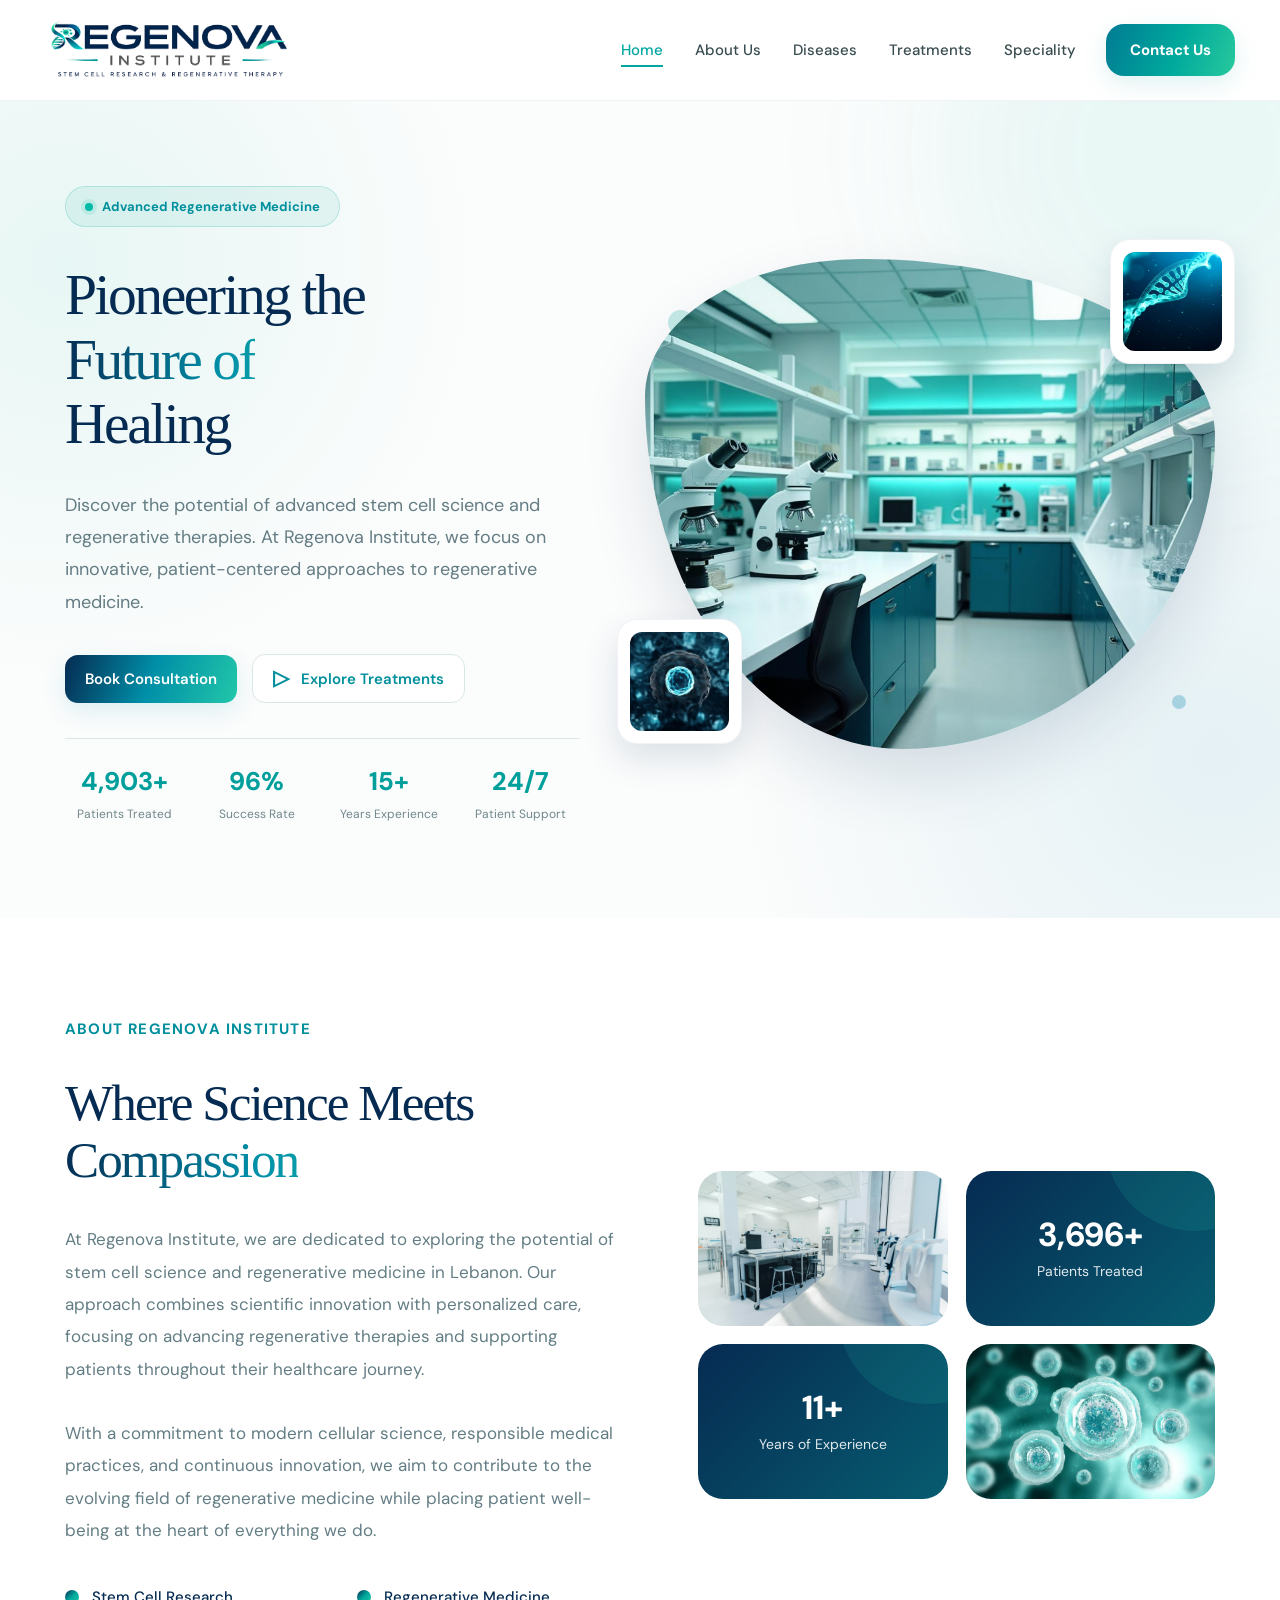
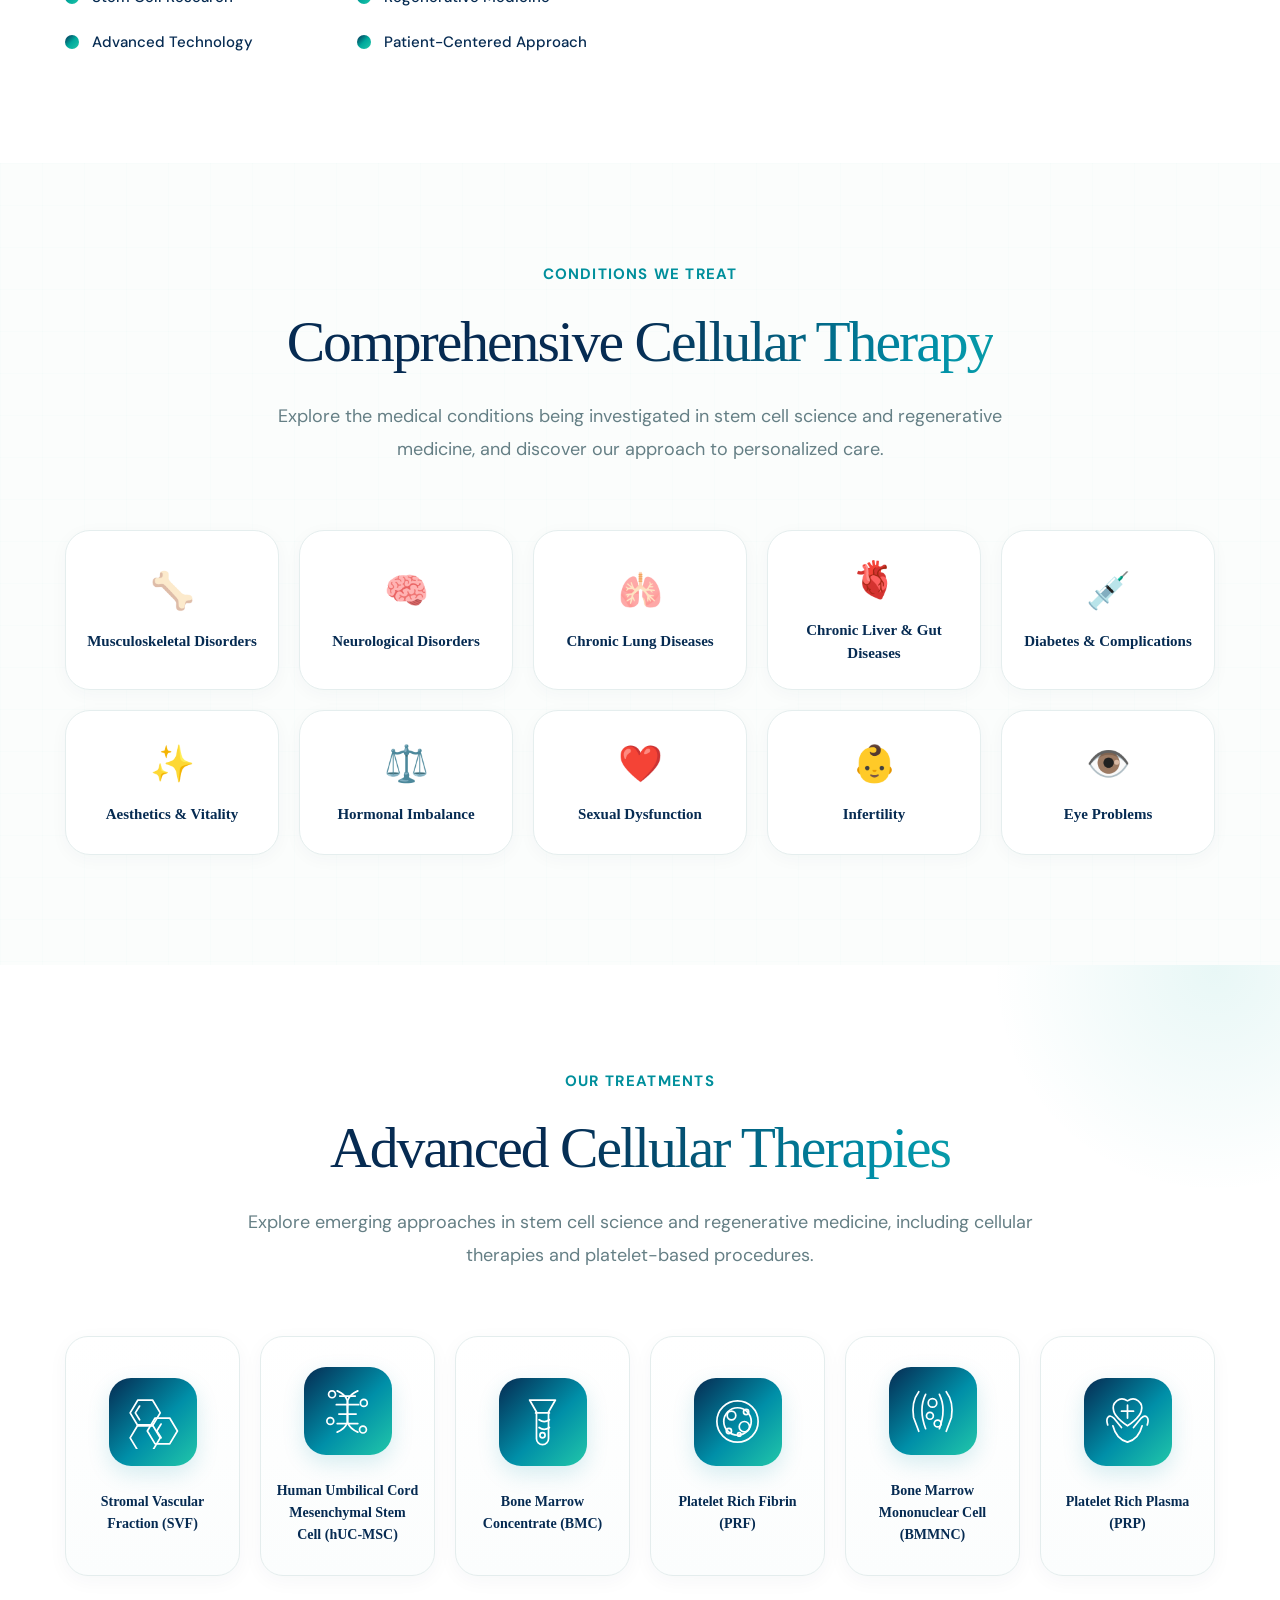
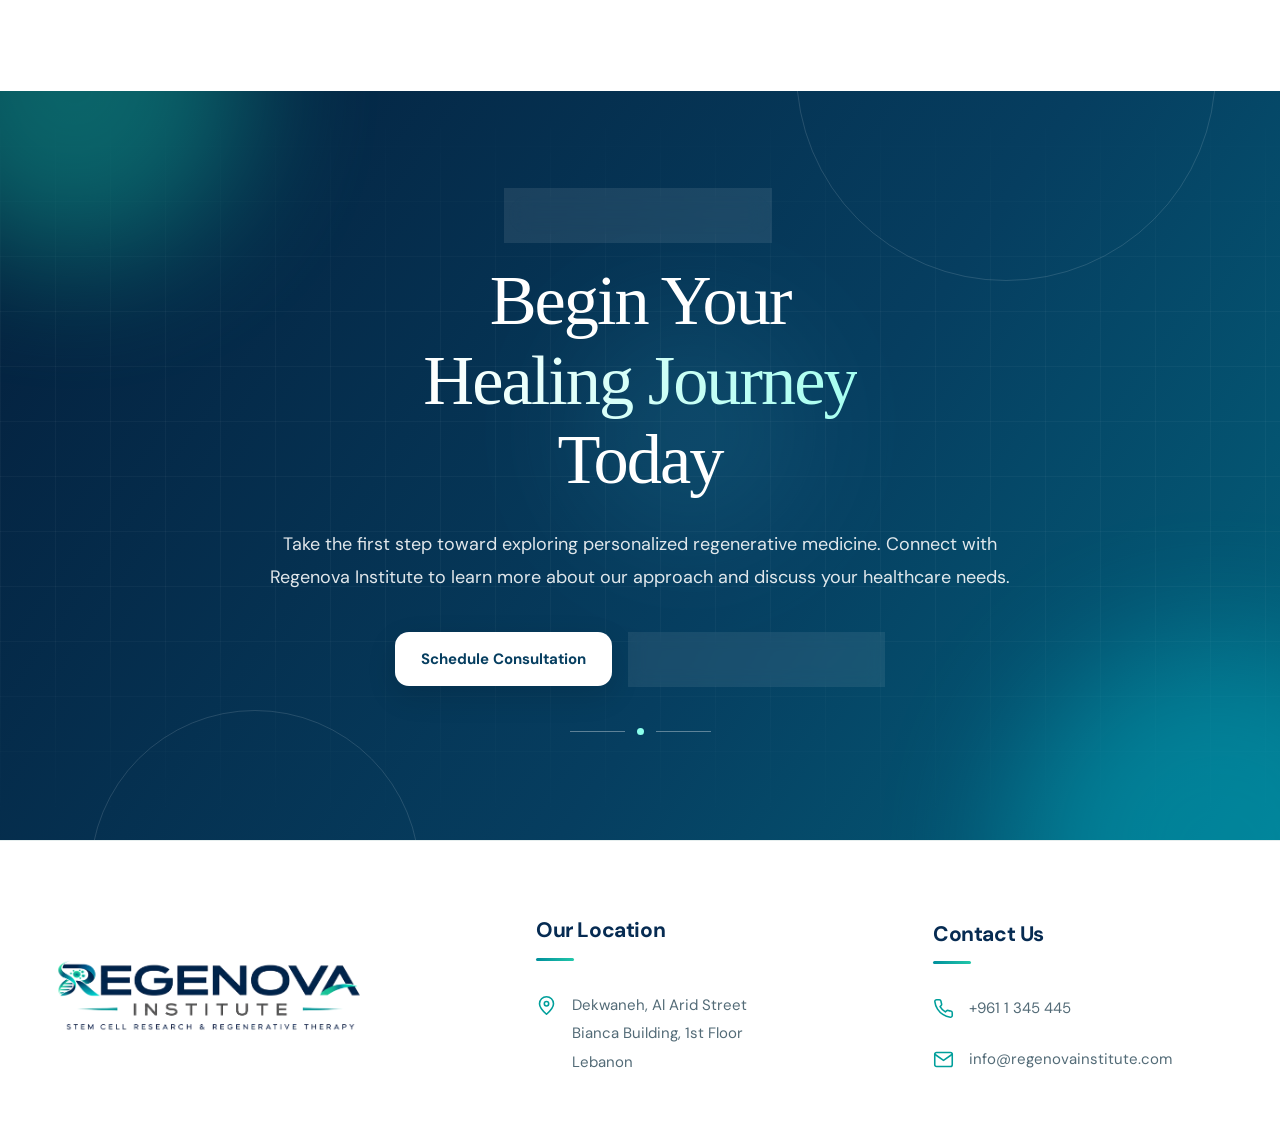
<file: index.html>
<!DOCTYPE html>
<html lang="en">

<head>
    <meta charset="UTF-8">
    <meta name="viewport" content="width=device-width, initial-scale=1.0">

    <title>Regenova Institute | Stem Cell & Regenerative Therapy</title>
    <meta name="description"
        content="Discover Regenova Institute in Dekwaneh, Lebanon, dedicated to stem cell research and regenerative medicine.">

    <link rel="icon" type="image/png" href="assets/img/Regenova%20final.png">
    <link rel="apple-touch-icon" href="assets/img/Regenova%20final.png">

    <link rel="stylesheet" href="assets/css/style.css">
</head>

<body>

    <!-- HEADER -->
    <header class="site-header" id="siteHeader">
        <div class="header-container">

            <!-- LOGO -->
            <a href="index.html" class="header-logo" aria-label="Regenova Institute Home">
                <img src="assets/img/Regenova%20final.png" alt="Regenova Institute Logo">
            </a>

            <!-- DESKTOP NAVIGATION -->
            <nav class="desktop-nav" aria-label="Main navigation">
                <a href="index.html" class="nav-link active" aria-current="page">Home</a>
                <a href="about.html" class="nav-link">About Us</a>
                <a href="diseases.html" class="nav-link">Diseases</a>
                <a href="treatments.html" class="nav-link">Treatments</a>
                <a href="speciality.html" class="nav-link">Speciality</a>
            </nav>

            <!-- CONTACT BUTTON -->
            <a href="contact.html" class="header-contact">
                <span>Contact Us</span>
              
            </a>

            <!-- HAMBURGER -->
            <button class="menu-toggle" id="menuToggle" type="button" aria-label="Open navigation menu"
                aria-expanded="false" aria-controls="mobileNav">
                <span></span>
                <span></span>
                <span></span>
            </button>

        </div>

        <!-- MOBILE MENU -->
        <nav class="mobile-nav" id="mobileNav" aria-label="Mobile navigation" inert>
            <div class="mobile-nav-inner">

                <a href="index.html" class="mobile-link active" aria-current="page">Home</a>
                <a href="about.html" class="mobile-link">About Us</a>
                <a href="diseases.html" class="mobile-link">Diseases</a>
                <a href="treatments.html" class="mobile-link">Treatments</a>
                <a href="speciality.html" class="mobile-link">Speciality</a>

                <a href="contact.html" class="mobile-contact">
                    Contact Us 
                </a>

            </div>
        </nav>

    </header>

    <!-- HOMEPAGE CONTENT -->
    <main id="mainContent">


        <!-- ==========================================
     REGENOVA HOMEPAGE HERO
========================================== -->

        <section class="home-hero" aria-labelledby="homeHeroTitle">

            <div class="home-hero-container">

                <!-- INTRODUCTION -->
                <div class="home-hero-content">

                    <div class="home-hero-badge">
                        <span class="home-hero-badge-dot"></span>
                        Advanced Regenerative Medicine
                    </div>

                    <h1 id="homeHeroTitle">
                        Pioneering the
                        <span class="home-hero-gradient-text">
                            Future of
                        </span>
                        Healing
                    </h1>

                    <p class="home-hero-description">
                        Discover the potential of advanced stem cell science
                        and regenerative therapies. At Regenova Institute,
                        we focus on innovative, patient-centered approaches
                        to regenerative medicine.
                    </p>

                    <!-- BUTTONS -->
                    <div class="home-hero-actions">

                        <a href="contact.html" class="home-hero-primary-btn">
                            Book Consultation
                       
                        </a>

                        <a href="treatments.html" class="home-hero-secondary-btn">
                            <span class="home-hero-play" aria-hidden="true">▷</span>
                            Explore Treatments
                        </a>

                    </div>

                </div>

                <!-- RIGHT: ANIMATED IMAGE -->
                <div class="home-hero-visual">

                    <div class="home-hero-image-glow"></div>

                    <!-- MAIN LABORATORY PHOTO -->
                    <div class="home-hero-image-shape">
                        <img src="assets/img/home-hero.png"
                            alt="Modern regenerative medicine and biotechnology laboratory" fetchpriority="high">
                    </div>

                    <!-- FLOATING STEM CELL IMAGE -->
                    <div class="home-hero-floating-card home-hero-floating-cell">
                        <img src="assets/img/home-stem-cell.png" alt="Stem cell scientific illustration" loading="lazy">
                    </div>

                    <!-- FLOATING DNA IMAGE -->
                    <div class="home-hero-floating-card home-hero-floating-dna">
                        <img src="assets/img/home-dna.png" alt="DNA molecular structure" loading="lazy">
                    </div>

                    <!-- DECORATIVE ELEMENTS -->
                    <span class="home-hero-orbit home-hero-orbit-one" aria-hidden="true"></span>
                    <span class="home-hero-orbit home-hero-orbit-two" aria-hidden="true"></span>

                </div>

                <!-- ANIMATED NUMBERS -->
                <div class="home-hero-stats" aria-label="Institute statistics">

                    <div class="home-hero-stat">
                        <strong>
                            <span class="home-counter" data-target="5000">5000</span>+
                        </strong>
                        <span>Patients Treated</span>
                    </div>

                    <div class="home-hero-stat">
                        <strong>
                            <span class="home-counter" data-target="98">98</span>%
                        </strong>
                        <span>Success Rate</span>
                    </div>

                    <div class="home-hero-stat">
                        <strong>
                            <span class="home-counter" data-target="15">15</span>+
                        </strong>
                        <span>Years Experience</span>
                    </div>

                    <div class="home-hero-stat">
                        <strong>24/7</strong>
                        <span>Patient Support</span>
                    </div>

                </div>

            </div>

        </section>


        <!-- ==========================================
     ABOUT REGENOVA - HOMEPAGE
========================================== -->

        <section class="home-about" id="homeAbout" aria-labelledby="homeAboutTitle">

            <div class="home-about-container">

                <!-- LEFT: CONTENT -->
                <div class="home-about-content">

                    <span class="home-about-label">
                        ABOUT REGENOVA INSTITUTE
                    </span>

                    <h2 id="homeAboutTitle">
                        Where Science Meets
                        <span class="home-about-gradient">
                            Compassion
                        </span>
                    </h2>

                    <p>
                        At Regenova Institute, we are dedicated to exploring
                        the potential of stem cell science and regenerative
                        medicine in Lebanon. Our approach combines scientific
                        innovation with personalized care, focusing on
                        advancing regenerative therapies and supporting
                        patients throughout their healthcare journey.
                    </p>

                    <p>
                        With a commitment to modern cellular science,
                        responsible medical practices, and continuous
                        innovation, we aim to contribute to the evolving
                        field of regenerative medicine while placing
                        patient well-being at the heart of everything we do.
                    </p>

                    <!-- FEATURES -->
                    <div class="home-about-features">

                        <div class="home-about-feature">
                            <span class="home-about-feature-dot"></span>
                            Stem Cell Research
                        </div>

                        <div class="home-about-feature">
                            <span class="home-about-feature-dot"></span>
                            Regenerative Medicine
                        </div>

                        <div class="home-about-feature">
                            <span class="home-about-feature-dot"></span>
                            Advanced Technology
                        </div>

                        <div class="home-about-feature">
                            <span class="home-about-feature-dot"></span>
                            Patient-Centered Approach
                        </div>

                    </div>

                </div>

                <!-- RIGHT: IMAGE & STATISTICS GRID -->
                <div class="home-about-visual">

                    <!-- TOP LEFT: LABORATORY IMAGE -->
                    <div class="home-about-image home-about-image-lab">
                        <img src="assets/img/about-lab.png" alt="Advanced regenerative medicine laboratory"
                            loading="lazy">
                    </div>

                    <!-- TOP RIGHT: STATISTIC -->
                    <div class="home-about-stat home-about-stat-top">
                        <strong>
                            <span class="home-about-counter" data-target="5000">5,000</span>+
                        </strong>
                        <span>Patients Treated</span>
                    </div>

                    <!-- BOTTOM LEFT: STATISTIC -->
                    <div class="home-about-stat home-about-stat-bottom">
                        <strong>
                            <span class="home-about-counter" data-target="15">15</span>+
                        </strong>
                        <span>Years of Experience</span>
                    </div>

                    <!-- BOTTOM RIGHT: SCIENTIFIC IMAGE -->
                    <div class="home-about-image home-about-image-science">
                        <img src="assets/img/about-science.png" alt="Stem cell research and cellular science"
                            loading="lazy">
                    </div>

                </div>

            </div>

        </section>


        <!-- ==========================================
     CONDITIONS WE TREAT - HOMEPAGE
========================================== -->

        <section class="home-conditions" id="homeConditions" aria-labelledby="homeConditionsTitle">

            <div class="home-conditions-container">

                <!-- SECTION HEADING -->
                <div class="home-conditions-heading">

                    <span class="home-conditions-label">
                        CONDITIONS WE TREAT
                    </span>

                    <h2 id="homeConditionsTitle">
                        Comprehensive
                        <span class="home-conditions-gradient">
                            Cellular Therapy
                        </span>
                    </h2>

                    <p>
                        Explore the medical conditions being investigated
                        in stem cell science and regenerative medicine,
                        and discover our approach to personalized care.
                    </p>

                </div>

                <!-- CONDITIONS GRID -->
                <div class="home-conditions-grid">

                    <!-- 1 -->
                    <article class="home-condition-card">
                        <span class="home-condition-icon" aria-hidden="true">🦴</span>
                        <h3>Musculoskeletal Disorders</h3>
                    </article>

                    <!-- 2 -->
                    <article class="home-condition-card">
                        <span class="home-condition-icon" aria-hidden="true">🧠</span>
                        <h3>Neurological Disorders</h3>
                    </article>

                    <!-- 3 -->
                    <article class="home-condition-card">
                        <span class="home-condition-icon" aria-hidden="true">🫁</span>
                        <h3>Chronic Lung Diseases</h3>
                    </article>

                    <!-- 4 -->
                    <article class="home-condition-card">
                        <span class="home-condition-icon" aria-hidden="true">🫀</span>
                        <h3>Chronic Liver &amp; Gut Diseases</h3>
                    </article>

                    <!-- 5 -->
                    <article class="home-condition-card">
                        <span class="home-condition-icon" aria-hidden="true">💉</span>
                        <h3>Diabetes &amp; Complications</h3>
                    </article>

                    <!-- 6 -->
                    <article class="home-condition-card">
                        <span class="home-condition-icon" aria-hidden="true">✨</span>
                        <h3>Aesthetics &amp; Vitality</h3>
                    </article>

                    <!-- 7 -->
                    <article class="home-condition-card">
                        <span class="home-condition-icon" aria-hidden="true">⚖️</span>
                        <h3>Hormonal Imbalance</h3>
                    </article>

                    <!-- 8 -->
                    <article class="home-condition-card">
                        <span class="home-condition-icon" aria-hidden="true">❤️</span>
                        <h3>Sexual Dysfunction</h3>
                    </article>

                    <!-- 9 -->
                    <article class="home-condition-card">
                        <span class="home-condition-icon" aria-hidden="true">👶</span>
                        <h3>Infertility</h3>
                    </article>

                    <!-- 10 -->
                    <article class="home-condition-card">
                        <span class="home-condition-icon" aria-hidden="true">👁️</span>
                        <h3>Eye Problems</h3>
                    </article>

                </div>

            </div>

        </section>


        <!-- ==========================================
     HOME - ADVANCED CELLULAR THERAPIES
========================================== -->

        <section class="home-therapies" id="homeTherapies" aria-labelledby="homeTherapiesTitle">

            <div class="home-therapies-container">

                <!-- SECTION HEADING -->
                <div class="home-therapies-heading">

                    <span class="home-therapies-label">
                        OUR TREATMENTS
                    </span>

                    <h2 id="homeTherapiesTitle">
                        Advanced
                        <span class="home-therapies-gradient">
                            Cellular Therapies
                        </span>
                    </h2>

                    <p>
                        Explore emerging approaches in stem cell science
                        and regenerative medicine, including cellular
                        therapies and platelet-based procedures.
                    </p>

                </div>

                <!-- TREATMENTS GRID -->
                <div class="home-therapies-grid">

                    <!-- 1. SVF -->
                    <article class="home-therapy-card">

                        <div class="home-therapy-icon">
                            <svg viewBox="0 0 64 64" fill="none" stroke="currentColor" stroke-width="2"
                                stroke-linecap="round" stroke-linejoin="round" aria-hidden="true">
                                <path d="M15 7h17l9 15-9 15H15L6 22Z" />
                                <path d="M35 28h17l9 15-9 15H35l-9-15Z" />
                                <path d="M15 36h17l9 15-9 15H15L6 51Z" />
                                <path d="m17 14-5 8 5 8" />
                                <path d="m42 35-5 8 5 8" />
                            </svg>
                        </div>

                        <h3>Stromal Vascular Fraction (SVF)</h3>

                    </article>

                    <!-- 2. UMBILICAL CORD MSC -->
                    <article class="home-therapy-card">

                        <div class="home-therapy-icon">
                            <svg viewBox="0 0 64 64" fill="none" stroke="currentColor" stroke-width="2"
                                stroke-linecap="round" stroke-linejoin="round" aria-hidden="true">
                                <path d="M20 8c28 12-4 36 24 48" />
                                <path d="M44 8C16 20 48 44 20 56" />
                                <path d="M23 14h18M19 24h26M22 35h20M20 46h24" />
                                <circle cx="14" cy="12" r="4" />
                                <circle cx="51" cy="22" r="4" />
                                <circle cx="12" cy="43" r="4" />
                                <circle cx="50" cy="53" r="4" />
                            </svg>
                        </div>

                        <h3>
                            Human Umbilical Cord Mesenchymal
                            Stem Cell (hUC-MSC)
                        </h3>

                    </article>

                    <!-- 3. BMC -->
                    <article class="home-therapy-card">

                        <div class="home-therapy-icon">
                            <svg viewBox="0 0 64 64" fill="none" stroke="currentColor" stroke-width="2"
                                stroke-linecap="round" stroke-linejoin="round" aria-hidden="true">
                                <path d="M17 7h30l-8 14v31a7 7 0 0 1-14 0V21Z" />
                                <path d="M24 22h16" />
                                <path d="M28 30c4 3 8 3 12 0" />
                                <path d="M28 39c4 3 8 3 12 0" />
                                <circle cx="32" cy="48" r="3" />
                            </svg>
                        </div>

                        <h3>Bone Marrow Concentrate (BMC)</h3>

                    </article>

                    <!-- 4. PRF -->
                    <article class="home-therapy-card">

                        <div class="home-therapy-icon">
                            <svg viewBox="0 0 64 64" fill="none" stroke="currentColor" stroke-width="2"
                                stroke-linecap="round" stroke-linejoin="round" aria-hidden="true">
                                <circle cx="32" cy="32" r="24" />
                                <circle cx="32" cy="32" r="16" />
                                <circle cx="25" cy="25" r="5" />
                                <circle cx="40" cy="38" r="6" />
                                <circle cx="22" cy="43" r="3" />
                                <circle cx="42" cy="21" r="3" />
                                <circle cx="34" cy="47" r="2" />
                            </svg>
                        </div>

                        <h3>Platelet Rich Fibrin (PRF)</h3>

                    </article>

                    <!-- 5. BMMNC -->
                    <article class="home-therapy-card">

                        <div class="home-therapy-icon">
                            <svg viewBox="0 0 64 64" fill="none" stroke="currentColor" stroke-width="2"
                                stroke-linecap="round" stroke-linejoin="round" aria-hidden="true">
                                <path d="M16 9c-6 8-8 18-6 30l6 16" />
                                <path d="M48 9c6 8 8 18 6 30l-6 16" />
                                <path d="M24 12c-6 12-6 24 0 40" />
                                <path d="M40 12c6 12 6 24 0 40" />
                                <circle cx="32" cy="22" r="5" />
                                <circle cx="29" cy="37" r="4" />
                                <circle cx="38" cy="46" r="4" />
                            </svg>
                        </div>

                        <h3>
                            Bone Marrow Mononuclear
                            Cell (BMMNC)
                        </h3>

                    </article>

                    <!-- 6. PRP -->
                    <article class="home-therapy-card">

                        <div class="home-therapy-icon">
                            <svg viewBox="0 0 64 64" fill="none" stroke="currentColor" stroke-width="2"
                                stroke-linecap="round" stroke-linejoin="round" aria-hidden="true">
                                <path d="M9 36c-3-9 2-13 7-8l9 11" />
                                <path d="M55 36c3-9-2-13-7-8L39 39" />
                                <path d="M15 37c3 12 9 17 17 19" />
                                <path d="M49 37c-3 12-9 17-17 19" />
                                <path d="M32 8c-9-6-19 2-16 12 2 8 16 17 16 17s14-9 16-17C51 10 41 2 32 8Z" />
                                <path d="M32 13v15M25 20h14" />
                            </svg>
                        </div>

                        <h3>Platelet Rich Plasma (PRP)</h3>

                    </article>

                </div>

            </div>

        </section>


        <!-- ==========================================
     REGENOVA - HOMEPAGE CTA SECTION
========================================== -->

        <section class="home-cta" id="homeCTA" aria-labelledby="homeCTATitle">

            <!-- ANIMATED BACKGROUND ELEMENTS -->
            <div class="home-cta-background" aria-hidden="true">

                <span class="home-cta-glow home-cta-glow-one"></span>
                <span class="home-cta-glow home-cta-glow-two"></span>
                <span class="home-cta-glow home-cta-glow-three"></span>

                <span class="home-cta-circle home-cta-circle-one"></span>
                <span class="home-cta-circle home-cta-circle-two"></span>

            </div>

            <!-- CONTENT -->
            <div class="home-cta-container">

                <span class="home-cta-label">
                    <span class="home-cta-label-dot"></span>
                    YOUR HEALTH, OUR PRIORITY
                </span>

                <h2 id="homeCTATitle">
                    Begin Your
                    <span>Healing Journey</span>
                    Today
                </h2>

                <p>
                    Take the first step toward exploring personalized
                    regenerative medicine. Connect with Regenova Institute
                    to learn more about our approach and discuss your
                    healthcare needs.
                </p>

                <!-- ACTION BUTTONS -->
                <div class="home-cta-actions">

                    <a href="contact.html" class="home-cta-primary">
                        Schedule Consultation
                        
                    </a>

                    <a href="treatments.html" class="home-cta-secondary">
                        Explore Our Treatments
                        <span aria-hidden="true">→</span>
                    </a>

                </div>

                <!-- DECORATIVE LINE -->
                <div class="home-cta-decoration" aria-hidden="true">
                    <span></span>
                    <span class="home-cta-decoration-dot"></span>
                    <span></span>
                </div>

            </div>

        </section>








    </main>













    <!-- =========================
     REGENOVA FOOTER
========================= -->

    <footer class="site-footer">

        <div class="footer-container">

            <!-- LEFT: LOGO -->
            <div class="footer-column footer-brand">

                <a href="index.html" class="footer-logo">
                    <img src="assets/img/Regenova%20final.png" alt="Regenova Institute Logo">
                </a>

            </div>

            <!-- MIDDLE: ADDRESS -->
            <div class="footer-column footer-address">

                <h3 class="footer-heading">Our Location</h3>

                <div class="footer-info">

                    <svg viewBox="0 0 24 24" fill="none" stroke="currentColor" stroke-width="1.8" stroke-linecap="round"
                        stroke-linejoin="round" aria-hidden="true">
                        <path d="M20 10c0 5-8 12-8 12S4 15 4 10a8 8 0 1 1 16 0Z" />
                        <circle cx="12" cy="10" r="2.5" />
                    </svg>

                    <p>
                        Dekwaneh, Al Arid Street<br>
                        Bianca Building, 1st Floor<br>
                        Lebanon
                    </p>

                </div>

            </div>

            <!-- RIGHT: CONTACT -->
            <div class="footer-column footer-contact">

                <h3 class="footer-heading">Contact Us</h3>

                <!-- PHONE -->
                <a href="tel:+9611345445" class="footer-info">

                    <svg viewBox="0 0 24 24" fill="none" stroke="currentColor" stroke-width="1.8" stroke-linecap="round"
                        stroke-linejoin="round" aria-hidden="true">
                        <path d="M22 16.9v3a2 2 0 0 1-2.2 2
                   19.8 19.8 0 0 1-8.6-3.1
                   19.5 19.5 0 0 1-6-6
                   19.8 19.8 0 0 1-3.1-8.7
                   A2 2 0 0 1 4.1 2h3
                   a2 2 0 0 1 2 1.7
                   c.13.96.36 1.9.68 2.8
                   a2 2 0 0 1-.45 2.1L8.1 9.9
                   a16 16 0 0 0 6 6l1.3-1.2
                   a2 2 0 0 1 2.1-.45
                   c.9.32 1.84.55 2.8.68
                   A2 2 0 0 1 22 16.9Z" />
                    </svg>

                    <span>+961 1 345 445</span>

                </a>

                <!-- EMAIL -->
                <a href="mailto:info@regenovainstitute.com" class="footer-info">

                    <svg viewBox="0 0 24 24" fill="none" stroke="currentColor" stroke-width="1.8" stroke-linecap="round"
                        stroke-linejoin="round" aria-hidden="true">
                        <rect x="2" y="4" width="20" height="16" rx="2" />
                        <path d="m2 6 10 7 10-7" />
                    </svg>

                    <span>info@regenovainstitute.com</span>

                </a>

            </div>

        </div>

    </footer>




    <script src="assets/js/app.js" defer></script>

</body>

</html>
</file>
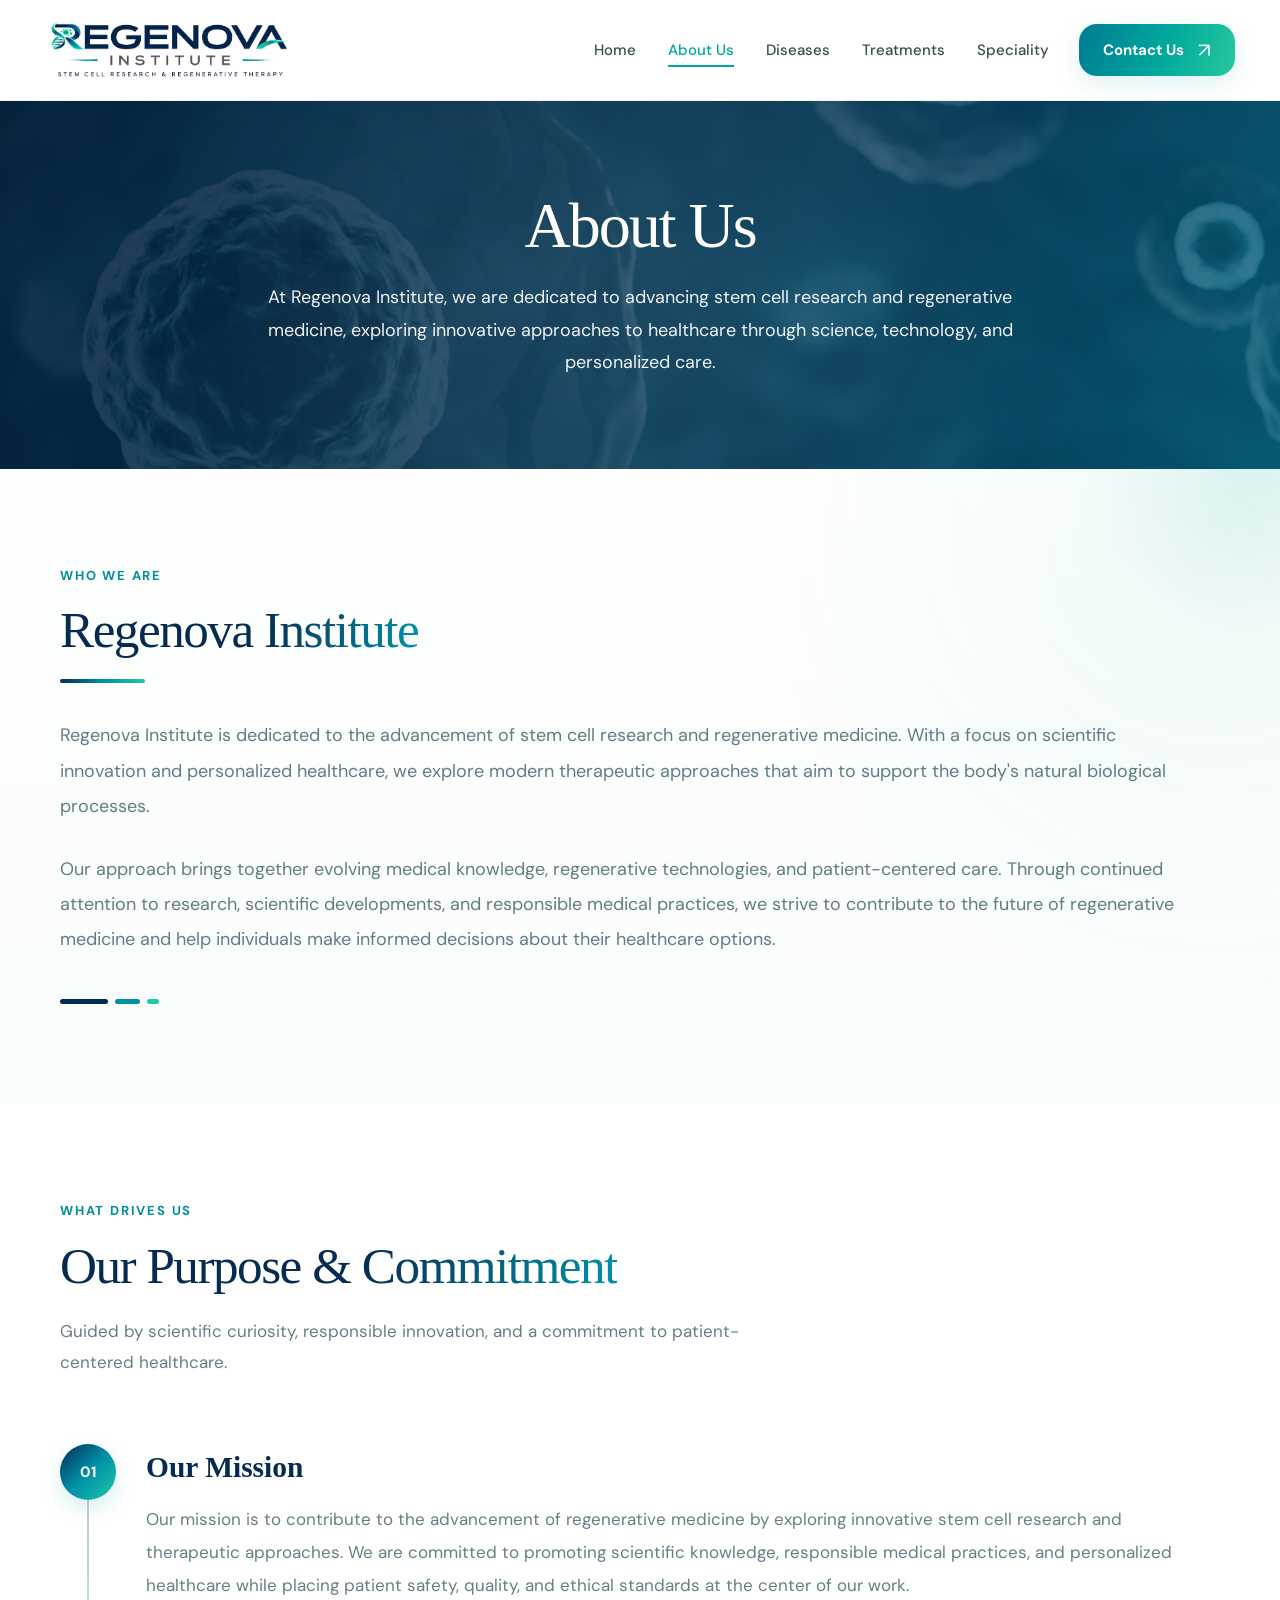
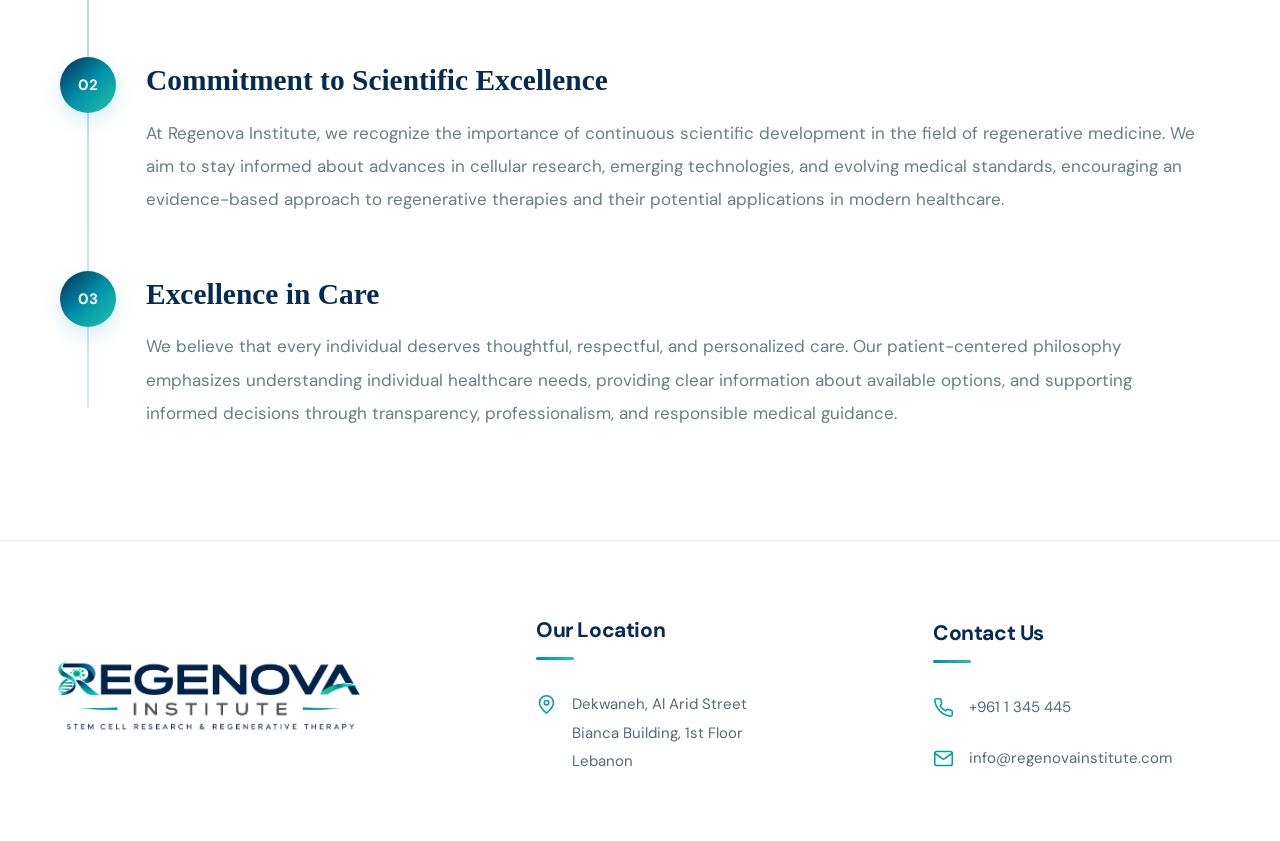
<file: about.html>
<!DOCTYPE html>
<html lang="en">

<head>
    <meta charset="UTF-8">
    <meta name="viewport" content="width=device-width, initial-scale=1.0">

    <title>About Us | Regenova Institute</title>
    <meta name="description"
        content="Learn about Regenova Institute in Dekwaneh, Lebanon, and our focus on stem cell research and regenerative medicine.">

    <link rel="icon" type="image/png" href="assets/img/Regenova%20final.png">
    <link rel="apple-touch-icon" href="assets/img/Regenova%20final.png">
    <link rel="stylesheet" href="assets/css/style.css">
</head>

<body>

    <!-- HEADER -->
    <header class="site-header" id="siteHeader">
        <div class="header-container">

            <!-- LOGO -->
            <a href="index.html" class="header-logo" aria-label="Regenova Institute Home">
                <img src="assets/img/Regenova%20final.png" alt="Regenova Institute Logo">
            </a>

            <!-- DESKTOP NAVIGATION -->
            <nav class="desktop-nav" aria-label="Main navigation">
                <a href="index.html" class="nav-link">Home</a>
                <a href="about.html" class="nav-link active" aria-current="page">About Us</a>
                <a href="diseases.html" class="nav-link">Diseases</a>
                <a href="treatments.html" class="nav-link">Treatments</a>
                <a href="speciality.html" class="nav-link">Speciality</a>
            </nav>

            <!-- CONTACT BUTTON -->
            <a href="contact.html" class="header-contact">
                <span>Contact Us</span>
                <span class="contact-arrow" aria-hidden="true">↗</span>
            </a>

            <!-- HAMBURGER -->
            <button class="menu-toggle" id="menuToggle" type="button" aria-label="Open navigation menu"
                aria-expanded="false" aria-controls="mobileNav">
                <span></span>
                <span></span>
                <span></span>
            </button>

        </div>

        <!-- MOBILE MENU -->
        <nav class="mobile-nav" id="mobileNav" aria-label="Mobile navigation" inert>
            <div class="mobile-nav-inner">
                <a href="index.html" class="mobile-link">Home</a>
                <a href="about.html" class="mobile-link active" aria-current="page">About Us</a>
                <a href="diseases.html" class="mobile-link">Diseases</a>
                <a href="treatments.html" class="mobile-link">Treatments</a>
                <a href="speciality.html" class="mobile-link">Speciality</a>

                <a href="contact.html" class="mobile-contact">
                    Contact Us 
                </a>
            </div>
        </nav>
    </header>

    <!-- ABOUT PAGE CONTENT -->
    <main id="mainContent">



        <!-- ==========================================
     REGENOVA - ABOUT US HERO
========================================== -->

        <section class="about-hero" id="aboutHero" aria-labelledby="aboutHeroTitle">

            <!-- MOVING BACKGROUND -->
            <div class="about-hero-background" aria-hidden="true"></div>

            <!-- GRADIENT OVERLAY -->
            <div class="about-hero-overlay" aria-hidden="true"></div>

            <!-- CONTENT -->
            <div class="about-hero-container">

                <h1 id="aboutHeroTitle">
                    About Us
                </h1>

                <p>
                    At Regenova Institute, we are dedicated to advancing
                    stem cell research and regenerative medicine,
                    exploring innovative approaches to healthcare
                    through science, technology, and personalized care.
                </p>

            </div>

        </section>


        <!-- ==========================================
     REGENOVA - ABOUT INTRODUCTION
========================================== -->

        <section class="about-intro" id="aboutIntro" aria-labelledby="aboutIntroTitle">

            <div class="about-intro-container">

                <!-- SECTION HEADING -->
                <div class="about-intro-heading">

                    <span class="about-intro-label">
                        WHO WE ARE
                    </span>

                    <h2 id="aboutIntroTitle">
                        Regenova <span>Institute</span>
                    </h2>

                    <div class="about-intro-line" aria-hidden="true"></div>

                </div>

                <!-- INTRODUCTION CONTENT -->
                <div class="about-intro-content">

                    <p>
                        Regenova Institute is dedicated to the advancement
                        of stem cell research and regenerative medicine.
                        With a focus on scientific innovation and
                        personalized healthcare, we explore modern
                        therapeutic approaches that aim to support
                        the body's natural biological processes.
                    </p>

                    <p>
                        Our approach brings together evolving medical
                        knowledge, regenerative technologies, and
                        patient-centered care. Through continued
                        attention to research, scientific developments,
                        and responsible medical practices, we strive
                        to contribute to the future of regenerative
                        medicine and help individuals make informed
                        decisions about their healthcare options.
                    </p>

                </div>

                <!-- DECORATIVE ACCENT -->
                <div class="about-intro-bottom" aria-hidden="true">
                    <span></span>
                    <span></span>
                    <span></span>
                </div>

            </div>

        </section>


        <!-- ==========================================
     REGENOVA - MISSION & COMMITMENTS
========================================== -->

        <section class="about-values" id="aboutValues" aria-labelledby="aboutValuesTitle">

            <div class="about-values-container">

                <div class="about-values-intro">
                    <span class="about-values-label">WHAT DRIVES US</span>

                    <h2 id="aboutValuesTitle">
                        Our Purpose &amp;
                        <span>Commitment</span>
                    </h2>

                    <p>
                        Guided by scientific curiosity, responsible innovation,
                        and a commitment to patient-centered healthcare.
                    </p>
                </div>

                <div class="about-values-list">

                    <!-- OUR MISSION -->
                    <article class="about-value-item">

                        <div class="about-value-number" aria-hidden="true">
                            01
                        </div>

                        <div class="about-value-content">
                            <h3>Our Mission</h3>

                            <p>
                                Our mission is to contribute to the advancement
                                of regenerative medicine by exploring innovative
                                stem cell research and therapeutic approaches.
                                We are committed to promoting scientific knowledge,
                                responsible medical practices, and personalized
                                healthcare while placing patient safety, quality,
                                and ethical standards at the center of our work.
                            </p>
                        </div>

                    </article>

                    <!-- SCIENTIFIC EXCELLENCE -->
                    <article class="about-value-item">

                        <div class="about-value-number" aria-hidden="true">
                            02
                        </div>

                        <div class="about-value-content">
                            <h3>Commitment to Scientific Excellence</h3>

                            <p>
                                At Regenova Institute, we recognize the importance
                                of continuous scientific development in the field
                                of regenerative medicine. We aim to stay informed
                                about advances in cellular research, emerging
                                technologies, and evolving medical standards,
                                encouraging an evidence-based approach to
                                regenerative therapies and their potential
                                applications in modern healthcare.
                            </p>
                        </div>

                    </article>

                    <!-- EXCELLENCE IN CARE -->
                    <article class="about-value-item">

                        <div class="about-value-number" aria-hidden="true">
                            03
                        </div>

                        <div class="about-value-content">
                            <h3>Excellence in Care</h3>

                            <p>
                                We believe that every individual deserves
                                thoughtful, respectful, and personalized care.
                                Our patient-centered philosophy emphasizes
                                understanding individual healthcare needs,
                                providing clear information about available
                                options, and supporting informed decisions
                                through transparency, professionalism,
                                and responsible medical guidance.
                            </p>
                        </div>

                    </article>

                </div>

            </div>

        </section>








    </main>

    <!-- FOOTER -->
    <footer class="site-footer">
        <div class="footer-container">

            <!-- LEFT: LOGO -->
            <div class="footer-column footer-brand">
                <a href="index.html" class="footer-logo">
                    <img src="assets/img/Regenova%20final.png" alt="Regenova Institute Logo">
                </a>
            </div>

            <!-- MIDDLE: ADDRESS -->
            <div class="footer-column footer-address">
                <h3 class="footer-heading">Our Location</h3>

                <div class="footer-info">
                    <svg viewBox="0 0 24 24" fill="none" stroke="currentColor" stroke-width="1.8" stroke-linecap="round"
                        stroke-linejoin="round" aria-hidden="true">
                        <path d="M20 10c0 5-8 12-8 12S4 15 4 10a8 8 0 1 1 16 0Z" />
                        <circle cx="12" cy="10" r="2.5" />
                    </svg>

                    <p>
                        Dekwaneh, Al Arid Street<br>
                        Bianca Building, 1st Floor<br>
                        Lebanon
                    </p>
                </div>
            </div>

            <!-- RIGHT: CONTACT -->
            <div class="footer-column footer-contact">
                <h3 class="footer-heading">Contact Us</h3>

                <a href="tel:+9611345445" class="footer-info">
                    <svg viewBox="0 0 24 24" fill="none" stroke="currentColor" stroke-width="1.8" stroke-linecap="round"
                        stroke-linejoin="round" aria-hidden="true">
                        <path d="M22 16.9v3a2 2 0 0 1-2.2 2
                        19.8 19.8 0 0 1-8.6-3.1
                        19.5 19.5 0 0 1-6-6
                        19.8 19.8 0 0 1-3.1-8.7
                        A2 2 0 0 1 4.1 2h3
                        a2 2 0 0 1 2 1.7
                        c.13.96.36 1.9.68 2.8
                        a2 2 0 0 1-.45 2.1L8.1 9.9
                        a16 16 0 0 0 6 6l1.3-1.2
                        a2 2 0 0 1 2.1-.45
                        c.9.32 1.84.55 2.8.68
                        A2 2 0 0 1 22 16.9Z" />
                    </svg>
                    <span>+961 1 345 445</span>
                </a>

                <a href="mailto:info@regenovainstitute.com" class="footer-info">
                    <svg viewBox="0 0 24 24" fill="none" stroke="currentColor" stroke-width="1.8" stroke-linecap="round"
                        stroke-linejoin="round" aria-hidden="true">
                        <rect x="2" y="4" width="20" height="16" rx="2" />
                        <path d="m2 6 10 7 10-7" />
                    </svg>
                    <span>info@regenovainstitute.com</span>
                </a>
            </div>

        </div>
    </footer>

    <script src="assets/js/app.js" defer></script>
</body>

</html>
</file>
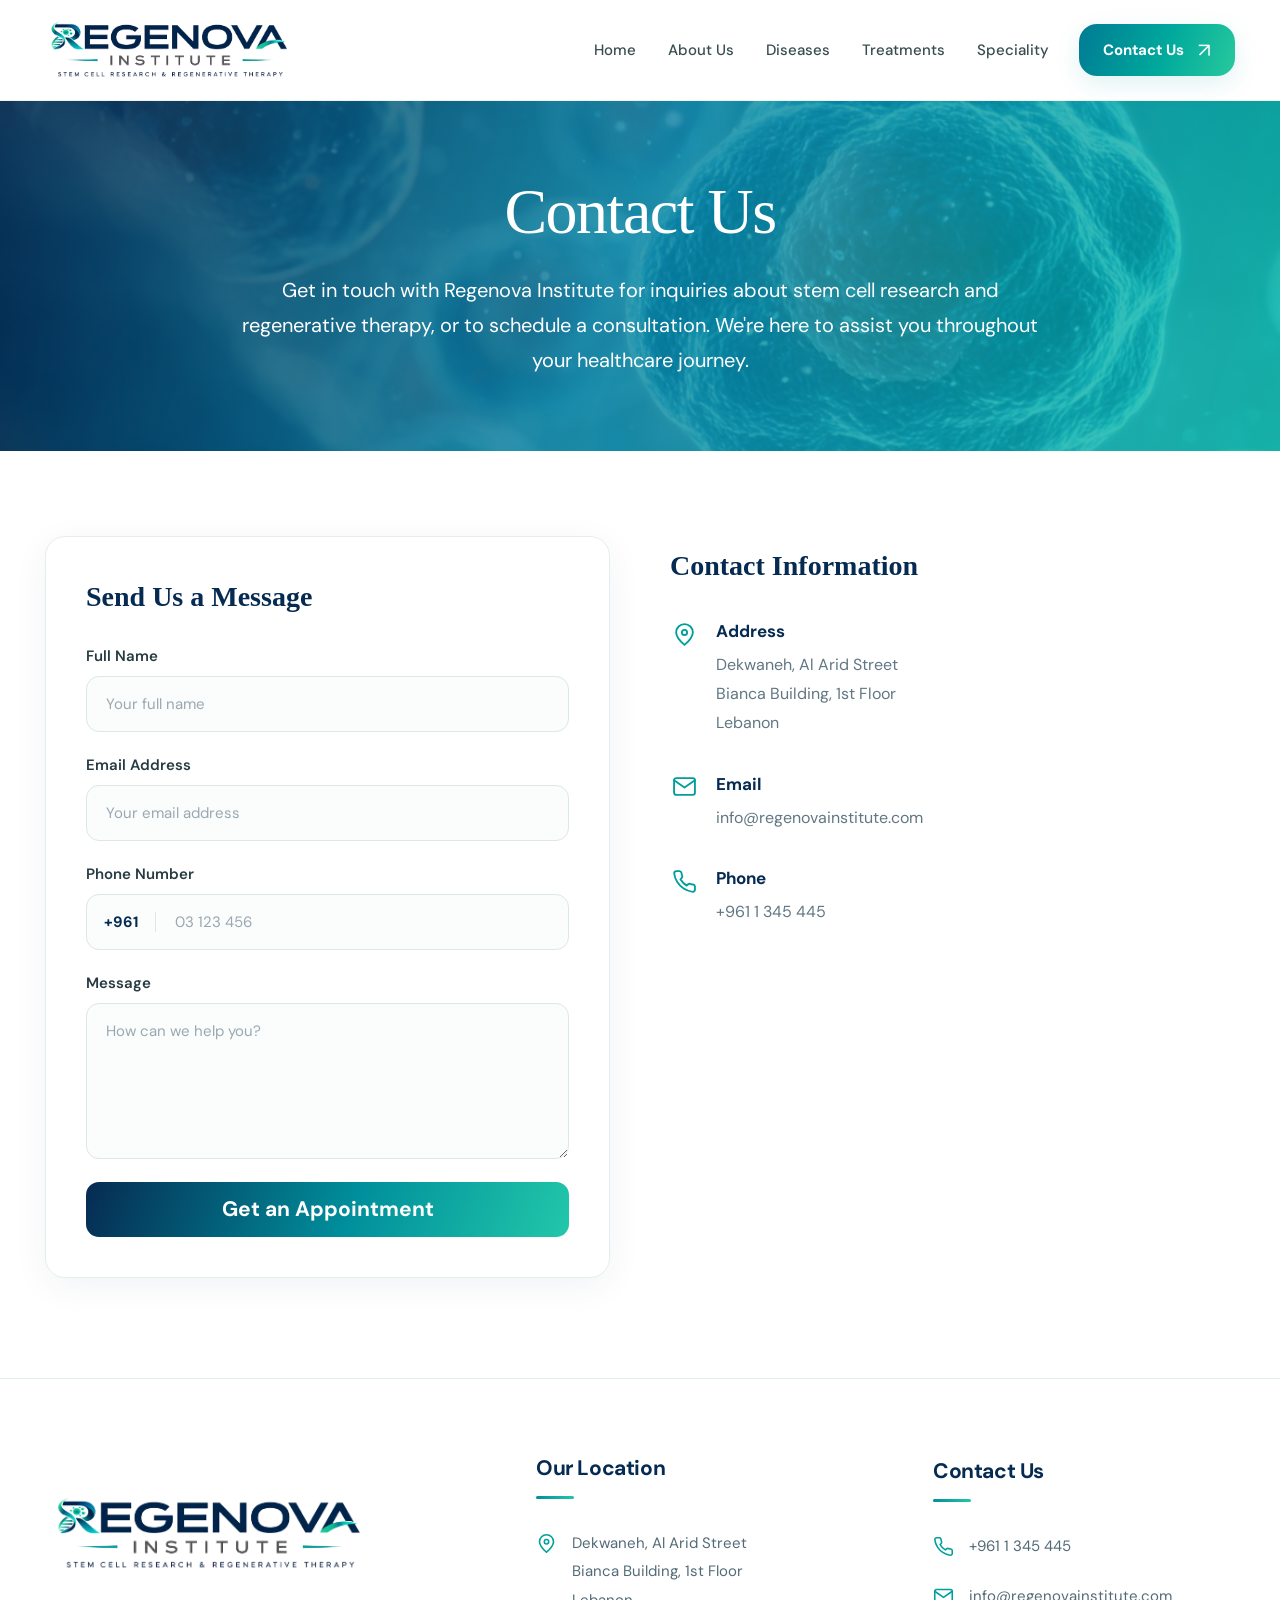
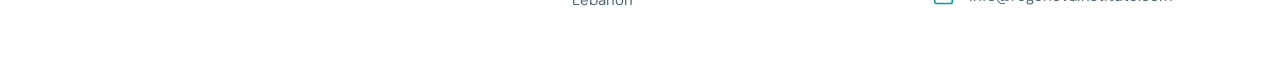
<file: contact.html>
<!DOCTYPE html>
<html lang="en">

<head>
    <meta charset="UTF-8">
    <meta name="viewport" content="width=device-width, initial-scale=1.0">

    <title>Contact Us | Regenova Institute</title>
    <meta name="description"
        content="Contact Regenova Institute in Dekwaneh, Lebanon. Find our address, phone number, and email for inquiries about regenerative medicine.">

    <link rel="icon" type="image/png" href="assets/img/Regenova%20final.png">
    <link rel="apple-touch-icon" href="assets/img/Regenova%20final.png">
    <link rel="stylesheet" href="assets/css/style.css">
</head>

<body>

    <!-- HEADER -->
    <header class="site-header" id="siteHeader">
        <div class="header-container">

            <a href="index.html" class="header-logo" aria-label="Regenova Institute Home">
                <img src="assets/img/Regenova%20final.png" alt="Regenova Institute Logo">
            </a>

            <!-- DESKTOP NAVIGATION -->
            <nav class="desktop-nav" aria-label="Main navigation">
                <a href="index.html" class="nav-link">Home</a>
                <a href="about.html" class="nav-link">About Us</a>
                <a href="diseases.html" class="nav-link">Diseases</a>
                <a href="treatments.html" class="nav-link">Treatments</a>
                <a href="speciality.html" class="nav-link">Speciality</a>
            </nav>

            <!-- ACTIVE CONTACT BUTTON -->
            <a href="contact.html" class="header-contact active" aria-current="page">
                <span>Contact Us</span>
                <span class="contact-arrow" aria-hidden="true">↗</span>
            </a>

            <!-- HAMBURGER -->
            <button class="menu-toggle" id="menuToggle" type="button" aria-label="Open navigation menu"
                aria-expanded="false" aria-controls="mobileNav">
                <span></span>
                <span></span>
                <span></span>
            </button>

        </div>

        <!-- MOBILE MENU -->
        <nav class="mobile-nav" id="mobileNav" aria-label="Mobile navigation" inert>
            <div class="mobile-nav-inner">
                <a href="index.html" class="mobile-link">Home</a>
                <a href="about.html" class="mobile-link">About Us</a>
                <a href="diseases.html" class="mobile-link">Diseases</a>
                <a href="treatments.html" class="mobile-link">Treatments</a>
                <a href="speciality.html" class="mobile-link">Speciality</a>

                <a href="contact.html" class="mobile-contact active" aria-current="page">
                    Contact Us 
                </a>
            </div>
        </nav>
    </header>

    <!-- CONTACT PAGE CONTENT -->
    <main id="mainContent">



        <!-- =========================
     CONTACT HERO SECTION
========================= -->

        <section class="contact-hero">

            <div class="contact-hero-overlay"></div>

            <div class="contact-hero-content">

                <h1>Contact Us</h1>

                <p>
                    Get in touch with Regenova Institute for inquiries
                    about stem cell research and regenerative therapy,
                    or to schedule a consultation. We're here to assist
                    you throughout your healthcare journey.
                </p>

            </div>

        </section>



        <!-- =====================================
     CONTACT FORM & INFORMATION
===================================== -->

        <section class="contact-section" id="contactFormSection">
            <div class="contact-section-container">

                <!-- LEFT: CONTACT FORM -->
                <div class="contact-form-card">

                    <h2>Send Us a Message</h2>

                    <form id="appointmentForm">

                        <!-- FULL NAME -->
                        <div class="contact-form-group">
                            <label for="appointmentName">Full Name</label>
                            <input type="text" id="appointmentName" name="fullName" placeholder="Your full name"
                                autocomplete="name" maxlength="100" required>
                        </div>

                        <!-- EMAIL -->
                        <div class="contact-form-group">
                            <label for="appointmentEmail">Email Address</label>
                            <input type="email" id="appointmentEmail" name="email" placeholder="Your email address"
                                autocomplete="email" required>
                        </div>

                        <!-- PHONE -->
                        <div class="contact-form-group">
                            <label for="appointmentPhone">Phone Number</label>

                            <div class="contact-phone-field">
                                <span class="contact-phone-prefix">+961</span>

                                <input type="tel" id="appointmentPhone" name="phone" placeholder="03 123 456"
                                    autocomplete="tel-national" inputmode="numeric" maxlength="8" required>
                            </div>
                        </div>

                        <!-- MESSAGE -->
                        <div class="contact-form-group">
                            <label for="appointmentMessage">Message</label>

                            <textarea id="appointmentMessage" name="message" rows="6" placeholder="How can we help you?"
                                maxlength="2000" required></textarea>
                        </div>

                        <!-- SUBMIT BUTTON -->
                        <button type="submit" class="contact-submit-btn">
                            <span>Get an Appointment</span>
                            
                        </button>

                    </form>

                </div>

                <!-- RIGHT: CONTACT INFORMATION -->
                <div class="contact-details">

                    <h2>Contact Information</h2>

                    <!-- ADDRESS -->
                    <div class="contact-detail-item">

                        <div class="contact-detail-icon">
                            <svg viewBox="0 0 24 24" fill="none" stroke="currentColor" stroke-width="1.8"
                                stroke-linecap="round" stroke-linejoin="round" aria-hidden="true">
                                <path d="M20 10c0 5-8 12-8 12S4 15 4 10a8 8 0 1 1 16 0Z" />
                                <circle cx="12" cy="10" r="2.5" />
                            </svg>
                        </div>

                        <div class="contact-detail-text">
                            <h3>Address</h3>
                            <p>
                                Dekwaneh, Al Arid Street<br>
                                Bianca Building, 1st Floor<br>
                                Lebanon
                            </p>
                        </div>

                    </div>

                    <!-- EMAIL -->
                    <div class="contact-detail-item">

                        <div class="contact-detail-icon">
                            <svg viewBox="0 0 24 24" fill="none" stroke="currentColor" stroke-width="1.8"
                                stroke-linecap="round" stroke-linejoin="round" aria-hidden="true">
                                <rect x="2" y="4" width="20" height="16" rx="2" />
                                <path d="m2 6 10 7 10-7" />
                            </svg>
                        </div>

                        <div class="contact-detail-text">
                            <h3>Email</h3>
                            <a href="mailto:info@regenovainstitute.com">
                                info@regenovainstitute.com
                            </a>
                        </div>

                    </div>

                    <!-- PHONE -->
                    <div class="contact-detail-item">

                        <div class="contact-detail-icon">
                            <svg viewBox="0 0 24 24" fill="none" stroke="currentColor" stroke-width="1.8"
                                stroke-linecap="round" stroke-linejoin="round" aria-hidden="true">
                                <path d="M22 16.9v3a2 2 0 0 1-2.2 2
                        19.8 19.8 0 0 1-8.6-3.1
                        19.5 19.5 0 0 1-6-6
                        19.8 19.8 0 0 1-3.1-8.7
                        A2 2 0 0 1 4.1 2h3
                        a2 2 0 0 1 2 1.7
                        c.13.96.36 1.9.68 2.8
                        a2 2 0 0 1-.45 2.1L8.1 9.9
                        a16 16 0 0 0 6 6l1.3-1.2
                        a2 2 0 0 1 2.1-.45
                        c.9.32 1.84.55 2.8.68
                        A2 2 0 0 1 22 16.9Z" />
                            </svg>
                        </div>

                        <div class="contact-detail-text">
                            <h3>Phone</h3>
                            <a href="tel:+9611345445">
                                +961 1 345 445
                            </a>
                        </div>

                    </div>

                </div>

            </div>
        </section>

        <!-- =====================================
     SUCCESS POPUP
===================================== -->

        <div class="appointment-modal" id="appointmentModal" role="dialog" aria-modal="true"
            aria-labelledby="appointmentSuccessTitle" aria-describedby="appointmentSuccessText" aria-hidden="true"
            inert>
            <div class="appointment-modal-card">

                <div class="appointment-success-icon" aria-hidden="true">
                    ✓
                </div>

                <h2 id="appointmentSuccessTitle">
                    Application Sent!
                </h2>

                <p id="appointmentSuccessText">
                    Your application has been sent successfully!
                    Our team will get back to you as soon as possible.
                </p>

                <button type="button" class="appointment-modal-close" id="closeAppointmentModal">
                    Close
                </button>

            </div>
        </div>













    </main>

    <!-- FOOTER -->
    <footer class="site-footer">
        <div class="footer-container">

            <!-- LEFT: LOGO -->
            <div class="footer-column footer-brand">
                <a href="index.html" class="footer-logo">
                    <img src="assets/img/Regenova%20final.png" alt="Regenova Institute Logo">
                </a>
            </div>

            <!-- MIDDLE: ADDRESS -->
            <div class="footer-column footer-address">
                <h3 class="footer-heading">Our Location</h3>

                <div class="footer-info">
                    <svg viewBox="0 0 24 24" fill="none" stroke="currentColor" stroke-width="1.8" stroke-linecap="round"
                        stroke-linejoin="round" aria-hidden="true">
                        <path d="M20 10c0 5-8 12-8 12S4 15 4 10a8 8 0 1 1 16 0Z" />
                        <circle cx="12" cy="10" r="2.5" />
                    </svg>

                    <p>
                        Dekwaneh, Al Arid Street<br>
                        Bianca Building, 1st Floor<br>
                        Lebanon
                    </p>
                </div>
            </div>

            <!-- RIGHT: CONTACT -->
            <div class="footer-column footer-contact">
                <h3 class="footer-heading">Contact Us</h3>

                <a href="tel:+9611345445" class="footer-info">
                    <svg viewBox="0 0 24 24" fill="none" stroke="currentColor" stroke-width="1.8" stroke-linecap="round"
                        stroke-linejoin="round" aria-hidden="true">
                        <path d="M22 16.9v3a2 2 0 0 1-2.2 2
                        19.8 19.8 0 0 1-8.6-3.1
                        19.5 19.5 0 0 1-6-6
                        19.8 19.8 0 0 1-3.1-8.7
                        A2 2 0 0 1 4.1 2h3
                        a2 2 0 0 1 2 1.7
                        c.13.96.36 1.9.68 2.8
                        a2 2 0 0 1-.45 2.1L8.1 9.9
                        a16 16 0 0 0 6 6l1.3-1.2
                        a2 2 0 0 1 2.1-.45
                        c.9.32 1.84.55 2.8.68
                        A2 2 0 0 1 22 16.9Z" />
                    </svg>
                    <span>+961 1 345 445</span>
                </a>

                <a href="mailto:info@regenovainstitute.com" class="footer-info">
                    <svg viewBox="0 0 24 24" fill="none" stroke="currentColor" stroke-width="1.8" stroke-linecap="round"
                        stroke-linejoin="round" aria-hidden="true">
                        <rect x="2" y="4" width="20" height="16" rx="2" />
                        <path d="m2 6 10 7 10-7" />
                    </svg>
                    <span>info@regenovainstitute.com</span>
                </a>
            </div>

        </div>
    </footer>

    <script src="assets/js/app.js" defer></script>
</body>

</html>
</file>
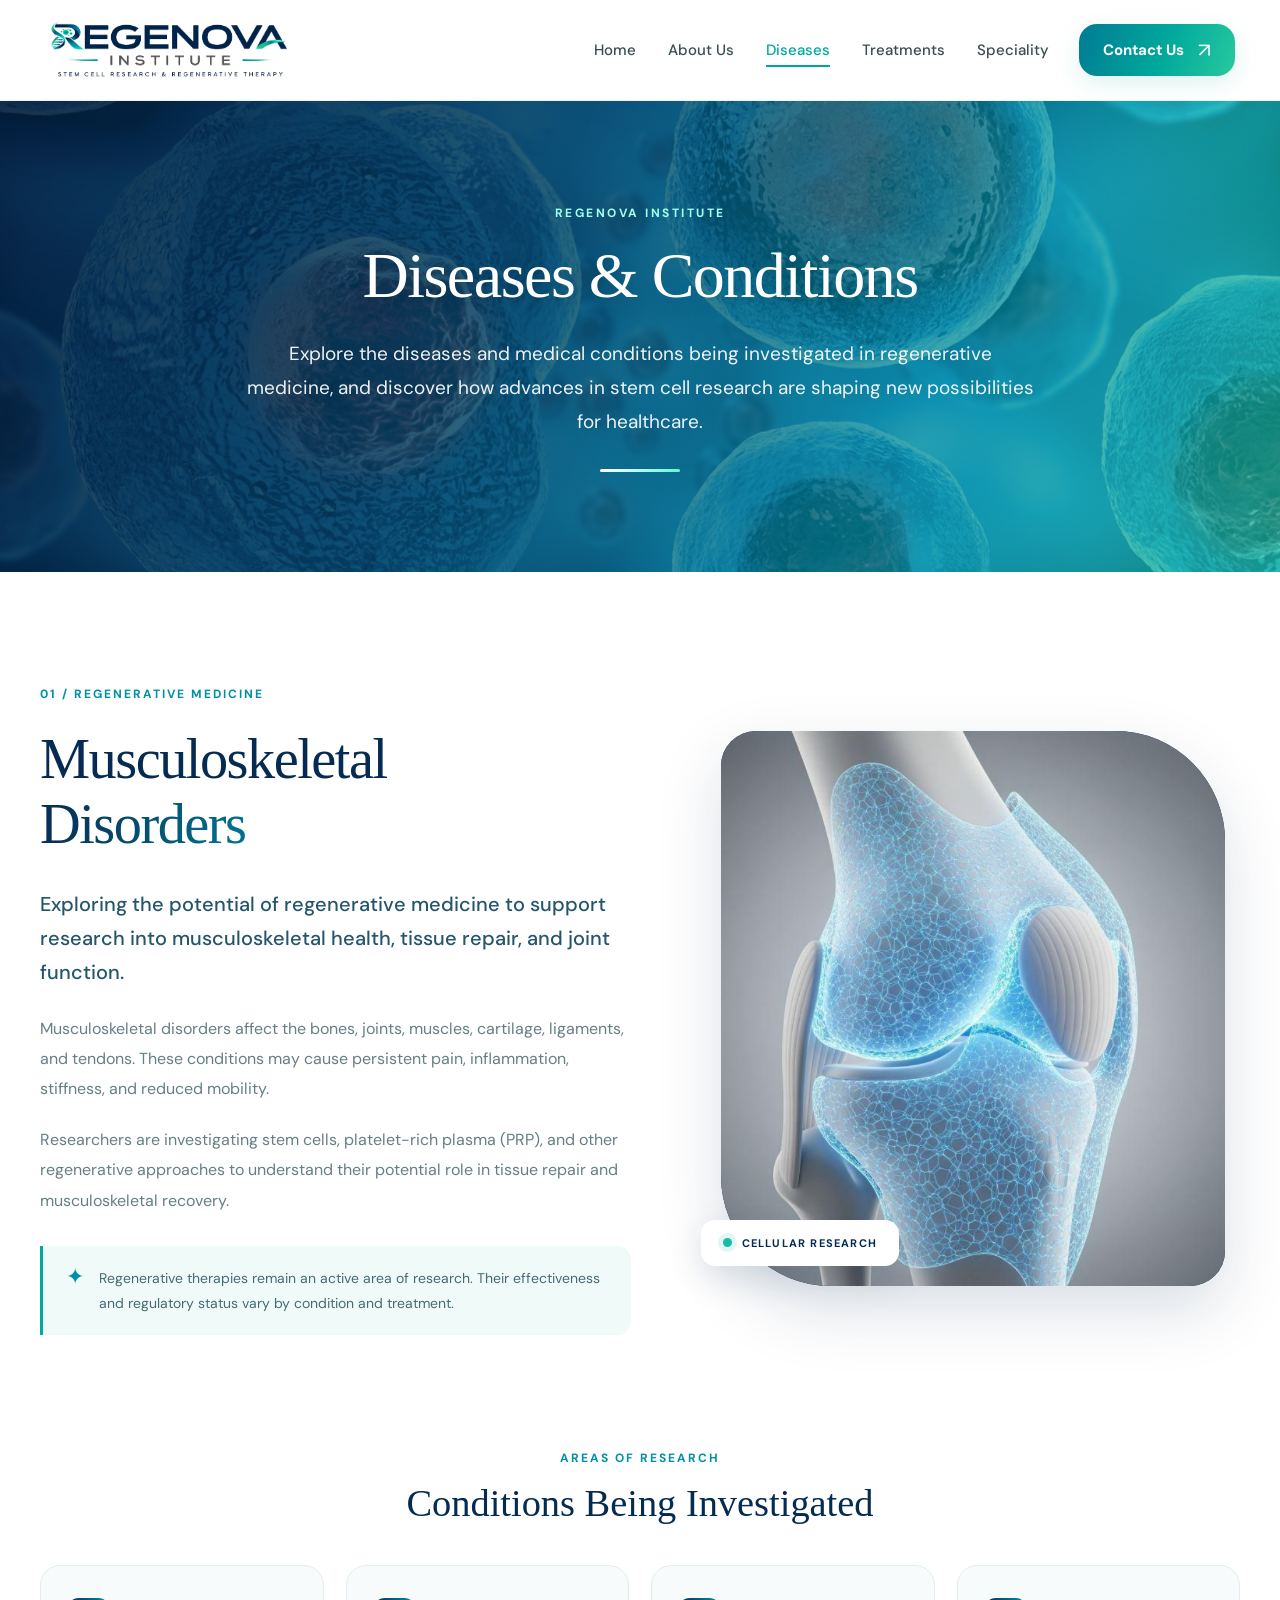
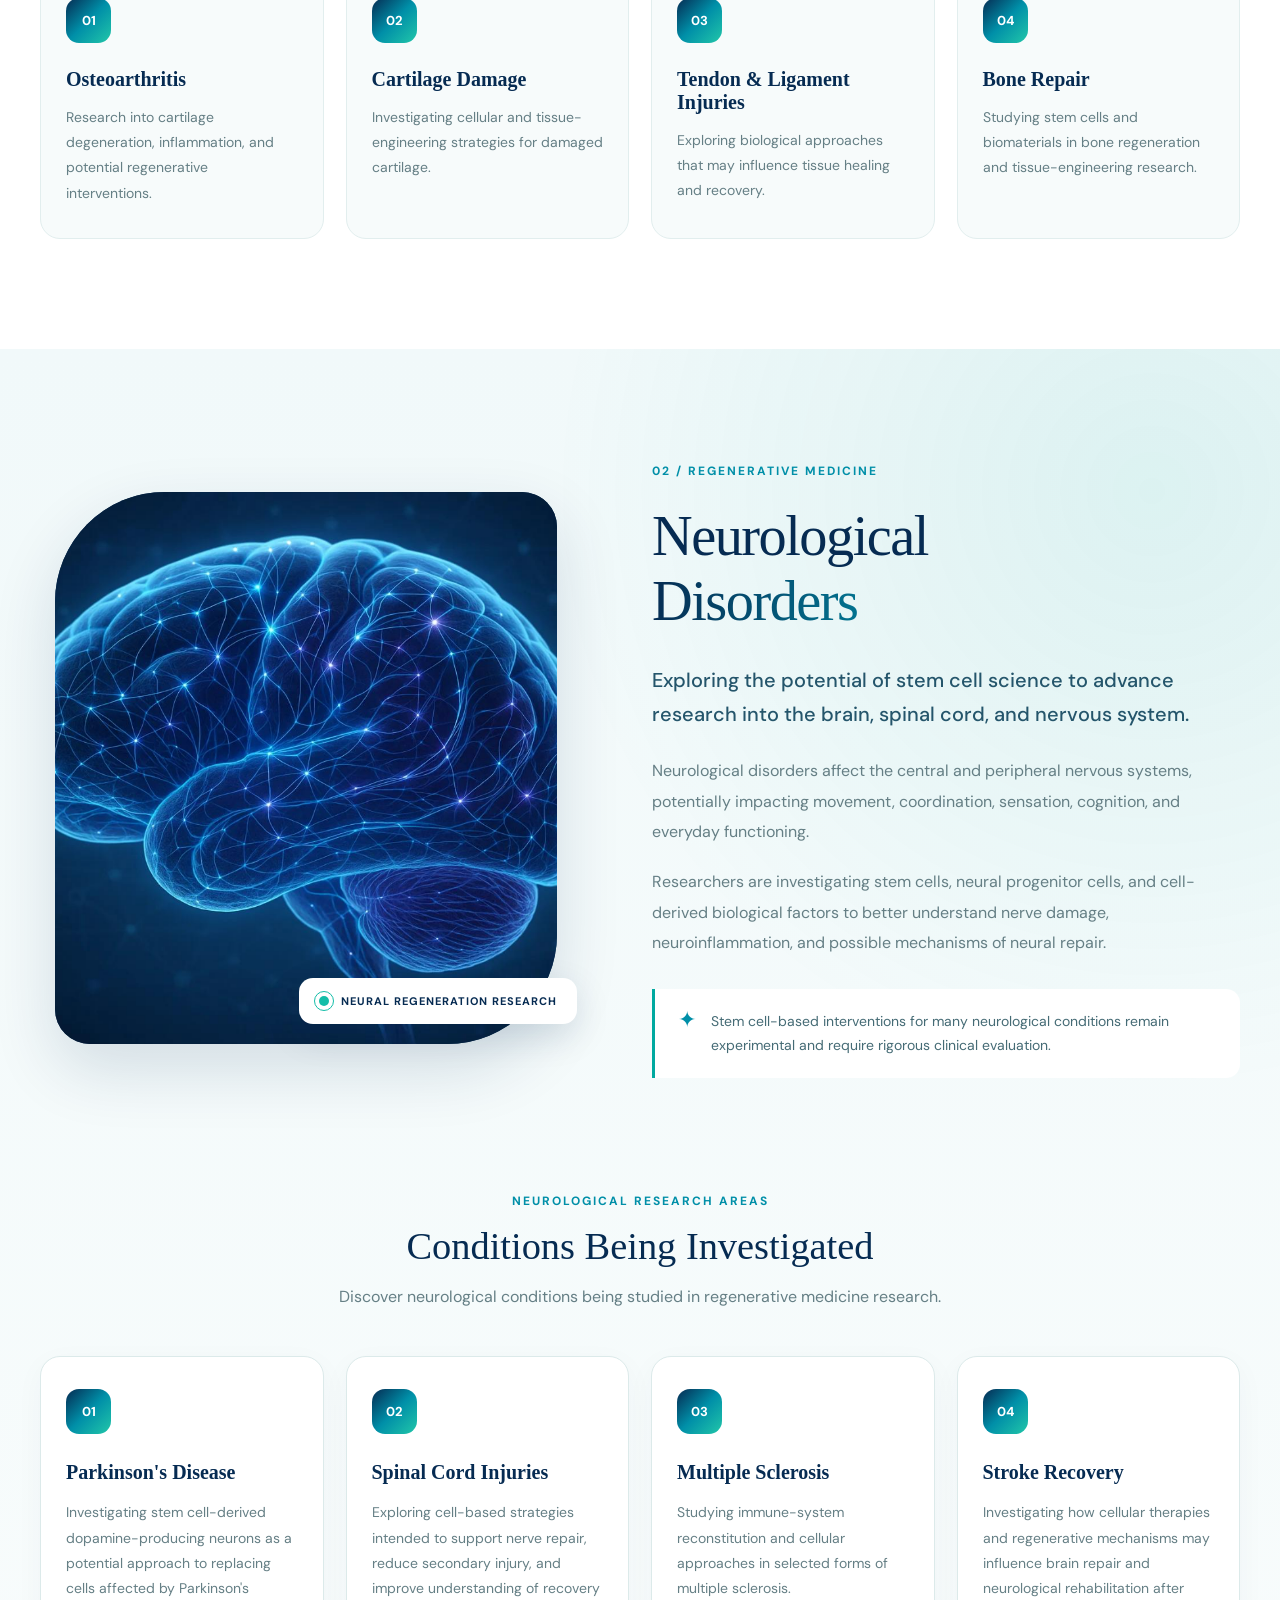
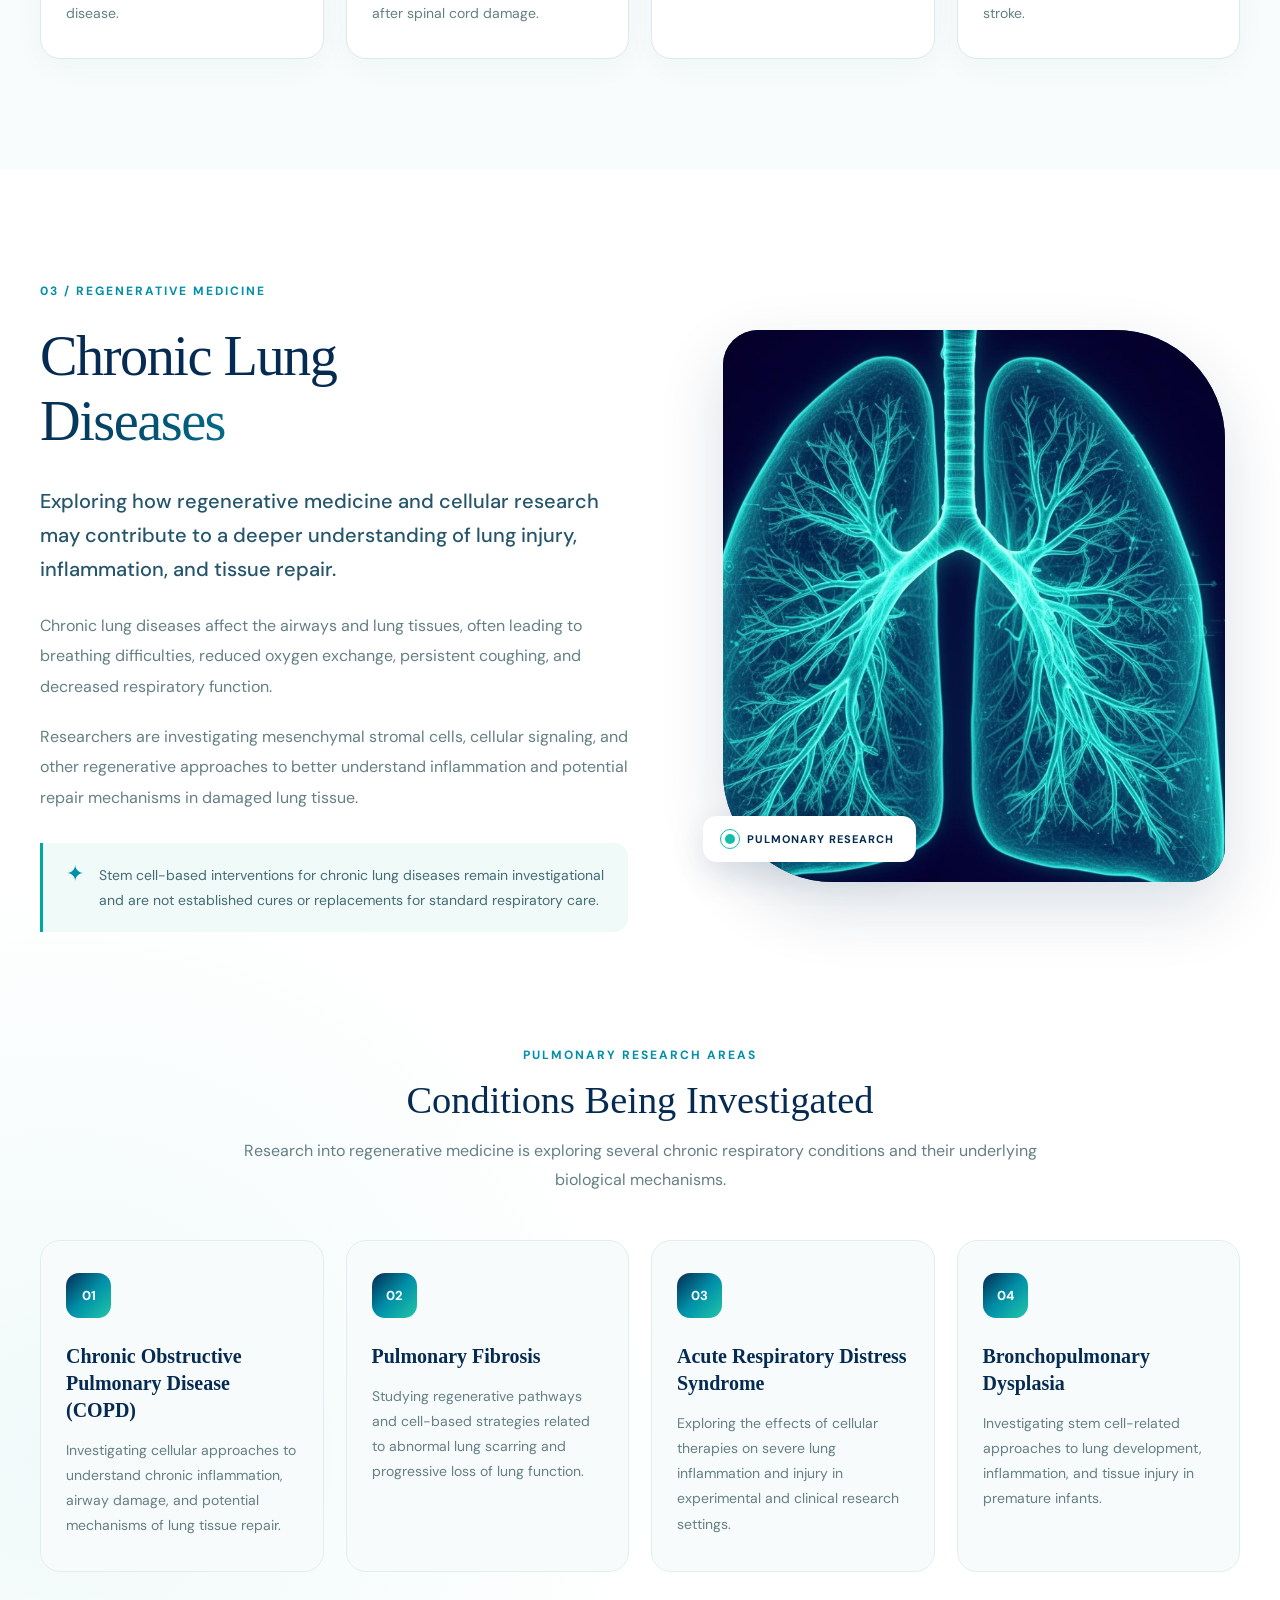
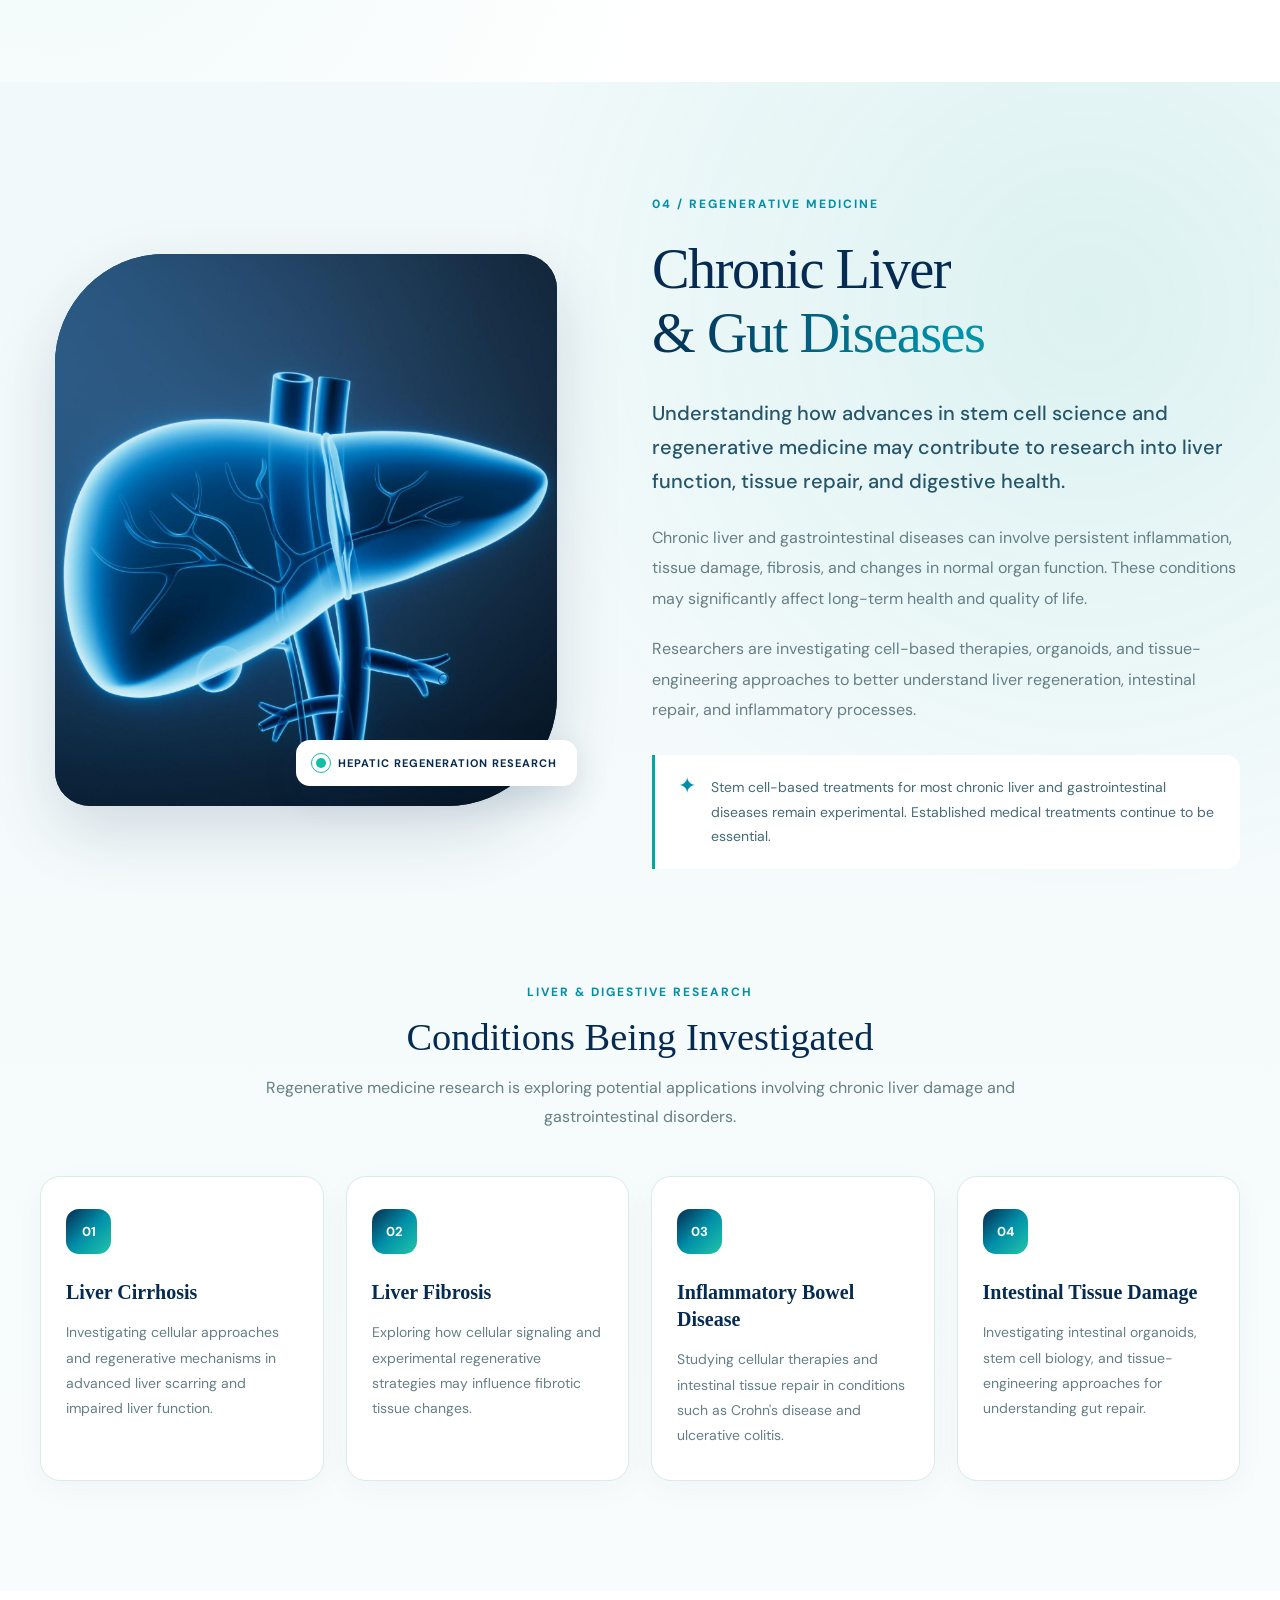
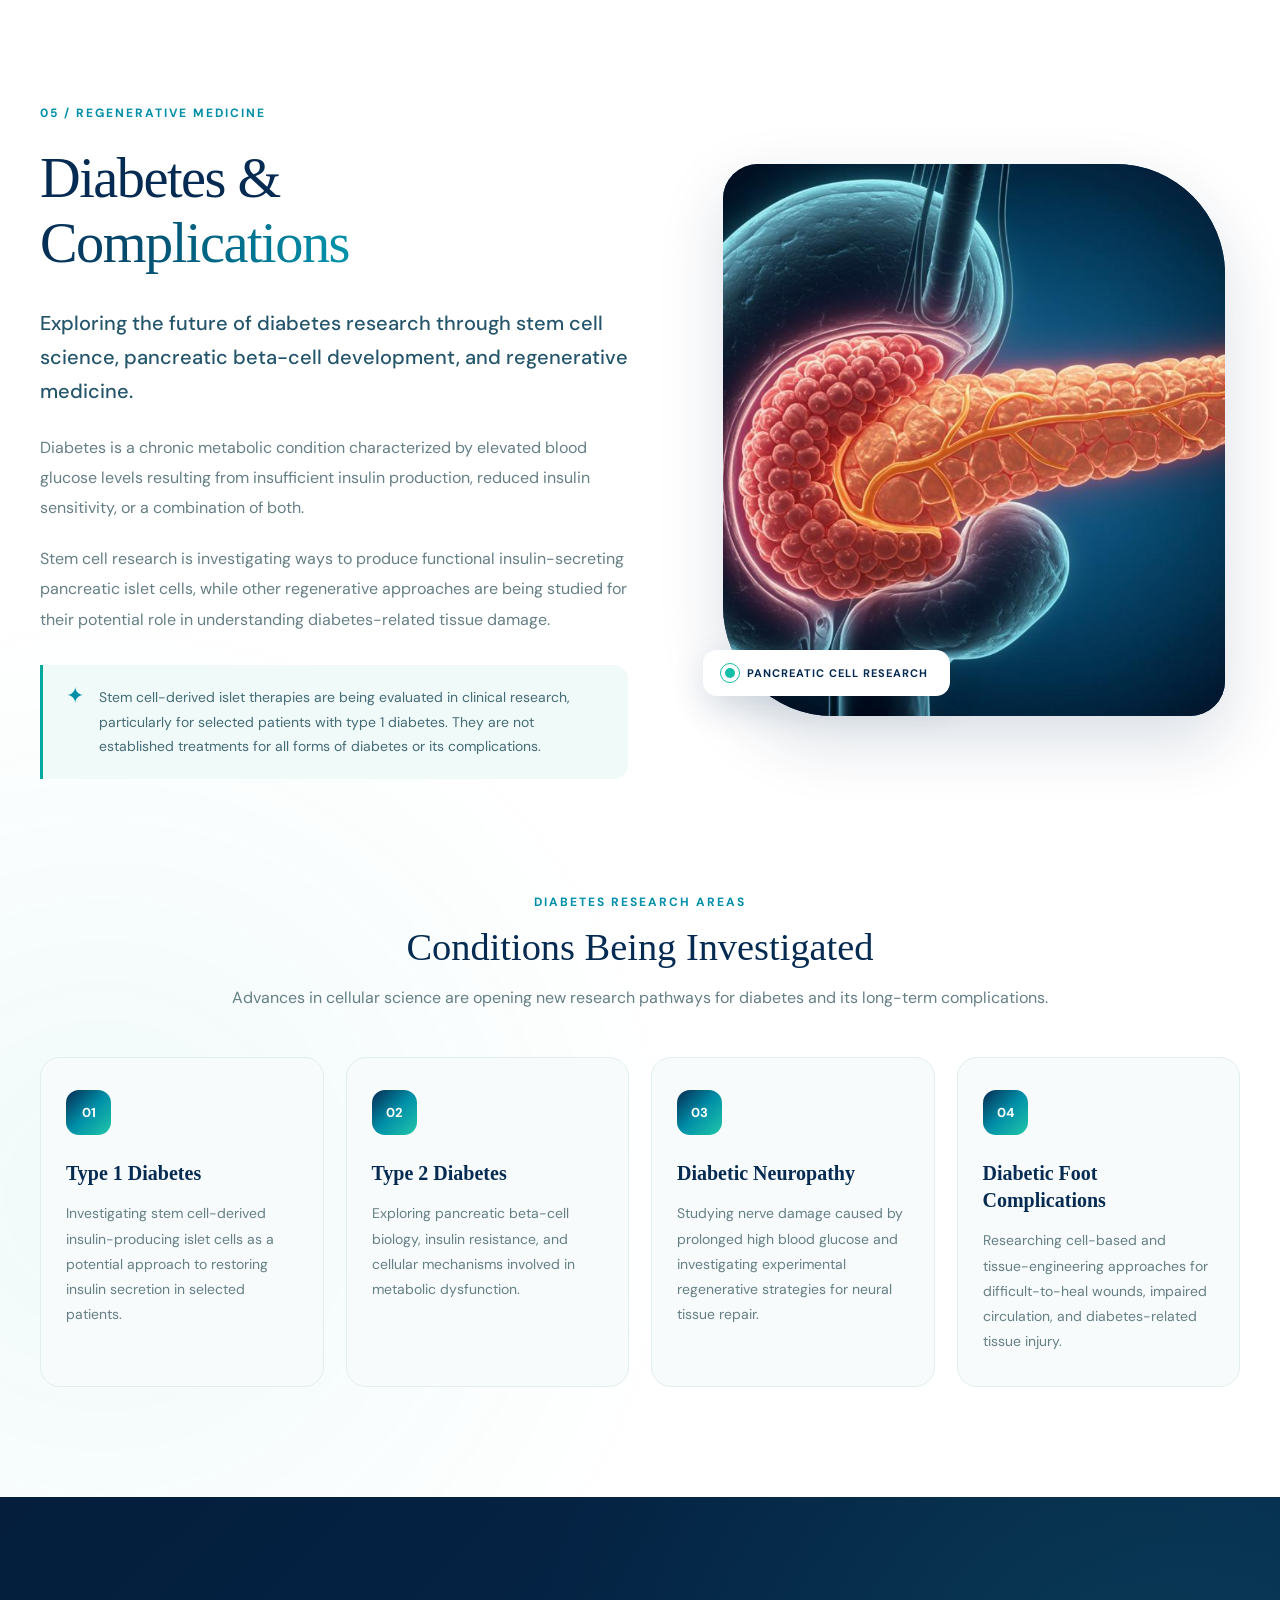
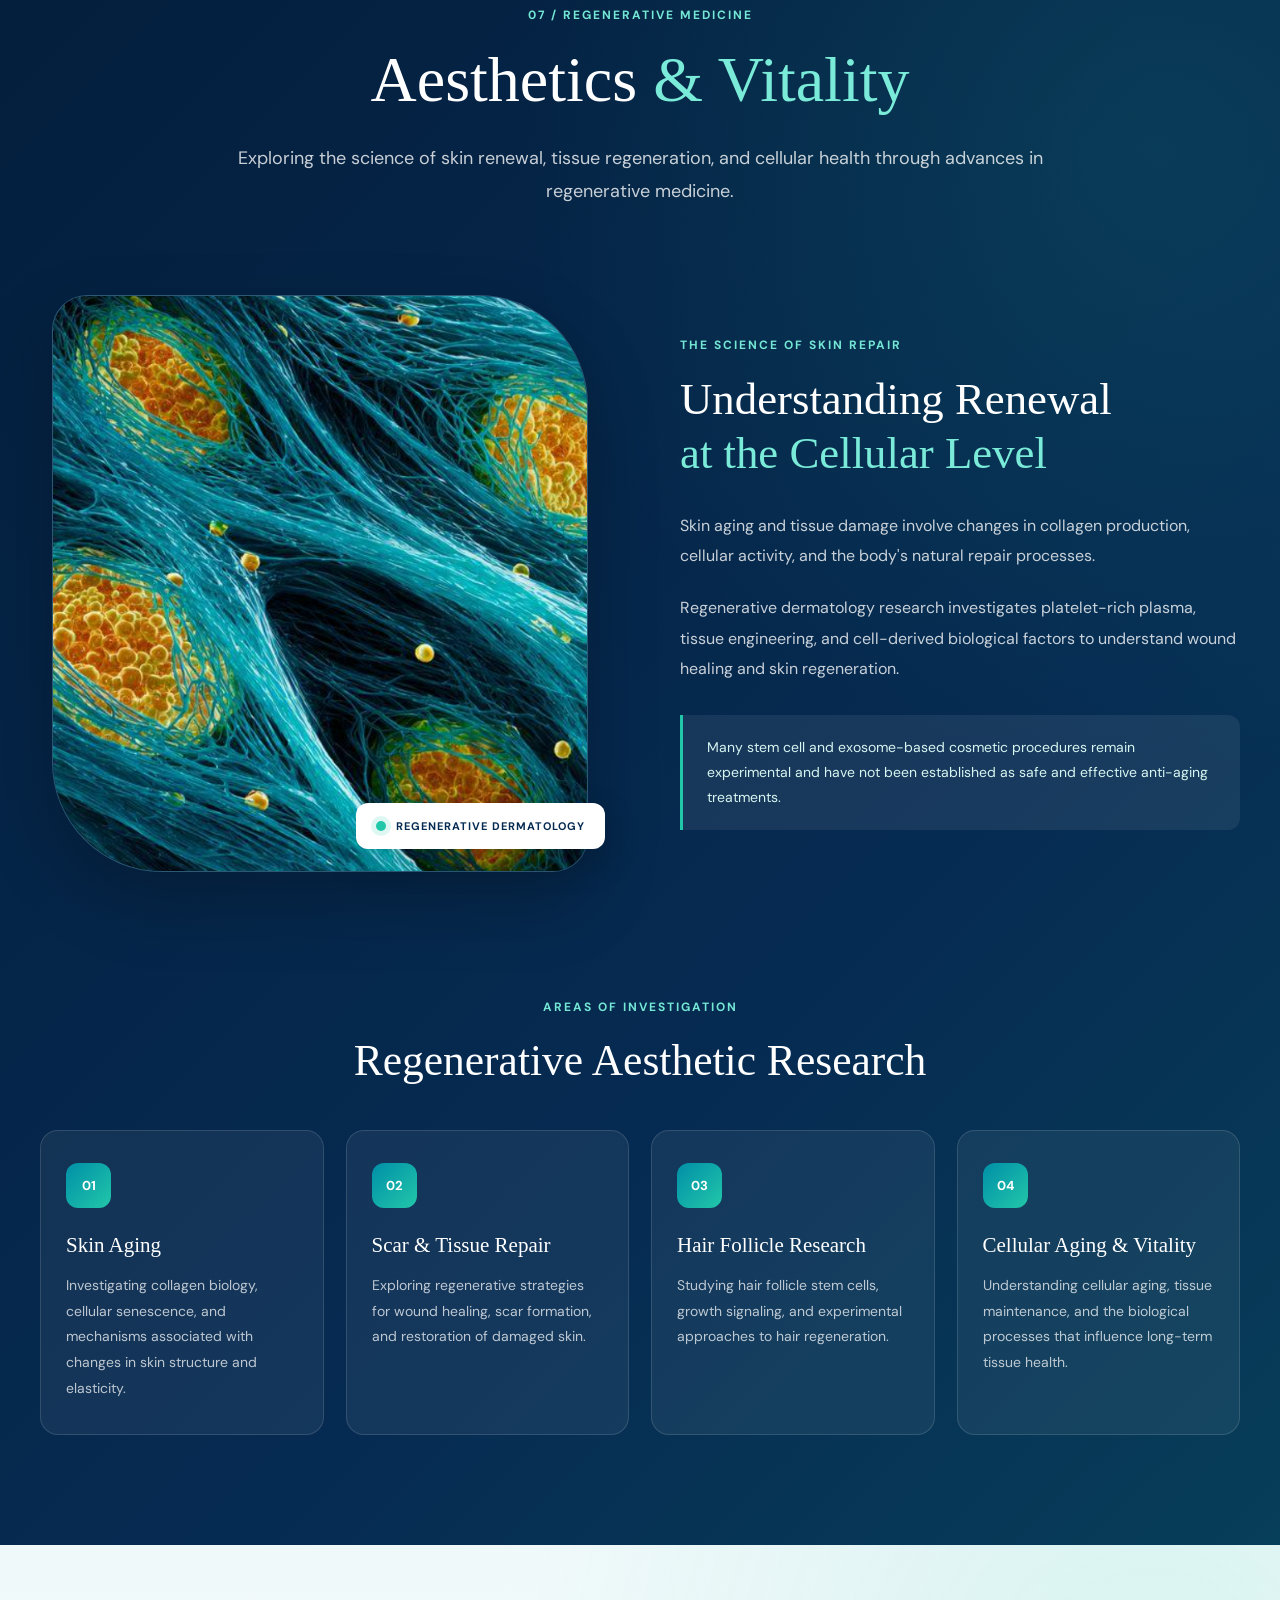
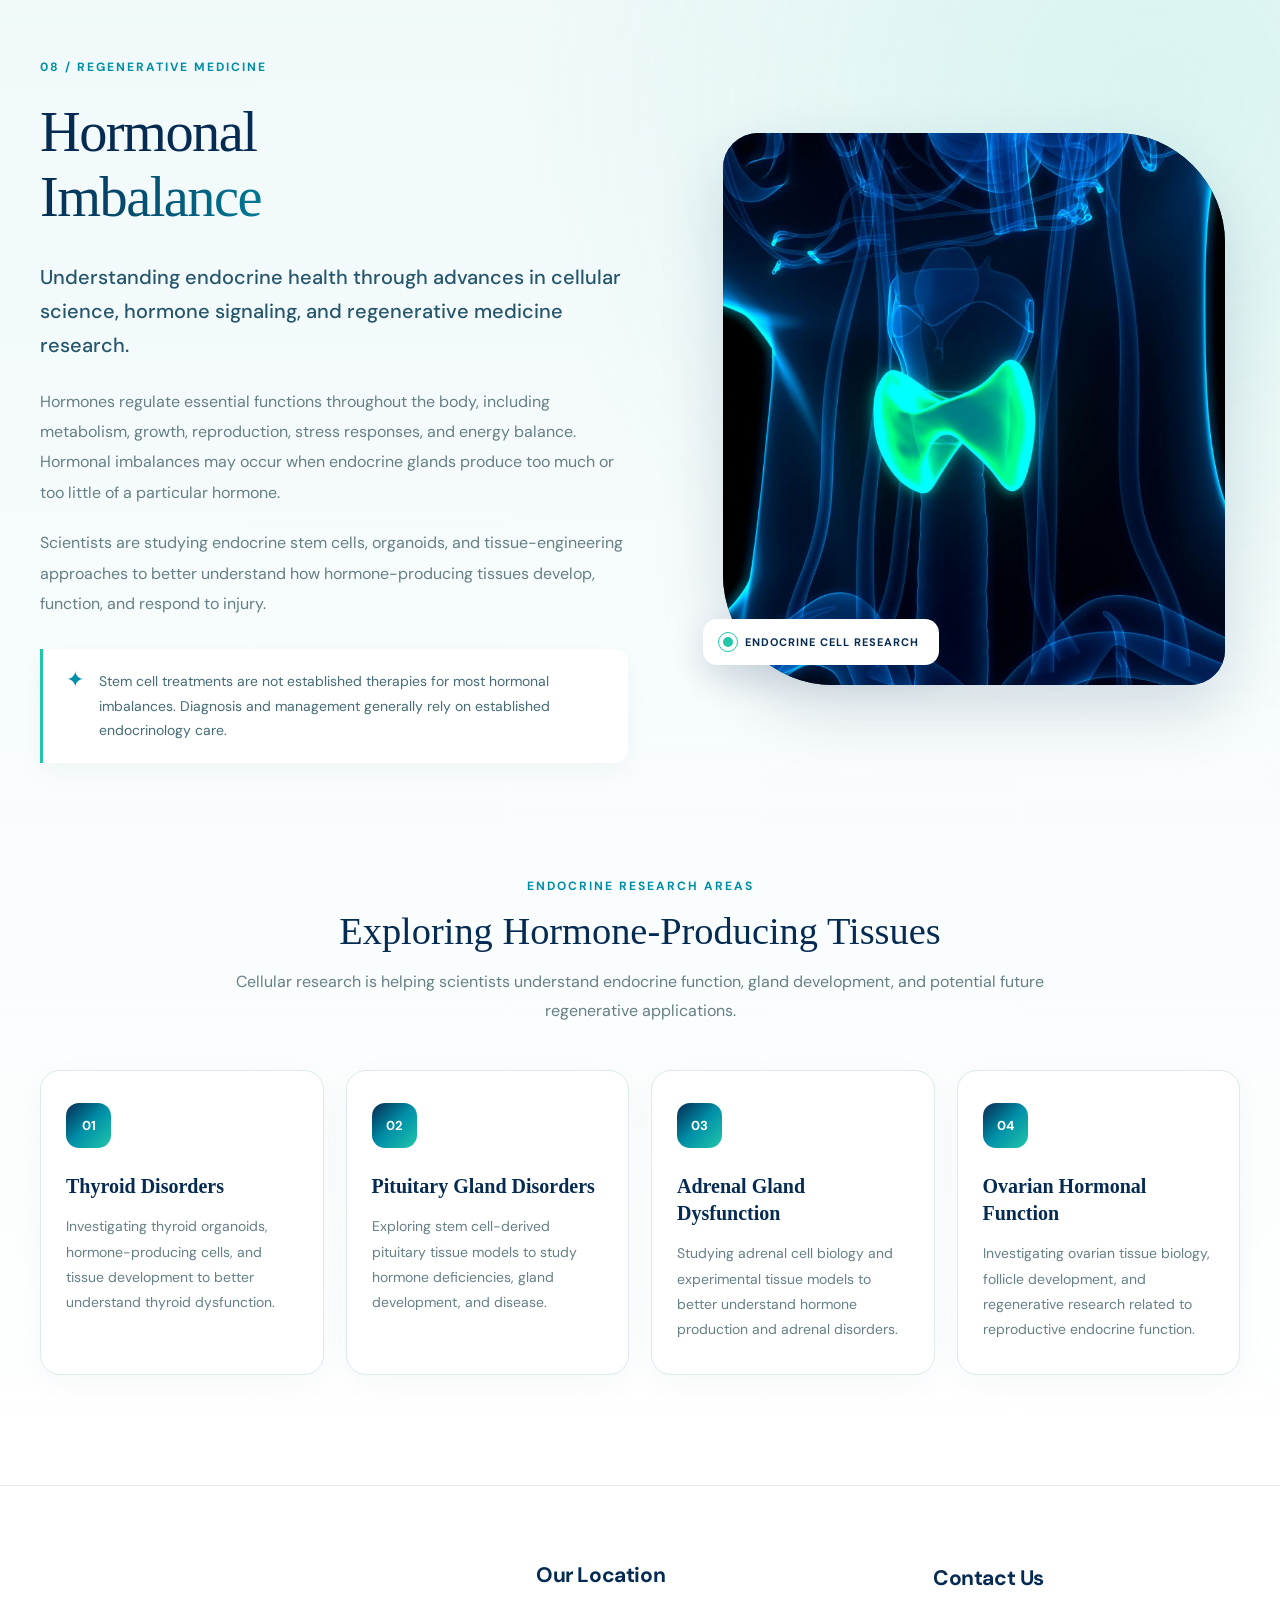
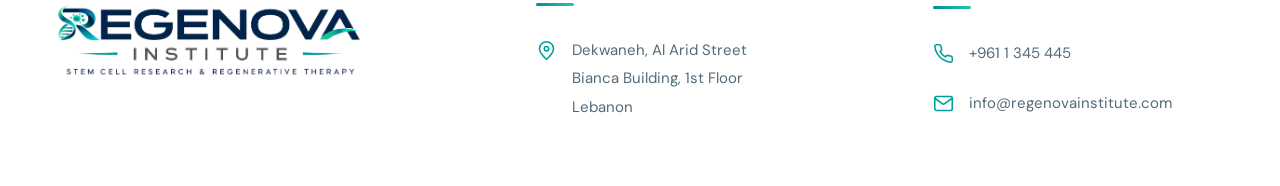
<file: diseases.html>
<!DOCTYPE html>
<html lang="en">

<head>
    <meta charset="UTF-8">
    <meta name="viewport" content="width=device-width, initial-scale=1.0">

    <title>Diseases & Conditions | Regenova Institute</title>
    <meta name="description"
        content="Explore diseases and conditions relevant to stem cell research and regenerative medicine at Regenova Institute in Lebanon.">

    <link rel="icon" type="image/png" href="assets/img/Regenova%20final.png">
    <link rel="apple-touch-icon" href="assets/img/Regenova%20final.png">
    <link rel="stylesheet" href="assets/css/style.css">
</head>

<body>

    <!-- HEADER -->
    <header class="site-header" id="siteHeader">
        <div class="header-container">

            <a href="index.html" class="header-logo" aria-label="Regenova Institute Home">
                <img src="assets/img/Regenova%20final.png" alt="Regenova Institute Logo">
            </a>

            <!-- DESKTOP NAVIGATION -->
            <nav class="desktop-nav" aria-label="Main navigation">
                <a href="index.html" class="nav-link">Home</a>
                <a href="about.html" class="nav-link">About Us</a>
                <a href="diseases.html" class="nav-link active" aria-current="page">Diseases</a>
                <a href="treatments.html" class="nav-link">Treatments</a>
                <a href="speciality.html" class="nav-link">Speciality</a>
            </nav>

            <a href="contact.html" class="header-contact">
                <span>Contact Us</span>
                <span class="contact-arrow" aria-hidden="true">↗</span>
            </a>

            <!-- HAMBURGER -->
            <button class="menu-toggle" id="menuToggle" type="button" aria-label="Open navigation menu"
                aria-expanded="false" aria-controls="mobileNav">
                <span></span>
                <span></span>
                <span></span>
            </button>

        </div>

        <!-- MOBILE MENU -->
        <nav class="mobile-nav" id="mobileNav" aria-label="Mobile navigation" inert>
            <div class="mobile-nav-inner">
                <a href="index.html" class="mobile-link">Home</a>
                <a href="about.html" class="mobile-link">About Us</a>
                <a href="diseases.html" class="mobile-link active" aria-current="page">Diseases</a>
                <a href="treatments.html" class="mobile-link">Treatments</a>
                <a href="speciality.html" class="mobile-link">Speciality</a>

                <a href="contact.html" class="mobile-contact">
                    Contact Us 
                </a>
            </div>
        </nav>
    </header>

    <!-- DISEASES PAGE CONTENT -->
    <main id="mainContent">



        <!-- ==========================================
     REGENOVA - DISEASES HERO
========================================== -->

        <section class="diseases-hero" id="diseasesHero" aria-labelledby="diseasesHeroTitle">

            <!-- ANIMATED BACKGROUND -->
            <div class="diseases-hero-bg" aria-hidden="true"></div>

            <!-- GRADIENT OVERLAY -->
            <div class="diseases-hero-overlay" aria-hidden="true"></div>

            <!-- DECORATIVE ELEMENTS -->
            <div class="diseases-hero-glow" aria-hidden="true"></div>

            <!-- HERO CONTENT -->
            <div class="diseases-hero-content">

                <span class="diseases-hero-label">
                    REGENOVA INSTITUTE
                </span>

                <h1 id="diseasesHeroTitle">
                    Diseases &amp; Conditions
                </h1>

                <p>
                    Explore the diseases and medical conditions
                    being investigated in regenerative medicine,
                    and discover how advances in stem cell research
                    are shaping new possibilities for healthcare.
                </p>

                <div class="diseases-hero-line" aria-hidden="true"></div>

            </div>

        </section>


        <!-- ==========================================
     DISEASES - MUSCULOSKELETAL DISORDERS
========================================== -->

        <section class="disease-feature" id="musculoskeletal">

            <div class="disease-feature-container">

                <div class="disease-feature-layout">

                    <!-- LEFT CONTENT -->
                    <div class="disease-feature-content">

                        <span class="disease-feature-label">
                            01 / REGENERATIVE MEDICINE
                        </span>

                        <h2>
                            Musculoskeletal
                            <span>Disorders</span>
                        </h2>

                        <p class="disease-feature-lead">
                            Exploring the potential of regenerative
                            medicine to support research into
                            musculoskeletal health, tissue repair,
                            and joint function.
                        </p>

                        <p class="disease-feature-description">
                            Musculoskeletal disorders affect the
                            bones, joints, muscles, cartilage,
                            ligaments, and tendons. These conditions
                            may cause persistent pain, inflammation,
                            stiffness, and reduced mobility.
                        </p>

                        <p class="disease-feature-description">
                            Researchers are investigating stem cells,
                            platelet-rich plasma (PRP), and other
                            regenerative approaches to understand
                            their potential role in tissue repair
                            and musculoskeletal recovery.
                        </p>

                        <div class="disease-feature-note">
                            <span class="disease-feature-note-icon" aria-hidden="true">✦</span>

                            <p>
                                Regenerative therapies remain an active
                                area of research. Their effectiveness
                                and regulatory status vary by condition
                                and treatment.
                            </p>
                        </div>

                    </div>

                    <!-- RIGHT IMAGE -->
                    <div class="disease-feature-visual">

                        <div class="disease-feature-image">
                            <img src="assets/img/musculoskeletal.png"
                                alt="Medical illustration of the knee joint and cartilage" loading="lazy">
                        </div>

                        <div class="disease-feature-visual-tag">
                            <span class="disease-feature-tag-dot"></span>
                            CELLULAR RESEARCH
                        </div>

                    </div>

                </div>

                <!-- CONDITIONS GRID -->
                <div class="disease-conditions">

                    <div class="disease-conditions-heading">
                        <span>AREAS OF RESEARCH</span>
                        <h3>Conditions Being Investigated</h3>
                    </div>

                    <div class="disease-conditions-grid">

                        <article class="disease-condition-item">
                            <span class="disease-condition-number">01</span>
                            <h4>Osteoarthritis</h4>
                            <p>
                                Research into cartilage degeneration,
                                inflammation, and potential
                                regenerative interventions.
                            </p>
                        </article>

                        <article class="disease-condition-item">
                            <span class="disease-condition-number">02</span>
                            <h4>Cartilage Damage</h4>
                            <p>
                                Investigating cellular and
                                tissue-engineering strategies
                                for damaged cartilage.
                            </p>
                        </article>

                        <article class="disease-condition-item">
                            <span class="disease-condition-number">03</span>
                            <h4>Tendon &amp; Ligament Injuries</h4>
                            <p>
                                Exploring biological approaches
                                that may influence tissue
                                healing and recovery.
                            </p>
                        </article>

                        <article class="disease-condition-item">
                            <span class="disease-condition-number">04</span>
                            <h4>Bone Repair</h4>
                            <p>
                                Studying stem cells and biomaterials
                                in bone regeneration and
                                tissue-engineering research.
                            </p>
                        </article>

                    </div>

                </div>

            </div>

        </section>


        <!-- ==========================================
     REGENOVA - NEUROLOGICAL DISORDERS
========================================== -->

        <section class="neuro-section" id="neurological" aria-labelledby="neuroTitle">

            <div class="neuro-container">

                <!-- MAIN CONTENT -->
                <div class="neuro-layout">

                    <!-- LEFT IMAGE -->
                    <div class="neuro-visual">

                        <div class="neuro-image-frame">
                            <img src="assets/img/neurological.png"
                                alt="Scientific illustration of the human brain and neural connections" loading="lazy">
                        </div>

                        <div class="neuro-image-badge">
                            <span class="neuro-badge-pulse"></span>
                            NEURAL REGENERATION RESEARCH
                        </div>

                    </div>

                    <!-- RIGHT CONTENT -->
                    <div class="neuro-content">

                        <span class="neuro-eyebrow">
                            02 / REGENERATIVE MEDICINE
                        </span>

                        <h2 id="neuroTitle">
                            Neurological
                            <span>Disorders</span>
                        </h2>

                        <p class="neuro-lead">
                            Exploring the potential of stem cell science
                            to advance research into the brain,
                            spinal cord, and nervous system.
                        </p>

                        <p class="neuro-description">
                            Neurological disorders affect the central
                            and peripheral nervous systems, potentially
                            impacting movement, coordination, sensation,
                            cognition, and everyday functioning.
                        </p>

                        <p class="neuro-description">
                            Researchers are investigating stem cells,
                            neural progenitor cells, and cell-derived
                            biological factors to better understand
                            nerve damage, neuroinflammation,
                            and possible mechanisms of neural repair.
                        </p>

                        <div class="neuro-highlight">
                            <span class="neuro-highlight-icon" aria-hidden="true">✦</span>

                            <p>
                                Stem cell-based interventions for many
                                neurological conditions remain
                                experimental and require rigorous
                                clinical evaluation.
                            </p>
                        </div>

                    </div>

                </div>

                <!-- CONDITIONS -->
                <div class="neuro-conditions">

                    <div class="neuro-conditions-heading">
                        <span>NEUROLOGICAL RESEARCH AREAS</span>

                        <h3>
                            Conditions Being Investigated
                        </h3>

                        <p>
                            Discover neurological conditions being
                            studied in regenerative medicine research.
                        </p>
                    </div>

                    <div class="neuro-conditions-grid">

                        <!-- CONDITION 01 -->
                        <article class="neuro-condition">

                            <div class="neuro-condition-number">01</div>

                            <h4>Parkinson's Disease</h4>

                            <p>
                                Investigating stem cell-derived
                                dopamine-producing neurons as a
                                potential approach to replacing
                                cells affected by Parkinson's disease.
                            </p>

                        </article>

                        <!-- CONDITION 02 -->
                        <article class="neuro-condition">

                            <div class="neuro-condition-number">02</div>

                            <h4>Spinal Cord Injuries</h4>

                            <p>
                                Exploring cell-based strategies
                                intended to support nerve repair,
                                reduce secondary injury, and
                                improve understanding of recovery
                                after spinal cord damage.
                            </p>

                        </article>

                        <!-- CONDITION 03 -->
                        <article class="neuro-condition">

                            <div class="neuro-condition-number">03</div>

                            <h4>Multiple Sclerosis</h4>

                            <p>
                                Studying immune-system
                                reconstitution and cellular
                                approaches in selected forms
                                of multiple sclerosis.
                            </p>

                        </article>

                        <!-- CONDITION 04 -->
                        <article class="neuro-condition">

                            <div class="neuro-condition-number">04</div>

                            <h4>Stroke Recovery</h4>

                            <p>
                                Investigating how cellular
                                therapies and regenerative
                                mechanisms may influence
                                brain repair and neurological
                                rehabilitation after stroke.
                            </p>

                        </article>

                    </div>

                </div>

            </div>

        </section>


        <!-- ==========================================
     REGENOVA - CHRONIC LUNG DISEASES
========================================== -->

        <section class="lung-section" id="lungDiseases" aria-labelledby="lungTitle">

            <div class="lung-container">

                <!-- MAIN CONTENT -->
                <div class="lung-layout">

                    <!-- LEFT CONTENT -->
                    <div class="lung-content">

                        <span class="lung-eyebrow">
                            03 / REGENERATIVE MEDICINE
                        </span>

                        <h2 id="lungTitle">
                            Chronic Lung
                            <span>Diseases</span>
                        </h2>

                        <p class="lung-lead">
                            Exploring how regenerative medicine
                            and cellular research may contribute
                            to a deeper understanding of lung
                            injury, inflammation, and tissue repair.
                        </p>

                        <p class="lung-description">
                            Chronic lung diseases affect the
                            airways and lung tissues, often
                            leading to breathing difficulties,
                            reduced oxygen exchange, persistent
                            coughing, and decreased respiratory
                            function.
                        </p>

                        <p class="lung-description">
                            Researchers are investigating
                            mesenchymal stromal cells, cellular
                            signaling, and other regenerative
                            approaches to better understand
                            inflammation and potential repair
                            mechanisms in damaged lung tissue.
                        </p>

                        <div class="lung-highlight">

                            <span class="lung-highlight-icon" aria-hidden="true">✦</span>

                            <p>
                                Stem cell-based interventions for
                                chronic lung diseases remain
                                investigational and are not
                                established cures or replacements
                                for standard respiratory care.
                            </p>

                        </div>

                    </div>

                    <!-- RIGHT IMAGE -->
                    <div class="lung-visual">

                        <div class="lung-image-frame">
                            <img src="assets/img/lungs.png"
                                alt="Scientific illustration of human lungs and respiratory anatomy" loading="lazy">
                        </div>

                        <div class="lung-image-badge">
                            <span class="lung-badge-dot"></span>
                            PULMONARY RESEARCH
                        </div>

                    </div>

                </div>

                <!-- CONDITIONS -->
                <div class="lung-conditions">

                    <div class="lung-conditions-heading">

                        <span>PULMONARY RESEARCH AREAS</span>

                        <h3>
                            Conditions Being Investigated
                        </h3>

                        <p>
                            Research into regenerative medicine
                            is exploring several chronic respiratory
                            conditions and their underlying
                            biological mechanisms.
                        </p>

                    </div>

                    <div class="lung-conditions-grid">

                        <!-- 01 -->
                        <article class="lung-condition">

                            <div class="lung-condition-number">01</div>

                            <h4>
                                Chronic Obstructive Pulmonary
                                Disease (COPD)
                            </h4>

                            <p>
                                Investigating cellular approaches
                                to understand chronic inflammation,
                                airway damage, and potential
                                mechanisms of lung tissue repair.
                            </p>

                        </article>

                        <!-- 02 -->
                        <article class="lung-condition">

                            <div class="lung-condition-number">02</div>

                            <h4>Pulmonary Fibrosis</h4>

                            <p>
                                Studying regenerative pathways
                                and cell-based strategies related
                                to abnormal lung scarring and
                                progressive loss of lung function.
                            </p>

                        </article>

                        <!-- 03 -->
                        <article class="lung-condition">

                            <div class="lung-condition-number">03</div>

                            <h4>Acute Respiratory Distress Syndrome</h4>

                            <p>
                                Exploring the effects of cellular
                                therapies on severe lung inflammation
                                and injury in experimental
                                and clinical research settings.
                            </p>

                        </article>

                        <!-- 04 -->
                        <article class="lung-condition">

                            <div class="lung-condition-number">04</div>

                            <h4>Bronchopulmonary Dysplasia</h4>

                            <p>
                                Investigating stem cell-related
                                approaches to lung development,
                                inflammation, and tissue injury
                                in premature infants.
                            </p>

                        </article>

                    </div>

                </div>

            </div>

        </section>


        <!-- ==========================================
     REGENOVA - CHRONIC LIVER & GUT DISEASES
========================================== -->

        <section class="liver-section" id="liverDiseases" aria-labelledby="liverTitle">

            <div class="liver-container">

                <!-- MAIN LAYOUT -->
                <div class="liver-layout">

                    <!-- LEFT IMAGE -->
                    <div class="liver-visual">

                        <div class="liver-image-frame">
                            <img src="assets/img/liver.png" alt="Scientific medical illustration of the human liver"
                                loading="lazy">
                        </div>

                        <div class="liver-image-badge">
                            <span class="liver-badge-dot"></span>
                            HEPATIC REGENERATION RESEARCH
                        </div>

                    </div>

                    <!-- RIGHT CONTENT -->
                    <div class="liver-content">

                        <span class="liver-eyebrow">
                            04 / REGENERATIVE MEDICINE
                        </span>

                        <h2 id="liverTitle">
                            Chronic Liver
                            <span>&amp; Gut Diseases</span>
                        </h2>

                        <p class="liver-lead">
                            Understanding how advances in stem cell
                            science and regenerative medicine may
                            contribute to research into liver
                            function, tissue repair, and digestive health.
                        </p>

                        <p class="liver-description">
                            Chronic liver and gastrointestinal diseases
                            can involve persistent inflammation,
                            tissue damage, fibrosis, and changes
                            in normal organ function. These conditions
                            may significantly affect long-term health
                            and quality of life.
                        </p>

                        <p class="liver-description">
                            Researchers are investigating cell-based
                            therapies, organoids, and tissue-engineering
                            approaches to better understand liver
                            regeneration, intestinal repair,
                            and inflammatory processes.
                        </p>

                        <div class="liver-highlight">

                            <span class="liver-highlight-icon" aria-hidden="true">✦</span>

                            <p>
                                Stem cell-based treatments for most
                                chronic liver and gastrointestinal
                                diseases remain experimental.
                                Established medical treatments
                                continue to be essential.
                            </p>

                        </div>

                    </div>

                </div>

                <!-- CONDITIONS -->
                <div class="liver-conditions">

                    <div class="liver-conditions-heading">

                        <span>
                            LIVER &amp; DIGESTIVE RESEARCH
                        </span>

                        <h3>
                            Conditions Being Investigated
                        </h3>

                        <p>
                            Regenerative medicine research is exploring
                            potential applications involving chronic
                            liver damage and gastrointestinal disorders.
                        </p>

                    </div>

                    <div class="liver-conditions-grid">

                        <!-- CONDITION 01 -->
                        <article class="liver-condition">

                            <div class="liver-condition-number">01</div>

                            <h4>Liver Cirrhosis</h4>

                            <p>
                                Investigating cellular approaches
                                and regenerative mechanisms in
                                advanced liver scarring and
                                impaired liver function.
                            </p>

                        </article>

                        <!-- CONDITION 02 -->
                        <article class="liver-condition">

                            <div class="liver-condition-number">02</div>

                            <h4>Liver Fibrosis</h4>

                            <p>
                                Exploring how cellular signaling
                                and experimental regenerative
                                strategies may influence
                                fibrotic tissue changes.
                            </p>

                        </article>

                        <!-- CONDITION 03 -->
                        <article class="liver-condition">

                            <div class="liver-condition-number">03</div>

                            <h4>Inflammatory Bowel Disease</h4>

                            <p>
                                Studying cellular therapies and
                                intestinal tissue repair in
                                conditions such as Crohn's
                                disease and ulcerative colitis.
                            </p>

                        </article>

                        <!-- CONDITION 04 -->
                        <article class="liver-condition">

                            <div class="liver-condition-number">04</div>

                            <h4>Intestinal Tissue Damage</h4>

                            <p>
                                Investigating intestinal organoids,
                                stem cell biology, and
                                tissue-engineering approaches
                                for understanding gut repair.
                            </p>

                        </article>

                    </div>

                </div>

            </div>

        </section>


        <!-- ==========================================
     REGENOVA - DIABETES & COMPLICATIONS
========================================== -->

        <section class="diabetes-section" id="diabetes" aria-labelledby="diabetesTitle">

            <div class="diabetes-container">

                <!-- MAIN CONTENT -->
                <div class="diabetes-layout">

                    <!-- LEFT CONTENT -->
                    <div class="diabetes-content">

                        <span class="diabetes-eyebrow">
                            05 / REGENERATIVE MEDICINE
                        </span>

                        <h2 id="diabetesTitle">
                            Diabetes &
                            <span>Complications</span>
                        </h2>

                        <p class="diabetes-lead">
                            Exploring the future of diabetes
                            research through stem cell science,
                            pancreatic beta-cell development,
                            and regenerative medicine.
                        </p>

                        <p class="diabetes-description">
                            Diabetes is a chronic metabolic condition
                            characterized by elevated blood glucose
                            levels resulting from insufficient insulin
                            production, reduced insulin sensitivity,
                            or a combination of both.
                        </p>

                        <p class="diabetes-description">
                            Stem cell research is investigating
                            ways to produce functional insulin-secreting
                            pancreatic islet cells, while other
                            regenerative approaches are being studied
                            for their potential role in understanding
                            diabetes-related tissue damage.
                        </p>

                        <div class="diabetes-highlight">

                            <span class="diabetes-highlight-icon" aria-hidden="true">✦</span>

                            <p>
                                Stem cell-derived islet therapies are
                                being evaluated in clinical research,
                                particularly for selected patients
                                with type 1 diabetes. They are not
                                established treatments for all forms
                                of diabetes or its complications.
                            </p>

                        </div>

                    </div>

                    <!-- RIGHT IMAGE -->
                    <div class="diabetes-visual">

                        <div class="diabetes-image-frame">
                            <img src="assets/img/diabetes.png"
                                alt="Scientific illustration of the pancreas and insulin-producing cells"
                                loading="lazy">
                        </div>

                        <div class="diabetes-image-badge">
                            <span class="diabetes-badge-dot"></span>
                            PANCREATIC CELL RESEARCH
                        </div>

                    </div>

                </div>

                <!-- CONDITIONS -->
                <div class="diabetes-conditions">

                    <div class="diabetes-conditions-heading">

                        <span>DIABETES RESEARCH AREAS</span>

                        <h3>
                            Conditions Being Investigated
                        </h3>

                        <p>
                            Advances in cellular science are
                            opening new research pathways for
                            diabetes and its long-term complications.
                        </p>

                    </div>

                    <div class="diabetes-conditions-grid">

                        <!-- CONDITION 01 -->
                        <article class="diabetes-condition">

                            <div class="diabetes-condition-number">
                                01
                            </div>

                            <h4>Type 1 Diabetes</h4>

                            <p>
                                Investigating stem cell-derived
                                insulin-producing islet cells
                                as a potential approach to
                                restoring insulin secretion
                                in selected patients.
                            </p>

                        </article>

                        <!-- CONDITION 02 -->
                        <article class="diabetes-condition">

                            <div class="diabetes-condition-number">
                                02
                            </div>

                            <h4>Type 2 Diabetes</h4>

                            <p>
                                Exploring pancreatic beta-cell
                                biology, insulin resistance,
                                and cellular mechanisms
                                involved in metabolic dysfunction.
                            </p>

                        </article>

                        <!-- CONDITION 03 -->
                        <article class="diabetes-condition">

                            <div class="diabetes-condition-number">
                                03
                            </div>

                            <h4>Diabetic Neuropathy</h4>

                            <p>
                                Studying nerve damage caused
                                by prolonged high blood glucose
                                and investigating experimental
                                regenerative strategies
                                for neural tissue repair.
                            </p>

                        </article>

                        <!-- CONDITION 04 -->
                        <article class="diabetes-condition">

                            <div class="diabetes-condition-number">
                                04
                            </div>

                            <h4>Diabetic Foot Complications</h4>

                            <p>
                                Researching cell-based and
                                tissue-engineering approaches
                                for difficult-to-heal wounds,
                                impaired circulation, and
                                diabetes-related tissue injury.
                            </p>

                        </article>

                    </div>

                </div>

            </div>

        </section>


        <!-- ==========================================
     REGENOVA - AESTHETICS & VITALITY
========================================== -->

        <section class="aesthetic-section" id="aesthetics" aria-labelledby="aestheticTitle">

            <div class="aesthetic-container">

                <!-- INTRO -->
                <div class="aesthetic-intro">

                    <span class="aesthetic-eyebrow">
                        07 / REGENERATIVE MEDICINE
                    </span>

                    <h2 id="aestheticTitle">
                        Aesthetics <span>&amp; Vitality</span>
                    </h2>

                    <p>
                        Exploring the science of skin renewal,
                        tissue regeneration, and cellular health
                        through advances in regenerative medicine.
                    </p>

                </div>

                <!-- MAIN FEATURE -->
                <div class="aesthetic-feature">

                    <div class="aesthetic-visual">
                        <div class="aesthetic-image">
                            <img src="assets/img/aesthetics.png"
                                alt="Scientific illustration of skin tissue and cellular structures" loading="lazy">
                        </div>

                        <div class="aesthetic-image-label">
                            <span></span>
                            REGENERATIVE DERMATOLOGY
                        </div>
                    </div>

                    <div class="aesthetic-content">

                        <span class="aesthetic-small-title">
                            THE SCIENCE OF SKIN REPAIR
                        </span>

                        <h3>
                            Understanding Renewal
                            <em>at the Cellular Level</em>
                        </h3>

                        <p>
                            Skin aging and tissue damage involve
                            changes in collagen production, cellular
                            activity, and the body's natural repair
                            processes.
                        </p>

                        <p>
                            Regenerative dermatology research
                            investigates platelet-rich plasma,
                            tissue engineering, and cell-derived
                            biological factors to understand
                            wound healing and skin regeneration.
                        </p>

                        <div class="aesthetic-note">
                            Many stem cell and exosome-based
                            cosmetic procedures remain experimental
                            and have not been established as safe
                            and effective anti-aging treatments.
                        </div>

                    </div>

                </div>

                <!-- RESEARCH AREAS -->
                <div class="aesthetic-areas">

                    <div class="aesthetic-areas-heading">
                        <span>AREAS OF INVESTIGATION</span>
                        <h3>Regenerative Aesthetic Research</h3>
                    </div>

                    <div class="aesthetic-grid">

                        <article class="aesthetic-card">
                            <span class="aesthetic-card-number">01</span>
                            <h4>Skin Aging</h4>
                            <p>
                                Investigating collagen biology,
                                cellular senescence, and mechanisms
                                associated with changes in skin
                                structure and elasticity.
                            </p>
                        </article>

                        <article class="aesthetic-card">
                            <span class="aesthetic-card-number">02</span>
                            <h4>Scar &amp; Tissue Repair</h4>
                            <p>
                                Exploring regenerative strategies
                                for wound healing, scar formation,
                                and restoration of damaged skin.
                            </p>
                        </article>

                        <article class="aesthetic-card">
                            <span class="aesthetic-card-number">03</span>
                            <h4>Hair Follicle Research</h4>
                            <p>
                                Studying hair follicle stem cells,
                                growth signaling, and experimental
                                approaches to hair regeneration.
                            </p>
                        </article>

                        <article class="aesthetic-card">
                            <span class="aesthetic-card-number">04</span>
                            <h4>Cellular Aging &amp; Vitality</h4>
                            <p>
                                Understanding cellular aging,
                                tissue maintenance, and the
                                biological processes that
                                influence long-term tissue health.
                            </p>
                        </article>

                    </div>

                </div>

            </div>

        </section>


        <!-- ==========================================
     REGENOVA - HORMONAL IMBALANCE
========================================== -->

        <section class="hormone-section" id="hormonalImbalance" aria-labelledby="hormoneTitle">

            <div class="hormone-container">

                <!-- MAIN FEATURE -->
                <div class="hormone-layout">

                    <!-- LEFT CONTENT -->
                    <div class="hormone-content">

                        <span class="hormone-eyebrow">
                            08 / REGENERATIVE MEDICINE
                        </span>

                        <h2 id="hormoneTitle">
                            Hormonal
                            <span>Imbalance</span>
                        </h2>

                        <p class="hormone-lead">
                            Understanding endocrine health through
                            advances in cellular science, hormone
                            signaling, and regenerative medicine research.
                        </p>

                        <p class="hormone-description">
                            Hormones regulate essential functions
                            throughout the body, including metabolism,
                            growth, reproduction, stress responses,
                            and energy balance. Hormonal imbalances
                            may occur when endocrine glands produce
                            too much or too little of a particular hormone.
                        </p>

                        <p class="hormone-description">
                            Scientists are studying endocrine stem cells,
                            organoids, and tissue-engineering approaches
                            to better understand how hormone-producing
                            tissues develop, function, and respond
                            to injury.
                        </p>

                        <div class="hormone-research-note">
                            <span class="hormone-note-symbol" aria-hidden="true">✦</span>

                            <p>
                                Stem cell treatments are not established
                                therapies for most hormonal imbalances.
                                Diagnosis and management generally rely
                                on established endocrinology care.
                            </p>
                        </div>

                    </div>

                    <!-- RIGHT IMAGE -->
                    <div class="hormone-visual">

                        <div class="hormone-image-frame">
                            <img src="assets/img/hormonal.png"
                                alt="Scientific visualization of endocrine glands and hormone signaling" loading="lazy">
                        </div>

                        <div class="hormone-image-badge">
                            <span class="hormone-badge-dot"></span>
                            ENDOCRINE CELL RESEARCH
                        </div>

                    </div>

                </div>

                <!-- RESEARCH AREAS -->
                <div class="hormone-areas">

                    <div class="hormone-areas-heading">

                        <span>ENDOCRINE RESEARCH AREAS</span>

                        <h3>
                            Exploring Hormone-Producing Tissues
                        </h3>

                        <p>
                            Cellular research is helping scientists
                            understand endocrine function, gland
                            development, and potential future
                            regenerative applications.
                        </p>

                    </div>

                    <div class="hormone-grid">

                        <!-- 01 -->
                        <article class="hormone-card">

                            <div class="hormone-card-number">01</div>

                            <h4>Thyroid Disorders</h4>

                            <p>
                                Investigating thyroid organoids,
                                hormone-producing cells, and
                                tissue development to better
                                understand thyroid dysfunction.
                            </p>

                        </article>

                        <!-- 02 -->
                        <article class="hormone-card">

                            <div class="hormone-card-number">02</div>

                            <h4>Pituitary Gland Disorders</h4>

                            <p>
                                Exploring stem cell-derived
                                pituitary tissue models to
                                study hormone deficiencies,
                                gland development, and disease.
                            </p>

                        </article>

                        <!-- 03 -->
                        <article class="hormone-card">

                            <div class="hormone-card-number">03</div>

                            <h4>Adrenal Gland Dysfunction</h4>

                            <p>
                                Studying adrenal cell biology
                                and experimental tissue models
                                to better understand hormone
                                production and adrenal disorders.
                            </p>

                        </article>

                        <!-- 04 -->
                        <article class="hormone-card">

                            <div class="hormone-card-number">04</div>

                            <h4>Ovarian Hormonal Function</h4>

                            <p>
                                Investigating ovarian tissue
                                biology, follicle development,
                                and regenerative research
                                related to reproductive
                                endocrine function.
                            </p>

                        </article>

                    </div>

                </div>

            </div>

        </section>







    </main>

    <!-- FOOTER -->
    <footer class="site-footer">
        <div class="footer-container">

            <!-- LEFT: LOGO -->
            <div class="footer-column footer-brand">
                <a href="index.html" class="footer-logo">
                    <img src="assets/img/Regenova%20final.png" alt="Regenova Institute Logo">
                </a>
            </div>

            <!-- MIDDLE: ADDRESS -->
            <div class="footer-column footer-address">
                <h3 class="footer-heading">Our Location</h3>

                <div class="footer-info">
                    <svg viewBox="0 0 24 24" fill="none" stroke="currentColor" stroke-width="1.8" stroke-linecap="round"
                        stroke-linejoin="round" aria-hidden="true">
                        <path d="M20 10c0 5-8 12-8 12S4 15 4 10a8 8 0 1 1 16 0Z" />
                        <circle cx="12" cy="10" r="2.5" />
                    </svg>

                    <p>
                        Dekwaneh, Al Arid Street<br>
                        Bianca Building, 1st Floor<br>
                        Lebanon
                    </p>
                </div>
            </div>

            <!-- RIGHT: CONTACT -->
            <div class="footer-column footer-contact">
                <h3 class="footer-heading">Contact Us</h3>

                <a href="tel:+9611345445" class="footer-info">
                    <svg viewBox="0 0 24 24" fill="none" stroke="currentColor" stroke-width="1.8" stroke-linecap="round"
                        stroke-linejoin="round" aria-hidden="true">
                        <path d="M22 16.9v3a2 2 0 0 1-2.2 2
                        19.8 19.8 0 0 1-8.6-3.1
                        19.5 19.5 0 0 1-6-6
                        19.8 19.8 0 0 1-3.1-8.7
                        A2 2 0 0 1 4.1 2h3
                        a2 2 0 0 1 2 1.7
                        c.13.96.36 1.9.68 2.8
                        a2 2 0 0 1-.45 2.1L8.1 9.9
                        a16 16 0 0 0 6 6l1.3-1.2
                        a2 2 0 0 1 2.1-.45
                        c.9.32 1.84.55 2.8.68
                        A2 2 0 0 1 22 16.9Z" />
                    </svg>
                    <span>+961 1 345 445</span>
                </a>

                <a href="mailto:info@regenovainstitute.com" class="footer-info">
                    <svg viewBox="0 0 24 24" fill="none" stroke="currentColor" stroke-width="1.8" stroke-linecap="round"
                        stroke-linejoin="round" aria-hidden="true">
                        <rect x="2" y="4" width="20" height="16" rx="2" />
                        <path d="m2 6 10 7 10-7" />
                    </svg>
                    <span>info@regenovainstitute.com</span>
                </a>
            </div>

        </div>
    </footer>

    <script src="assets/js/app.js" defer></script>
</body>

</html>
</file>
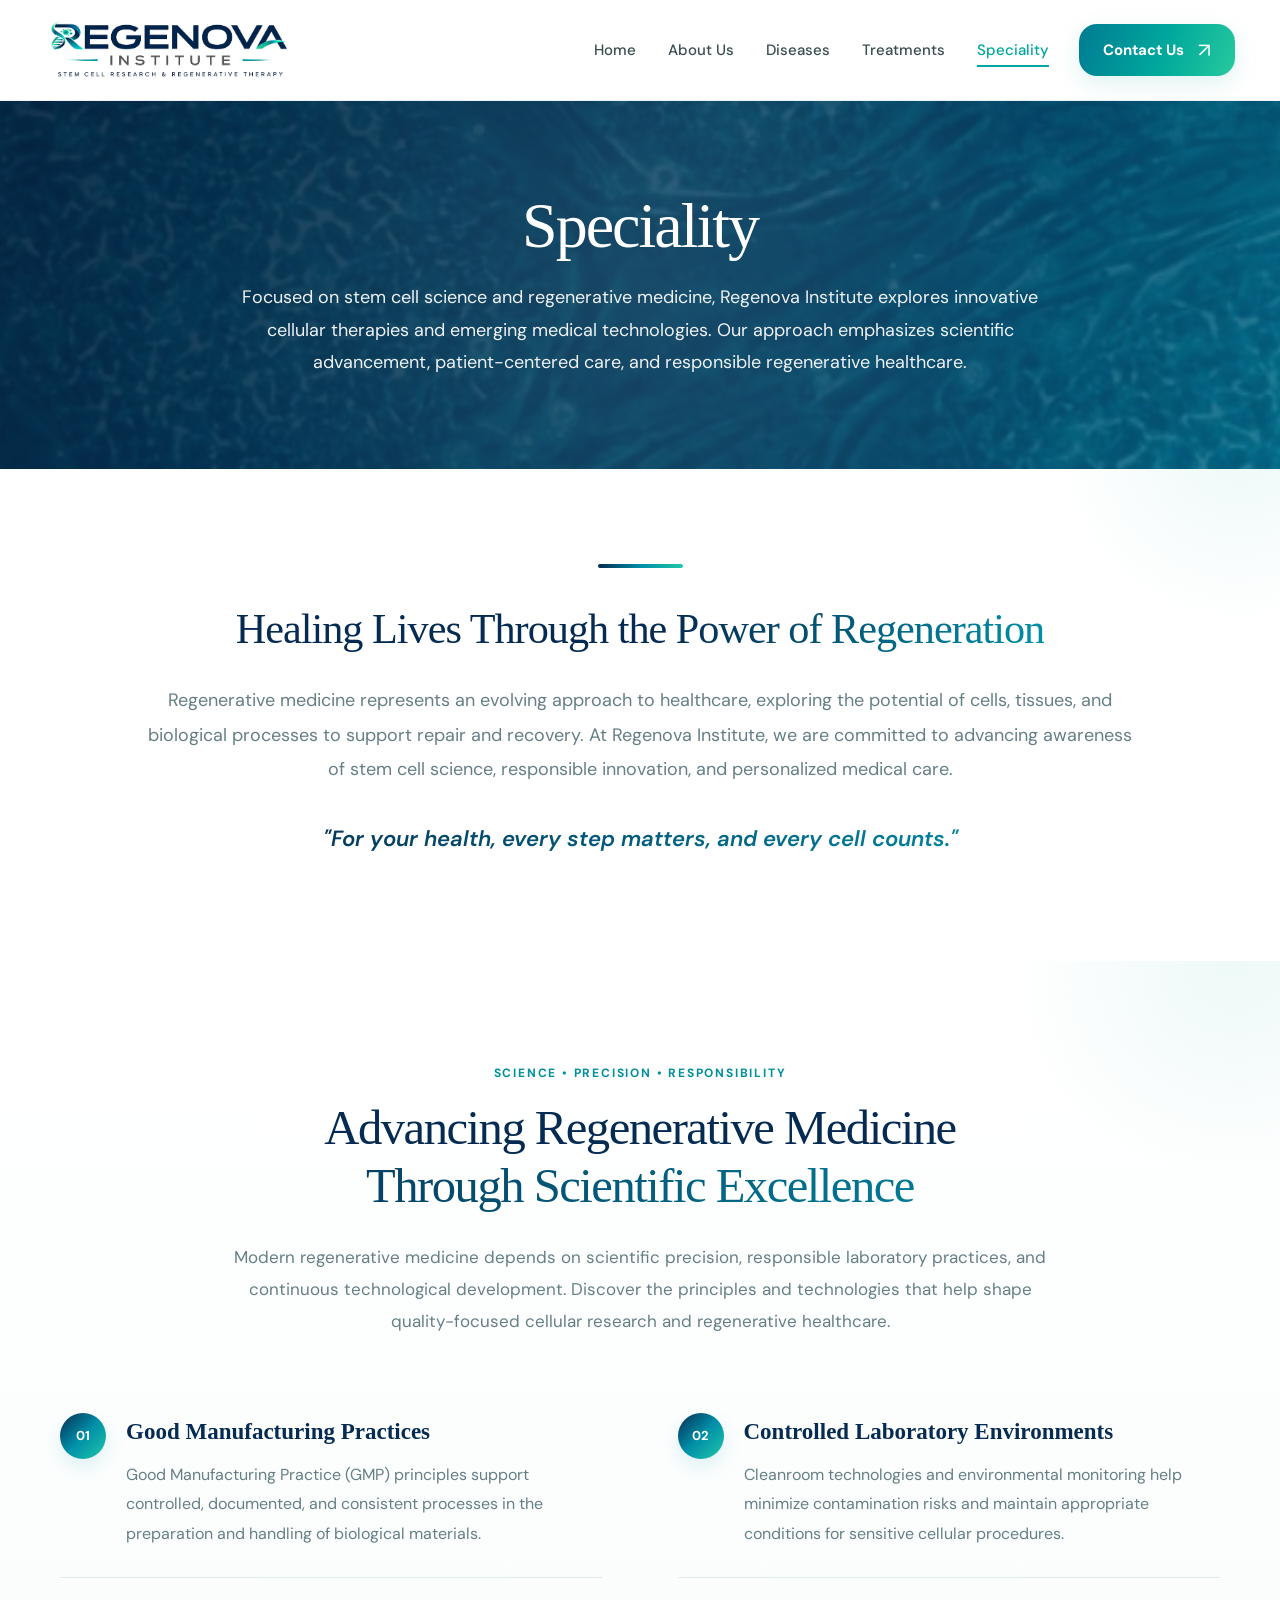
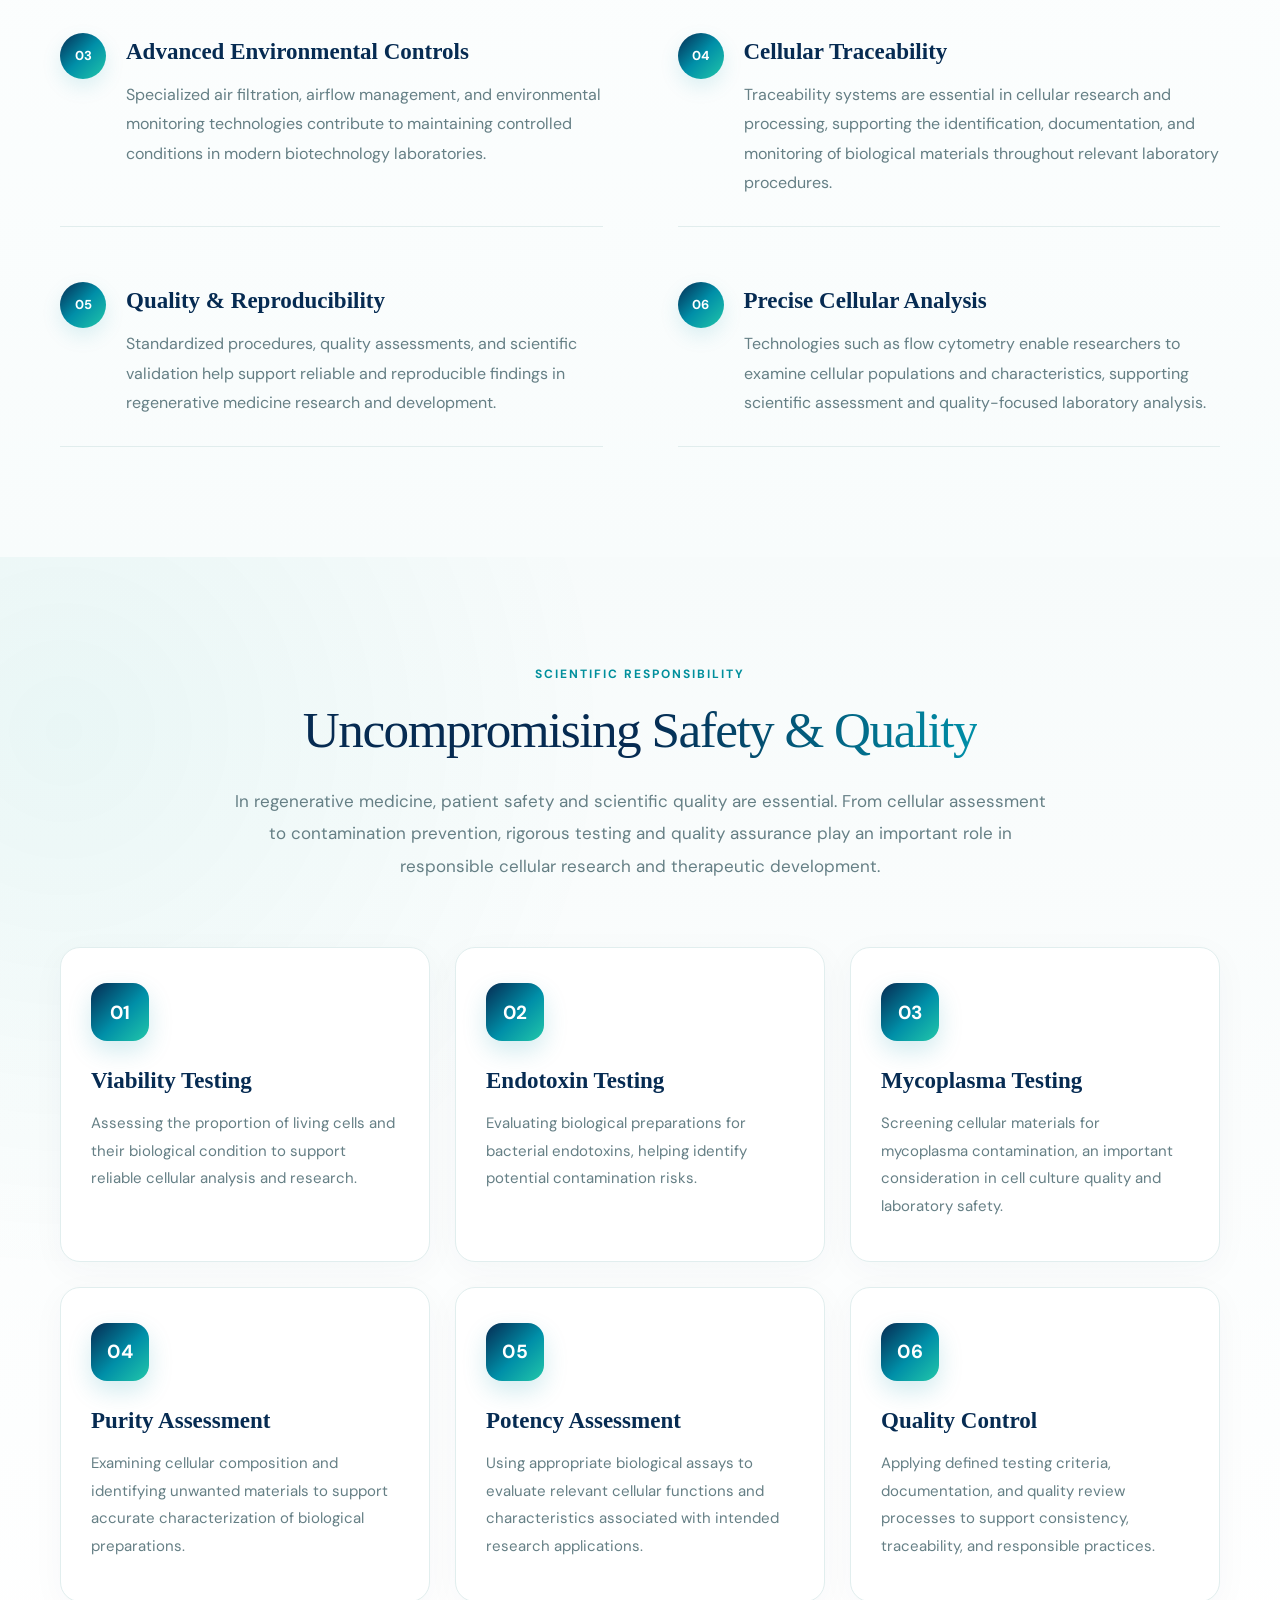
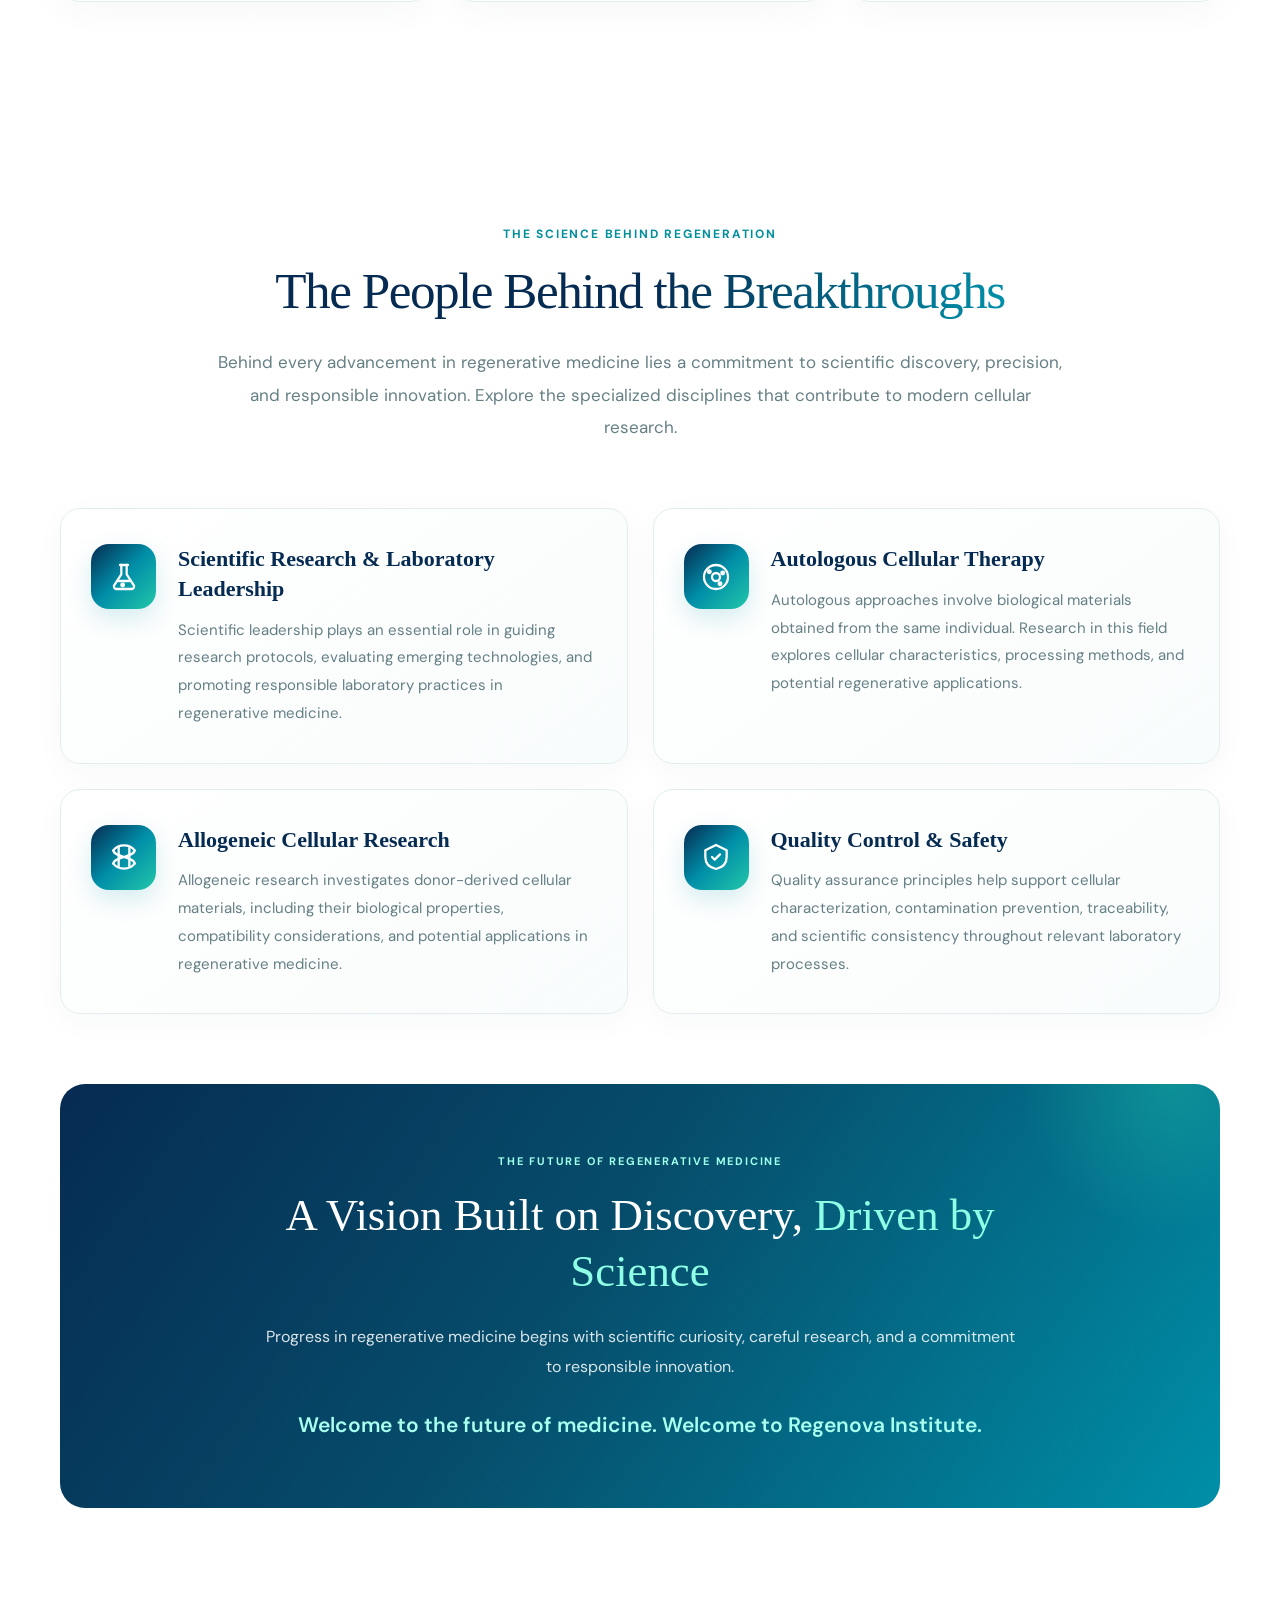
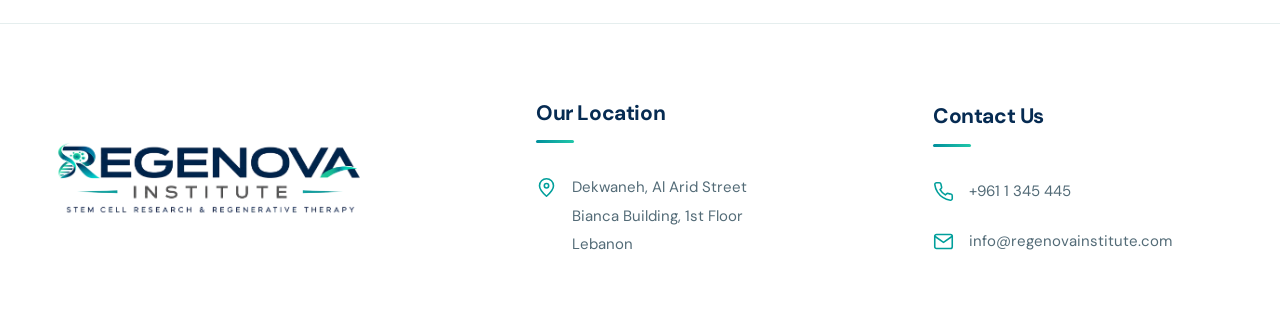
<file: speciality.html>
<!DOCTYPE html>
<html lang="en">

<head>
    <meta charset="UTF-8">
    <meta name="viewport" content="width=device-width, initial-scale=1.0">

    <title>Our Speciality | Regenova Institute</title>
    <meta name="description"
        content="Explore Regenova Institute's focus on stem cell science, regenerative medicine, and innovative approaches to tissue repair.">

    <link rel="icon" type="image/png" href="assets/img/Regenova%20final.png">
    <link rel="apple-touch-icon" href="assets/img/Regenova%20final.png">
    <link rel="stylesheet" href="assets/css/style.css">
</head>

<body>

    <!-- HEADER -->
    <header class="site-header" id="siteHeader">
        <div class="header-container">

            <a href="index.html" class="header-logo" aria-label="Regenova Institute Home">
                <img src="assets/img/Regenova%20final.png" alt="Regenova Institute Logo">
            </a>

            <!-- DESKTOP NAVIGATION -->
            <nav class="desktop-nav" aria-label="Main navigation">
                <a href="index.html" class="nav-link">Home</a>
                <a href="about.html" class="nav-link">About Us</a>
                <a href="diseases.html" class="nav-link">Diseases</a>
                <a href="treatments.html" class="nav-link">Treatments</a>
                <a href="speciality.html" class="nav-link active" aria-current="page">Speciality</a>
            </nav>

            <a href="contact.html" class="header-contact">
                <span>Contact Us</span>
                <span class="contact-arrow" aria-hidden="true">↗</span>
            </a>

            <!-- HAMBURGER -->
            <button class="menu-toggle" id="menuToggle" type="button" aria-label="Open navigation menu"
                aria-expanded="false" aria-controls="mobileNav">
                <span></span>
                <span></span>
                <span></span>
            </button>

        </div>

        <!-- MOBILE MENU -->
        <nav class="mobile-nav" id="mobileNav" aria-label="Mobile navigation" inert>
            <div class="mobile-nav-inner">
                <a href="index.html" class="mobile-link">Home</a>
                <a href="about.html" class="mobile-link">About Us</a>
                <a href="diseases.html" class="mobile-link">Diseases</a>
                <a href="treatments.html" class="mobile-link">Treatments</a>
                <a href="speciality.html" class="mobile-link active" aria-current="page">Speciality</a>

                <a href="contact.html" class="mobile-contact">
                    Contact Us 
                </a>
            </div>
        </nav>
    </header>

    <!-- SPECIALITY PAGE CONTENT -->
    <main id="mainContent">



        <!-- ==========================================
     REGENOVA - SPECIALITY HERO
========================================== -->

        <section class="speciality-hero" id="specialityHero" aria-labelledby="specialityHeroTitle">

            <!-- MOVING BACKGROUND -->
            <div class="speciality-hero-background" aria-hidden="true"></div>

            <!-- ANIMATED GRADIENT OVERLAY -->
            <div class="speciality-hero-overlay" aria-hidden="true"></div>

            <!-- HERO CONTENT -->
            <div class="speciality-hero-container">

                <h1 id="specialityHeroTitle">
                    Speciality
                </h1>

                <p>
                    Focused on stem cell science and regenerative medicine,
                    Regenova Institute explores innovative cellular therapies
                    and emerging medical technologies. Our approach emphasizes
                    scientific advancement, patient-centered care, and
                    responsible regenerative healthcare.
                </p>

            </div>

        </section>


        <!-- ==========================================
     REGENOVA - SPECIALITY INTRO SECTION
========================================== -->

        <section class="speciality-intro" id="specialityIntro" aria-labelledby="specialityIntroTitle">

            <div class="speciality-intro-container">

                <!-- DECORATIVE TOP LINE -->
                <div class="speciality-intro-line" aria-hidden="true"></div>

                <!-- SECTION HEADING -->
                <h2 id="specialityIntroTitle">
                    Healing Lives Through the
                    <span>Power of Regeneration</span>
                </h2>

                <!-- DESCRIPTION -->
                <p class="speciality-intro-description">
                    Regenerative medicine represents an evolving approach
                    to healthcare, exploring the potential of cells,
                    tissues, and biological processes to support repair
                    and recovery. At Regenova Institute, we are committed
                    to advancing awareness of stem cell science,
                    responsible innovation, and personalized medical care.
                </p>

                <!-- INSPIRATIONAL QUOTE -->
                <p class="speciality-intro-quote">
                    "For your health, every step matters,
                    and every cell counts."
                </p>

            </div>

        </section>


        <!-- ==========================================
     REGENOVA - SCIENTIFIC STANDARDS
========================================== -->

        <section class="speciality-standards" id="specialityStandards" aria-labelledby="specialityStandardsTitle">

            <div class="speciality-standards-container">

                <!-- SECTION INTRO -->
                <div class="speciality-standards-header">

                    <span class="speciality-standards-label">
                        SCIENCE • PRECISION • RESPONSIBILITY
                    </span>

                    <h2 id="specialityStandardsTitle">
                        Advancing Regenerative Medicine
                        <span>Through Scientific Excellence</span>
                    </h2>

                    <p>
                        Modern regenerative medicine depends on
                        scientific precision, responsible laboratory
                        practices, and continuous technological
                        development. Discover the principles and
                        technologies that help shape quality-focused
                        cellular research and regenerative healthcare.
                    </p>

                </div>

                <!-- SIX FEATURES -->
                <div class="speciality-standards-grid">

                    <!-- 01 -->
                    <article class="speciality-standard-item">

                        <span class="speciality-standard-number">01</span>

                        <div class="speciality-standard-content">
                            <h3>Good Manufacturing Practices</h3>

                            <p>
                                Good Manufacturing Practice (GMP)
                                principles support controlled,
                                documented, and consistent processes
                                in the preparation and handling
                                of biological materials.
                            </p>
                        </div>

                    </article>

                    <!-- 02 -->
                    <article class="speciality-standard-item">

                        <span class="speciality-standard-number">02</span>

                        <div class="speciality-standard-content">
                            <h3>Controlled Laboratory Environments</h3>

                            <p>
                                Cleanroom technologies and environmental
                                monitoring help minimize contamination
                                risks and maintain appropriate conditions
                                for sensitive cellular procedures.
                            </p>
                        </div>

                    </article>

                    <!-- 03 -->
                    <article class="speciality-standard-item">

                        <span class="speciality-standard-number">03</span>

                        <div class="speciality-standard-content">
                            <h3>Advanced Environmental Controls</h3>

                            <p>
                                Specialized air filtration, airflow
                                management, and environmental monitoring
                                technologies contribute to maintaining
                                controlled conditions in modern
                                biotechnology laboratories.
                            </p>
                        </div>

                    </article>

                    <!-- 04 -->
                    <article class="speciality-standard-item">

                        <span class="speciality-standard-number">04</span>

                        <div class="speciality-standard-content">
                            <h3>Cellular Traceability</h3>

                            <p>
                                Traceability systems are essential
                                in cellular research and processing,
                                supporting the identification,
                                documentation, and monitoring
                                of biological materials throughout
                                relevant laboratory procedures.
                            </p>
                        </div>

                    </article>

                    <!-- 05 -->
                    <article class="speciality-standard-item">

                        <span class="speciality-standard-number">05</span>

                        <div class="speciality-standard-content">
                            <h3>Quality &amp; Reproducibility</h3>

                            <p>
                                Standardized procedures, quality
                                assessments, and scientific validation
                                help support reliable and reproducible
                                findings in regenerative medicine
                                research and development.
                            </p>
                        </div>

                    </article>

                    <!-- 06 -->
                    <article class="speciality-standard-item">

                        <span class="speciality-standard-number">06</span>

                        <div class="speciality-standard-content">
                            <h3>Precise Cellular Analysis</h3>

                            <p>
                                Technologies such as flow cytometry
                                enable researchers to examine cellular
                                populations and characteristics,
                                supporting scientific assessment
                                and quality-focused laboratory analysis.
                            </p>
                        </div>

                    </article>

                </div>

            </div>

        </section>


        <!-- ==========================================
     REGENOVA - SAFETY & QUALITY
========================================== -->

        <section class="speciality-quality" id="specialityQuality" aria-labelledby="specialityQualityTitle">

            <div class="speciality-quality-container">

                <!-- SECTION HEADER -->
                <div class="speciality-quality-header">

                    <span class="speciality-quality-label">
                        SCIENTIFIC RESPONSIBILITY
                    </span>

                    <h2 id="specialityQualityTitle">
                        Uncompromising
                        <span>Safety &amp; Quality</span>
                    </h2>

                    <p>
                        In regenerative medicine, patient safety and
                        scientific quality are essential. From cellular
                        assessment to contamination prevention, rigorous
                        testing and quality assurance play an important
                        role in responsible cellular research and
                        therapeutic development.
                    </p>

                </div>

                <!-- QUALITY GRID -->
                <div class="speciality-quality-grid">

                    <!-- 01 -->
                    <article class="speciality-quality-card">

                        <div class="speciality-quality-icon">
                            <span>01</span>
                        </div>

                        <h3>Viability Testing</h3>

                        <p>
                            Assessing the proportion of living cells
                            and their biological condition to support
                            reliable cellular analysis and research.
                        </p>

                        <div class="speciality-quality-card-line"></div>

                    </article>

                    <!-- 02 -->
                    <article class="speciality-quality-card">

                        <div class="speciality-quality-icon">
                            <span>02</span>
                        </div>

                        <h3>Endotoxin Testing</h3>

                        <p>
                            Evaluating biological preparations for
                            bacterial endotoxins, helping identify
                            potential contamination risks.
                        </p>

                        <div class="speciality-quality-card-line"></div>

                    </article>

                    <!-- 03 -->
                    <article class="speciality-quality-card">

                        <div class="speciality-quality-icon">
                            <span>03</span>
                        </div>

                        <h3>Mycoplasma Testing</h3>

                        <p>
                            Screening cellular materials for
                            mycoplasma contamination, an important
                            consideration in cell culture quality
                            and laboratory safety.
                        </p>

                        <div class="speciality-quality-card-line"></div>

                    </article>

                    <!-- 04 -->
                    <article class="speciality-quality-card">

                        <div class="speciality-quality-icon">
                            <span>04</span>
                        </div>

                        <h3>Purity Assessment</h3>

                        <p>
                            Examining cellular composition and
                            identifying unwanted materials to
                            support accurate characterization
                            of biological preparations.
                        </p>

                        <div class="speciality-quality-card-line"></div>

                    </article>

                    <!-- 05 -->
                    <article class="speciality-quality-card">

                        <div class="speciality-quality-icon">
                            <span>05</span>
                        </div>

                        <h3>Potency Assessment</h3>

                        <p>
                            Using appropriate biological assays
                            to evaluate relevant cellular functions
                            and characteristics associated with
                            intended research applications.
                        </p>

                        <div class="speciality-quality-card-line"></div>

                    </article>

                    <!-- 06 -->
                    <article class="speciality-quality-card">

                        <div class="speciality-quality-icon">
                            <span>06</span>
                        </div>

                        <h3>Quality Control</h3>

                        <p>
                            Applying defined testing criteria,
                            documentation, and quality review
                            processes to support consistency,
                            traceability, and responsible practices.
                        </p>

                        <div class="speciality-quality-card-line"></div>

                    </article>

                </div>

            </div>

        </section>


        <!-- ==========================================
     REGENOVA - PEOPLE & SCIENTIFIC EXPERTISE
========================================== -->

        <section class="speciality-team" id="specialityTeam" aria-labelledby="specialityTeamTitle">

            <div class="speciality-team-container">

                <!-- SECTION HEADER -->
                <div class="speciality-team-header">

                    <span class="speciality-team-label">
                        THE SCIENCE BEHIND REGENERATION
                    </span>

                    <h2 id="specialityTeamTitle">
                        The People Behind
                        <span>the Breakthroughs</span>
                    </h2>

                    <p>
                        Behind every advancement in regenerative medicine
                        lies a commitment to scientific discovery,
                        precision, and responsible innovation.
                        Explore the specialized disciplines that
                        contribute to modern cellular research.
                    </p>

                </div>

                <!-- DEPARTMENTS GRID -->
                <div class="speciality-team-grid">

                    <!-- 01 -->
                    <article class="speciality-team-card">

                        <div class="speciality-team-icon">
                            <svg viewBox="0 0 24 24" fill="none" stroke="currentColor" stroke-width="1.7"
                                stroke-linecap="round" stroke-linejoin="round" aria-hidden="true">
                                <path d="M9 3h6" />
                                <path d="M10 3v7l-5.5 8.5A2 2 0 0 0 6.2 21h11.6a2 2 0 0 0 1.7-2.5L14 10V3" />
                                <path d="M8 15h8" />
                                <circle cx="11" cy="18" r="1" />
                            </svg>
                        </div>

                        <div class="speciality-team-content">

                            <h3>
                                Scientific Research &amp;
                                Laboratory Leadership
                            </h3>

                            <p>
                                Scientific leadership plays an essential
                                role in guiding research protocols,
                                evaluating emerging technologies,
                                and promoting responsible laboratory
                                practices in regenerative medicine.
                            </p>

                        </div>

                    </article>

                    <!-- 02 -->
                    <article class="speciality-team-card">

                        <div class="speciality-team-icon">
                            <svg viewBox="0 0 24 24" fill="none" stroke="currentColor" stroke-width="1.7"
                                stroke-linecap="round" stroke-linejoin="round" aria-hidden="true">
                                <circle cx="12" cy="12" r="9" />
                                <circle cx="12" cy="12" r="3" />
                                <circle cx="7" cy="8" r="1" />
                                <circle cx="17" cy="9" r="1" />
                                <circle cx="15" cy="17" r="1" />
                            </svg>
                        </div>

                        <div class="speciality-team-content">

                            <h3>
                                Autologous Cellular Therapy
                            </h3>

                            <p>
                                Autologous approaches involve biological
                                materials obtained from the same individual.
                                Research in this field explores cellular
                                characteristics, processing methods,
                                and potential regenerative applications.
                            </p>

                        </div>

                    </article>

                    <!-- 03 -->
                    <article class="speciality-team-card">

                        <div class="speciality-team-icon">
                            <svg viewBox="0 0 24 24" fill="none" stroke="currentColor" stroke-width="1.7"
                                stroke-linecap="round" stroke-linejoin="round" aria-hidden="true">
                                <path d="M4 7c4-5 12-5 16 0" />
                                <path d="M4 17c4 5 12 5 16 0" />
                                <path d="M4 7c0 5 16 5 16 10" />
                                <path d="M20 7c0 5-16 5-16 10" />
                                <path d="M8 5v14" />
                                <path d="M16 5v14" />
                            </svg>
                        </div>

                        <div class="speciality-team-content">

                            <h3>
                                Allogeneic Cellular Research
                            </h3>

                            <p>
                                Allogeneic research investigates
                                donor-derived cellular materials,
                                including their biological properties,
                                compatibility considerations,
                                and potential applications in
                                regenerative medicine.
                            </p>

                        </div>

                    </article>

                    <!-- 04 -->
                    <article class="speciality-team-card">

                        <div class="speciality-team-icon">
                            <svg viewBox="0 0 24 24" fill="none" stroke="currentColor" stroke-width="1.7"
                                stroke-linecap="round" stroke-linejoin="round" aria-hidden="true">
                                <path d="M12 3 4 7v5c0 5 3.5 8 8 9 4.5-1 8-4 8-9V7l-8-4Z" />
                                <path d="m9 12 2 2 4-4" />
                            </svg>
                        </div>

                        <div class="speciality-team-content">

                            <h3>
                                Quality Control &amp; Safety
                            </h3>

                            <p>
                                Quality assurance principles help
                                support cellular characterization,
                                contamination prevention,
                                traceability, and scientific
                                consistency throughout relevant
                                laboratory processes.
                            </p>

                        </div>

                    </article>

                </div>

                <!-- CLOSING STATEMENT -->
                <div class="speciality-team-closing">

                    <span class="speciality-team-closing-label">
                        THE FUTURE OF REGENERATIVE MEDICINE
                    </span>

                    <h3>
                        A Vision Built on Discovery,
                        <span>Driven by Science</span>
                    </h3>

                    <p>
                        Progress in regenerative medicine begins with
                        scientific curiosity, careful research, and
                        a commitment to responsible innovation.
                    </p>

                    <strong>
                        Welcome to the future of medicine.
                        Welcome to Regenova Institute.
                    </strong>

                </div>

            </div>

        </section>








    </main>

    <!-- FOOTER -->
    <footer class="site-footer">
        <div class="footer-container">

            <!-- LEFT: LOGO -->
            <div class="footer-column footer-brand">
                <a href="index.html" class="footer-logo">
                    <img src="assets/img/Regenova%20final.png" alt="Regenova Institute Logo">
                </a>
            </div>

            <!-- MIDDLE: ADDRESS -->
            <div class="footer-column footer-address">
                <h3 class="footer-heading">Our Location</h3>

                <div class="footer-info">
                    <svg viewBox="0 0 24 24" fill="none" stroke="currentColor" stroke-width="1.8" stroke-linecap="round"
                        stroke-linejoin="round" aria-hidden="true">
                        <path d="M20 10c0 5-8 12-8 12S4 15 4 10a8 8 0 1 1 16 0Z" />
                        <circle cx="12" cy="10" r="2.5" />
                    </svg>

                    <p>
                        Dekwaneh, Al Arid Street<br>
                        Bianca Building, 1st Floor<br>
                        Lebanon
                    </p>
                </div>
            </div>

            <!-- RIGHT: CONTACT -->
            <div class="footer-column footer-contact">
                <h3 class="footer-heading">Contact Us</h3>

                <a href="tel:+9611345445" class="footer-info">
                    <svg viewBox="0 0 24 24" fill="none" stroke="currentColor" stroke-width="1.8" stroke-linecap="round"
                        stroke-linejoin="round" aria-hidden="true">
                        <path d="M22 16.9v3a2 2 0 0 1-2.2 2
                        19.8 19.8 0 0 1-8.6-3.1
                        19.5 19.5 0 0 1-6-6
                        19.8 19.8 0 0 1-3.1-8.7
                        A2 2 0 0 1 4.1 2h3
                        a2 2 0 0 1 2 1.7
                        c.13.96.36 1.9.68 2.8
                        a2 2 0 0 1-.45 2.1L8.1 9.9
                        a16 16 0 0 0 6 6l1.3-1.2
                        a2 2 0 0 1 2.1-.45
                        c.9.32 1.84.55 2.8.68
                        A2 2 0 0 1 22 16.9Z" />
                    </svg>
                    <span>+961 1 345 445</span>
                </a>

                <a href="mailto:info@regenovainstitute.com" class="footer-info">
                    <svg viewBox="0 0 24 24" fill="none" stroke="currentColor" stroke-width="1.8" stroke-linecap="round"
                        stroke-linejoin="round" aria-hidden="true">
                        <rect x="2" y="4" width="20" height="16" rx="2" />
                        <path d="m2 6 10 7 10-7" />
                    </svg>
                    <span>info@regenovainstitute.com</span>
                </a>
            </div>

        </div>
    </footer>

    <script src="assets/js/app.js" defer></script>
</body>

</html>
</file>
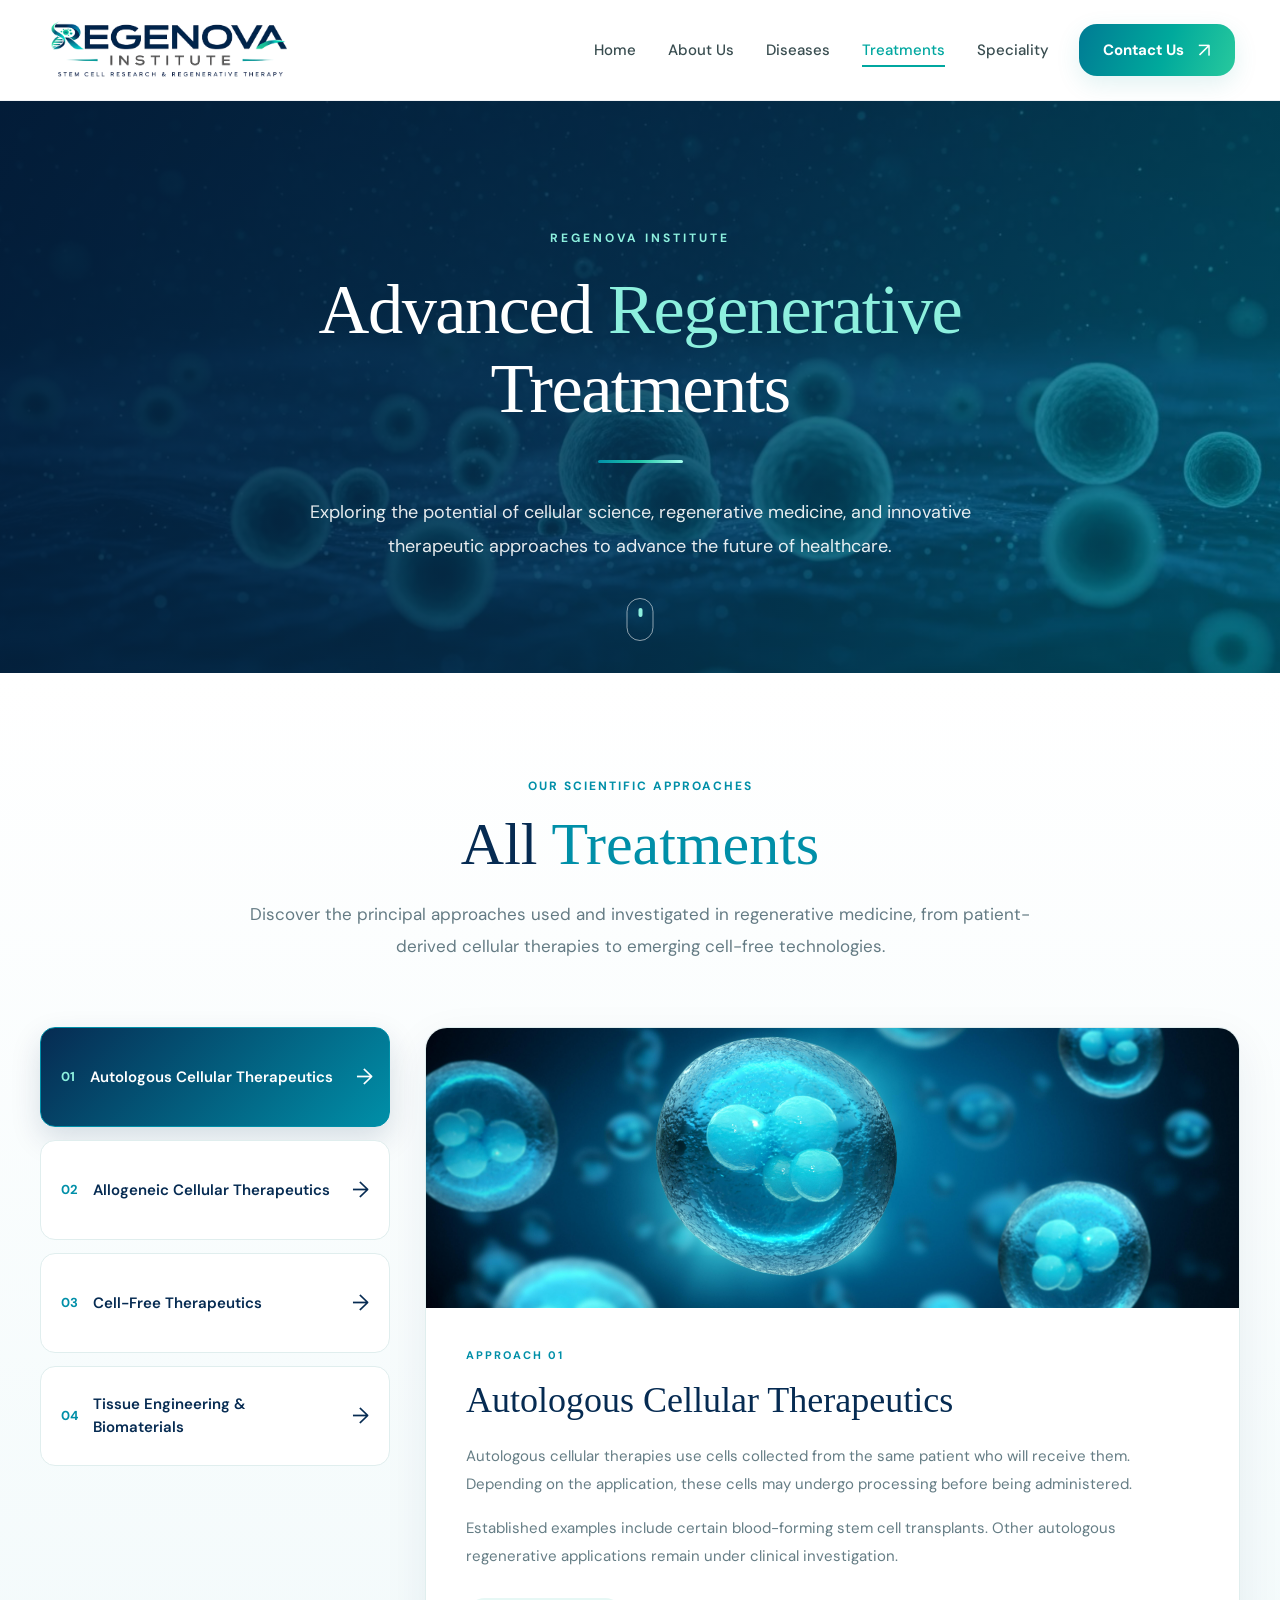
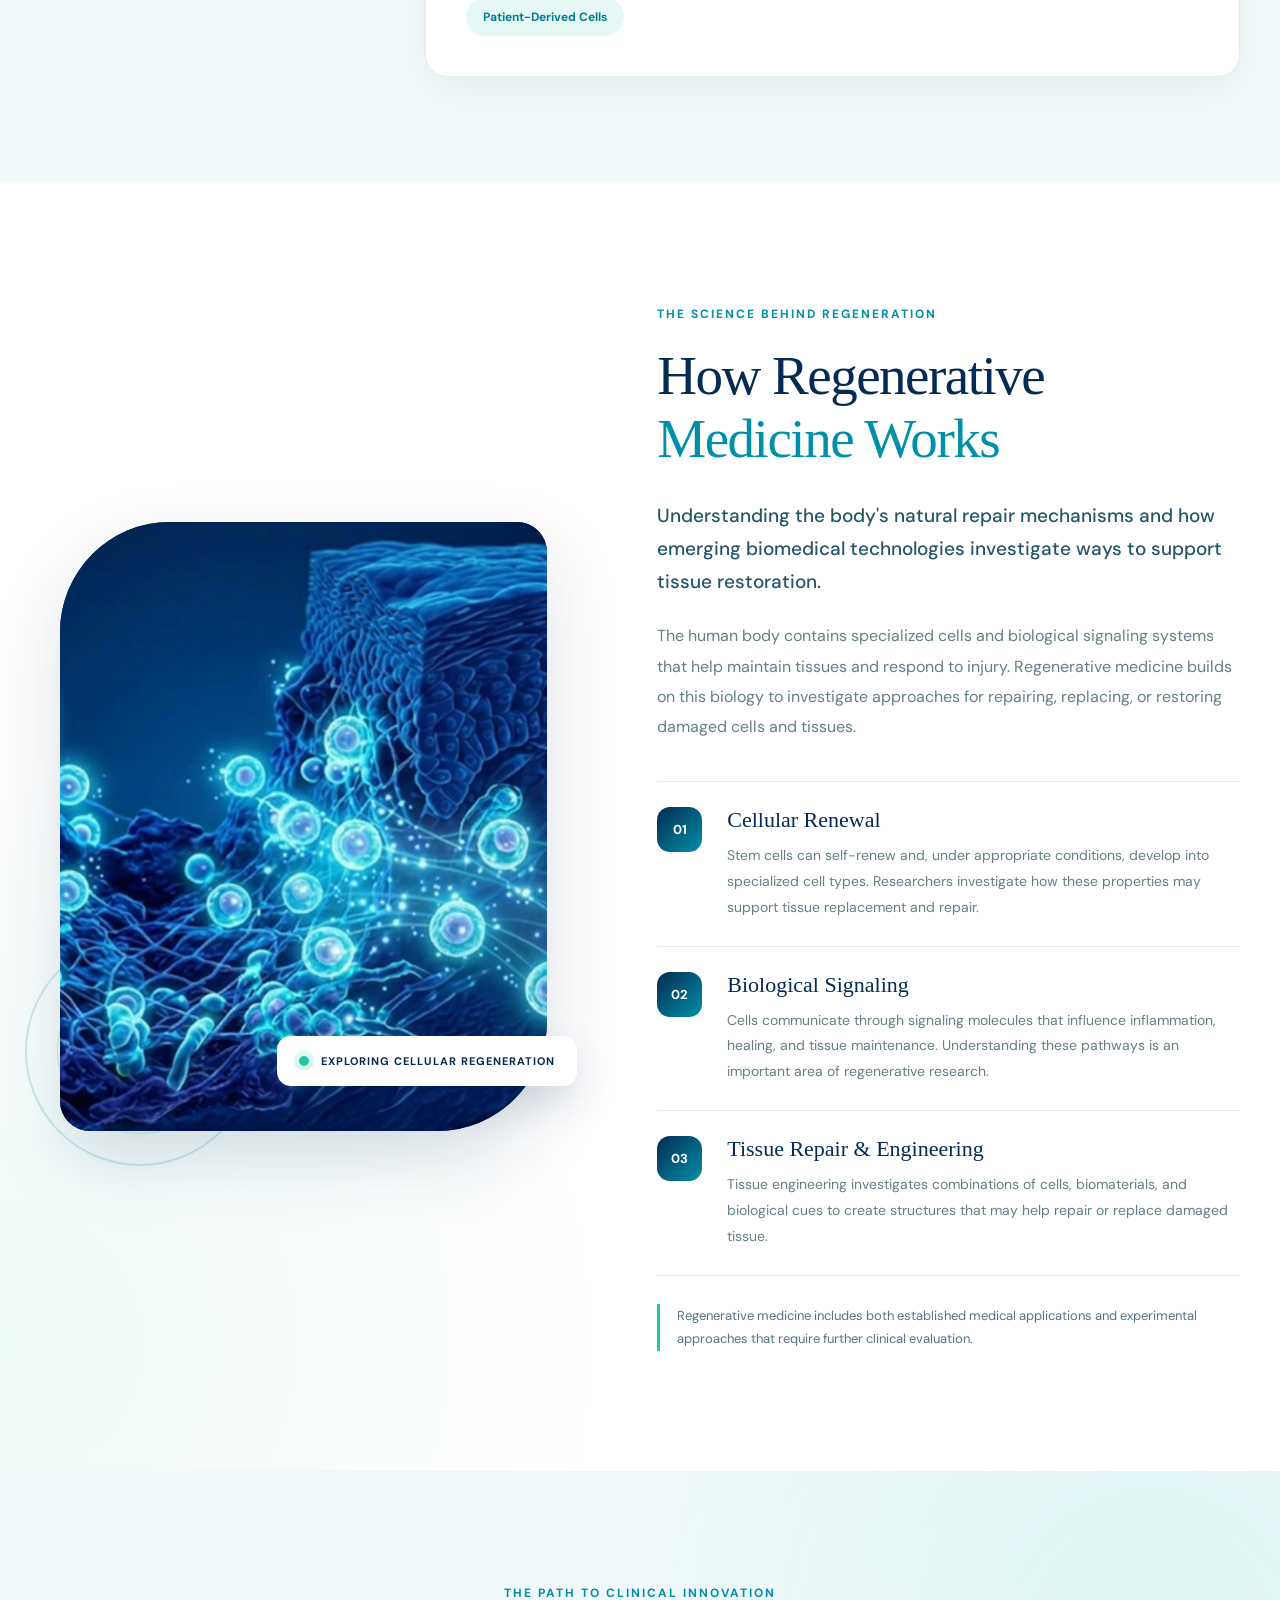
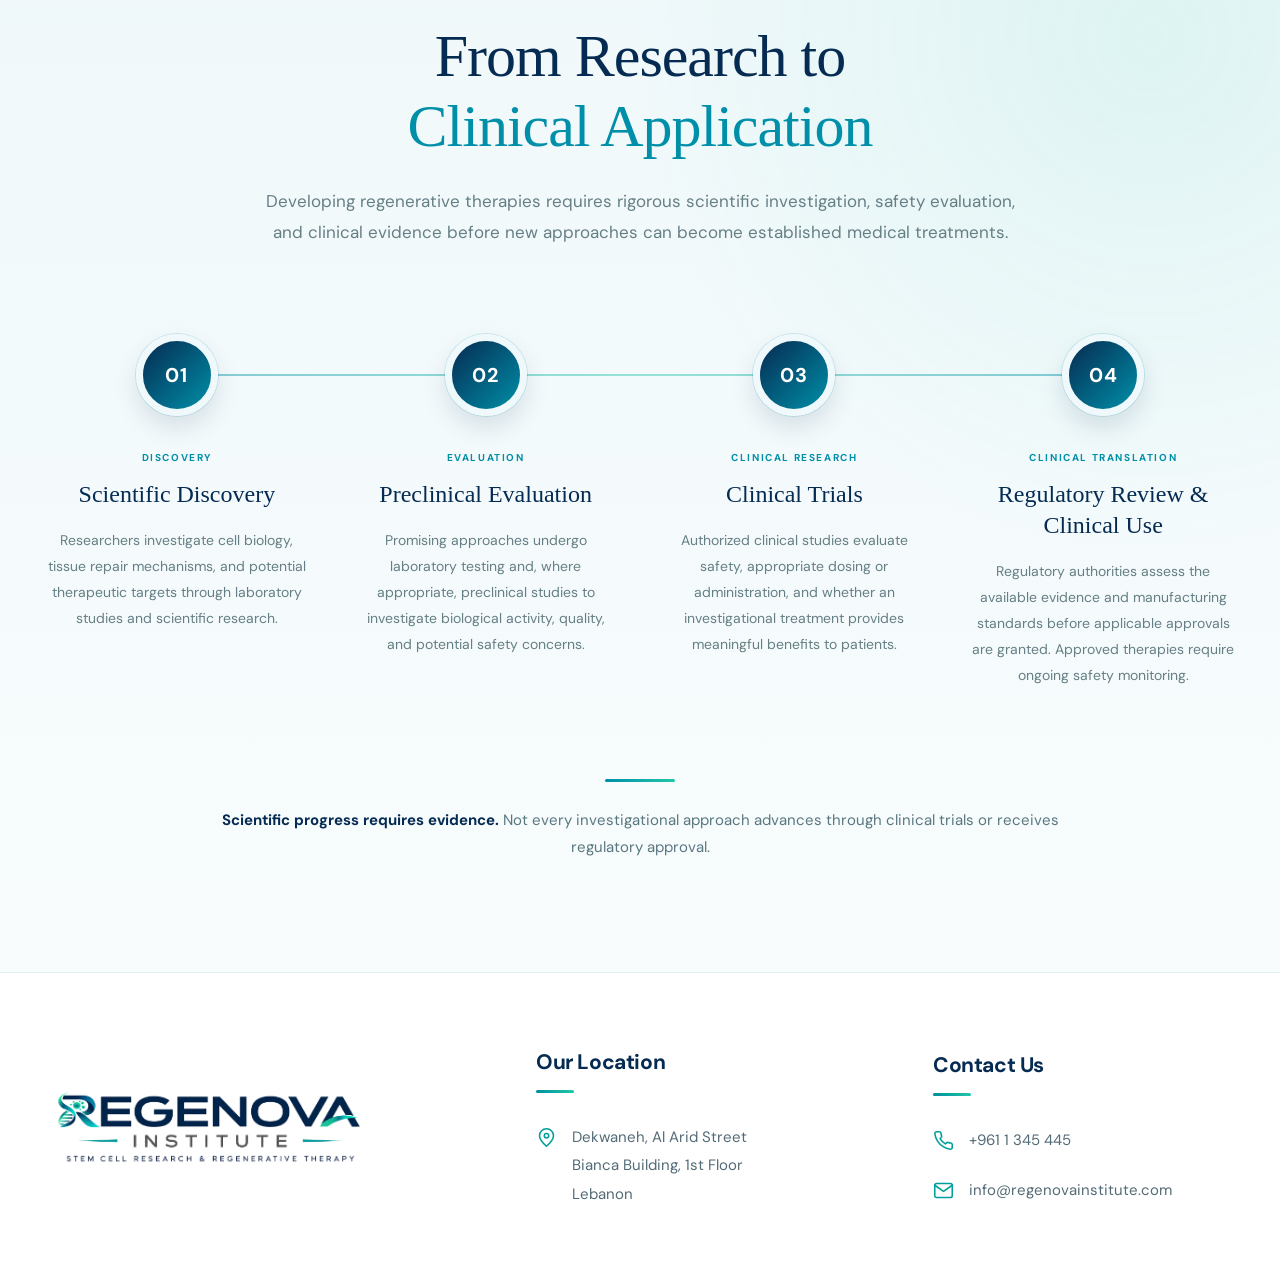
<file: treatments.html>
<!DOCTYPE html>
<html lang="en">

<head>
    <meta charset="UTF-8">
    <meta name="viewport" content="width=device-width, initial-scale=1.0">

    <title>Treatments | Regenova Institute</title>
    <meta name="description"
        content="Learn about regenerative medicine and stem cell-based treatment approaches at Regenova Institute in Dekwaneh, Lebanon.">

    <link rel="icon" type="image/png" href="assets/img/Regenova%20final.png">
    <link rel="apple-touch-icon" href="assets/img/Regenova%20final.png">
    <link rel="stylesheet" href="assets/css/style.css">
</head>

<body>

    <!-- HEADER -->
    <header class="site-header" id="siteHeader">
        <div class="header-container">

            <a href="index.html" class="header-logo" aria-label="Regenova Institute Home">
                <img src="assets/img/Regenova%20final.png" alt="Regenova Institute Logo">
            </a>

            <!-- DESKTOP NAVIGATION -->
            <nav class="desktop-nav" aria-label="Main navigation">
                <a href="index.html" class="nav-link">Home</a>
                <a href="about.html" class="nav-link">About Us</a>
                <a href="diseases.html" class="nav-link">Diseases</a>
                <a href="treatments.html" class="nav-link active" aria-current="page">Treatments</a>
                <a href="speciality.html" class="nav-link">Speciality</a>
            </nav>

            <a href="contact.html" class="header-contact">
                <span>Contact Us</span>
                <span class="contact-arrow" aria-hidden="true">↗</span>
            </a>

            <!-- HAMBURGER -->
            <button class="menu-toggle" id="menuToggle" type="button" aria-label="Open navigation menu"
                aria-expanded="false" aria-controls="mobileNav">
                <span></span>
                <span></span>
                <span></span>
            </button>

        </div>

        <!-- MOBILE MENU -->
        <nav class="mobile-nav" id="mobileNav" aria-label="Mobile navigation" inert>
            <div class="mobile-nav-inner">
                <a href="index.html" class="mobile-link">Home</a>
                <a href="about.html" class="mobile-link">About Us</a>
                <a href="diseases.html" class="mobile-link">Diseases</a>
                <a href="treatments.html" class="mobile-link active" aria-current="page">Treatments</a>
                <a href="speciality.html" class="mobile-link">Speciality</a>

                <a href="contact.html" class="mobile-contact">
                    Contact Us 
                </a>
            </div>
        </nav>
    </header>

    <!-- TREATMENTS PAGE CONTENT -->
    <main id="mainContent">


        <!-- ======================================
     TREATMENTS HERO SECTION
====================================== -->

        <section class="treatments-hero" id="treatmentsHero">

            <div class="treatments-hero-bg"></div>
            <div class="treatments-hero-overlay"></div>

            <div class="treatments-hero-content">

                <span class="treatments-hero-label">
                    REGENOVA INSTITUTE
                </span>

                <h1>
                    Advanced <span>Regenerative</span>
                    <br>
                    Treatments
                </h1>

                <div class="treatments-hero-divider"></div>

                <p>
                    Exploring the potential of cellular science,
                    regenerative medicine, and innovative therapeutic
                    approaches to advance the future of healthcare.
                </p>

            </div>

            <div class="treatments-hero-scroll" aria-hidden="true">
                <span></span>
            </div>

        </section>


        <!-- ======================================
     REGENOVA - ALL TREATMENTS
====================================== -->

        <section class="regen-treatments" id="allTreatments">

            <div class="regen-treatments-container">

                <div class="regen-treatments-heading">
                    <span class="regen-treatments-eyebrow">
                        OUR SCIENTIFIC APPROACHES
                    </span>

                    <h2>All <span>Treatments</span></h2>

                    <p>
                        Discover the principal approaches used and investigated
                        in regenerative medicine, from patient-derived cellular
                        therapies to emerging cell-free technologies.
                    </p>
                </div>

                <div class="regen-treatments-layout">

                    <!-- LEFT NAVIGATION -->
                    <div class="regen-treatments-nav" role="tablist" aria-label="Treatment categories">

                        <button class="regen-treatment-tab active" id="regenTabAuto" type="button" role="tab"
                            aria-selected="true" aria-controls="regenPanelAuto" tabindex="0"
                            data-treatment="autologous">
                            <span class="regen-tab-number">01</span>
                            <span class="regen-tab-title">
                                Autologous Cellular Therapeutics
                            </span>
                            <span class="regen-tab-arrow" aria-hidden="true">→</span>
                        </button>

                        <button class="regen-treatment-tab" id="regenTabAllo" type="button" role="tab"
                            aria-selected="false" aria-controls="regenPanelAllo" tabindex="-1"
                            data-treatment="allogeneic">
                            <span class="regen-tab-number">02</span>
                            <span class="regen-tab-title">
                                Allogeneic Cellular Therapeutics
                            </span>
                            <span class="regen-tab-arrow" aria-hidden="true">→</span>
                        </button>

                        <button class="regen-treatment-tab" id="regenTabFree" type="button" role="tab"
                            aria-selected="false" aria-controls="regenPanelFree" tabindex="-1"
                            data-treatment="cellfree">
                            <span class="regen-tab-number">03</span>
                            <span class="regen-tab-title">
                                Cell-Free Therapeutics
                            </span>
                            <span class="regen-tab-arrow" aria-hidden="true">→</span>
                        </button>

                        <button class="regen-treatment-tab" id="regenTabTissue" type="button" role="tab"
                            aria-selected="false" aria-controls="regenPanelTissue" tabindex="-1"
                            data-treatment="tissue">
                            <span class="regen-tab-number">04</span>
                            <span class="regen-tab-title">
                                Tissue Engineering &amp; Biomaterials
                            </span>
                            <span class="regen-tab-arrow" aria-hidden="true">→</span>
                        </button>

                    </div>

                    <!-- RIGHT CONTENT -->
                    <div class="regen-treatments-content">

                        <!-- AUTOLOGOUS -->
                        <article class="regen-treatment-panel active" id="regenPanelAuto" role="tabpanel"
                            aria-labelledby="regenTabAuto" data-panel="autologous">

                            <div class="regen-panel-image">
                                <img src="assets/img/autologous.png" alt="Scientific illustration of human cells"
                                    loading="lazy">
                            </div>

                            <div class="regen-panel-body">
                                <span class="regen-panel-label">APPROACH 01</span>

                                <h3>Autologous Cellular Therapeutics</h3>

                                <p>
                                    Autologous cellular therapies use cells collected
                                    from the same patient who will receive them.
                                    Depending on the application, these cells may
                                    undergo processing before being administered.
                                </p>

                                <p>
                                    Established examples include certain blood-forming
                                    stem cell transplants. Other autologous regenerative
                                    applications remain under clinical investigation.
                                </p>

                                <div class="regen-panel-tag">
                                    Patient-Derived Cells
                                </div>
                            </div>
                        </article>

                        <!-- ALLOGENEIC -->
                        <article class="regen-treatment-panel" id="regenPanelAllo" role="tabpanel"
                            aria-labelledby="regenTabAllo" data-panel="allogeneic" hidden>

                            <div class="regen-panel-image">
                                <img src="assets/img/allogeneic.png"
                                    alt="Scientific illustration of donor-derived cells" loading="lazy">
                            </div>

                            <div class="regen-panel-body">
                                <span class="regen-panel-label">APPROACH 02</span>

                                <h3>Allogeneic Cellular Therapeutics</h3>

                                <p>
                                    Allogeneic therapies involve cells obtained from
                                    a donor rather than from the recipient.
                                    These cells may be used in established transplant
                                    procedures or investigated for new applications.
                                </p>

                                <p>
                                    Donor compatibility, immune responses, cell
                                    processing, and long-term safety are important
                                    considerations in their development.
                                </p>

                                <div class="regen-panel-tag">
                                    Donor-Derived Cells
                                </div>
                            </div>
                        </article>

                        <!-- CELL FREE -->
                        <article class="regen-treatment-panel" id="regenPanelFree" role="tabpanel"
                            aria-labelledby="regenTabFree" data-panel="cellfree" hidden>

                            <div class="regen-panel-image">
                                <img src="assets/img/cell-free.png"
                                    alt="Scientific visualization of extracellular vesicles" loading="lazy">
                            </div>

                            <div class="regen-panel-body">
                                <span class="regen-panel-label">APPROACH 03</span>

                                <h3>Cell-Free Therapeutics</h3>

                                <p>
                                    Cell-free regenerative research explores
                                    biological materials such as extracellular
                                    vesicles, secreted proteins, and other
                                    signaling molecules without administering
                                    living therapeutic cells.
                                </p>

                                <p>
                                    These technologies are being studied for
                                    their biological effects. Many proposed
                                    regenerative applications, including
                                    exosome-based interventions, remain
                                    experimental.
                                </p>

                                <div class="regen-panel-tag">
                                    Cell-Derived Biological Factors
                                </div>
                            </div>
                        </article>

                        <!-- TISSUE ENGINEERING -->
                        <article class="regen-treatment-panel" id="regenPanelTissue" role="tabpanel"
                            aria-labelledby="regenTabTissue" data-panel="tissue" hidden>

                            <div class="regen-panel-image">
                                <img src="assets/img/tissue-engineering.png"
                                    alt="Scientific illustration of engineered tissue scaffolds" loading="lazy">
                            </div>

                            <div class="regen-panel-body">
                                <span class="regen-panel-label">APPROACH 04</span>

                                <h3>Tissue Engineering &amp; Biomaterials</h3>

                                <p>
                                    Tissue engineering combines principles
                                    from cell biology, materials science,
                                    and biomedical engineering to develop
                                    structures that support tissue repair
                                    or replacement.
                                </p>

                                <p>
                                    Researchers investigate scaffolds,
                                    engineered tissues, and biomaterials
                                    for applications ranging from wound
                                    management to more complex tissue
                                    reconstruction.
                                </p>

                                <div class="regen-panel-tag">
                                    Engineered Tissue Technologies
                                </div>
                            </div>
                        </article>

                    </div>

                </div>



            </div>

        </section>


        <!-- ==========================================
     HOW REGENERATIVE MEDICINE WORKS
========================================== -->

        <section class="regen-science" id="howRegenerativeMedicineWorks" aria-labelledby="regenScienceTitle">

            <div class="regen-science-container">

                <!-- LEFT IMAGE -->
                <div class="regen-science-visual">

                    <div class="regen-science-image">
                        <img src="assets/img/regenerative-process.png"
                            alt="Scientific illustration of cellular processes involved in tissue repair"
                            loading="lazy">
                    </div>

                    <div class="regen-science-image-caption">
                        <span class="regen-science-caption-dot"></span>
                        EXPLORING CELLULAR REGENERATION
                    </div>

                    <div class="regen-science-decoration" aria-hidden="true"></div>

                </div>

                <!-- RIGHT CONTENT -->
                <div class="regen-science-content">

                    <span class="regen-science-eyebrow">
                        THE SCIENCE BEHIND REGENERATION
                    </span>

                    <h2 id="regenScienceTitle">
                        How Regenerative
                        <span>Medicine Works</span>
                    </h2>

                    <p class="regen-science-lead">
                        Understanding the body's natural repair
                        mechanisms and how emerging biomedical
                        technologies investigate ways to support
                        tissue restoration.
                    </p>

                    <p class="regen-science-description">
                        The human body contains specialized cells
                        and biological signaling systems that help
                        maintain tissues and respond to injury.
                        Regenerative medicine builds on this biology
                        to investigate approaches for repairing,
                        replacing, or restoring damaged cells and tissues.
                    </p>

                    <!-- SCIENTIFIC PRINCIPLES -->
                    <div class="regen-science-principles">

                        <div class="regen-science-principle">

                            <div class="regen-science-principle-number">
                                01
                            </div>

                            <div>
                                <h3>Cellular Renewal</h3>

                                <p>
                                    Stem cells can self-renew and,
                                    under appropriate conditions,
                                    develop into specialized cell
                                    types. Researchers investigate
                                    how these properties may support
                                    tissue replacement and repair.
                                </p>
                            </div>

                        </div>

                        <div class="regen-science-principle">

                            <div class="regen-science-principle-number">
                                02
                            </div>

                            <div>
                                <h3>Biological Signaling</h3>

                                <p>
                                    Cells communicate through
                                    signaling molecules that influence
                                    inflammation, healing, and tissue
                                    maintenance. Understanding these
                                    pathways is an important area
                                    of regenerative research.
                                </p>
                            </div>

                        </div>

                        <div class="regen-science-principle">

                            <div class="regen-science-principle-number">
                                03
                            </div>

                            <div>
                                <h3>Tissue Repair &amp; Engineering</h3>

                                <p>
                                    Tissue engineering investigates
                                    combinations of cells, biomaterials,
                                    and biological cues to create
                                    structures that may help repair
                                    or replace damaged tissue.
                                </p>
                            </div>

                        </div>

                    </div>

                    <p class="regen-science-footnote">
                        Regenerative medicine includes both established
                        medical applications and experimental approaches
                        that require further clinical evaluation.
                    </p>

                </div>

            </div>

        </section>


        <!-- ==========================================
     FROM RESEARCH TO CLINICAL APPLICATION
========================================== -->

        <section class="regen-journey" id="researchToClinical" aria-labelledby="regenJourneyTitle">

            <div class="regen-journey-container">

                <!-- SECTION HEADING -->
                <div class="regen-journey-heading">

                    <span class="regen-journey-eyebrow">
                        THE PATH TO CLINICAL INNOVATION
                    </span>

                    <h2 id="regenJourneyTitle">
                        From Research to
                        <span>Clinical Application</span>
                    </h2>

                    <p>
                        Developing regenerative therapies requires
                        rigorous scientific investigation, safety
                        evaluation, and clinical evidence before
                        new approaches can become established
                        medical treatments.
                    </p>

                </div>

                <!-- FOUR-STEP TIMELINE -->
                <div class="regen-journey-timeline">

                    <!-- STEP 01 -->
                    <article class="regen-journey-step">

                        <div class="regen-journey-marker">
                            <span>01</span>
                        </div>

                        <div class="regen-journey-step-content">

                            <span class="regen-journey-step-label">
                                DISCOVERY
                            </span>

                            <h3>Scientific Discovery</h3>

                            <p>
                                Researchers investigate cell biology,
                                tissue repair mechanisms, and potential
                                therapeutic targets through laboratory
                                studies and scientific research.
                            </p>

                        </div>

                    </article>

                    <!-- STEP 02 -->
                    <article class="regen-journey-step">

                        <div class="regen-journey-marker">
                            <span>02</span>
                        </div>

                        <div class="regen-journey-step-content">

                            <span class="regen-journey-step-label">
                                EVALUATION
                            </span>

                            <h3>Preclinical Evaluation</h3>

                            <p>
                                Promising approaches undergo laboratory
                                testing and, where appropriate,
                                preclinical studies to investigate
                                biological activity, quality,
                                and potential safety concerns.
                            </p>

                        </div>

                    </article>

                    <!-- STEP 03 -->
                    <article class="regen-journey-step">

                        <div class="regen-journey-marker">
                            <span>03</span>
                        </div>

                        <div class="regen-journey-step-content">

                            <span class="regen-journey-step-label">
                                CLINICAL RESEARCH
                            </span>

                            <h3>Clinical Trials</h3>

                            <p>
                                Authorized clinical studies evaluate
                                safety, appropriate dosing or
                                administration, and whether an
                                investigational treatment provides
                                meaningful benefits to patients.
                            </p>

                        </div>

                    </article>

                    <!-- STEP 04 -->
                    <article class="regen-journey-step">

                        <div class="regen-journey-marker">
                            <span>04</span>
                        </div>

                        <div class="regen-journey-step-content">

                            <span class="regen-journey-step-label">
                                CLINICAL TRANSLATION
                            </span>

                            <h3>Regulatory Review &amp; Clinical Use</h3>

                            <p>
                                Regulatory authorities assess the
                                available evidence and manufacturing
                                standards before applicable approvals
                                are granted. Approved therapies
                                require ongoing safety monitoring.
                            </p>

                        </div>

                    </article>

                </div>

                <!-- BOTTOM MESSAGE -->
                <div class="regen-journey-bottom">

                    <div class="regen-journey-bottom-line"></div>

                    <p>
                        <strong>Scientific progress requires evidence.</strong>
                        Not every investigational approach advances
                        through clinical trials or receives regulatory
                        approval.
                    </p>

                </div>

            </div>

        </section>









    </main>

    <!-- FOOTER -->
    <footer class="site-footer">
        <div class="footer-container">

            <!-- LEFT: LOGO -->
            <div class="footer-column footer-brand">
                <a href="index.html" class="footer-logo">
                    <img src="assets/img/Regenova%20final.png" alt="Regenova Institute Logo">
                </a>
            </div>

            <!-- MIDDLE: ADDRESS -->
            <div class="footer-column footer-address">
                <h3 class="footer-heading">Our Location</h3>

                <div class="footer-info">
                    <svg viewBox="0 0 24 24" fill="none" stroke="currentColor" stroke-width="1.8" stroke-linecap="round"
                        stroke-linejoin="round" aria-hidden="true">
                        <path d="M20 10c0 5-8 12-8 12S4 15 4 10a8 8 0 1 1 16 0Z" />
                        <circle cx="12" cy="10" r="2.5" />
                    </svg>

                    <p>
                        Dekwaneh, Al Arid Street<br>
                        Bianca Building, 1st Floor<br>
                        Lebanon
                    </p>
                </div>
            </div>

            <!-- RIGHT: CONTACT -->
            <div class="footer-column footer-contact">
                <h3 class="footer-heading">Contact Us</h3>

                <a href="tel:+9611345445" class="footer-info">
                    <svg viewBox="0 0 24 24" fill="none" stroke="currentColor" stroke-width="1.8" stroke-linecap="round"
                        stroke-linejoin="round" aria-hidden="true">
                        <path d="M22 16.9v3a2 2 0 0 1-2.2 2
                        19.8 19.8 0 0 1-8.6-3.1
                        19.5 19.5 0 0 1-6-6
                        19.8 19.8 0 0 1-3.1-8.7
                        A2 2 0 0 1 4.1 2h3
                        a2 2 0 0 1 2 1.7
                        c.13.96.36 1.9.68 2.8
                        a2 2 0 0 1-.45 2.1L8.1 9.9
                        a16 16 0 0 0 6 6l1.3-1.2
                        a2 2 0 0 1 2.1-.45
                        c.9.32 1.84.55 2.8.68
                        A2 2 0 0 1 22 16.9Z" />
                    </svg>
                    <span>+961 1 345 445</span>
                </a>

                <a href="mailto:info@regenovainstitute.com" class="footer-info">
                    <svg viewBox="0 0 24 24" fill="none" stroke="currentColor" stroke-width="1.8" stroke-linecap="round"
                        stroke-linejoin="round" aria-hidden="true">
                        <rect x="2" y="4" width="20" height="16" rx="2" />
                        <path d="m2 6 10 7 10-7" />
                    </svg>
                    <span>info@regenovainstitute.com</span>
                </a>
            </div>

        </div>
    </footer>

    <script src="assets/js/app.js" defer></script>
</body>

</html>
</file>
<file: assets/css/style.css>
@import url('https://fonts.googleapis.com/css2?family=DM+Sans:wght@400;500;600;700;800&display=swap');

/* ===========================
   GLOBAL STYLES
=========================== */

:root {
    --navy: #062b52;
    --navy-dark: #031e3d;
    --teal: #00a7a0;
    --turquoise: #19c9ad;
    --green: #25b987;
    --white: #ffffff;
    --text: #263b42;
    --muted: #667780;
    --border: #e7eeee;
    --header-height: 100px;
}

* {
    margin: 0;
    padding: 0;
    box-sizing: border-box;
}

html {
    scroll-behavior: smooth;
}

body {
    font-family: 'DM Sans', Arial, sans-serif;
    color: var(--text);
    background: var(--white);
}

a {
    text-decoration: none;
    color: inherit;
}

button {
    font: inherit;
}

button,
a {
    -webkit-tap-highlight-color: transparent;
}

a:focus-visible,
button:focus-visible {
    outline: 3px solid var(--teal);
    outline-offset: 4px;
}

/* ===========================
   HEADER
=========================== */

.site-header {
    width: 100%;
    background: var(--white);
    position: relative;
    z-index: 1000;
    border-bottom: 1px solid rgba(6, 43, 82, 0.06);
}

.header-container {
    max-width: 1600px;
    width: 100%;
    min-height: var(--header-height);
    padding: 0 45px;
    margin: auto;

    display: flex;
    align-items: center;
    justify-content: space-between;
    gap: 30px;
}

/* ===========================
   LOGO
=========================== */

.header-logo {
    display: flex;
    align-items: center;
    flex-shrink: 0;
}

.header-logo img {
    display: block;
    width: 250px;
    height: auto;
    max-height: 85px;
    object-fit: contain;
}

/* ===========================
   DESKTOP NAVIGATION
=========================== */

.desktop-nav {
    display: flex;
    align-items: center;
    justify-content: center;
    gap: clamp(16px, 2.5vw, 42px);
    margin-left: auto;
}

.nav-link {
    position: relative;
    color: #394d50;
    font-size: 15px;
    font-weight: 500;
    white-space: nowrap;
    padding: 12px 0;
    transition: color 0.25s ease;
}

.nav-link:hover,
.nav-link.active {
    color: var(--teal);
}

.nav-link::after {
    content: "";
    position: absolute;
    bottom: 5px;
    left: 0;
    width: 0;
    height: 2px;
    background: var(--teal);
    transition: width 0.3s ease;
}

.nav-link:hover::after,
.nav-link.active::after {
    width: 100%;
}

/* ===========================
   CONTACT BUTTON
=========================== */

.header-contact {
    display: inline-flex;
    align-items: center;
    justify-content: center;
    gap: 14px;

    background: linear-gradient(110deg,
            #007b94 0%,
            #00a99c 55%,
            #28c99d 100%);

    color: var(--white);
    padding: 16px 24px;
    border-radius: 18px;

    font-size: 15px;
    font-weight: 700;
    white-space: nowrap;
    flex-shrink: 0;

    box-shadow: 0 8px 24px rgba(0, 145, 145, 0.12);

    transition:
        transform 0.3s ease,
        box-shadow 0.3s ease,
        background 0.3s ease;
}

.header-contact:hover {
    transform: translateY(-2px);
    box-shadow: 0 12px 28px rgba(0, 145, 145, 0.22);
    background: linear-gradient(110deg,
            #062b52 0%,
            #008c9a 100%);
}

.contact-arrow {
    font-size: 20px;
    font-weight: 400;
    line-height: 1;
    transition: transform 0.3s ease;
}

.header-contact:hover .contact-arrow {
    transform: translate(3px, -3px);
}

/* ===========================
   HAMBURGER BUTTON
=========================== */

.menu-toggle {
    display: none;
    width: 44px;
    height: 44px;

    border: none;
    border-radius: 10px;
    background: #effaf8;
    cursor: pointer;

    align-items: center;
    justify-content: center;
    flex-direction: column;
    gap: 5px;

    flex-shrink: 0;
    z-index: 1002;
}

.menu-toggle span {
    display: block;
    width: 23px;
    height: 2px;
    background: var(--navy);
    border-radius: 3px;

    transition:
        transform 0.3s ease,
        opacity 0.3s ease;
}

.menu-toggle.is-active span:nth-child(1) {
    transform: translateY(7px) rotate(45deg);
}

.menu-toggle.is-active span:nth-child(2) {
    opacity: 0;
}

.menu-toggle.is-active span:nth-child(3) {
    transform: translateY(-7px) rotate(-45deg);
}

/* ===========================
   MOBILE NAVIGATION
=========================== */

.mobile-nav {
    display: none;
}

/* ===========================
   TABLET AND MOBILE
=========================== */

@media (max-width: 1100px) {

    :root {
        --header-height: 82px;
    }

    .header-container {
        padding: 0 25px;
        gap: 16px;
    }

    .header-logo img {
        width: 205px;
        max-height: 70px;
    }

    .desktop-nav {
        display: none;
    }

    .header-contact {
        margin-left: auto;
        padding: 13px 19px;
        border-radius: 13px;
    }

    .menu-toggle {
        display: flex;
    }

    .mobile-nav {
        display: block;
        position: absolute;
        top: 100%;
        left: 0;
        right: 0;

        background: var(--white);
        border-top: 1px solid var(--border);
        box-shadow: 0 18px 35px rgba(3, 30, 61, 0.09);

        visibility: hidden;
        opacity: 0;
        transform: translateY(-10px);
        pointer-events: none;

        max-height: calc(100dvh - var(--header-height));
        overflow-y: auto;

        transition:
            opacity 0.25s ease,
            transform 0.25s ease,
            visibility 0.25s ease;
    }

    .mobile-nav.is-open {
        visibility: visible;
        opacity: 1;
        transform: translateY(0);
        pointer-events: auto;
    }

    .mobile-nav-inner {
        padding: 16px 25px 28px;
        display: flex;
        flex-direction: column;
    }

    .mobile-link {
        display: block;
        padding: 16px 5px;

        font-size: 16px;
        font-weight: 600;
        color: var(--navy);

        border-bottom: 1px solid var(--border);
        transition:
            color 0.25s ease,
            padding-left 0.25s ease;
    }

    .mobile-link:hover,
    .mobile-link.active {
        color: var(--teal);
        padding-left: 12px;
    }

    .mobile-contact {
        display: flex;
        justify-content: space-between;
        align-items: center;

        margin-top: 22px;
        padding: 17px 20px;

        color: var(--white);
        background: linear-gradient(110deg,
                #007b94,
                #00a99c,
                #28c99d);

        border-radius: 13px;
        font-size: 16px;
        font-weight: 700;
    }

    .mobile-contact span {
        font-size: 22px;
    }
}

/* ===========================
   SMALL MOBILE
=========================== */

@media (max-width: 600px) {

    :root {
        --header-height: 72px;
    }

    .header-container {
        padding: 0 16px;
        gap: 12px;
    }

    .header-logo img {
        width: clamp(140px, 43vw, 185px);
        max-height: 60px;
    }

    .header-contact {
        display: none;
    }

    .menu-toggle {
        margin-left: auto;
        width: 42px;
        height: 42px;
    }

    .mobile-nav-inner {
        padding: 12px 20px 26px;
    }

    .mobile-link {
        font-size: 15px;
        padding: 15px 4px;
    }

    .mobile-contact {
        margin-top: 20px;
    }
}

@media (prefers-reduced-motion: reduce) {

    *,
    *::before,
    *::after {
        scroll-behavior: auto !important;
        transition-duration: 0.01ms !important;
        animation-duration: 0.01ms !important;
    }
}



/* ==========================================
   REGENOVA FOOTER
========================================== */

.site-footer {
    width: 100%;
    background: #ffffff;
    padding: 75px 0 65px;
    border-top: 1px solid #e5eeee;
}

.footer-container {
    width: 100%;
    max-width: 1450px;
    margin: 0 auto;
    padding: 0 50px;

    display: grid;
    grid-template-columns: 1.3fr 1fr 1fr;
    column-gap: 100px;
    align-items: center;
}

/* ==========================================
   FOOTER COLUMNS
========================================== */

.footer-column {
    display: flex;
    flex-direction: column;
    align-items: flex-start;
    min-width: 0;
}

/* ==========================================
   FOOTER LOGO
========================================== */

.footer-brand {
    display: flex;
    justify-content: center;
}

.footer-logo {
    display: inline-flex;
    align-items: center;
    justify-content: center;
}

.footer-logo img {
    display: block;
    width: 320px;
    max-width: 100%;
    height: auto;
    object-fit: contain;
}

/* ==========================================
   FOOTER HEADINGS
========================================== */

.footer-heading {
    color: #062b52;
    font-size: 21px;
    font-weight: 700;
    line-height: 1.4;
    margin: 0 0 30px;
    letter-spacing: -0.4px;
}

.footer-heading::after {
    content: "";
    display: block;
    width: 38px;
    height: 3px;
    margin-top: 12px;
    border-radius: 10px;

    background: linear-gradient(90deg,
            #008f9c,
            #22c7a9);
}

/* ==========================================
   ADDRESS AND CONTACT
========================================== */

.footer-info {
    display: flex;
    align-items: flex-start;
    gap: 15px;

    color: #536b77;
    font-size: 15px;
    font-weight: 400;
    line-height: 1.9;

    margin-bottom: 22px;
}

.footer-info:last-child {
    margin-bottom: 0;
}

.footer-info svg {
    display: block;
    width: 21px;
    height: 21px;
    min-width: 21px;
    margin-top: 4px;
    color: #009f9b;
}

.footer-info p {
    margin: 0;
}

.footer-info span {
    overflow-wrap: anywhere;
}

a.footer-info {
    text-decoration: none;
    transition: color 0.3s ease;
}

a.footer-info:hover {
    color: #009f9b;
}

/* ==========================================
   TABLET RESPONSIVE
========================================== */

@media (max-width: 1100px) {

    .site-footer {
        padding: 60px 0;
    }

    .footer-container {
        grid-template-columns: 1fr;
        gap: 38px;
        padding: 0 35px;
        justify-items: center;
        text-align: center;
    }

    .footer-column {
        width: 100%;
        align-items: center;
        justify-content: center;
        text-align: center;
    }

    .footer-logo img {
        width: 280px;
    }

    .footer-heading {
        font-size: 20px;
        margin-bottom: 22px;
        text-align: center;
    }

    .footer-heading::after {
        margin: 12px auto 0;
    }

    .footer-info {
        justify-content: center;
        align-items: center;
        text-align: center;
        font-size: 14px;
        margin-bottom: 16px;
    }

    .footer-info svg {
        margin-top: 0;
    }

    .footer-info p,
    .footer-info span {
        text-align: center;
    }

}

/* ==========================================
   MOBILE RESPONSIVE
========================================== */

@media (max-width: 768px) {

    .site-footer {
        padding: 50px 0;
    }

    .footer-container {
        grid-template-columns: 1fr;
        gap: 35px;
        padding: 0 25px;
        text-align: center;
    }

    .footer-column {
        width: 100%;
        align-items: center;
        text-align: center;
    }

    .footer-brand {
        margin-bottom: 5px;
    }

    .footer-logo {
        justify-content: center;
    }

    .footer-logo img {
        width: 260px;
    }

    .footer-heading {
        font-size: 19px;
        margin-bottom: 20px;
    }

    .footer-heading::after {
        width: 40px;
        margin: 10px auto 0;
    }

    .footer-info {
        display: flex;
        flex-direction: column;
        align-items: center;
        justify-content: center;
        gap: 9px;

        width: 100%;
        margin-bottom: 18px;

        font-size: 14px;
        line-height: 1.8;
        text-align: center;
    }

    .footer-info svg {
        width: 22px;
        height: 22px;
        min-width: 22px;
        margin: 0;
    }

    .footer-info p,
    .footer-info span {
        text-align: center;
    }

}

/* ==========================================
   SMALL MOBILE RESPONSIVE
========================================== */

@media (max-width: 400px) {

    .site-footer {
        padding: 40px 0;
    }

    .footer-container {
        padding: 0 20px;
        gap: 30px;
    }

    .footer-logo img {
        width: 230px;
    }

    .footer-heading {
        font-size: 18px;
    }

    .footer-info {
        font-size: 13.5px;
        gap: 8px;
    }

}



/* ==========================================
   CONTACT HERO - FAST ANIMATED BACKGROUND
========================================== */

.contact-hero {
    position: relative;
    width: 100%;
    min-height: 350px;

    display: flex;
    align-items: center;
    justify-content: center;

    overflow: hidden;
    isolation: isolate;

    background: #062b52;
}

/* ANIMATED BACKGROUND IMAGE */

.contact-hero::before {
    content: "";
    position: absolute;
    inset: -12%;
    z-index: -2;

    background-image: url("../img/contact-hero.png");
    background-size: cover;
    background-position: center;
    background-repeat: no-repeat;

    animation: contactHeroMotion 7s ease-in-out infinite alternate;
    will-change: transform;
}

/* REGENOVA GRADIENT OVERLAY */

.contact-hero-overlay {
    position: absolute;
    inset: 0;
    z-index: -1;

    background: linear-gradient(110deg,
            rgba(3, 35, 70, 0.85) 0%,
            rgba(0, 125, 155, 0.78) 48%,
            rgba(0, 190, 165, 0.73) 100%);
}

/* HERO CONTENT */

.contact-hero-content {
    position: relative;
    z-index: 1;

    width: 100%;
    max-width: 1000px;
    padding: 65px 25px;

    text-align: center;
}

/* HEADING */

.contact-hero-content h1 {
    font-family: Georgia, "Times New Roman", serif;
    font-size: clamp(42px, 5vw, 66px);
    font-weight: 500;
    line-height: 1.2;

    color: #ffffff;
    margin: 0 0 22px;
    letter-spacing: -1.5px;
}

/* DESCRIPTION */

.contact-hero-content p {
    max-width: 820px;
    margin: 0 auto;

    color: #ffffff;
    font-size: 20px;
    font-weight: 400;
    line-height: 1.75;
}

/* ==========================================
   FASTER CINEMATIC ANIMATION
========================================== */

@keyframes contactHeroMotion {

    0% {
        transform: scale(1) translateX(-3%);
    }

    25% {
        transform: scale(1.07) translateX(2%);
    }

    50% {
        transform: scale(1.12) translateX(4%);
    }

    75% {
        transform: scale(1.08) translateX(-2%);
    }

    100% {
        transform: scale(1.16) translateX(-4%);
    }

}

/* ==========================================
   TABLET RESPONSIVE
========================================== */

@media (max-width: 992px) {

    .contact-hero {
        min-height: 320px;
    }

    .contact-hero-content {
        padding: 60px 30px;
    }

    .contact-hero-content h1 {
        font-size: 52px;
    }

    .contact-hero-content p {
        font-size: 18px;
        line-height: 1.7;
    }
}

/* ==========================================
   MOBILE RESPONSIVE
========================================== */

@media (max-width: 600px) {

    .contact-hero {
        min-height: 300px;
    }

    .contact-hero-content {
        padding: 55px 22px;
    }

    .contact-hero-content h1 {
        font-size: 42px;
        margin-bottom: 18px;
        letter-spacing: -0.8px;
    }

    .contact-hero-content p {
        font-size: 15px;
        line-height: 1.8;
    }

    .contact-hero::before {
        animation-duration: 8s;
    }
}

/* ==========================================
   SMALL MOBILE
========================================== */

@media (max-width: 380px) {

    .contact-hero-content h1 {
        font-size: 37px;
    }

    .contact-hero-content p {
        font-size: 14px;
    }
}

/* ==========================================
   REDUCED MOTION ACCESSIBILITY
========================================== */

@media (prefers-reduced-motion: reduce) {

    .contact-hero::before {
        animation: none;
        transform: none;
        will-change: auto;
    }
}


/* ==========================================
   CONTACT FORM & INFORMATION
========================================== */

.contact-section {
    width: 100%;
    background: #ffffff;
    padding: 85px 0 100px;
}

.contact-section-container {
    width: 100%;
    max-width: 1450px;
    margin: 0 auto;
    padding: 0 45px;

    display: grid;
    grid-template-columns: 1fr 1fr;
    gap: 60px;
    align-items: start;
}

/* ==========================================
   CONTACT FORM CARD
========================================== */

.contact-form-card {
    background: #ffffff;
    border: 1px solid #e5eeee;
    border-radius: 20px;
    padding: 40px;

    box-shadow: 0 8px 35px rgba(6, 43, 82, 0.06);
}

.contact-form-card h2,
.contact-details h2 {
    font-family: Georgia, "Times New Roman", serif;
    color: #062b52;
    font-size: 28px;
    font-weight: 600;
    line-height: 1.4;
    margin: 0 0 30px;
}

/* ==========================================
   FORM FIELDS
========================================== */

.contact-form-group {
    margin-bottom: 23px;
}

.contact-form-group label {
    display: block;
    color: #263b42;
    font-size: 15px;
    font-weight: 600;
    margin-bottom: 10px;
}

.contact-form-group input,
.contact-form-group textarea {
    display: block;
    width: 100%;
    padding: 17px 19px;

    font-family: inherit;
    font-size: 15px;
    color: #062b52;

    background: #fbfcfc;
    border: 1px solid #dce7e6;
    border-radius: 13px;
    outline: none;

    transition:
        border-color 0.3s ease,
        box-shadow 0.3s ease;
}

.contact-form-group input::placeholder,
.contact-form-group textarea::placeholder {
    color: #9aa8b2;
}

.contact-form-group input:focus,
.contact-form-group textarea:focus {
    border-color: #00a99c;
    box-shadow: 0 0 0 4px rgba(0, 169, 156, 0.09);
}

.contact-form-group textarea {
    min-height: 155px;
    resize: vertical;
}

/* ==========================================
   LEBANESE PHONE FIELD
========================================== */

.contact-phone-field {
    display: flex;
    align-items: center;

    background: #fbfcfc;
    border: 1px solid #dce7e6;
    border-radius: 13px;
    overflow: hidden;

    transition:
        border-color 0.3s ease,
        box-shadow 0.3s ease;
}

.contact-phone-field:focus-within {
    border-color: #00a99c;
    box-shadow: 0 0 0 4px rgba(0, 169, 156, 0.09);
}

.contact-phone-prefix {
    display: flex;
    align-items: center;
    padding: 0 17px;

    color: #062b52;
    font-size: 15px;
    font-weight: 700;
    white-space: nowrap;

    border-right: 1px solid #dce7e6;
}

.contact-phone-field input {
    flex: 1;
    min-width: 0;
    border: none;
    border-radius: 0;
    background: transparent;
}

.contact-phone-field input:focus {
    border: none;
    box-shadow: none;
}

/* ==========================================
   SUBMIT BUTTON
========================================== */

.contact-submit-btn {
    display: flex;
    align-items: center;
    justify-content: center;
    gap: 12px;

    width: 100%;
    min-height: 55px;
    padding: 15px 24px;

    background: linear-gradient(110deg,
            #062b52 0%,
            #008f9c 55%,
            #22c7a9 100%);

    color: #ffffff;
    border: none;
    border-radius: 13px;

    font-family: inherit;
    font-size: 16px;
    font-weight: 700;
    cursor: pointer;

    transition:
        transform 0.3s ease,
        box-shadow 0.3s ease;
}

.contact-submit-btn:hover {
    transform: translateY(-2px);
    box-shadow: 0 10px 25px rgba(0, 143, 156, 0.2);
}

.contact-submit-btn span:last-child {
    font-size: 21px;
    line-height: 1;
}

/* ==========================================
   CONTACT INFORMATION
========================================== */

.contact-details {
    padding: 10px 0;
}

.contact-details h2 {
    margin-bottom: 35px;
}

.contact-detail-item {
    display: flex;
    align-items: flex-start;
    gap: 18px;
    margin-bottom: 35px;
}

/* ICONS WITHOUT BACKGROUND */

.contact-detail-icon {
    display: flex;
    align-items: center;
    justify-content: center;

    width: 28px;
    height: 28px;
    min-width: 28px;

    background: transparent;
    border: none;
    border-radius: 0;
    padding: 0;

    color: #009f9b;
}

.contact-detail-icon svg {
    width: 25px;
    height: 25px;
    display: block;
}

.contact-detail-text {
    min-width: 0;
}

.contact-detail-text h3 {
    color: #062b52;
    font-size: 17px;
    font-weight: 700;
    margin: 0 0 9px;
}

.contact-detail-text p,
.contact-detail-text a {
    color: #617783;
    font-size: 16px;
    line-height: 1.8;
    overflow-wrap: anywhere;
}

.contact-detail-text p {
    margin: 0;
}

.contact-detail-text a {
    text-decoration: none;
    transition: color 0.3s ease;
}

.contact-detail-text a:hover {
    color: #009f9b;
}

/* ==========================================
   SUCCESS POPUP
========================================== */

.appointment-modal {
    position: fixed;
    inset: 0;
    z-index: 9999;

    display: none;
    align-items: center;
    justify-content: center;

    padding: 20px;
    background: rgba(3, 30, 61, 0.65);
    backdrop-filter: blur(5px);
}

.appointment-modal.is-visible {
    display: flex;
}

.appointment-modal-card {
    width: 100%;
    max-width: 440px;
    padding: 45px 35px;

    background: #ffffff;
    border-radius: 22px;
    text-align: center;

    box-shadow: 0 20px 60px rgba(0, 0, 0, 0.15);
    animation: appointmentPopup 0.3s ease;
}

@keyframes appointmentPopup {
    from {
        opacity: 0;
        transform: translateY(20px) scale(0.97);
    }

    to {
        opacity: 1;
        transform: translateY(0) scale(1);
    }
}

.appointment-success-icon {
    width: 75px;
    height: 75px;
    margin: 0 auto 25px;

    display: flex;
    align-items: center;
    justify-content: center;

    background: #e4f7f3;
    color: #00a99c;
    border-radius: 50%;

    font-size: 38px;
    font-weight: 700;
}

.appointment-modal-card h2 {
    color: #062b52;
    font-size: 28px;
    font-weight: 700;
    margin: 0 0 15px;
}

.appointment-modal-card p {
    color: #647781;
    font-size: 15px;
    line-height: 1.8;
    margin: 0 0 28px;
}

.appointment-modal-close {
    padding: 14px 40px;

    border: none;
    border-radius: 12px;

    background: linear-gradient(110deg,
            #007b94,
            #22c7a9);

    color: #ffffff;
    font-family: inherit;
    font-size: 15px;
    font-weight: 700;
    cursor: pointer;
}

.appointment-modal-close:hover {
    background: #062b52;
}

/* ==========================================
   TABLET RESPONSIVE
   CONTACT INFO FIRST, FORM SECOND
========================================== */

@media (max-width: 992px) {

    .contact-section {
        padding: 65px 0;
    }

    .contact-section-container {
        display: flex;
        flex-direction: column;
        gap: 45px;

        max-width: 750px;
        padding: 0 30px;
    }

    /* CONTACT INFORMATION FIRST */
    .contact-details {
        order: 1;
        width: 100%;
        padding: 0;
    }

    /* CONTACT FORM SECOND */
    .contact-form-card {
        order: 2;
        width: 100%;
    }

    .contact-details h2 {
        margin-bottom: 30px;
    }

    .contact-detail-item {
        margin-bottom: 25px;
    }

    .contact-detail-item:last-child {
        margin-bottom: 0;
    }
}

/* ==========================================
   MOBILE RESPONSIVE
========================================== */

@media (max-width: 600px) {

    .contact-section {
        padding: 45px 0 65px;
    }

    .contact-section-container {
        display: flex;
        flex-direction: column;
        gap: 35px;
        padding: 0 18px;
    }

    /* CONTACT INFORMATION FIRST */
    .contact-details {
        order: 1;
        width: 100%;
        padding: 0;
    }

    /* CONTACT FORM SECOND */
    .contact-form-card {
        order: 2;
        width: 100%;
        padding: 28px 20px;
        border-radius: 16px;
    }

    .contact-form-card h2,
    .contact-details h2 {
        font-size: 25px;
        margin-bottom: 25px;
    }

    .contact-form-group {
        margin-bottom: 20px;
    }

    .contact-form-group input,
    .contact-form-group textarea {
        padding: 15px;
        font-size: 14px;
    }

    .contact-phone-prefix {
        padding: 0 14px;
        font-size: 14px;
    }

    .contact-detail-item {
        gap: 15px;
        margin-bottom: 25px;
    }

    .contact-detail-item:last-child {
        margin-bottom: 0;
    }

    .contact-detail-icon {
        width: 25px;
        height: 25px;
        min-width: 25px;
    }

    .contact-detail-icon svg {
        width: 23px;
        height: 23px;
    }

    .contact-detail-text h3 {
        font-size: 16px;
    }

    .contact-detail-text p,
    .contact-detail-text a {
        font-size: 14px;
    }

    .appointment-modal-card {
        padding: 35px 24px;
    }
}

/* ==========================================
   SMALL MOBILE
========================================== */

@media (max-width: 400px) {

    .contact-section-container {
        padding: 0 15px;
        gap: 30px;
    }

    .contact-form-card {
        padding: 25px 17px;
    }

    .contact-form-card h2,
    .contact-details h2 {
        font-size: 23px;
    }

    .contact-detail-text p,
    .contact-detail-text a {
        font-size: 13.5px;
    }

    .contact-submit-btn {
        font-size: 14px;
    }
}

/* ==========================================
   REDUCED MOTION
========================================== */

@media (prefers-reduced-motion: reduce) {
    .appointment-modal-card {
        animation: none;
    }
}


/* ==========================================
   REGENOVA HOMEPAGE HERO
========================================== */

.home-hero {
    position: relative;
    width: 100%;
    min-height: 730px;
    padding: 85px 0 95px;
    overflow: hidden;
    isolation: isolate;

    background:
        radial-gradient(circle at 5% 20%,
            rgba(27, 193, 166, 0.09), transparent 30%),
        radial-gradient(circle at 95% 80%,
            rgba(0, 130, 174, 0.09), transparent 35%),
        #fbfcfc;
}

.home-hero::before {
    content: "";
    position: absolute;
    width: 500px;
    height: 500px;
    top: -200px;
    right: -150px;
    border-radius: 50%;
    background: rgba(27, 193, 166, 0.08);
    filter: blur(80px);
    z-index: -1;
    animation: homeHeroGlow 7s ease-in-out infinite alternate;
}

@keyframes homeHeroGlow {
    from {
        transform: translate(-40px, 20px) scale(1);
    }

    to {
        transform: translate(60px, 90px) scale(1.3);
    }
}

/* ==========================================
   MAIN GRID
========================================== */

.home-hero-container {
    width: 100%;
    max-width: 1500px;
    margin: 0 auto;
    padding: 0 65px;

    display: grid;
    grid-template-columns: minmax(0, 0.95fr) minmax(0, 1.05fr);
    grid-template-areas:
        "content visual"
        "stats visual";

    column-gap: 65px;
    row-gap: 0;
    align-items: center;
}

/* ==========================================
   LEFT CONTENT
========================================== */

.home-hero-content {
    grid-area: content;
    position: relative;
    z-index: 2;
    min-width: 0;
    align-self: end;

    animation: homeHeroFadeUp 0.9s ease both;
}

/* BADGE */

.home-hero-badge {
    display: inline-flex;
    align-items: center;
    gap: 9px;

    padding: 11px 19px;
    margin-bottom: 36px;

    border: 1px solid rgba(0, 169, 156, 0.2);
    border-radius: 50px;
    background: rgba(0, 169, 156, 0.08);

    color: #008f9c;
    font-size: 13px;
    font-weight: 700;
}

.home-hero-badge-dot {
    width: 8px;
    height: 8px;
    flex-shrink: 0;
    border-radius: 50%;
    background: #00bca7;

    box-shadow: 0 0 0 4px rgba(0, 188, 167, 0.12);
    animation: homeHeroPulse 2s ease-in-out infinite;
}

@keyframes homeHeroPulse {
    50% {
        box-shadow: 0 0 0 9px rgba(0, 188, 167, 0);
    }
}

/* HEADING */

.home-hero-content h1 {
    max-width: 620px;
    margin: 0 0 32px;

    font-family: Georgia, "Times New Roman", serif;
    font-size: clamp(49px, 4.5vw, 76px);
    font-weight: 500;
    line-height: 1.12;
    letter-spacing: -2.5px;

    color: #062b52;
}

.home-hero-gradient-text {
    display: block;
    width: fit-content;

    background: linear-gradient(100deg,
            #062b52,
            #008fa8,
            #23c8a9,
            #008fa8);

    background-size: 250% 100%;
    background-clip: text;
    -webkit-background-clip: text;

    color: transparent;
    -webkit-text-fill-color: transparent;

    animation: homeHeroGradient 5s linear infinite;
}

@keyframes homeHeroGradient {
    from {
        background-position: 0% 50%;
    }

    to {
        background-position: 250% 50%;
    }
}

/* DESCRIPTION */

.home-hero-description {
    max-width: 570px;
    margin: 0 0 36px;

    color: #647c83;
    font-size: 18px;
    line-height: 1.8;
}

/* ==========================================
   HERO BUTTONS
========================================== */

.home-hero-actions {
    display: flex;
    align-items: center;
    flex-wrap: wrap;
    gap: 15px;
    margin-bottom: 35px;
}

.home-hero-primary-btn,
.home-hero-secondary-btn {
    display: inline-flex;
    align-items: center;
    justify-content: center;
    gap: 12px;

    min-height: 48px;
    padding: 13px 20px;

    border-radius: 13px;
    font-size: 15px;
    font-weight: 600;
    text-decoration: none;

    transition:
        transform 0.3s ease,
        box-shadow 0.3s ease,
        background 0.3s ease;
}

.home-hero-primary-btn {
    color: #ffffff;
    background: linear-gradient(110deg,
            #062b52 0%,
            #008fa8 50%,
            #22c7a9 100%);

    box-shadow: 0 8px 24px rgba(0, 143, 168, 0.13);
}

.home-hero-primary-btn:hover {
    transform: translateY(-4px);
    box-shadow: 0 12px 30px rgba(0, 143, 168, 0.24);
}

.home-hero-primary-btn span {
    font-size: 19px;
    transition: transform 0.3s ease;
}

.home-hero-primary-btn:hover span {
    transform: translate(3px, -3px);
}

.home-hero-secondary-btn {
    color: #008f9c;
    background: #ffffff;
    border: 1px solid #d8e7e6;
}

.home-hero-secondary-btn:hover {
    transform: translateY(-4px);
    background: #f0fbf9;
    border-color: #00a99c;
}

.home-hero-play {
    font-size: 21px;
    line-height: 1;
}

/* ==========================================
   ANIMATED NUMBER STATISTICS
========================================== */

.home-hero-stats {
    grid-area: stats;

    display: grid;
    grid-template-columns: repeat(4, minmax(0, 1fr));
    gap: 12px;

    width: 100%;
    padding-top: 28px;
    border-top: 1px solid #dce8e8;

    align-self: start;
}

.home-hero-stat {
    display: flex;
    flex-direction: column;
    align-items: center;
    text-align: center;
    gap: 7px;
    min-width: 0;
}

.home-hero-stat strong {
    color: #009f9b;
    font-size: clamp(20px, 2vw, 30px);
    font-weight: 750;
    line-height: 1.2;
    font-variant-numeric: tabular-nums;
}

.home-hero-stat>span {
    color: #71878b;
    font-size: 12px;
    line-height: 1.5;
}

.home-counter {
    display: inline;
}

/* ==========================================
   RIGHT VISUAL
========================================== */

.home-hero-visual {
    grid-area: visual;
    position: relative;

    width: 100%;
    min-height: 540px;

    display: flex;
    align-items: center;
    justify-content: center;

    animation: homeHeroVisualEntrance 1.2s ease both;
}

/* GLOW */

.home-hero-image-glow {
    position: absolute;
    width: 85%;
    height: 85%;
    z-index: -1;

    background: radial-gradient(ellipse,
            rgba(0, 169, 156, 0.19),
            rgba(0, 130, 174, 0.08) 45%,
            transparent 75%);

    filter: blur(32px);
    animation: homeHeroGlowPulse 5s ease-in-out infinite alternate;
}

@keyframes homeHeroGlowPulse {
    to {
        transform: scale(1.17);
        opacity: 0.7;
    }
}

/* ORGANIC LABORATORY IMAGE */

.home-hero-image-shape {
    position: relative;
    width: 100%;
    height: 490px;
    overflow: hidden;

    border-radius:
        38% 62% 55% 45% / 28% 36% 64% 72%;

    box-shadow: 0 30px 65px rgba(6, 43, 82, 0.12);

    animation: homeHeroMorph 8s ease-in-out infinite alternate;
}

.home-hero-image-shape::after {
    content: "";
    position: absolute;
    inset: 0;

    background: linear-gradient(135deg,
            rgba(0, 169, 156, 0.13),
            transparent 50%,
            rgba(6, 43, 82, 0.09));

    pointer-events: none;
}

.home-hero-image-shape img {
    display: block;
    width: 100%;
    height: 100%;
    object-fit: cover;
    object-position: center;

    animation: homeHeroImageZoom 7s ease-in-out infinite alternate;
}

@keyframes homeHeroMorph {
    0% {
        border-radius:
            38% 62% 55% 45% / 28% 36% 64% 72%;
        transform: translateY(0);
    }

    50% {
        border-radius:
            48% 52% 45% 55% / 36% 29% 71% 64%;
        transform: translateY(-10px);
    }

    100% {
        border-radius:
            55% 45% 57% 43% / 34% 44% 56% 66%;
        transform: translateY(5px);
    }
}

@keyframes homeHeroImageZoom {
    from {
        transform: scale(1.04);
    }

    to {
        transform: scale(1.19);
    }
}

/* ==========================================
   FLOATING IMAGE CARDS
========================================== */

.home-hero-floating-card {
    position: absolute;
    z-index: 3;

    width: 125px;
    height: 125px;
    padding: 12px;

    background: #ffffff;
    border: 1px solid rgba(6, 43, 82, 0.06);
    border-radius: 20px;

    box-shadow: 0 15px 35px rgba(6, 43, 82, 0.13);
}

.home-hero-floating-card img {
    display: block;
    width: 100%;
    height: 100%;
    object-fit: cover;
    border-radius: 12px;
}

.home-hero-floating-cell {
    left: -28px;
    bottom: 30px;

    animation: homeHeroFloatOne 3s ease-in-out infinite alternate;
}

.home-hero-floating-dna {
    right: -20px;
    top: 5px;

    animation: homeHeroFloatTwo 4s ease-in-out infinite alternate;
}

@keyframes homeHeroFloatOne {
    from {
        transform: translateY(0) rotate(-3deg);
    }

    to {
        transform: translateY(-22px) rotate(3deg);
    }
}

@keyframes homeHeroFloatTwo {
    from {
        transform: translateY(0) rotate(3deg);
    }

    to {
        transform: translateY(20px) rotate(-3deg);
    }
}

/* DECORATIVE ORBITS */

.home-hero-orbit {
    position: absolute;
    border-radius: 50%;
    pointer-events: none;
    z-index: -1;
}

.home-hero-orbit-one {
    width: 25px;
    height: 25px;
    top: 14%;
    left: 4%;

    background: rgba(0, 169, 156, 0.22);
    animation: homeHeroFloatOne 5s ease-in-out infinite alternate;
}

.home-hero-orbit-two {
    width: 14px;
    height: 14px;
    right: 5%;
    bottom: 12%;

    background: rgba(0, 130, 174, 0.28);
    animation: homeHeroFloatTwo 4s ease-in-out infinite alternate;
}

/* ==========================================
   ENTRANCE ANIMATIONS
========================================== */

@keyframes homeHeroFadeUp {
    from {
        opacity: 0;
        transform: translateY(35px);
    }

    to {
        opacity: 1;
        transform: translateY(0);
    }
}

@keyframes homeHeroVisualEntrance {
    from {
        opacity: 0;
        transform: translateX(55px) scale(0.95);
    }

    to {
        opacity: 1;
        transform: translateX(0) scale(1);
    }
}

/* ==========================================
   LAPTOP RESPONSIVE
========================================== */

@media (max-width: 1200px) {

    .home-hero-container {
        padding: 0 40px;
        column-gap: 35px;
    }

    .home-hero-content h1 {
        font-size: clamp(45px, 5vw, 65px);
    }

    .home-hero-description {
        font-size: 16px;
    }

    .home-hero-visual {
        min-height: 460px;
    }

    .home-hero-image-shape {
        height: 420px;
    }

    .home-hero-floating-card {
        width: 105px;
        height: 105px;
    }

    .home-hero-floating-cell {
        left: -10px;
    }

    .home-hero-floating-dna {
        right: -10px;
    }

    .home-hero-stat strong {
        font-size: 23px;
    }

    .home-hero-stat>span {
        font-size: 11px;
    }
}

/* ==========================================
   TABLET RESPONSIVE
   PHOTO BEFORE NUMBERS
========================================== */

@media (max-width: 992px) {

    .home-hero {
        min-height: auto;
        padding: 65px 0 80px;
    }

    .home-hero-container {
        grid-template-columns: minmax(0, 1fr);
        grid-template-areas:
            "content"
            "visual"
            "stats";

        gap: 45px;
        max-width: 750px;
        padding: 0 30px;
    }

    /* FIRST: TEXT */

    .home-hero-content {
        text-align: center;
    }

    .home-hero-content h1 {
        max-width: 100%;
        font-size: clamp(48px, 7vw, 70px);
        margin-left: auto;
        margin-right: auto;
    }

    .home-hero-gradient-text {
        margin-left: auto;
        margin-right: auto;
    }

    .home-hero-description {
        margin-left: auto;
        margin-right: auto;
    }

    .home-hero-actions {
        justify-content: center;
        margin-bottom: 0;
    }

    /* SECOND: PHOTO */

    .home-hero-visual {
        width: 100%;
        max-width: 620px;
        min-height: 490px;
        margin: 0 auto;
    }

    .home-hero-image-shape {
        height: 450px;
    }

    /* THIRD: NUMBERS */

    .home-hero-stats {
        width: 100%;
        max-width: 620px;
        margin: 0 auto;

        padding-top: 30px;
        gap: 20px;
    }

    .home-hero-stat strong {
        font-size: 27px;
    }

    .home-hero-stat>span {
        font-size: 12px;
    }
}

/* ==========================================
   MOBILE RESPONSIVE
========================================== */

@media (max-width: 600px) {

    .home-hero {
        padding: 45px 0 65px;
    }

    .home-hero-container {
        padding: 0 22px;
        gap: 30px;
    }

    .home-hero-badge {
        font-size: 11px;
        padding: 10px 14px;
        margin-bottom: 25px;
    }

    .home-hero-content h1 {
        font-size: clamp(39px, 10vw, 52px);
        line-height: 1.16;
        letter-spacing: -1.5px;
        margin-bottom: 24px;
    }

    .home-hero-description {
        font-size: 15px;
        line-height: 1.8;
        margin-bottom: 28px;
    }

    .home-hero-actions {
        gap: 12px;
    }

    .home-hero-primary-btn,
    .home-hero-secondary-btn {
        font-size: 13px;
        padding: 12px 15px;
        min-height: 46px;
    }

    /* PHOTO */

    .home-hero-visual {
        min-height: 350px;
        max-width: 440px;
    }

    .home-hero-image-shape {
        height: 320px;
    }

    .home-hero-floating-card {
        width: 82px;
        height: 82px;
        padding: 8px;
        border-radius: 14px;
    }

    .home-hero-floating-card img {
        border-radius: 8px;
    }

    .home-hero-floating-cell {
        left: -8px;
        bottom: 12px;
    }

    .home-hero-floating-dna {
        right: -8px;
        top: 0;
    }

    /* NUMBERS BELOW PHOTO */

    .home-hero-stats {
        grid-template-columns: repeat(2, minmax(0, 1fr));
        gap: 25px 15px;

        padding-top: 28px;
    }

    .home-hero-stat strong {
        font-size: 27px;
    }

    .home-hero-stat>span {
        font-size: 12px;
    }
}

/* ==========================================
   SMALL MOBILE
========================================== */

@media (max-width: 380px) {

    .home-hero-container {
        padding: 0 16px;
    }

    .home-hero-content h1 {
        font-size: 36px;
    }

    .home-hero-actions {
        flex-direction: column;
        align-items: stretch;
    }

    .home-hero-primary-btn,
    .home-hero-secondary-btn {
        width: 100%;
    }

    .home-hero-visual {
        min-height: 300px;
    }

    .home-hero-image-shape {
        height: 275px;
    }

    .home-hero-floating-card {
        width: 70px;
        height: 70px;
    }

    .home-hero-stat strong {
        font-size: 24px;
    }
}

/* ==========================================
   ACCESSIBILITY
========================================== */

@media (prefers-reduced-motion: reduce) {

    .home-hero *,
    .home-hero::before {
        animation: none !important;
        transition: none !important;
    }
}




/* ==========================================
   ABOUT REGENOVA - HOMEPAGE
========================================== */

.home-about {
    position: relative;
    width: 100%;
    padding: 100px 0 110px;
    background: #ffffff;
    overflow: hidden;
    isolation: isolate;
}

.home-about-container {
    width: 100%;
    max-width: 1500px;
    margin: 0 auto;
    padding: 0 65px;

    display: grid;
    grid-template-columns: 1.08fr 1fr;
    gap: 75px;
    align-items: center;
}

/* ==========================================
   LEFT CONTENT
========================================== */

.home-about-content {
    min-width: 0;
}

.home-about-label {
    display: inline-block;
    margin-bottom: 35px;

    color: #008f9c;
    font-size: 15px;
    font-weight: 700;
    letter-spacing: 1.2px;
    text-transform: uppercase;
}

/* HEADING */

.home-about-content h2 {
    max-width: 700px;
    margin: 0 0 35px;

    font-family: Georgia, "Times New Roman", serif;
    font-size: clamp(43px, 4vw, 65px);
    font-weight: 500;
    line-height: 1.12;
    letter-spacing: -2px;
    color: #062b52;
}

/* ANIMATED GRADIENT */

.home-about-gradient {
    display: block;
    width: fit-content;

    background: linear-gradient(100deg,
            #062b52,
            #008fa8,
            #23c8a9,
            #008fa8);

    background-size: 250% 100%;
    background-clip: text;
    -webkit-background-clip: text;

    color: transparent;
    -webkit-text-fill-color: transparent;

    animation: homeAboutGradient 5s linear infinite;
}

@keyframes homeAboutGradient {
    from {
        background-position: 0% 50%;
    }

    to {
        background-position: 250% 50%;
    }
}

/* PARAGRAPHS */

.home-about-content p {
    max-width: 690px;
    margin: 0 0 32px;

    color: #637d84;
    font-size: 17px;
    font-weight: 400;
    line-height: 1.9;
}

.home-about-content p:last-of-type {
    margin-bottom: 40px;
}

/* ==========================================
   FEATURES
========================================== */

.home-about-features {
    display: grid;
    grid-template-columns: repeat(2, minmax(0, 1fr));
    gap: 22px 25px;
    max-width: 620px;
}

.home-about-feature {
    display: flex;
    align-items: center;
    gap: 13px;

    color: #062b52;
    font-size: 15px;
    font-weight: 500;
    line-height: 1.5;
}

.home-about-feature-dot {
    width: 14px;
    height: 14px;
    min-width: 14px;
    border-radius: 50%;

    background: linear-gradient(135deg,
            #062b52,
            #00a99c,
            #22c7a9);

    transition: transform 0.3s ease;
}

.home-about-feature:hover .home-about-feature-dot {
    transform: scale(1.3);
}

/* ==========================================
   RIGHT IMAGE GRID
========================================== */

.home-about-visual {
    display: grid;
    grid-template-columns: repeat(2, minmax(0, 1fr));
    grid-template-rows: 155px 155px;
    gap: 18px;

    width: 100%;
    min-width: 0;
    align-items: stretch;
}

/* IMAGE CARDS */

.home-about-image {
    position: relative;
    width: 100%;
    height: 100%;
    overflow: hidden;
    border-radius: 25px;
    background: #edf5f5;
}

.home-about-image img {
    display: block;
    width: 100%;
    height: 100%;
    object-fit: cover;

    transition: transform 0.8s ease;
}

.home-about-image:hover img {
    transform: scale(1.12);
}

.home-about-image::after {
    content: "";
    position: absolute;
    inset: 0;

    background: linear-gradient(135deg,
            rgba(0, 169, 156, 0.08),
            transparent 65%);

    pointer-events: none;
}

/* LAB IMAGE */

.home-about-image-lab {
    grid-column: 1;
    grid-row: 1;
}

/* SCIENCE IMAGE */

.home-about-image-science {
    grid-column: 2;
    grid-row: 2;
}

/* ==========================================
   STATISTIC CARDS
========================================== */

.home-about-stat {
    position: relative;

    display: flex;
    flex-direction: column;
    align-items: center;
    justify-content: center;
    gap: 7px;

    width: 100%;
    height: 100%;
    padding: 20px;

    border-radius: 25px;

    background: linear-gradient(135deg,
            #062b52,
            #075c70);

    color: #ffffff;
    text-align: center;
    overflow: hidden;

    transition:
        transform 0.35s ease,
        box-shadow 0.35s ease;
}

.home-about-stat::before {
    content: "";
    position: absolute;
    width: 180px;
    height: 180px;
    top: -120px;
    right: -70px;

    border-radius: 50%;
    background: rgba(35, 200, 169, 0.12);

    transition: transform 0.5s ease;
}

.home-about-stat:hover {
    transform: translateY(-5px);
    box-shadow: 0 15px 30px rgba(6, 43, 82, 0.16);
}

.home-about-stat:hover::before {
    transform: scale(1.5);
}

.home-about-stat strong {
    position: relative;
    z-index: 1;

    color: #ffffff;
    font-size: clamp(27px, 2.6vw, 39px);
    font-weight: 750;
    line-height: 1.15;
    font-variant-numeric: tabular-nums;
}

.home-about-stat>span {
    position: relative;
    z-index: 1;

    color: rgba(255, 255, 255, 0.88);
    font-size: 14px;
    line-height: 1.5;
}

.home-about-stat-top {
    grid-column: 2;
    grid-row: 1;
}

.home-about-stat-bottom {
    grid-column: 1;
    grid-row: 2;
}

/* ==========================================
   SCROLL REVEAL
========================================== */

.home-about-content,
.home-about-visual {
    transition:
        opacity 0.85s ease,
        transform 0.85s ease;
}

.home-about.is-pending .home-about-content {
    opacity: 0;
    transform: translateX(-35px);
}

.home-about.is-pending .home-about-visual {
    opacity: 0;
    transform: translateX(35px);
}

.home-about.is-visible .home-about-content,
.home-about.is-visible .home-about-visual {
    opacity: 1;
    transform: translateX(0);
}

.home-about.is-visible .home-about-visual {
    transition-delay: 0.15s;
}

/* ==========================================
   LAPTOP RESPONSIVE
========================================== */

@media (max-width: 1200px) {

    .home-about {
        padding: 85px 0;
    }

    .home-about-container {
        padding: 0 40px;
        gap: 40px;
    }

    .home-about-content h2 {
        font-size: clamp(40px, 4vw, 55px);
    }

    .home-about-content p {
        font-size: 16px;
    }

    .home-about-visual {
        grid-template-rows: 145px 145px;
        gap: 14px;
    }

    .home-about-image,
    .home-about-stat {
        border-radius: 20px;
    }
}

/* ==========================================
   TABLET RESPONSIVE
========================================== */

@media (max-width: 992px) {

    .home-about {
        padding: 75px 0;
    }

    .home-about-container {
        grid-template-columns: 1fr;
        gap: 50px;
        max-width: 750px;
        padding: 0 30px;
    }

    .home-about-content h2 {
        font-size: clamp(43px, 6vw, 60px);
    }

    .home-about-visual {
        grid-template-rows: 180px 180px;
        gap: 18px;
    }

    .home-about-features {
        max-width: 100%;
    }
}

/* ==========================================
   MOBILE RESPONSIVE
========================================== */

@media (max-width: 600px) {

    .home-about {
        padding: 60px 0 70px;
    }

    .home-about-container {
        padding: 0 20px;
        gap: 38px;
    }

    .home-about-label {
        font-size: 12px;
        margin-bottom: 23px;
        letter-spacing: 0.8px;
    }

    .home-about-content h2 {
        font-size: clamp(37px, 9vw, 48px);
        line-height: 1.16;
        letter-spacing: -1.3px;
        margin-bottom: 25px;
    }

    .home-about-content p {
        font-size: 15px;
        line-height: 1.85;
        margin-bottom: 23px;
    }

    .home-about-content p:last-of-type {
        margin-bottom: 30px;
    }

    .home-about-features {
        grid-template-columns: repeat(2, minmax(0, 1fr));
        gap: 18px 12px;
    }

    .home-about-feature {
        font-size: 12px;
        gap: 9px;
    }

    .home-about-feature-dot {
        width: 10px;
        height: 10px;
        min-width: 10px;
    }

    .home-about-visual {
        grid-template-rows: 135px 135px;
        gap: 10px;
    }

    .home-about-image,
    .home-about-stat {
        border-radius: 16px;
    }

    .home-about-stat {
        padding: 12px;
        gap: 5px;
    }

    .home-about-stat strong {
        font-size: 26px;
    }

    .home-about-stat>span {
        font-size: 11px;
    }
}

/* ==========================================
   SMALL MOBILE
========================================== */

@media (max-width: 380px) {

    .home-about-container {
        padding: 0 16px;
    }

    .home-about-content h2 {
        font-size: 34px;
    }

    .home-about-feature {
        font-size: 11px;
    }

    .home-about-visual {
        grid-template-rows: 115px 115px;
        gap: 8px;
    }

    .home-about-stat strong {
        font-size: 23px;
    }

    .home-about-stat>span {
        font-size: 10px;
    }
}

/* ==========================================
   REDUCED MOTION
========================================== */

@media (prefers-reduced-motion: reduce) {

    .home-about *,
    .home-about *::before,
    .home-about *::after {
        animation: none !important;
        transition: none !important;
    }

    .home-about.is-pending .home-about-content,
    .home-about.is-pending .home-about-visual {
        opacity: 1;
        transform: none;
    }
}


/* ==========================================
   CONDITIONS WE TREAT - HOMEPAGE
========================================== */

.home-conditions {
    position: relative;
    width: 100%;
    padding: 100px 0 110px;
    background: #fbfdfc;
    overflow: hidden;
    isolation: isolate;
}

/* SUBTLE MEDICAL CROSS PATTERN */

.home-conditions::before {
    content: "";
    position: absolute;
    inset: 0;
    z-index: -1;
    pointer-events: none;

    background-image:
        linear-gradient(rgba(0, 169, 156, 0.045) 1px,
            transparent 1px),
        linear-gradient(90deg,
            rgba(0, 169, 156, 0.045) 1px,
            transparent 1px);

    background-size: 42px 42px;
    opacity: 0.35;
}

.home-conditions-container {
    width: 100%;
    max-width: 1600px;
    margin: 0 auto;
    padding: 0 65px;
}

/* ==========================================
   SECTION HEADING
========================================== */

.home-conditions-heading {
    max-width: 1100px;
    margin: 0 auto 65px;
    text-align: center;
}

.home-conditions-label {
    display: inline-block;
    margin-bottom: 25px;

    color: #008f9c;
    font-size: 15px;
    font-weight: 700;
    letter-spacing: 1.2px;
    text-transform: uppercase;
}

.home-conditions-heading h2 {
    margin: 0 0 25px;

    font-family: Georgia, "Times New Roman", serif;
    font-size: clamp(42px, 4.5vw, 66px);
    font-weight: 500;
    line-height: 1.15;
    letter-spacing: -2px;
    color: #062b52;
}

.home-conditions-gradient {
    display: inline;

    background: linear-gradient(100deg,
            #062b52,
            #008fa8,
            #23c8a9,
            #008fa8);

    background-size: 250% 100%;
    background-clip: text;
    -webkit-background-clip: text;

    color: transparent;
    -webkit-text-fill-color: transparent;

    animation: homeConditionsGradient 5s linear infinite;
}

@keyframes homeConditionsGradient {
    from {
        background-position: 0% 50%;
    }

    to {
        background-position: 250% 50%;
    }
}

.home-conditions-heading p {
    max-width: 800px;
    margin: 0 auto;

    color: #657f85;
    font-size: 18px;
    line-height: 1.8;
}

/* ==========================================
   CONDITIONS GRID
========================================== */

.home-conditions-grid {
    display: grid;
    grid-template-columns: repeat(5, minmax(0, 1fr));
    gap: 20px;
}

/* ==========================================
   CONDITION CARDS
========================================== */

.home-condition-card {
    position: relative;
    display: flex;
    flex-direction: column;
    align-items: center;
    justify-content: center;

    min-width: 0;
    min-height: 145px;
    padding: 25px 15px;

    background: #ffffff;
    border: 1px solid #e5eeee;
    border-radius: 25px;

    text-align: center;
    box-shadow: 0 4px 18px rgba(6, 43, 82, 0.035);

    transition:
        transform 0.35s ease,
        box-shadow 0.35s ease,
        border-color 0.35s ease,
        background 0.35s ease;
}

.home-condition-card:hover {
    transform: translateY(-9px);
    border-color: rgba(0, 169, 156, 0.35);
    background: #ffffff;

    box-shadow:
        0 15px 35px rgba(0, 143, 156, 0.12);
}

/* MEDICAL ICON */

.home-condition-icon {
    display: inline-flex;
    align-items: center;
    justify-content: center;

    min-height: 48px;
    margin-bottom: 15px;

    font-size: 36px;
    line-height: 1;

    transition: transform 0.35s ease;
}

.home-condition-card:hover .home-condition-icon {
    transform: translateY(-5px) scale(1.15);
}

/* CARD TITLE */

.home-condition-card h3 {
    margin: 0;

    font-family: Georgia, "Times New Roman", serif;
    color: #062b52;
    font-size: 15px;
    font-weight: 600;
    line-height: 1.5;

    transition: color 0.3s ease;
}

.home-condition-card:hover h3 {
    color: #008f9c;
}

/* ==========================================
   SCROLL REVEAL ANIMATION
========================================== */

.home-conditions.is-pending .home-conditions-heading {
    opacity: 0;
    transform: translateY(30px);
}

.home-conditions.is-pending .home-condition-card {
    opacity: 0;
    transform: translateY(35px);
}

.home-conditions-heading,
.home-condition-card {
    transition:
        opacity 0.65s ease,
        transform 0.65s ease,
        box-shadow 0.35s ease,
        border-color 0.35s ease,
        background 0.35s ease;
}

.home-conditions.is-visible .home-conditions-heading,
.home-conditions.is-visible .home-condition-card {
    opacity: 1;
    transform: translateY(0);
}

.home-conditions.is-visible .home-condition-card:hover {
    transform: translateY(-9px);
}

/* STAGGERED CARD ANIMATIONS */

.home-condition-card:nth-child(1) {
    transition-delay: 0.05s;
}

.home-condition-card:nth-child(2) {
    transition-delay: 0.10s;
}

.home-condition-card:nth-child(3) {
    transition-delay: 0.15s;
}

.home-condition-card:nth-child(4) {
    transition-delay: 0.20s;
}

.home-condition-card:nth-child(5) {
    transition-delay: 0.25s;
}

.home-condition-card:nth-child(6) {
    transition-delay: 0.30s;
}

.home-condition-card:nth-child(7) {
    transition-delay: 0.35s;
}

.home-condition-card:nth-child(8) {
    transition-delay: 0.40s;
}

.home-condition-card:nth-child(9) {
    transition-delay: 0.45s;
}

.home-condition-card:nth-child(10) {
    transition-delay: 0.50s;
}

/* ==========================================
   LAPTOP RESPONSIVE
========================================== */

@media (max-width: 1200px) {

    .home-conditions {
        padding: 85px 0;
    }

    .home-conditions-container {
        padding: 0 40px;
    }

    .home-conditions-grid {
        gap: 15px;
    }

    .home-condition-card {
        min-height: 140px;
        padding: 22px 12px;
        border-radius: 20px;
    }

    .home-condition-card h3 {
        font-size: 13px;
    }

    .home-condition-icon {
        font-size: 32px;
    }
}

/* ==========================================
   TABLET RESPONSIVE
========================================== */

@media (max-width: 992px) {

    .home-conditions {
        padding: 75px 0;
    }

    .home-conditions-container {
        max-width: 800px;
        padding: 0 30px;
    }

    .home-conditions-heading {
        margin-bottom: 45px;
    }

    .home-conditions-heading h2 {
        font-size: clamp(40px, 5.5vw, 55px);
    }

    .home-conditions-heading p {
        font-size: 16px;
    }

    .home-conditions-grid {
        grid-template-columns: repeat(3, minmax(0, 1fr));
        gap: 16px;
    }

    .home-condition-card {
        min-height: 145px;
    }

    .home-condition-card h3 {
        font-size: 14px;
    }
}

/* ==========================================
   MOBILE RESPONSIVE
========================================== */

@media (max-width: 600px) {

    .home-conditions {
        padding: 60px 0 70px;
    }

    .home-conditions-container {
        padding: 0 18px;
    }

    .home-conditions-heading {
        margin-bottom: 35px;
    }

    .home-conditions-label {
        font-size: 12px;
        margin-bottom: 18px;
        letter-spacing: 0.8px;
    }

    .home-conditions-heading h2 {
        font-size: clamp(35px, 9vw, 46px);
        line-height: 1.17;
        letter-spacing: -1.3px;
        margin-bottom: 20px;
    }

    .home-conditions-gradient {
        display: block;
    }

    .home-conditions-heading p {
        font-size: 14px;
        line-height: 1.8;
    }

    .home-conditions-grid {
        grid-template-columns: repeat(2, minmax(0, 1fr));
        gap: 12px;
    }

    .home-condition-card {
        min-height: 135px;
        padding: 20px 10px;
        border-radius: 17px;
    }

    .home-condition-icon {
        font-size: 32px;
        margin-bottom: 12px;
    }

    .home-condition-card h3 {
        font-size: 12px;
        line-height: 1.5;
    }
}

/* ==========================================
   SMALL MOBILE
========================================== */

@media (max-width: 380px) {

    .home-conditions-container {
        padding: 0 14px;
    }

    .home-conditions-heading h2 {
        font-size: 32px;
    }

    .home-conditions-grid {
        gap: 9px;
    }

    .home-condition-card {
        min-height: 125px;
        padding: 17px 8px;
    }

    .home-condition-card h3 {
        font-size: 11px;
    }

    .home-condition-icon {
        font-size: 29px;
    }
}

/* ==========================================
   REDUCED MOTION
========================================== */

@media (prefers-reduced-motion: reduce) {

    .home-conditions *,
    .home-conditions *::before,
    .home-conditions *::after {
        animation: none !important;
        transition: none !important;
    }

    .home-conditions.is-pending .home-conditions-heading,
    .home-conditions.is-pending .home-condition-card {
        opacity: 1;
        transform: none;
    }
}



/* ==========================================
   HOME - ADVANCED CELLULAR THERAPIES
========================================== */

.home-therapies {
    position: relative;
    width: 100%;
    padding: 105px 0 115px;
    background: #ffffff;
    overflow: hidden;
    isolation: isolate;
}

/* SOFT BACKGROUND GLOW */

.home-therapies::before {
    content: "";
    position: absolute;
    width: 450px;
    height: 450px;
    top: -220px;
    right: -160px;

    background: radial-gradient(circle,
            rgba(0, 169, 156, 0.09),
            transparent 70%);

    pointer-events: none;
    z-index: -1;
}

.home-therapies-container {
    width: 100%;
    max-width: 1650px;
    margin: 0 auto;
    padding: 0 65px;
}

/* ==========================================
   SECTION HEADING
========================================== */

.home-therapies-heading {
    max-width: 1050px;
    margin: 0 auto 65px;
    text-align: center;
}

.home-therapies-label {
    display: inline-block;
    margin-bottom: 24px;

    color: #008f9c;
    font-size: 15px;
    font-weight: 700;
    letter-spacing: 1.3px;
    text-transform: uppercase;
}

.home-therapies-heading h2 {
    margin: 0 0 25px;

    font-family: Georgia, "Times New Roman", serif;
    font-size: clamp(42px, 4.5vw, 66px);
    font-weight: 500;
    line-height: 1.15;
    letter-spacing: -2px;

    color: #062b52;
}

.home-therapies-gradient {
    background: linear-gradient(100deg,
            #062b52,
            #008fa8,
            #23c8a9,
            #008fa8);

    background-size: 250% 100%;
    background-clip: text;
    -webkit-background-clip: text;

    color: transparent;
    -webkit-text-fill-color: transparent;

    animation: homeTherapiesGradient 5s linear infinite;
}

@keyframes homeTherapiesGradient {
    from {
        background-position: 0% 50%;
    }

    to {
        background-position: 250% 50%;
    }
}

.home-therapies-heading p {
    max-width: 800px;
    margin: 0 auto;

    color: #657f85;
    font-size: 18px;
    line-height: 1.8;
}

/* ==========================================
   TREATMENTS GRID
========================================== */

.home-therapies-grid {
    display: grid;
    grid-template-columns: repeat(6, minmax(0, 1fr));
    gap: 20px;
}

/* ==========================================
   TREATMENT CARDS
========================================== */

.home-therapy-card {
    position: relative;
    display: flex;
    flex-direction: column;
    align-items: center;
    justify-content: center;

    min-width: 0;
    min-height: 240px;
    padding: 30px 15px;

    background: linear-gradient(180deg,
            #ffffff 0%,
            #fbfdfd 100%);

    border: 1px solid #e4eded;
    border-radius: 23px;

    text-align: center;
    box-shadow: 0 5px 20px rgba(6, 43, 82, 0.04);
    overflow: hidden;

    transition:
        transform 0.35s ease,
        border-color 0.35s ease,
        box-shadow 0.35s ease;
}

/* TOP GRADIENT LINE */

.home-therapy-card::before {
    content: "";
    position: absolute;
    top: 0;
    left: 0;
    right: 0;

    height: 4px;
    background: linear-gradient(90deg,
            #062b52,
            #008fa8,
            #22c7a9);

    transform: scaleX(0);
    transform-origin: left;
    transition: transform 0.4s ease;
}

.home-therapy-card:hover {
    transform: translateY(-10px);

    border-color: rgba(0, 169, 156, 0.35);

    box-shadow:
        0 18px 40px rgba(6, 43, 82, 0.11);
}

.home-therapy-card:hover::before {
    transform: scaleX(1);
}

/* ==========================================
   ICONS - ALWAYS GRADIENT STYLE
========================================== */

.home-therapy-icon {
    display: flex;
    align-items: center;
    justify-content: center;

    width: 88px;
    height: 88px;
    min-width: 88px;
    margin-bottom: 25px;

    border-radius: 22px;

    /* PERMANENT GRADIENT BACKGROUND */
    background: linear-gradient(135deg,
            #062b52 0%,
            #008fa8 55%,
            #22c7a9 100%);

    color: #ffffff;

    box-shadow:
        0 8px 22px rgba(0, 143, 168, 0.16);

    transition:
        transform 0.4s ease,
        box-shadow 0.4s ease;
}

.home-therapy-icon svg {
    width: 55px;
    height: 55px;
    stroke: currentColor;
}

/* HOVER - KEEP SAME COLORS, ADD MOVEMENT */

.home-therapy-card:hover .home-therapy-icon {
    transform: translateY(-6px) rotate(-4deg) scale(1.06);

    box-shadow:
        0 15px 30px rgba(0, 143, 168, 0.25);
}

/* ==========================================
   CARD TITLE
========================================== */

.home-therapy-card h3 {
    margin: 0;

    font-family: Georgia, "Times New Roman", serif;
    color: #062b52;
    font-size: 14px;
    font-weight: 600;
    line-height: 1.55;

    overflow-wrap: anywhere;
}

/* ==========================================
   SCROLL REVEAL
========================================== */

.home-therapies-heading,
.home-therapy-card {
    transition:
        opacity 0.7s ease,
        transform 0.7s ease,
        box-shadow 0.35s ease,
        border-color 0.35s ease;
}

.home-therapies.is-pending .home-therapies-heading {
    opacity: 0;
    transform: translateY(30px);
}

.home-therapies.is-pending .home-therapy-card {
    opacity: 0;
    transform: translateY(40px);
}

.home-therapies.is-visible .home-therapies-heading,
.home-therapies.is-visible .home-therapy-card {
    opacity: 1;
    transform: translateY(0);
}

.home-therapies.is-visible .home-therapy-card:hover {
    transform: translateY(-10px);
}

/* STAGGERED REVEAL */

.home-therapy-card:nth-child(1) {
    transition-delay: 0.05s;
}

.home-therapy-card:nth-child(2) {
    transition-delay: 0.10s;
}

.home-therapy-card:nth-child(3) {
    transition-delay: 0.15s;
}

.home-therapy-card:nth-child(4) {
    transition-delay: 0.20s;
}

.home-therapy-card:nth-child(5) {
    transition-delay: 0.25s;
}

.home-therapy-card:nth-child(6) {
    transition-delay: 0.30s;
}

/* ==========================================
   LAPTOP RESPONSIVE
========================================== */

@media (max-width: 1250px) {

    .home-therapies-container {
        padding: 0 40px;
    }

    .home-therapies-grid {
        grid-template-columns: repeat(3, minmax(0, 1fr));
        gap: 20px;
    }

    .home-therapy-card {
        min-height: 230px;
    }

    .home-therapy-card h3 {
        font-size: 15px;
    }
}

/* ==========================================
   TABLET RESPONSIVE
========================================== */

@media (max-width: 992px) {

    .home-therapies {
        padding: 80px 0;
    }

    .home-therapies-container {
        max-width: 850px;
        padding: 0 30px;
    }

    .home-therapies-heading {
        margin-bottom: 45px;
    }

    .home-therapies-heading h2 {
        font-size: clamp(40px, 5.5vw, 55px);
    }

    .home-therapies-heading p {
        font-size: 16px;
    }

    .home-therapies-grid {
        grid-template-columns: repeat(3, minmax(0, 1fr));
        gap: 15px;
    }

    .home-therapy-card {
        padding: 25px 15px;
        min-height: 220px;
    }

    .home-therapy-icon {
        width: 75px;
        height: 75px;
        min-width: 75px;
        margin-bottom: 20px;
    }

    .home-therapy-icon svg {
        width: 45px;
        height: 45px;
    }

    .home-therapy-card h3 {
        font-size: 13px;
    }
}

/* ==========================================
   MOBILE RESPONSIVE
========================================== */

@media (max-width: 600px) {

    .home-therapies {
        padding: 65px 0 75px;
    }

    .home-therapies-container {
        padding: 0 18px;
    }

    .home-therapies-heading {
        margin-bottom: 35px;
    }

    .home-therapies-label {
        font-size: 12px;
        margin-bottom: 18px;
    }

    .home-therapies-heading h2 {
        font-size: clamp(35px, 9vw, 46px);
        line-height: 1.17;
        letter-spacing: -1.3px;
        margin-bottom: 20px;
    }

    .home-therapies-gradient {
        display: block;
    }

    .home-therapies-heading p {
        font-size: 14px;
        line-height: 1.8;
    }

    .home-therapies-grid {
        grid-template-columns: repeat(2, minmax(0, 1fr));
        gap: 12px;
    }

    .home-therapy-card {
        min-height: 205px;
        padding: 22px 10px;
        border-radius: 17px;
    }

    .home-therapy-icon {
        width: 65px;
        height: 65px;
        min-width: 65px;
        margin-bottom: 17px;
        border-radius: 17px;
    }

    .home-therapy-icon svg {
        width: 39px;
        height: 39px;
    }

    .home-therapy-card h3 {
        font-size: 12px;
        line-height: 1.5;
    }
}

/* ==========================================
   SMALL MOBILE
========================================== */

@media (max-width: 380px) {

    .home-therapies-container {
        padding: 0 14px;
    }

    .home-therapies-heading h2 {
        font-size: 32px;
    }

    .home-therapies-grid {
        gap: 9px;
    }

    .home-therapy-card {
        min-height: 195px;
        padding: 18px 8px;
    }

    .home-therapy-icon {
        width: 58px;
        height: 58px;
        min-width: 58px;
    }

    .home-therapy-icon svg {
        width: 34px;
        height: 34px;
    }

    .home-therapy-card h3 {
        font-size: 11px;
    }
}

/* ==========================================
   ACCESSIBILITY
========================================== */

@media (prefers-reduced-motion: reduce) {

    .home-therapies *,
    .home-therapies *::before,
    .home-therapies *::after {
        animation: none !important;
        transition: none !important;
    }

    .home-therapies.is-pending .home-therapies-heading,
    .home-therapies.is-pending .home-therapy-card {
        opacity: 1;
        transform: none;
    }
}


/* ==========================================
   REGENOVA - PREMIUM HOMEPAGE CTA
========================================== */

.home-cta {
    position: relative;
    width: 100%;
    min-height: 500px;
    padding: 105px 25px;

    display: flex;
    align-items: center;
    justify-content: center;

    overflow: hidden;
    isolation: isolate;

    background: linear-gradient(125deg,
            #041e3b 0%,
            #063e60 30%,
            #007d91 65%,
            #11b9a4 100%);

    background-size: 200% 200%;
    animation: homeCTABackground 10s ease-in-out infinite alternate;
}

/* MOVING GRADIENT */

@keyframes homeCTABackground {
    0% {
        background-position: 0% 50%;
    }

    100% {
        background-position: 100% 50%;
    }
}

/* ==========================================
   BACKGROUND EFFECTS
========================================== */

.home-cta-background {
    position: absolute;
    inset: 0;
    overflow: hidden;
    pointer-events: none;
    z-index: -1;
}

/* SUBTLE GRID */

.home-cta-background::before {
    content: "";
    position: absolute;
    inset: 0;

    background-image:
        linear-gradient(rgba(255, 255, 255, 0.035) 1px,
            transparent 1px),
        linear-gradient(90deg,
            rgba(255, 255, 255, 0.035) 1px,
            transparent 1px);

    background-size: 55px 55px;

    mask-image: linear-gradient(to bottom,
            transparent,
            #000 30%,
            #000 70%,
            transparent);

    animation: homeCTAGrid 15s linear infinite;
}

@keyframes homeCTAGrid {
    to {
        background-position: 55px 55px;
    }
}

/* GLOWING BLOBS */

.home-cta-glow {
    position: absolute;
    display: block;
    border-radius: 50%;
    filter: blur(65px);
    opacity: 0.35;
}

.home-cta-glow-one {
    width: 350px;
    height: 350px;
    top: -180px;
    left: -100px;

    background: #16e1b9;

    animation: homeCTAGlowOne 8s ease-in-out infinite alternate;
}

.home-cta-glow-two {
    width: 420px;
    height: 420px;
    right: -150px;
    bottom: -220px;

    background: #00c9d7;

    animation: homeCTAGlowTwo 9s ease-in-out infinite alternate;
}

.home-cta-glow-three {
    width: 230px;
    height: 230px;
    top: 30%;
    left: 45%;

    background: #4cc9e6;
    opacity: 0.12;

    animation: homeCTAGlowThree 7s ease-in-out infinite alternate;
}

@keyframes homeCTAGlowOne {
    to {
        transform: translate(130px, 80px) scale(1.2);
    }
}

@keyframes homeCTAGlowTwo {
    to {
        transform: translate(-110px, -70px) scale(1.15);
    }
}

@keyframes homeCTAGlowThree {
    to {
        transform: translate(50px, -60px) scale(1.4);
    }
}

/* DECORATIVE CIRCLES */

.home-cta-circle {
    position: absolute;
    display: block;
    border: 1px solid rgba(255, 255, 255, 0.13);
    border-radius: 50%;
}

.home-cta-circle-one {
    width: 420px;
    height: 420px;
    top: -230px;
    right: 5%;

    animation: homeCTACircle 12s ease-in-out infinite alternate;
}

.home-cta-circle-two {
    width: 330px;
    height: 330px;
    bottom: -200px;
    left: 7%;

    animation: homeCTACircle 10s ease-in-out infinite alternate-reverse;
}

@keyframes homeCTACircle {
    to {
        transform: translateY(45px) scale(1.08);
    }
}

/* ==========================================
   CTA CONTENT
========================================== */

.home-cta-container {
    position: relative;
    z-index: 2;

    width: 100%;
    max-width: 1000px;
    margin: 0 auto;

    display: flex;
    flex-direction: column;
    align-items: center;

    text-align: center;
}

/* TOP LABEL */

.home-cta-label {
    display: inline-flex;
    align-items: center;
    gap: 10px;

    margin-bottom: 27px;
    padding: 10px 18px;

    border: 1px solid rgba(255, 255, 255, 0.25);
    border-radius: 50px;

    background: rgba(255, 255, 255, 0.09);
    backdrop-filter: blur(10px);

    color: #ffffff;
    font-size: 12px;
    font-weight: 700;
    letter-spacing: 1.5px;
}

.home-cta-label-dot {
    width: 8px;
    height: 8px;
    border-radius: 50%;
    background: #6fffe2;

    box-shadow: 0 0 15px rgba(111, 255, 226, 0.65);

    animation: homeCTADotPulse 2s ease-in-out infinite;
}

@keyframes homeCTADotPulse {
    50% {
        opacity: 0.45;
        transform: scale(1.35);
    }
}

/* ==========================================
   HEADING
========================================== */

.home-cta-container h2 {
    max-width: 900px;
    margin: 0 0 28px;

    font-family: Georgia, "Times New Roman", serif;
    font-size: clamp(43px, 5.5vw, 76px);
    font-weight: 500;
    line-height: 1.13;
    letter-spacing: -2px;

    color: #ffffff;
}

.home-cta-container h2 span {
    display: block;

    background: linear-gradient(90deg,
            #ffffff 0%,
            #a6fff0 50%,
            #ffffff 100%);

    background-size: 200% 100%;
    background-clip: text;
    -webkit-background-clip: text;

    color: transparent;
    -webkit-text-fill-color: transparent;

    animation: homeCTATextShine 5s linear infinite;
}

@keyframes homeCTATextShine {
    to {
        background-position: 200% 0;
    }
}

/* DESCRIPTION */

.home-cta-container p {
    max-width: 750px;
    margin: 0 auto 38px;

    color: rgba(255, 255, 255, 0.88);
    font-size: 18px;
    line-height: 1.85;
}

/* ==========================================
   CTA BUTTONS
========================================== */

.home-cta-actions {
    display: flex;
    align-items: center;
    justify-content: center;
    flex-wrap: wrap;
    gap: 16px;
}

.home-cta-primary,
.home-cta-secondary {
    display: inline-flex;
    align-items: center;
    justify-content: center;
    gap: 12px;

    min-height: 54px;
    padding: 15px 26px;

    border-radius: 14px;

    font-size: 15px;
    font-weight: 700;
    line-height: 1.4;
    text-decoration: none;

    transition:
        transform 0.3s ease,
        background 0.3s ease,
        box-shadow 0.3s ease,
        border-color 0.3s ease;
}

/* PRIMARY BUTTON */

.home-cta-primary {
    color: #063e60;
    background: #ffffff;

    box-shadow: 0 10px 30px rgba(0, 0, 0, 0.12);
}

.home-cta-primary:hover {
    transform: translateY(-5px);
    background: #e6fffa;

    box-shadow: 0 15px 35px rgba(0, 0, 0, 0.18);
}

/* SECONDARY BUTTON */

.home-cta-secondary {
    color: #ffffff;

    border: 1px solid rgba(255, 255, 255, 0.55);
    background: rgba(255, 255, 255, 0.08);

    backdrop-filter: blur(8px);
}

.home-cta-secondary:hover {
    transform: translateY(-5px);

    border-color: #ffffff;
    background: rgba(255, 255, 255, 0.18);
}

/* ARROW ANIMATION */

.home-cta-primary span,
.home-cta-secondary span {
    font-size: 20px;
    line-height: 1;

    transition: transform 0.3s ease;
}

.home-cta-primary:hover span {
    transform: translate(3px, -3px);
}

.home-cta-secondary:hover span {
    transform: translateX(5px);
}

/* ==========================================
   BOTTOM DECORATION
========================================== */

.home-cta-decoration {
    display: flex;
    align-items: center;
    gap: 12px;

    margin-top: 42px;
}

.home-cta-decoration>span:not(.home-cta-decoration-dot) {
    display: block;
    width: 55px;
    height: 1px;

    background: rgba(255, 255, 255, 0.35);
}

.home-cta-decoration-dot {
    display: block;
    width: 7px;
    height: 7px;

    border-radius: 50%;
    background: #8bffeb;
}

/* ==========================================
   SCROLL REVEAL
========================================== */

.home-cta-container {
    transition:
        opacity 0.9s ease,
        transform 0.9s ease;
}

.home-cta.is-pending .home-cta-container {
    opacity: 0;
    transform: translateY(45px);
}

.home-cta.is-visible .home-cta-container {
    opacity: 1;
    transform: translateY(0);
}

/* ==========================================
   TABLET RESPONSIVE
========================================== */

@media (max-width: 992px) {

    .home-cta {
        min-height: 460px;
        padding: 85px 30px;
    }

    .home-cta-container h2 {
        font-size: clamp(45px, 6vw, 65px);
    }

    .home-cta-container p {
        font-size: 16px;
    }

    .home-cta-circle-one {
        right: -150px;
    }

    .home-cta-circle-two {
        left: -150px;
    }
}

/* ==========================================
   MOBILE RESPONSIVE
========================================== */

@media (max-width: 600px) {

    .home-cta {
        min-height: auto;
        padding: 75px 20px;
    }

    .home-cta-label {
        font-size: 10px;
        letter-spacing: 1px;
        padding: 9px 14px;
        margin-bottom: 25px;
    }

    .home-cta-container h2 {
        font-size: clamp(37px, 9vw, 49px);
        line-height: 1.17;
        letter-spacing: -1.3px;
        margin-bottom: 24px;
    }

    .home-cta-container p {
        font-size: 14px;
        line-height: 1.85;
        margin-bottom: 30px;
    }

    .home-cta-actions {
        flex-direction: column;
        width: 100%;
        gap: 12px;
    }

    .home-cta-primary,
    .home-cta-secondary {
        width: 100%;
        max-width: 350px;
        min-height: 52px;
        font-size: 14px;
        padding: 14px 20px;
    }

    .home-cta-decoration {
        margin-top: 32px;
    }

    .home-cta-glow-one {
        width: 250px;
        height: 250px;
    }

    .home-cta-glow-two {
        width: 300px;
        height: 300px;
    }
}

/* ==========================================
   SMALL MOBILE
========================================== */

@media (max-width: 380px) {

    .home-cta {
        padding: 65px 16px;
    }

    .home-cta-container h2 {
        font-size: 34px;
    }

    .home-cta-container p {
        font-size: 13px;
    }

    .home-cta-primary,
    .home-cta-secondary {
        font-size: 13px;
    }
}

/* ==========================================
   REDUCED MOTION
========================================== */

@media (prefers-reduced-motion: reduce) {

    .home-cta,
    .home-cta *,
    .home-cta *::before,
    .home-cta *::after {
        animation: none !important;
        transition: none !important;
    }

    .home-cta.is-pending .home-cta-container {
        opacity: 1;
        transform: none;
    }
}




/* ==========================================
   REGENOVA - ABOUT US HERO
========================================== */

.about-hero {
    position: relative;
    width: 100%;
    min-height: 360px;

    display: flex;
    align-items: center;
    justify-content: center;

    padding: 90px 25px;

    overflow: hidden;
    isolation: isolate;

    background: #062b52;
}

/* ==========================================
   MOVING BACKGROUND IMAGE
========================================== */

.about-hero-background {
    position: absolute;
    inset: -12%;
    z-index: -3;

    background-image: url("../img/about-hero.png");
    background-position: center;
    background-size: cover;
    background-repeat: no-repeat;

    animation: aboutHeroMotion 9s ease-in-out infinite alternate;

    will-change: transform;
}

/* FASTER MOVING EFFECT */

@keyframes aboutHeroMotion {
    0% {
        transform: scale(1) translate3d(-2%, 0, 0);
    }

    50% {
        transform: scale(1.09) translate3d(2%, -2%, 0);
    }

    100% {
        transform: scale(1.04) translate3d(-1%, 2%, 0);
    }
}

/* ==========================================
   REGENOVA GRADIENT OVERLAY
========================================== */

.about-hero-overlay {
    position: absolute;
    inset: 0;
    z-index: -2;

    background: linear-gradient(115deg,
            rgba(4, 30, 59, 0.90) 0%,
            rgba(6, 62, 96, 0.83) 35%,
            rgba(0, 143, 168, 0.76) 70%,
            rgba(18, 195, 164, 0.72) 100%);

    background-size: 200% 200%;

    animation: aboutHeroOverlayMotion 8s ease-in-out infinite alternate;
}

@keyframes aboutHeroOverlayMotion {
    0% {
        background-position: 0% 50%;
    }

    100% {
        background-position: 100% 50%;
    }
}

/* SUBTLE LIGHT EFFECT */

.about-hero::after {
    content: "";
    position: absolute;
    inset: 0;
    z-index: -1;

    background: radial-gradient(circle at 50% 50%,
            rgba(255, 255, 255, 0.08),
            transparent 65%);

    pointer-events: none;
}

/* ==========================================
   HERO CONTENT
========================================== */

.about-hero-container {
    position: relative;
    z-index: 2;

    width: 100%;
    max-width: 1050px;
    margin: 0 auto;

    text-align: center;

    animation: aboutHeroContentReveal 0.9s ease both;
}

/* HEADING */

.about-hero-container h1 {
    margin: 0 0 20px;

    font-family: Georgia, "Times New Roman", serif;
    font-size: clamp(48px, 5vw, 76px);
    font-weight: 500;
    line-height: 1.1;
    letter-spacing: -2px;

    color: #ffffff;
}

/* DESCRIPTION */

.about-hero-container p {
    max-width: 800px;
    margin: 0 auto;

    font-size: 18px;
    font-weight: 400;
    line-height: 1.8;

    color: rgba(255, 255, 255, 0.93);
}

/* CONTENT REVEAL */

@keyframes aboutHeroContentReveal {
    from {
        opacity: 0;
        transform: translateY(25px);
    }

    to {
        opacity: 1;
        transform: translateY(0);
    }
}

/* ==========================================
   TABLET RESPONSIVE
========================================== */

@media (max-width: 992px) {

    .about-hero {
        min-height: 330px;
        padding: 80px 30px;
    }

    .about-hero-container h1 {
        font-size: 58px;
    }

    .about-hero-container p {
        font-size: 16px;
        max-width: 680px;
    }
}

/* ==========================================
   MOBILE RESPONSIVE
========================================== */

@media (max-width: 600px) {

    .about-hero {
        min-height: 310px;
        padding: 70px 20px;
    }

    .about-hero-background {
        inset: -18%;
        background-position: center;
    }

    .about-hero-container h1 {
        font-size: 45px;
        letter-spacing: -1px;
        margin-bottom: 18px;
    }

    .about-hero-container p {
        font-size: 14px;
        line-height: 1.8;
    }
}

/* ==========================================
   SMALL MOBILE
========================================== */

@media (max-width: 380px) {

    .about-hero {
        padding: 65px 16px;
    }

    .about-hero-container h1 {
        font-size: 40px;
    }

    .about-hero-container p {
        font-size: 13px;
    }
}

/* ==========================================
   REDUCED MOTION
========================================== */

@media (prefers-reduced-motion: reduce) {

    .about-hero-background,
    .about-hero-overlay,
    .about-hero-container {
        animation: none !important;
    }
}




/* ==========================================
   REGENOVA - ABOUT INTRODUCTION
========================================== */

.about-intro {
    position: relative;
    width: 100%;
    padding: 95px 0 100px;

    background:
        radial-gradient(circle at 95% 10%,
            rgba(0, 169, 156, 0.06),
            transparent 35%),
        linear-gradient(180deg,
            #ffffff 0%,
            #f9fcfc 100%);

    overflow: hidden;
    isolation: isolate;
}

/* DECORATIVE SIDE GLOW */

.about-intro::before {
    content: "";
    position: absolute;

    width: 350px;
    height: 350px;

    top: -180px;
    right: -150px;

    border-radius: 50%;

    background: radial-gradient(circle,
            rgba(0, 169, 156, 0.10),
            transparent 70%);

    pointer-events: none;
    z-index: -1;
}

/* MAIN CONTAINER */

.about-intro-container {
    width: 100%;
    max-width: 1250px;

    margin: 0 auto;
    padding: 0 45px;
}

/* ==========================================
   HEADING
========================================== */

.about-intro-heading {
    margin-bottom: 35px;
}

.about-intro-label {
    display: inline-block;

    margin-bottom: 17px;

    color: #008f9c;
    font-size: 13px;
    font-weight: 700;
    letter-spacing: 1.8px;
    text-transform: uppercase;
}

.about-intro-heading h2 {
    margin: 0 0 20px;

    font-family: Georgia, "Times New Roman", serif;
    font-size: clamp(37px, 4vw, 56px);
    font-weight: 500;
    line-height: 1.15;
    letter-spacing: -1.5px;

    color: #062b52;
}

.about-intro-heading h2 span {
    background: linear-gradient(100deg,
            #062b52,
            #008fa8,
            #22c7a9);

    background-size: 200% 100%;
    background-clip: text;
    -webkit-background-clip: text;

    color: transparent;
    -webkit-text-fill-color: transparent;

    animation: aboutIntroGradient 5s linear infinite;
}

@keyframes aboutIntroGradient {
    to {
        background-position: 200% 0;
    }
}

/* ACCENT LINE */

.about-intro-line {
    width: 85px;
    height: 4px;

    border-radius: 20px;

    background: linear-gradient(90deg,
            #062b52,
            #008fa8,
            #22c7a9);
}

/* ==========================================
   TEXT CONTENT
========================================== */

.about-intro-content {
    max-width: 1120px;
}

.about-intro-content p {
    margin: 0 0 28px;

    color: #617d84;
    font-size: 18px;
    font-weight: 400;
    line-height: 1.95;
}

.about-intro-content p:last-child {
    margin-bottom: 0;
}

/* ==========================================
   BOTTOM DECORATION
========================================== */

.about-intro-bottom {
    display: flex;
    align-items: center;
    gap: 7px;

    margin-top: 42px;
}

.about-intro-bottom span {
    display: block;
    height: 5px;
    border-radius: 10px;
}

.about-intro-bottom span:nth-child(1) {
    width: 48px;
    background: #062b52;
}

.about-intro-bottom span:nth-child(2) {
    width: 25px;
    background: #008fa8;
}

.about-intro-bottom span:nth-child(3) {
    width: 12px;
    background: #22c7a9;
}

/* ==========================================
   SCROLL REVEAL
========================================== */

.about-intro-heading,
.about-intro-content,
.about-intro-bottom {
    transition:
        opacity 0.8s ease,
        transform 0.8s ease;
}

.about-intro.is-pending .about-intro-heading,
.about-intro.is-pending .about-intro-content,
.about-intro.is-pending .about-intro-bottom {
    opacity: 0;
    transform: translateY(30px);
}

.about-intro.is-visible .about-intro-heading,
.about-intro.is-visible .about-intro-content,
.about-intro.is-visible .about-intro-bottom {
    opacity: 1;
    transform: translateY(0);
}

.about-intro-content {
    transition-delay: 0.12s;
}

.about-intro-bottom {
    transition-delay: 0.22s;
}

/* ==========================================
   TABLET RESPONSIVE
========================================== */

@media (max-width: 992px) {

    .about-intro {
        padding: 75px 0 85px;
    }

    .about-intro-container {
        padding: 0 35px;
    }

    .about-intro-heading h2 {
        font-size: 46px;
    }

    .about-intro-content p {
        font-size: 16px;
        line-height: 1.9;
    }
}

/* ==========================================
   MOBILE RESPONSIVE
========================================== */

@media (max-width: 600px) {

    .about-intro {
        padding: 60px 0 70px;
    }

    .about-intro-container {
        padding: 0 20px;
    }

    .about-intro-heading {
        margin-bottom: 28px;
    }

    .about-intro-label {
        font-size: 11px;
        margin-bottom: 14px;
    }

    .about-intro-heading h2 {
        font-size: clamp(34px, 9vw, 44px);
        letter-spacing: -1px;
        margin-bottom: 18px;
    }

    .about-intro-line {
        width: 65px;
        height: 3px;
    }

    .about-intro-content p {
        font-size: 14px;
        line-height: 1.9;
        margin-bottom: 22px;
    }

    .about-intro-bottom {
        margin-top: 30px;
    }
}

/* ==========================================
   SMALL MOBILE
========================================== */

@media (max-width: 380px) {

    .about-intro-container {
        padding: 0 16px;
    }

    .about-intro-heading h2 {
        font-size: 32px;
    }

    .about-intro-content p {
        font-size: 13px;
    }
}

/* ==========================================
   REDUCED MOTION
========================================== */

@media (prefers-reduced-motion: reduce) {

    .about-intro *,
    .about-intro *::before,
    .about-intro *::after {
        animation: none !important;
        transition: none !important;
    }

    .about-intro.is-pending .about-intro-heading,
    .about-intro.is-pending .about-intro-content,
    .about-intro.is-pending .about-intro-bottom {
        opacity: 1;
        transform: none;
    }
}


/* ==========================================
   REGENOVA - ABOUT MISSION & COMMITMENTS
========================================== */

.about-values {
    position: relative;
    width: 100%;
    padding: 95px 0 110px;
    background: #ffffff;
    overflow: hidden;
}

.about-values-container {
    width: 100%;
    max-width: 1250px;
    margin: 0 auto;
    padding: 0 45px;
}

/* ==========================================
   SECTION INTRO
========================================== */

.about-values-intro {
    margin-bottom: 65px;
}

.about-values-label {
    display: inline-block;
    margin-bottom: 18px;

    color: #008f9c;
    font-size: 13px;
    font-weight: 700;
    letter-spacing: 1.8px;
}

.about-values-intro h2 {
    margin: 0 0 20px;

    font-family: Georgia, "Times New Roman", serif;
    font-size: clamp(38px, 4vw, 56px);
    font-weight: 500;
    line-height: 1.15;
    letter-spacing: -1.5px;

    color: #062b52;
}

.about-values-intro h2 span {
    background: linear-gradient(100deg,
            #062b52,
            #008fa8,
            #22c7a9);

    background-size: 200% 100%;
    background-clip: text;
    -webkit-background-clip: text;

    color: transparent;
    -webkit-text-fill-color: transparent;

    animation: aboutValuesGradient 6s linear infinite;
}

@keyframes aboutValuesGradient {
    to {
        background-position: 200% 0;
    }
}

.about-values-intro>p {
    max-width: 750px;
    margin: 0;

    color: #657f85;
    font-size: 17px;
    line-height: 1.85;
}

/* ==========================================
   VERTICAL VALUES LIST
========================================== */

.about-values-list {
    position: relative;
    display: flex;
    flex-direction: column;
    gap: 55px;
}

/* CONNECTING VERTICAL LINE */

.about-values-list::before {
    content: "";
    position: absolute;

    top: 22px;
    bottom: 22px;
    left: 27px;

    width: 2px;

    background: linear-gradient(to bottom,
            #062b52,
            #008fa8,
            #22c7a9);

    opacity: 0.25;
}

/* ==========================================
   INDIVIDUAL VALUE ITEM
========================================== */

.about-value-item {
    position: relative;
    display: grid;
    grid-template-columns: 58px minmax(0, 1fr);
    align-items: start;
    gap: 28px;
}

/* NUMBER CIRCLE */

.about-value-number {
    position: relative;
    z-index: 2;

    display: flex;
    align-items: center;
    justify-content: center;

    width: 56px;
    height: 56px;

    border-radius: 50%;

    background: linear-gradient(135deg,
            #062b52,
            #008fa8,
            #22c7a9);

    color: #ffffff;

    font-size: 15px;
    font-weight: 700;
    letter-spacing: 0.5px;

    box-shadow:
        0 8px 20px rgba(0, 143, 168, 0.16);

    transition:
        transform 0.35s ease,
        box-shadow 0.35s ease;
}

.about-value-item:hover .about-value-number {
    transform: scale(1.1);

    box-shadow:
        0 12px 28px rgba(0, 143, 168, 0.25);
}

/* ==========================================
   VALUE CONTENT
========================================== */

.about-value-content {
    padding-top: 4px;
}

.about-value-content h3 {
    margin: 0 0 17px;

    font-family: Georgia, "Times New Roman", serif;
    font-size: clamp(24px, 2.3vw, 31px);
    font-weight: 600;
    line-height: 1.3;

    color: #062b52;

    transition: color 0.3s ease;
}

.about-value-item:hover .about-value-content h3 {
    color: #008f9c;
}

.about-value-content p {
    max-width: 1050px;
    margin: 0;

    color: #657f85;
    font-size: 17px;
    line-height: 1.95;
}

/* ==========================================
   SCROLL REVEAL
========================================== */

.about-values-intro,
.about-value-item {
    transition:
        opacity 0.75s ease,
        transform 0.75s ease;
}

.about-values.is-pending .about-values-intro {
    opacity: 0;
    transform: translateY(30px);
}

.about-values.is-pending .about-value-item {
    opacity: 0;
    transform: translateY(35px);
}

.about-values.is-visible .about-values-intro,
.about-values.is-visible .about-value-item {
    opacity: 1;
    transform: translateY(0);
}

.about-value-item:nth-child(1) {
    transition-delay: 0.1s;
}

.about-value-item:nth-child(2) {
    transition-delay: 0.2s;
}

.about-value-item:nth-child(3) {
    transition-delay: 0.3s;
}

/* ==========================================
   TABLET RESPONSIVE
========================================== */

@media (max-width: 992px) {

    .about-values {
        padding: 75px 0 85px;
    }

    .about-values-container {
        padding: 0 35px;
    }

    .about-values-intro {
        margin-bottom: 50px;
    }

    .about-values-intro h2 {
        font-size: 46px;
    }

    .about-values-list {
        gap: 45px;
    }

    .about-value-content p {
        font-size: 16px;
        line-height: 1.85;
    }
}

/* ==========================================
   MOBILE RESPONSIVE
========================================== */

@media (max-width: 600px) {

    .about-values {
        padding: 60px 0 75px;
    }

    .about-values-container {
        padding: 0 20px;
    }

    .about-values-intro {
        margin-bottom: 40px;
    }

    .about-values-label {
        font-size: 11px;
        margin-bottom: 14px;
    }

    .about-values-intro h2 {
        font-size: clamp(34px, 9vw, 44px);
        letter-spacing: -1px;
        margin-bottom: 17px;
    }

    .about-values-intro>p {
        font-size: 14px;
        line-height: 1.8;
    }

    .about-values-list {
        gap: 38px;
    }

    .about-values-list::before {
        left: 21px;
        top: 20px;
        bottom: 20px;
    }

    .about-value-item {
        grid-template-columns: 44px minmax(0, 1fr);
        gap: 16px;
    }

    .about-value-number {
        width: 44px;
        height: 44px;
        font-size: 12px;
    }

    .about-value-content {
        padding-top: 2px;
    }

    .about-value-content h3 {
        font-size: 22px;
        margin-bottom: 12px;
    }

    .about-value-content p {
        font-size: 14px;
        line-height: 1.85;
    }
}

/* ==========================================
   SMALL MOBILE
========================================== */

@media (max-width: 380px) {

    .about-values-container {
        padding: 0 16px;
    }

    .about-values-intro h2 {
        font-size: 32px;
    }

    .about-value-item {
        gap: 12px;
    }

    .about-value-content h3 {
        font-size: 20px;
    }

    .about-value-content p {
        font-size: 13px;
    }
}

/* ==========================================
   REDUCED MOTION
========================================== */

@media (prefers-reduced-motion: reduce) {

    .about-values *,
    .about-values *::before,
    .about-values *::after {
        animation: none !important;
        transition: none !important;
    }

    .about-values.is-pending .about-values-intro,
    .about-values.is-pending .about-value-item {
        opacity: 1;
        transform: none;
    }
}



/* ==========================================
   REGENOVA - SPECIALITY HERO
========================================== */

.speciality-hero {
    position: relative;
    width: 100%;
    min-height: 360px;

    display: flex;
    align-items: center;
    justify-content: center;

    padding: 90px 25px;

    overflow: hidden;
    isolation: isolate;

    background: #062b52;
}

/* ==========================================
   MOVING BACKGROUND IMAGE
========================================== */

.speciality-hero-background {
    position: absolute;
    inset: -15%;
    z-index: -3;

    background-image: url("../img/speciality-hero.png");
    background-position: center;
    background-size: cover;
    background-repeat: no-repeat;

    animation: specialityHeroMotion 9s ease-in-out infinite alternate;

    will-change: transform;
}

@keyframes specialityHeroMotion {
    0% {
        transform: scale(1) translate3d(-2%, 0, 0);
    }

    50% {
        transform: scale(1.09) translate3d(2%, -2%, 0);
    }

    100% {
        transform: scale(1.04) translate3d(-1%, 2%, 0);
    }
}

/* ==========================================
   REGENOVA GRADIENT OVERLAY
========================================== */

.speciality-hero-overlay {
    position: absolute;
    inset: 0;
    z-index: -2;

    background: linear-gradient(115deg,
            rgba(4, 30, 59, 0.90) 0%,
            rgba(6, 62, 96, 0.83) 35%,
            rgba(0, 143, 168, 0.76) 70%,
            rgba(18, 195, 164, 0.72) 100%);

    background-size: 200% 200%;

    animation: specialityHeroOverlayMotion 8s ease-in-out infinite alternate;
}

@keyframes specialityHeroOverlayMotion {
    0% {
        background-position: 0% 50%;
    }

    100% {
        background-position: 100% 50%;
    }
}

/* SUBTLE LIGHT EFFECT */

.speciality-hero::after {
    content: "";
    position: absolute;
    inset: 0;
    z-index: -1;

    background: radial-gradient(circle at 50% 50%,
            rgba(255, 255, 255, 0.08),
            transparent 65%);

    pointer-events: none;
}

/* ==========================================
   HERO CONTENT
========================================== */

.speciality-hero-container {
    position: relative;
    z-index: 2;

    width: 100%;
    max-width: 1050px;
    margin: 0 auto;

    text-align: center;

    animation: specialityHeroContentReveal 0.9s ease both;
}

/* HEADING */

.speciality-hero-container h1 {
    margin: 0 0 20px;

    font-family: Georgia, "Times New Roman", serif;
    font-size: clamp(48px, 5vw, 76px);
    font-weight: 500;
    line-height: 1.1;
    letter-spacing: -2px;

    color: #ffffff;
}

/* DESCRIPTION */

.speciality-hero-container p {
    max-width: 850px;
    margin: 0 auto;

    font-size: 18px;
    font-weight: 400;
    line-height: 1.8;

    color: rgba(255, 255, 255, 0.93);
}

/* CONTENT REVEAL */

@keyframes specialityHeroContentReveal {
    from {
        opacity: 0;
        transform: translateY(25px);
    }

    to {
        opacity: 1;
        transform: translateY(0);
    }
}

/* ==========================================
   TABLET RESPONSIVE
========================================== */

@media (max-width: 992px) {

    .speciality-hero {
        min-height: 330px;
        padding: 80px 30px;
    }

    .speciality-hero-container h1 {
        font-size: 58px;
    }

    .speciality-hero-container p {
        font-size: 16px;
        max-width: 700px;
    }
}

/* ==========================================
   MOBILE RESPONSIVE
========================================== */

@media (max-width: 600px) {

    .speciality-hero {
        min-height: 310px;
        padding: 70px 20px;
    }

    .speciality-hero-background {
        inset: -20%;
        background-position: center;
    }

    .speciality-hero-container h1 {
        font-size: 45px;
        letter-spacing: -1px;
        margin-bottom: 18px;
    }

    .speciality-hero-container p {
        font-size: 14px;
        line-height: 1.8;
    }
}

/* ==========================================
   SMALL MOBILE
========================================== */

@media (max-width: 380px) {

    .speciality-hero {
        padding: 65px 16px;
    }

    .speciality-hero-container h1 {
        font-size: 40px;
    }

    .speciality-hero-container p {
        font-size: 13px;
    }
}

/* ==========================================
   REDUCED MOTION
========================================== */

@media (prefers-reduced-motion: reduce) {

    .speciality-hero-background,
    .speciality-hero-overlay,
    .speciality-hero-container {
        animation: none !important;
    }
}




/* ==========================================
   REGENOVA - SPECIALITY INTRO
========================================== */

.speciality-intro {
    position: relative;
    width: 100%;
    padding: 95px 25px 105px;

    background: #ffffff;
    overflow: hidden;
    isolation: isolate;
}

/* SOFT BACKGROUND GLOW */

.speciality-intro::before {
    content: "";
    position: absolute;

    width: 380px;
    height: 380px;

    top: -220px;
    right: -150px;

    border-radius: 50%;

    background: radial-gradient(circle,
            rgba(0, 169, 156, 0.07),
            transparent 70%);

    pointer-events: none;
    z-index: -1;
}

/* MAIN CONTAINER */

.speciality-intro-container {
    width: 100%;
    max-width: 1100px;
    margin: 0 auto;

    text-align: center;

    animation: specialityIntroReveal 1s ease both;
}

/* ==========================================
   TOP ACCENT LINE
========================================== */

.speciality-intro-line {
    width: 85px;
    height: 4px;

    margin: 0 auto 35px;
    border-radius: 20px;

    background: linear-gradient(90deg,
            #062b52,
            #008fa8,
            #22c7a9);
}

/* ==========================================
   HEADING
========================================== */

.speciality-intro h2 {
    margin: 0 0 28px;

    font-family: Georgia, "Times New Roman", serif;
    font-size: clamp(32px, 3.3vw, 46px);
    font-weight: 500;
    line-height: 1.25;
    letter-spacing: -1px;

    color: #062b52;
}

.speciality-intro h2 span {
    background: linear-gradient(100deg,
            #062b52,
            #008fa8,
            #22c7a9);

    background-size: 200% 100%;
    background-clip: text;
    -webkit-background-clip: text;

    color: transparent;
    -webkit-text-fill-color: transparent;

    animation: specialityIntroGradient 6s linear infinite;
}

@keyframes specialityIntroGradient {
    to {
        background-position: 200% 0;
    }
}

/* ==========================================
   DESCRIPTION
========================================== */

.speciality-intro-description {
    max-width: 1000px;
    margin: 0 auto 35px;

    color: #657f85;
    font-size: 18px;
    line-height: 1.9;
    font-weight: 400;
}

/* ==========================================
   INSPIRATIONAL QUOTE
========================================== */

.speciality-intro-quote {
    max-width: 900px;
    margin: 0 auto;

    font-size: 22px;
    font-weight: 600;
    font-style: italic;
    line-height: 1.6;

    background: linear-gradient(100deg,
            #062b52,
            #008fa8,
            #22c7a9);

    background-size: 200% 100%;
    background-clip: text;
    -webkit-background-clip: text;

    color: transparent;
    -webkit-text-fill-color: transparent;

    animation: specialityIntroGradient 6s linear infinite;
}

/* ==========================================
   ENTRANCE ANIMATION
========================================== */

@keyframes specialityIntroReveal {
    from {
        opacity: 0;
        transform: translateY(35px);
    }

    to {
        opacity: 1;
        transform: translateY(0);
    }
}

/* ==========================================
   TABLET RESPONSIVE
========================================== */

@media (max-width: 992px) {

    .speciality-intro {
        padding: 80px 30px 90px;
    }

    .speciality-intro h2 {
        font-size: 38px;
    }

    .speciality-intro-description {
        font-size: 16px;
    }

    .speciality-intro-quote {
        font-size: 20px;
    }
}

/* ==========================================
   MOBILE RESPONSIVE
========================================== */

@media (max-width: 600px) {

    .speciality-intro {
        padding: 65px 20px 75px;
    }

    .speciality-intro-line {
        width: 65px;
        height: 3px;
        margin-bottom: 25px;
    }

    .speciality-intro h2 {
        font-size: clamp(30px, 8vw, 38px);
        line-height: 1.25;
        margin-bottom: 22px;
    }

    .speciality-intro h2 span {
        display: block;
    }

    .speciality-intro-description {
        font-size: 14px;
        line-height: 1.85;
        margin-bottom: 28px;
    }

    .speciality-intro-quote {
        font-size: 17px;
        line-height: 1.65;
    }
}

/* ==========================================
   SMALL MOBILE
========================================== */

@media (max-width: 380px) {

    .speciality-intro {
        padding: 60px 16px 70px;
    }

    .speciality-intro h2 {
        font-size: 28px;
    }

    .speciality-intro-description {
        font-size: 13px;
    }

    .speciality-intro-quote {
        font-size: 16px;
    }
}

/* ==========================================
   REDUCED MOTION
========================================== */

@media (prefers-reduced-motion: reduce) {

    .speciality-intro-container,
    .speciality-intro h2 span,
    .speciality-intro-quote {
        animation: none !important;
    }
}


/* ==========================================
   REGENOVA - SCIENTIFIC STANDARDS
========================================== */

.speciality-standards {
    position: relative;
    width: 100%;
    padding: 100px 0 110px;

    background: linear-gradient(180deg,
            #ffffff 0%,
            #f8fcfc 100%);

    overflow: hidden;
    isolation: isolate;
}

/* SUBTLE BACKGROUND GLOW */

.speciality-standards::before {
    content: "";
    position: absolute;

    width: 450px;
    height: 450px;

    top: -230px;
    right: -180px;

    border-radius: 50%;

    background: radial-gradient(circle,
            rgba(0, 169, 156, 0.07),
            transparent 70%);

    pointer-events: none;
    z-index: -1;
}

/* MAIN CONTAINER */

.speciality-standards-container {
    width: 100%;
    max-width: 1250px;

    margin: 0 auto;
    padding: 0 45px;
}

/* ==========================================
   SECTION HEADER
========================================== */

.speciality-standards-header {
    max-width: 1000px;
    margin: 0 auto 75px;

    text-align: center;
}

.speciality-standards-label {
    display: inline-block;
    margin-bottom: 18px;

    color: #008f9c;
    font-size: 12px;
    font-weight: 700;
    letter-spacing: 1.8px;
}

.speciality-standards-header h2 {
    margin: 0 0 25px;

    font-family: Georgia, "Times New Roman", serif;
    font-size: clamp(34px, 3.8vw, 53px);
    font-weight: 500;
    line-height: 1.2;
    letter-spacing: -1.5px;

    color: #062b52;
}

.speciality-standards-header h2 span {
    display: block;

    background: linear-gradient(100deg,
            #062b52,
            #008fa8,
            #22c7a9);

    background-size: 200% 100%;
    background-clip: text;
    -webkit-background-clip: text;

    color: transparent;
    -webkit-text-fill-color: transparent;

    animation: specialityStandardsGradient 6s linear infinite;
}

@keyframes specialityStandardsGradient {
    to {
        background-position: 200% 0;
    }
}

.speciality-standards-header p {
    max-width: 850px;
    margin: 0 auto;

    color: #657f85;
    font-size: 17px;
    line-height: 1.9;
}

/* ==========================================
   TWO-COLUMN GRID
========================================== */

.speciality-standards-grid {
    display: grid;
    grid-template-columns: repeat(2, minmax(0, 1fr));

    column-gap: 75px;
    row-gap: 55px;
}

/* ==========================================
   INDIVIDUAL FEATURE - NO BOX
========================================== */

.speciality-standard-item {
    position: relative;

    display: flex;
    align-items: flex-start;
    gap: 20px;

    padding: 0 0 28px;

    border-bottom: 1px solid #e1eded;

    transition:
        transform 0.35s ease,
        border-color 0.35s ease;
}

/* BOTTOM ACCENT LINE */

.speciality-standard-item::after {
    content: "";
    position: absolute;

    bottom: -1px;
    left: 0;

    width: 0;
    height: 2px;

    background: linear-gradient(90deg,
            #062b52,
            #008fa8,
            #22c7a9);

    transition: width 0.45s ease;
}

.speciality-standard-item:hover {
    transform: translateY(-5px);
    border-color: transparent;
}

.speciality-standard-item:hover::after {
    width: 100%;
}

/* ==========================================
   FEATURE NUMBER
========================================== */

.speciality-standard-number {
    flex-shrink: 0;

    display: inline-flex;
    align-items: center;
    justify-content: center;

    width: 46px;
    height: 46px;

    border-radius: 50%;

    background: linear-gradient(135deg,
            #062b52,
            #008fa8,
            #22c7a9);

    color: #ffffff;

    font-size: 13px;
    font-weight: 700;

    box-shadow:
        0 8px 20px rgba(0, 143, 168, 0.13);

    transition:
        transform 0.35s ease,
        box-shadow 0.35s ease;
}

.speciality-standard-item:hover .speciality-standard-number {
    transform: scale(1.08);

    box-shadow:
        0 10px 25px rgba(0, 143, 168, 0.22);
}

/* ==========================================
   FEATURE CONTENT
========================================== */

.speciality-standard-content {
    min-width: 0;
    padding-top: 3px;
}

.speciality-standard-content h3 {
    margin: 0 0 13px;

    font-family: Georgia, "Times New Roman", serif;
    font-size: 23px;
    font-weight: 600;
    line-height: 1.35;

    color: #062b52;

    transition: color 0.3s ease;
}

.speciality-standard-item:hover .speciality-standard-content h3 {
    color: #008f9c;
}

.speciality-standard-content p {
    margin: 0;

    color: #657f85;
    font-size: 16px;
    line-height: 1.85;
}

/* ==========================================
   SCROLL REVEAL
========================================== */

.speciality-standards-header,
.speciality-standard-item {
    transition:
        opacity 0.8s ease,
        transform 0.8s ease;
}

.speciality-standards.is-pending .speciality-standards-header,
.speciality-standards.is-pending .speciality-standard-item {
    opacity: 0;
    transform: translateY(35px);
}

.speciality-standards.is-visible .speciality-standards-header,
.speciality-standards.is-visible .speciality-standard-item {
    opacity: 1;
    transform: translateY(0);
}

.speciality-standard-item:nth-child(1),
.speciality-standard-item:nth-child(2) {
    transition-delay: 0.1s;
}

.speciality-standard-item:nth-child(3),
.speciality-standard-item:nth-child(4) {
    transition-delay: 0.2s;
}

.speciality-standard-item:nth-child(5),
.speciality-standard-item:nth-child(6) {
    transition-delay: 0.3s;
}

/* ==========================================
   TABLET RESPONSIVE
========================================== */

@media (max-width: 992px) {

    .speciality-standards {
        padding: 80px 0 90px;
    }

    .speciality-standards-container {
        padding: 0 35px;
    }

    .speciality-standards-header {
        margin-bottom: 55px;
    }

    .speciality-standards-header h2 {
        font-size: 42px;
    }

    .speciality-standards-grid {
        column-gap: 35px;
        row-gap: 40px;
    }

    .speciality-standard-content h3 {
        font-size: 21px;
    }

    .speciality-standard-content p {
        font-size: 15px;
    }
}

/* ==========================================
   MOBILE RESPONSIVE
========================================== */

@media (max-width: 700px) {

    .speciality-standards {
        padding: 65px 0 75px;
    }

    .speciality-standards-container {
        padding: 0 20px;
    }

    .speciality-standards-header {
        margin-bottom: 45px;
    }

    .speciality-standards-label {
        font-size: 10px;
        letter-spacing: 1.2px;
    }

    .speciality-standards-header h2 {
        font-size: clamp(30px, 8vw, 39px);
        letter-spacing: -1px;
        margin-bottom: 20px;
    }

    .speciality-standards-header p {
        font-size: 14px;
        line-height: 1.85;
    }

    .speciality-standards-grid {
        grid-template-columns: 1fr;
        row-gap: 30px;
    }

    .speciality-standard-item {
        gap: 15px;
        padding-bottom: 25px;
    }

    .speciality-standard-number {
        width: 42px;
        height: 42px;
        font-size: 12px;
    }

    .speciality-standard-content h3 {
        font-size: 20px;
        margin-bottom: 10px;
    }

    .speciality-standard-content p {
        font-size: 14px;
        line-height: 1.8;
    }
}

/* ==========================================
   SMALL MOBILE
========================================== */

@media (max-width: 380px) {

    .speciality-standards-container {
        padding: 0 16px;
    }

    .speciality-standards-header h2 {
        font-size: 28px;
    }

    .speciality-standard-item {
        gap: 12px;
    }

    .speciality-standard-number {
        width: 38px;
        height: 38px;
        font-size: 11px;
    }

    .speciality-standard-content h3 {
        font-size: 18px;
    }

    .speciality-standard-content p {
        font-size: 13px;
    }
}

/* ==========================================
   REDUCED MOTION
========================================== */

@media (prefers-reduced-motion: reduce) {

    .speciality-standards *,
    .speciality-standards *::before,
    .speciality-standards *::after {
        animation: none !important;
        transition: none !important;
    }

    .speciality-standards.is-pending .speciality-standards-header,
    .speciality-standards.is-pending .speciality-standard-item {
        opacity: 1;
        transform: none;
    }
}


/* ==========================================
   REGENOVA - SAFETY & QUALITY SECTION
========================================== */

.speciality-quality {
    position: relative;
    width: 100%;
    padding: 105px 0 115px;

    background:
        radial-gradient(circle at 5% 15%,
            rgba(0, 169, 156, 0.06),
            transparent 35%),
        linear-gradient(180deg,
            #f7fbfb 0%,
            #ffffff 100%);

    overflow: hidden;
    isolation: isolate;
}

.speciality-quality-container {
    width: 100%;
    max-width: 1250px;
    margin: 0 auto;
    padding: 0 45px;
}

/* ==========================================
   SECTION HEADER
========================================== */

.speciality-quality-header {
    max-width: 950px;
    margin: 0 auto 65px;
    text-align: center;
}

.speciality-quality-label {
    display: inline-block;
    margin-bottom: 18px;

    color: #008f9c;
    font-size: 12px;
    font-weight: 700;
    letter-spacing: 2px;
}

.speciality-quality-header h2 {
    margin: 0 0 25px;

    font-family: Georgia, "Times New Roman", serif;
    font-size: clamp(36px, 4vw, 56px);
    font-weight: 500;
    line-height: 1.18;
    letter-spacing: -1.5px;

    color: #062b52;
}

.speciality-quality-header h2 span {
    background: linear-gradient(100deg,
            #062b52,
            #008fa8,
            #22c7a9);

    background-size: 200% 100%;
    background-clip: text;
    -webkit-background-clip: text;

    color: transparent;
    -webkit-text-fill-color: transparent;

    animation: specialityQualityGradient 6s linear infinite;
}

@keyframes specialityQualityGradient {
    to {
        background-position: 200% 0;
    }
}

.speciality-quality-header p {
    max-width: 830px;
    margin: 0 auto;

    color: #657f85;
    font-size: 17px;
    line-height: 1.9;
}

/* ==========================================
   THREE-COLUMN QUALITY GRID
========================================== */

.speciality-quality-grid {
    display: grid;
    grid-template-columns: repeat(3, minmax(0, 1fr));
    gap: 25px;
}

/* ==========================================
   QUALITY CARD
========================================== */

.speciality-quality-card {
    position: relative;

    display: flex;
    flex-direction: column;
    align-items: flex-start;

    min-height: 290px;
    padding: 35px 30px 40px;

    background: #ffffff;

    border: 1px solid #e1eeee;
    border-radius: 20px;

    box-shadow:
        0 8px 35px rgba(6, 43, 82, 0.035);

    overflow: hidden;

    transition:
        transform 0.4s ease,
        box-shadow 0.4s ease,
        border-color 0.4s ease,
        background 0.4s ease;
}

/* SUBTLE HOVER GLOW */

.speciality-quality-card::before {
    content: "";
    position: absolute;

    width: 200px;
    height: 200px;

    top: -110px;
    right: -100px;

    border-radius: 50%;

    background: radial-gradient(circle,
            rgba(34, 199, 169, 0.13),
            transparent 70%);

    opacity: 0;

    transition:
        opacity 0.4s ease,
        transform 0.5s ease;

    pointer-events: none;
}

.speciality-quality-card:hover {
    transform: translateY(-9px);

    border-color: rgba(0, 169, 156, 0.35);

    box-shadow:
        0 22px 55px rgba(6, 43, 82, 0.11);

    background: #fcffff;
}

.speciality-quality-card:hover::before {
    opacity: 1;
    transform: scale(1.3);
}

/* ==========================================
   NUMBER ICON - ALWAYS COLORED
========================================== */

.speciality-quality-icon {
    position: relative;
    z-index: 2;

    display: flex;
    align-items: center;
    justify-content: center;

    width: 58px;
    height: 58px;

    margin-bottom: 25px;

    border-radius: 16px;

    background: linear-gradient(135deg,
            #062b52 0%,
            #008fa8 55%,
            #22c7a9 100%);

    box-shadow:
        0 10px 25px rgba(0, 143, 168, 0.18);

    transition:
        transform 0.4s ease,
        box-shadow 0.4s ease;
}

.speciality-quality-icon span {
    color: #ffffff;
    font-size: 19px;
    font-weight: 700;
    letter-spacing: 0.5px;
}

.speciality-quality-card:hover .speciality-quality-icon {
    transform: rotate(-7deg) scale(1.08);

    box-shadow:
        0 15px 30px rgba(0, 143, 168, 0.28);
}

/* ==========================================
   CARD TEXT
========================================== */

.speciality-quality-card h3 {
    position: relative;
    z-index: 2;

    margin: 0 0 14px;

    font-family: Georgia, "Times New Roman", serif;
    font-size: 23px;
    font-weight: 600;
    line-height: 1.3;

    color: #062b52;

    transition: color 0.3s ease;
}

.speciality-quality-card:hover h3 {
    color: #008f9c;
}

.speciality-quality-card p {
    position: relative;
    z-index: 2;

    margin: 0;

    color: #657f85;
    font-size: 15px;
    line-height: 1.85;
}

/* ==========================================
   BOTTOM GRADIENT LINE
========================================== */

.speciality-quality-card-line {
    position: absolute;
    bottom: 0;
    left: 0;

    width: 100%;
    height: 4px;

    background: linear-gradient(90deg,
            #062b52,
            #008fa8,
            #22c7a9);

    transform: scaleX(0);
    transform-origin: left;

    transition: transform 0.45s ease;
}

.speciality-quality-card:hover .speciality-quality-card-line {
    transform: scaleX(1);
}

/* ==========================================
   SCROLL REVEAL
========================================== */

.speciality-quality-header,
.speciality-quality-card {
    transition:
        opacity 0.8s ease,
        transform 0.8s ease,
        box-shadow 0.4s ease,
        border-color 0.4s ease;
}

.speciality-quality.is-pending .speciality-quality-header,
.speciality-quality.is-pending .speciality-quality-card {
    opacity: 0;
    transform: translateY(35px);
}

.speciality-quality.is-visible .speciality-quality-header,
.speciality-quality.is-visible .speciality-quality-card {
    opacity: 1;
    transform: translateY(0);
}

.speciality-quality-card:nth-child(1) {
    transition-delay: 0.05s;
}

.speciality-quality-card:nth-child(2) {
    transition-delay: 0.10s;
}

.speciality-quality-card:nth-child(3) {
    transition-delay: 0.15s;
}

.speciality-quality-card:nth-child(4) {
    transition-delay: 0.20s;
}

.speciality-quality-card:nth-child(5) {
    transition-delay: 0.25s;
}

.speciality-quality-card:nth-child(6) {
    transition-delay: 0.30s;
}

/* KEEP HOVER EFFECT AFTER REVEAL */

.speciality-quality.is-visible .speciality-quality-card:hover {
    transform: translateY(-9px);
}

/* ==========================================
   TABLET RESPONSIVE
========================================== */

@media (max-width: 992px) {

    .speciality-quality {
        padding: 85px 0 95px;
    }

    .speciality-quality-container {
        padding: 0 35px;
    }

    .speciality-quality-header {
        margin-bottom: 55px;
    }

    .speciality-quality-header h2 {
        font-size: 45px;
    }

    .speciality-quality-grid {
        grid-template-columns: repeat(2, minmax(0, 1fr));
        gap: 22px;
    }

    .speciality-quality-card {
        min-height: 280px;
        padding: 30px 26px 38px;
    }
}

/* ==========================================
   MOBILE RESPONSIVE
========================================== */

@media (max-width: 650px) {

    .speciality-quality {
        padding: 65px 0 75px;
    }

    .speciality-quality-container {
        padding: 0 20px;
    }

    .speciality-quality-header {
        margin-bottom: 40px;
    }

    .speciality-quality-label {
        font-size: 10px;
        letter-spacing: 1.3px;
        margin-bottom: 14px;
    }

    .speciality-quality-header h2 {
        font-size: clamp(32px, 8vw, 42px);
        letter-spacing: -1px;
        margin-bottom: 20px;
    }

    .speciality-quality-header p {
        font-size: 14px;
        line-height: 1.85;
    }

    .speciality-quality-grid {
        grid-template-columns: 1fr;
        gap: 18px;
    }

    .speciality-quality-card {
        min-height: auto;
        padding: 28px 25px 34px;
        border-radius: 17px;
    }

    .speciality-quality-icon {
        width: 52px;
        height: 52px;
        margin-bottom: 20px;
        border-radius: 14px;
    }

    .speciality-quality-icon span {
        font-size: 17px;
    }

    .speciality-quality-card h3 {
        font-size: 21px;
        margin-bottom: 11px;
    }

    .speciality-quality-card p {
        font-size: 14px;
        line-height: 1.8;
    }
}

/* ==========================================
   SMALL MOBILE
========================================== */

@media (max-width: 380px) {

    .speciality-quality-container {
        padding: 0 16px;
    }

    .speciality-quality-header h2 {
        font-size: 30px;
    }

    .speciality-quality-card {
        padding: 25px 20px 30px;
    }

    .speciality-quality-card h3 {
        font-size: 20px;
    }

    .speciality-quality-card p {
        font-size: 13px;
    }
}

/* ==========================================
   REDUCED MOTION
========================================== */

@media (prefers-reduced-motion: reduce) {

    .speciality-quality *,
    .speciality-quality *::before,
    .speciality-quality *::after {
        animation: none !important;
        transition: none !important;
    }

    .speciality-quality.is-pending .speciality-quality-header,
    .speciality-quality.is-pending .speciality-quality-card {
        opacity: 1;
        transform: none;
    }
}


/* ==========================================
   REGENOVA - SCIENTIFIC TEAM SECTION
========================================== */

.speciality-team {
    position: relative;
    width: 100%;
    padding: 105px 0 115px;

    background: #ffffff;
    overflow: hidden;
    isolation: isolate;
}

.speciality-team-container {
    width: 100%;
    max-width: 1250px;
    margin: 0 auto;
    padding: 0 45px;
}

/* ==========================================
   SECTION HEADER
========================================== */

.speciality-team-header {
    max-width: 950px;
    margin: 0 auto 65px;
    text-align: center;
}

.speciality-team-label {
    display: inline-block;
    margin-bottom: 18px;

    color: #008f9c;
    font-size: 12px;
    font-weight: 700;
    letter-spacing: 1.8px;
}

.speciality-team-header h2 {
    margin: 0 0 25px;

    font-family: Georgia, "Times New Roman", serif;
    font-size: clamp(36px, 4vw, 56px);
    font-weight: 500;
    line-height: 1.2;
    letter-spacing: -1.5px;

    color: #062b52;
}

.speciality-team-header h2 span {
    background: linear-gradient(100deg,
            #062b52,
            #008fa8,
            #22c7a9);

    background-size: 200% 100%;
    background-clip: text;
    -webkit-background-clip: text;

    color: transparent;
    -webkit-text-fill-color: transparent;

    animation: specialityTeamGradient 6s linear infinite;
}

@keyframes specialityTeamGradient {
    to {
        background-position: 200% 0;
    }
}

.speciality-team-header p {
    max-width: 850px;
    margin: 0 auto;

    color: #657f85;
    font-size: 17px;
    line-height: 1.9;
}

/* ==========================================
   DEPARTMENTS GRID
========================================== */

.speciality-team-grid {
    display: grid;
    grid-template-columns: repeat(2, minmax(0, 1fr));
    gap: 25px;
}

/* ==========================================
   DEPARTMENT CARD
========================================== */

.speciality-team-card {
    position: relative;

    display: flex;
    align-items: flex-start;
    gap: 22px;

    padding: 35px 30px;

    background: linear-gradient(145deg,
            #ffffff,
            #f9fcfc);

    border: 1px solid #e2eeee;
    border-radius: 20px;

    box-shadow:
        0 8px 30px rgba(6, 43, 82, 0.035);

    overflow: hidden;

    transition:
        transform 0.4s ease,
        border-color 0.4s ease,
        box-shadow 0.4s ease;
}

/* ANIMATED BOTTOM BORDER */

.speciality-team-card::after {
    content: "";
    position: absolute;

    bottom: 0;
    left: 0;

    width: 100%;
    height: 4px;

    background: linear-gradient(90deg,
            #062b52,
            #008fa8,
            #22c7a9);

    transform: scaleX(0);
    transform-origin: left;

    transition: transform 0.4s ease;
}

.speciality-team-card:hover {
    transform: translateY(-7px);

    border-color: rgba(0, 169, 156, 0.3);

    box-shadow:
        0 20px 45px rgba(6, 43, 82, 0.09);
}

.speciality-team-card:hover::after {
    transform: scaleX(1);
}

/* ==========================================
   ICONS - ALWAYS COLORED
========================================== */

.speciality-team-icon {
    flex-shrink: 0;

    display: flex;
    align-items: center;
    justify-content: center;

    width: 65px;
    height: 65px;

    border-radius: 18px;

    background: linear-gradient(135deg,
            #062b52,
            #008fa8,
            #22c7a9);

    color: #ffffff;

    box-shadow:
        0 10px 25px rgba(0, 143, 168, 0.16);

    transition:
        transform 0.4s ease,
        box-shadow 0.4s ease;
}

.speciality-team-icon svg {
    width: 32px;
    height: 32px;
}

.speciality-team-card:hover .speciality-team-icon {
    transform: rotate(-6deg) scale(1.07);

    box-shadow:
        0 14px 30px rgba(0, 143, 168, 0.25);
}

/* ==========================================
   CARD CONTENT
========================================== */

.speciality-team-content {
    flex: 1;
    min-width: 0;
}

.speciality-team-content h3 {
    margin: 0 0 13px;

    font-family: Georgia, "Times New Roman", serif;
    font-size: 22px;
    font-weight: 600;
    line-height: 1.35;

    color: #062b52;

    transition: color 0.3s ease;
}

.speciality-team-card:hover .speciality-team-content h3 {
    color: #008f9c;
}

.speciality-team-content p {
    margin: 0;

    color: #657f85;
    font-size: 15px;
    line-height: 1.85;
}

/* ==========================================
   CLOSING STATEMENT
========================================== */

.speciality-team-closing {
    position: relative;

    margin-top: 70px;
    padding: 65px 40px;

    text-align: center;

    border-radius: 25px;

    background: linear-gradient(125deg,
            #062b52 0%,
            #064d6b 45%,
            #008fa8 100%);

    overflow: hidden;
    isolation: isolate;
}

/* DECORATIVE GLOW */

.speciality-team-closing::before {
    content: "";
    position: absolute;

    width: 300px;
    height: 300px;

    top: -150px;
    right: -100px;

    border-radius: 50%;

    background: radial-gradient(circle,
            rgba(34, 199, 169, 0.35),
            transparent 70%);

    pointer-events: none;
    z-index: -1;

    animation: specialityTeamGlow 7s ease-in-out infinite alternate;
}

@keyframes specialityTeamGlow {
    to {
        transform: translate(-80px, 60px) scale(1.3);
    }
}

/* CLOSING LABEL */

.speciality-team-closing-label {
    display: inline-block;
    margin-bottom: 20px;

    color: #9fffe9;
    font-size: 11px;
    font-weight: 700;
    letter-spacing: 1.8px;
}

/* CLOSING HEADING */

.speciality-team-closing h3 {
    max-width: 850px;
    margin: 0 auto 22px;

    font-family: Georgia, "Times New Roman", serif;
    font-size: clamp(30px, 3.5vw, 45px);
    font-weight: 500;
    line-height: 1.25;

    color: #ffffff;
}

.speciality-team-closing h3 span {
    color: #8fffe5;
}

/* CLOSING DESCRIPTION */

.speciality-team-closing p {
    max-width: 750px;
    margin: 0 auto 28px;

    color: rgba(255, 255, 255, 0.85);
    font-size: 16px;
    line-height: 1.85;
}

/* FINAL MESSAGE */

.speciality-team-closing strong {
    display: block;

    color: #a8ffed;
    font-size: 21px;
    font-weight: 600;
    line-height: 1.6;
}

/* ==========================================
   TABLET RESPONSIVE
========================================== */

@media (max-width: 992px) {

    .speciality-team {
        padding: 85px 0 95px;
    }

    .speciality-team-container {
        padding: 0 35px;
    }

    .speciality-team-header h2 {
        font-size: 44px;
    }

    .speciality-team-grid {
        gap: 20px;
    }

    .speciality-team-card {
        padding: 28px 23px;
        gap: 17px;
    }

    .speciality-team-icon {
        width: 55px;
        height: 55px;
        border-radius: 15px;
    }

    .speciality-team-icon svg {
        width: 27px;
        height: 27px;
    }

    .speciality-team-content h3 {
        font-size: 20px;
    }

    .speciality-team-closing {
        padding: 55px 30px;
    }
}

/* ==========================================
   MOBILE RESPONSIVE
========================================== */

@media (max-width: 700px) {

    .speciality-team {
        padding: 65px 0 75px;
    }

    .speciality-team-container {
        padding: 0 20px;
    }

    .speciality-team-header {
        margin-bottom: 42px;
    }

    .speciality-team-label {
        font-size: 10px;
        letter-spacing: 1.2px;
    }

    .speciality-team-header h2 {
        font-size: clamp(32px, 8vw, 42px);
        margin-bottom: 20px;
    }

    .speciality-team-header p {
        font-size: 14px;
        line-height: 1.85;
    }

    .speciality-team-grid {
        grid-template-columns: 1fr;
        gap: 18px;
    }

    .speciality-team-card {
        padding: 26px 22px;
        gap: 16px;
        border-radius: 17px;
    }

    .speciality-team-icon {
        width: 50px;
        height: 50px;
        border-radius: 14px;
    }

    .speciality-team-icon svg {
        width: 25px;
        height: 25px;
    }

    .speciality-team-content h3 {
        font-size: 19px;
        margin-bottom: 10px;
    }

    .speciality-team-content p {
        font-size: 14px;
        line-height: 1.8;
    }

    .speciality-team-closing {
        margin-top: 50px;
        padding: 48px 24px;
        border-radius: 20px;
    }

    .speciality-team-closing h3 {
        font-size: clamp(29px, 7vw, 38px);
    }

    .speciality-team-closing p {
        font-size: 14px;
    }

    .speciality-team-closing strong {
        font-size: 17px;
    }
}

/* ==========================================
   SMALL MOBILE
========================================== */

@media (max-width: 380px) {

    .speciality-team-container {
        padding: 0 16px;
    }

    .speciality-team-card {
        flex-direction: column;
        padding: 24px 20px;
    }

    .speciality-team-content h3 {
        font-size: 19px;
    }

    .speciality-team-content p {
        font-size: 13px;
    }

    .speciality-team-closing {
        padding: 42px 20px;
    }

    .speciality-team-closing h3 {
        font-size: 27px;
    }

    .speciality-team-closing strong {
        font-size: 16px;
    }
}

/* ==========================================
   REDUCED MOTION
========================================== */

@media (prefers-reduced-motion: reduce) {

    .speciality-team *,
    .speciality-team *::before,
    .speciality-team *::after {
        animation: none !important;
        transition: none !important;
    }
}



/* ==========================================
   REGENOVA - DISEASES HERO
========================================== */

.diseases-hero {
    position: relative;
    width: 100%;
    min-height: 390px;

    display: flex;
    align-items: center;
    justify-content: center;

    padding: 100px 25px;

    overflow: hidden;
    isolation: isolate;

    background: #062b52;
}

/* ==========================================
   MOVING BACKGROUND IMAGE
========================================== */

.diseases-hero-bg {
    position: absolute;
    inset: -8%;

    background-image:
        url("../img/diseases-hero.png");

    background-position: center;
    background-size: cover;
    background-repeat: no-repeat;

    z-index: -3;

    animation:
        diseasesHeroMotion 9s ease-in-out infinite alternate;

    will-change: transform;
}

/* FASTER CINEMATIC ZOOM + PAN */

@keyframes diseasesHeroMotion {

    0% {
        transform:
            scale(1.04) translate3d(-2%, 0, 0);
    }

    50% {
        transform:
            scale(1.13) translate3d(1.5%, -1%, 0);
    }

    100% {
        transform:
            scale(1.2) translate3d(3%, 1%, 0);
    }

}

/* ==========================================
   REGENOVA GRADIENT OVERLAY
========================================== */

.diseases-hero-overlay {
    position: absolute;
    inset: 0;

    background: linear-gradient(115deg,
            rgba(3, 29, 61, 0.90) 0%,
            rgba(4, 64, 101, 0.84) 38%,
            rgba(0, 143, 168, 0.74) 72%,
            rgba(23, 190, 166, 0.72) 100%);

    z-index: -2;
}

/* ==========================================
   SOFT ANIMATED GLOW
========================================== */

.diseases-hero-glow {
    position: absolute;

    width: 420px;
    height: 420px;

    top: -210px;
    right: -120px;

    border-radius: 50%;

    background: radial-gradient(circle,
            rgba(79, 255, 224, 0.20),
            transparent 70%);

    filter: blur(18px);
    pointer-events: none;

    z-index: -1;

    animation:
        diseasesHeroGlow 6s ease-in-out infinite alternate;
}

@keyframes diseasesHeroGlow {

    from {
        transform: translate(0, 0);
        opacity: 0.5;
    }

    to {
        transform: translate(-90px, 55px);
        opacity: 1;
    }

}

/* ==========================================
   HERO CONTENT
========================================== */

.diseases-hero-content {
    position: relative;
    width: 100%;
    max-width: 950px;

    margin: 0 auto;

    text-align: center;

    animation:
        diseasesHeroReveal 1s ease both;
}

/* SMALL LABEL */

.diseases-hero-label {
    display: inline-block;

    margin-bottom: 18px;

    color: #a5ffec;

    font-size: 12px;
    font-weight: 700;
    letter-spacing: 2.5px;
}

/* MAIN TITLE */

.diseases-hero h1 {
    margin: 0 0 24px;

    font-family: Georgia, "Times New Roman", serif;
    font-size: clamp(43px, 5vw, 72px);
    font-weight: 500;
    line-height: 1.15;
    letter-spacing: -1.5px;

    color: #ffffff;

    text-shadow:
        0 5px 25px rgba(0, 0, 0, 0.12);
}

/* DESCRIPTION */

.diseases-hero p {
    max-width: 790px;

    margin: 0 auto;

    color: rgba(255, 255, 255, 0.93);

    font-size: 19px;
    font-weight: 400;
    line-height: 1.8;
}

/* DECORATIVE BOTTOM LINE */

.diseases-hero-line {
    width: 80px;
    height: 3px;

    margin: 30px auto 0;

    border-radius: 20px;

    background: linear-gradient(90deg,
            #ffffff,
            #65f5da);
}

/* ==========================================
   CONTENT REVEAL
========================================== */

@keyframes diseasesHeroReveal {

    from {
        opacity: 0;
        transform: translateY(30px);
    }

    to {
        opacity: 1;
        transform: translateY(0);
    }

}

/* ==========================================
   TABLET RESPONSIVE
========================================== */

@media (max-width: 992px) {

    .diseases-hero {
        min-height: 350px;
        padding: 85px 30px;
    }

    .diseases-hero h1 {
        font-size: 55px;
    }

    .diseases-hero p {
        font-size: 17px;
    }

}

/* ==========================================
   MOBILE RESPONSIVE
========================================== */

@media (max-width: 600px) {

    .diseases-hero {
        min-height: 340px;
        padding: 75px 20px;
    }

    .diseases-hero-bg {
        background-position: center;
    }

    .diseases-hero-label {
        font-size: 10px;
        letter-spacing: 1.8px;
        margin-bottom: 16px;
    }

    .diseases-hero h1 {
        font-size: clamp(38px, 9vw, 48px);
        line-height: 1.2;
        letter-spacing: -1px;
        margin-bottom: 20px;
    }

    .diseases-hero p {
        font-size: 14px;
        line-height: 1.85;
    }

    .diseases-hero-line {
        width: 65px;
        margin-top: 25px;
    }

    .diseases-hero-glow {
        width: 260px;
        height: 260px;
    }

}

/* ==========================================
   SMALL MOBILE
========================================== */

@media (max-width: 380px) {

    .diseases-hero {
        min-height: 320px;
        padding: 65px 16px;
    }

    .diseases-hero h1 {
        font-size: 35px;
    }

    .diseases-hero p {
        font-size: 13px;
    }

}

/* ==========================================
   ACCESSIBILITY
========================================== */

@media (prefers-reduced-motion: reduce) {

    .diseases-hero-bg,
    .diseases-hero-glow,
    .diseases-hero-content {
        animation: none !important;
    }

}



/* ==========================================
   DISEASES - FEATURE SECTION
========================================== */

.disease-feature {
    position: relative;
    padding: 110px 0;
    background: #ffffff;
    overflow: hidden;
}

.disease-feature-container {
    width: min(1250px, calc(100% - 80px));
    margin: 0 auto;
}

/* MAIN LAYOUT */

.disease-feature-layout {
    display: grid;
    grid-template-columns: 1.05fr 0.95fr;
    align-items: center;
    gap: 75px;
}

/* LABEL */

.disease-feature-label {
    display: inline-block;
    margin-bottom: 25px;

    color: #008fa8;
    font-size: 12px;
    font-weight: 700;
    letter-spacing: 2px;
}

/* HEADING */

.disease-feature-content h2 {
    margin: 0 0 30px;

    font-family: Georgia, "Times New Roman", serif;
    font-size: clamp(40px, 4.4vw, 62px);
    font-weight: 500;
    line-height: 1.15;
    letter-spacing: -1.5px;

    color: #062b52;
}

.disease-feature-content h2 span {
    display: block;

    background: linear-gradient(100deg,
            #062b52,
            #008fa8,
            #22c7a9);

    background-clip: text;
    -webkit-background-clip: text;
    -webkit-text-fill-color: transparent;
}

/* PARAGRAPHS */

.disease-feature-lead {
    margin: 0 0 25px;

    color: #24556b;
    font-size: 20px;
    font-weight: 500;
    line-height: 1.7;
}

.disease-feature-description {
    margin: 0 0 20px;

    color: #657f85;
    font-size: 16px;
    line-height: 1.9;
}

/* INFORMATION NOTE */

.disease-feature-note {
    display: flex;
    align-items: flex-start;
    gap: 15px;

    margin-top: 30px;
    padding: 20px 23px;

    background: #f0faf9;
    border-left: 3px solid #00a9a0;
    border-radius: 0 14px 14px 0;
}

.disease-feature-note-icon {
    color: #008fa8;
    font-size: 22px;
    line-height: 1;
}

.disease-feature-note p {
    margin: 0;
    color: #456b75;
    font-size: 14px;
    line-height: 1.75;
}

/* ==========================================
   IMAGE
========================================== */

.disease-feature-visual {
    position: relative;
    padding: 15px;
}

.disease-feature-image {
    position: relative;
    overflow: hidden;

    aspect-ratio: 4 / 4.4;
    border-radius: 35px 110px 35px 110px;

    background: #062b52;
    box-shadow: 0 25px 65px rgba(6, 43, 82, 0.15);

    animation: diseaseImageFloat 6s ease-in-out infinite;
}

.disease-feature-image img {
    width: 100%;
    height: 100%;
    display: block;

    object-fit: cover;
    transition: transform 0.8s ease;
}

.disease-feature-image:hover img {
    transform: scale(1.08);
}

@keyframes diseaseImageFloat {

    0%,
    100% {
        transform: translateY(0);
    }

    50% {
        transform: translateY(-12px);
    }
}

/* FLOATING LABEL */

.disease-feature-visual-tag {
    position: absolute;
    bottom: 35px;
    left: -5px;

    display: flex;
    align-items: center;
    gap: 10px;

    padding: 16px 22px;
    border-radius: 14px;

    background: #ffffff;
    box-shadow: 0 12px 35px rgba(6, 43, 82, 0.13);

    color: #062b52;
    font-size: 11px;
    font-weight: 700;
    letter-spacing: 1.2px;
}

.disease-feature-tag-dot {
    width: 9px;
    height: 9px;
    border-radius: 50%;

    background: #13bda8;
    box-shadow: 0 0 0 5px rgba(19, 189, 168, 0.12);
}

/* ==========================================
   CONDITIONS GRID
========================================== */

.disease-conditions {
    margin-top: 115px;
}

.disease-conditions-heading {
    margin-bottom: 40px;
    text-align: center;
}

.disease-conditions-heading span {
    display: block;
    margin-bottom: 15px;

    color: #008fa8;
    font-size: 12px;
    font-weight: 700;
    letter-spacing: 2px;
}

.disease-conditions-heading h3 {
    margin: 0;

    font-family: Georgia, "Times New Roman", serif;
    font-size: clamp(30px, 3vw, 43px);
    font-weight: 500;
    color: #062b52;
}

.disease-conditions-grid {
    display: grid;
    grid-template-columns: repeat(4, minmax(0, 1fr));
    gap: 22px;
}

.disease-condition-item {
    position: relative;
    padding: 32px 25px;

    background: #f7fbfb;
    border: 1px solid #e2eeee;
    border-radius: 20px;

    transition:
        transform 0.4s ease,
        background 0.4s ease,
        box-shadow 0.4s ease;
}

.disease-condition-item:hover {
    transform: translateY(-8px);
    background: #ffffff;
    box-shadow: 0 18px 40px rgba(6, 43, 82, 0.09);
}

.disease-condition-number {
    display: inline-flex;
    align-items: center;
    justify-content: center;

    width: 45px;
    height: 45px;
    margin-bottom: 25px;

    border-radius: 13px;

    background: linear-gradient(135deg,
            #062b52,
            #008fa8,
            #22c7a9);

    color: #ffffff;
    font-size: 13px;
    font-weight: 700;
}

.disease-condition-item h4 {
    margin: 0 0 14px;

    font-family: Georgia, "Times New Roman", serif;
    font-size: 20px;
    color: #062b52;
}

.disease-condition-item p {
    margin: 0;

    color: #657f85;
    font-size: 14px;
    line-height: 1.8;
}

/* ==========================================
   TABLET
========================================== */

@media (max-width: 992px) {

    .disease-feature {
        padding: 85px 0;
    }

    .disease-feature-container {
        width: calc(100% - 60px);
    }

    .disease-feature-layout {
        gap: 35px;
    }

    .disease-feature-content h2 {
        font-size: 42px;
    }

    .disease-conditions-grid {
        grid-template-columns: repeat(2, minmax(0, 1fr));
    }

    .disease-conditions {
        margin-top: 85px;
    }
}

/* ==========================================
   MOBILE
========================================== */

@media (max-width: 700px) {

    .disease-feature {
        padding: 65px 0;
    }

    .disease-feature-container {
        width: calc(100% - 40px);
    }

    .disease-feature-layout {
        grid-template-columns: 1fr;
        gap: 35px;
    }

    .disease-feature-content h2 {
        font-size: clamp(35px, 9vw, 46px);
    }

    .disease-feature-lead {
        font-size: 17px;
    }

    .disease-feature-description {
        font-size: 14px;
    }

    .disease-feature-visual {
        padding: 10px;
    }

    .disease-feature-image {
        aspect-ratio: 4 / 3.6;
        border-radius: 25px 70px 25px 70px;
    }

    .disease-feature-visual-tag {
        bottom: 25px;
        left: 0;
        padding: 13px 16px;
        font-size: 10px;
    }

    .disease-conditions {
        margin-top: 70px;
    }

    .disease-conditions-grid {
        grid-template-columns: 1fr;
        gap: 16px;
    }

    .disease-condition-item {
        padding: 25px 22px;
    }

    .disease-conditions-heading h3 {
        font-size: 32px;
    }
}

/* ==========================================
   REDUCED MOTION
========================================== */

@media (prefers-reduced-motion: reduce) {

    .disease-feature-image {
        animation: none;
    }

    .disease-feature-image img,
    .disease-condition-item {
        transition: none;
    }
}



/* ==========================================
   REGENOVA - NEUROLOGICAL DISORDERS
========================================== */

.neuro-section {
    position: relative;
    width: 100%;
    padding: 110px 0;

    background:
        radial-gradient(circle at 90% 10%,
            rgba(0, 169, 156, 0.09),
            transparent 35%),
        linear-gradient(180deg,
            #f1f9fa 0%,
            #f8fcfc 100%);

    overflow: hidden;
}

.neuro-container {
    width: min(1250px, calc(100% - 80px));
    margin: 0 auto;
}

/* ==========================================
   MAIN TWO-COLUMN LAYOUT
========================================== */

.neuro-layout {
    display: grid;
    grid-template-columns: 0.95fr 1.05fr;
    align-items: center;
    gap: 80px;
}

/* ==========================================
   LEFT IMAGE
========================================== */

.neuro-visual {
    position: relative;
    padding: 15px;
}

.neuro-image-frame {
    position: relative;
    overflow: hidden;

    width: 100%;
    aspect-ratio: 4 / 4.4;

    border-radius: 110px 35px 110px 35px;
    background: #062b52;

    box-shadow:
        0 25px 65px rgba(6, 43, 82, 0.14);

    animation:
        neuroFloat 6s ease-in-out infinite;
}

.neuro-image-frame img {
    display: block;
    width: 100%;
    height: 100%;

    object-fit: cover;

    transition: transform 0.8s ease;
}

.neuro-image-frame:hover img {
    transform: scale(1.08);
}

@keyframes neuroFloat {

    0%,
    100% {
        transform: translateY(0);
    }

    50% {
        transform: translateY(-12px);
    }
}

/* FLOATING IMAGE BADGE */

.neuro-image-badge {
    position: absolute;
    right: -5px;
    bottom: 35px;

    display: flex;
    align-items: center;
    gap: 12px;

    padding: 16px 20px;

    border-radius: 14px;
    background: #ffffff;

    box-shadow:
        0 12px 35px rgba(6, 43, 82, 0.13);

    color: #062b52;
    font-size: 11px;
    font-weight: 700;
    letter-spacing: 1px;
}

.neuro-badge-pulse {
    position: relative;
    flex-shrink: 0;

    width: 10px;
    height: 10px;
    border-radius: 50%;

    background: #13bda8;
}

.neuro-badge-pulse::after {
    content: "";
    position: absolute;
    inset: -5px;

    border: 1px solid #13bda8;
    border-radius: 50%;

    animation: neuroPulse 2s ease-out infinite;
}

@keyframes neuroPulse {
    0% {
        transform: scale(0.6);
        opacity: 0.8;
    }

    100% {
        transform: scale(1.5);
        opacity: 0;
    }
}

/* ==========================================
   RIGHT CONTENT
========================================== */

.neuro-eyebrow {
    display: inline-block;
    margin-bottom: 25px;

    color: #008fa8;
    font-size: 12px;
    font-weight: 700;
    letter-spacing: 2px;
}

.neuro-content h2 {
    margin: 0 0 30px;

    font-family: Georgia, "Times New Roman", serif;
    font-size: clamp(40px, 4.4vw, 62px);
    font-weight: 500;
    line-height: 1.15;
    letter-spacing: -1.5px;

    color: #062b52;
}

.neuro-content h2 span {
    display: block;

    background: linear-gradient(100deg,
            #062b52,
            #008fa8,
            #22c7a9);

    background-clip: text;
    -webkit-background-clip: text;
    -webkit-text-fill-color: transparent;
}

/* LEAD PARAGRAPH */

.neuro-lead {
    margin: 0 0 25px;

    color: #24556b;
    font-size: 20px;
    font-weight: 500;
    line-height: 1.7;
}

/* DESCRIPTION */

.neuro-description {
    margin: 0 0 20px;

    color: #657f85;
    font-size: 16px;
    line-height: 1.9;
}

/* RESEARCH NOTE */

.neuro-highlight {
    display: flex;
    align-items: flex-start;
    gap: 15px;

    margin-top: 30px;
    padding: 20px 23px;

    border-left: 3px solid #00a9a0;
    border-radius: 0 14px 14px 0;

    background: #ffffff;
}

.neuro-highlight-icon {
    color: #008fa8;
    font-size: 22px;
    line-height: 1;
}

.neuro-highlight p {
    margin: 0;

    color: #456b75;
    font-size: 14px;
    line-height: 1.75;
}

/* ==========================================
   CONDITIONS HEADER
========================================== */

.neuro-conditions {
    margin-top: 115px;
}

.neuro-conditions-heading {
    max-width: 850px;
    margin: 0 auto 45px;
    text-align: center;
}

.neuro-conditions-heading span {
    display: block;
    margin-bottom: 15px;

    color: #008fa8;
    font-size: 12px;
    font-weight: 700;
    letter-spacing: 2px;
}

.neuro-conditions-heading h3 {
    margin: 0 0 15px;

    font-family: Georgia, "Times New Roman", serif;
    font-size: clamp(30px, 3vw, 43px);
    font-weight: 500;

    color: #062b52;
}

.neuro-conditions-heading p {
    margin: 0;

    color: #657f85;
    font-size: 16px;
    line-height: 1.8;
}

/* ==========================================
   FOUR CONDITIONS
========================================== */

.neuro-conditions-grid {
    display: grid;
    grid-template-columns: repeat(4, minmax(0, 1fr));
    gap: 22px;
}

.neuro-condition {
    position: relative;
    overflow: hidden;

    padding: 32px 25px;

    background: #ffffff;
    border: 1px solid #dceaea;
    border-radius: 20px;

    box-shadow:
        0 8px 30px rgba(6, 43, 82, 0.035);

    transition:
        transform 0.4s ease,
        border-color 0.4s ease,
        box-shadow 0.4s ease;
}

/* BOTTOM GRADIENT ACCENT */

.neuro-condition::after {
    content: "";
    position: absolute;

    bottom: 0;
    left: 0;

    width: 100%;
    height: 4px;

    background: linear-gradient(90deg,
            #062b52,
            #008fa8,
            #22c7a9);

    transform: scaleX(0);
    transform-origin: left;

    transition: transform 0.4s ease;
}

.neuro-condition:hover {
    transform: translateY(-8px);
    border-color: rgba(0, 169, 156, 0.3);

    box-shadow:
        0 18px 40px rgba(6, 43, 82, 0.09);
}

.neuro-condition:hover::after {
    transform: scaleX(1);
}

/* NUMBER ICON - ALWAYS COLORED */

.neuro-condition-number {
    display: flex;
    align-items: center;
    justify-content: center;

    width: 45px;
    height: 45px;
    margin-bottom: 25px;

    border-radius: 13px;

    background: linear-gradient(135deg,
            #062b52,
            #008fa8,
            #22c7a9);

    color: #ffffff;
    font-size: 13px;
    font-weight: 700;

    transition: transform 0.4s ease;
}

.neuro-condition:hover .neuro-condition-number {
    transform: rotate(-7deg) scale(1.08);
}

/* CARD TEXT */

.neuro-condition h4 {
    margin: 0 0 14px;

    font-family: Georgia, "Times New Roman", serif;
    font-size: 20px;
    line-height: 1.35;

    color: #062b52;
}

.neuro-condition p {
    margin: 0;

    color: #657f85;
    font-size: 14px;
    line-height: 1.8;
}

/* ==========================================
   TABLET RESPONSIVE
========================================== */

@media (max-width: 992px) {

    .neuro-section {
        padding: 85px 0;
    }

    .neuro-container {
        width: calc(100% - 60px);
    }

    .neuro-layout {
        gap: 35px;
    }

    .neuro-content h2 {
        font-size: 42px;
    }

    .neuro-conditions-grid {
        grid-template-columns: repeat(2, minmax(0, 1fr));
    }

    .neuro-conditions {
        margin-top: 85px;
    }
}

/* ==========================================
   MOBILE RESPONSIVE
========================================== */

@media (max-width: 700px) {

    .neuro-section {
        padding: 65px 0;
    }

    .neuro-container {
        width: calc(100% - 40px);
    }

    .neuro-layout {
        grid-template-columns: 1fr;
        gap: 35px;
    }

    /* TEXT FIRST, IMAGE SECOND */

    .neuro-content {
        order: 1;
    }

    .neuro-visual {
        order: 2;
        padding: 10px;
    }

    .neuro-content h2 {
        font-size: clamp(35px, 9vw, 46px);
    }

    .neuro-lead {
        font-size: 17px;
    }

    .neuro-description {
        font-size: 14px;
    }

    .neuro-image-frame {
        aspect-ratio: 4 / 3.6;
        border-radius: 70px 25px 70px 25px;
    }

    .neuro-image-badge {
        right: 0;
        bottom: 25px;

        padding: 13px 15px;
        font-size: 10px;
    }

    .neuro-conditions {
        margin-top: 70px;
    }

    .neuro-conditions-grid {
        grid-template-columns: 1fr;
        gap: 16px;
    }

    .neuro-condition {
        padding: 25px 22px;
    }

    .neuro-conditions-heading h3 {
        font-size: 32px;
    }

    .neuro-conditions-heading p {
        font-size: 14px;
    }
}

/* ==========================================
   SMALL MOBILE
========================================== */

@media (max-width: 380px) {

    .neuro-container {
        width: calc(100% - 32px);
    }

    .neuro-content h2 {
        font-size: 33px;
    }

    .neuro-condition h4 {
        font-size: 19px;
    }

    .neuro-condition p {
        font-size: 13px;
    }
}

/* ==========================================
   REDUCED MOTION
========================================== */

@media (prefers-reduced-motion: reduce) {

    .neuro-image-frame,
    .neuro-badge-pulse::after {
        animation: none;
    }

    .neuro-image-frame img,
    .neuro-condition,
    .neuro-condition::after,
    .neuro-condition-number {
        transition: none;
    }
}



/* ==========================================
   REGENOVA - CHRONIC LUNG DISEASES
========================================== */

.lung-section {
    position: relative;
    width: 100%;
    padding: 110px 0;

    background:
        radial-gradient(circle at 5% 85%,
            rgba(0, 169, 156, 0.06),
            transparent 35%),
        #ffffff;

    overflow: hidden;
}

.lung-container {
    width: min(1250px, calc(100% - 80px));
    margin: 0 auto;
}

/* ==========================================
   MAIN LAYOUT
========================================== */

.lung-layout {
    display: grid;
    grid-template-columns: 1.05fr 0.95fr;
    align-items: center;
    gap: 80px;
}

/* ==========================================
   CONTENT
========================================== */

.lung-eyebrow {
    display: inline-block;
    margin-bottom: 25px;

    color: #008fa8;
    font-size: 12px;
    font-weight: 700;
    letter-spacing: 2px;
}

.lung-content h2 {
    margin: 0 0 30px;

    font-family: Georgia, "Times New Roman", serif;
    font-size: clamp(40px, 4.4vw, 62px);
    font-weight: 500;
    line-height: 1.15;
    letter-spacing: -1.5px;

    color: #062b52;
}

.lung-content h2 span {
    display: block;

    background: linear-gradient(100deg,
            #062b52,
            #008fa8,
            #22c7a9);

    background-clip: text;
    -webkit-background-clip: text;
    -webkit-text-fill-color: transparent;
}

/* LEAD */

.lung-lead {
    margin: 0 0 25px;

    color: #24556b;
    font-size: 20px;
    font-weight: 500;
    line-height: 1.7;
}

/* DESCRIPTION */

.lung-description {
    margin: 0 0 20px;

    color: #657f85;
    font-size: 16px;
    line-height: 1.9;
}

/* RESEARCH NOTE */

.lung-highlight {
    display: flex;
    align-items: flex-start;
    gap: 15px;

    margin-top: 30px;
    padding: 20px 23px;

    background: #f0faf9;
    border-left: 3px solid #00a9a0;
    border-radius: 0 14px 14px 0;
}

.lung-highlight-icon {
    color: #008fa8;
    font-size: 22px;
    line-height: 1;
}

.lung-highlight p {
    margin: 0;

    color: #456b75;
    font-size: 14px;
    line-height: 1.75;
}

/* ==========================================
   IMAGE
========================================== */

.lung-visual {
    position: relative;
    padding: 15px;
}

.lung-image-frame {
    position: relative;
    overflow: hidden;

    width: 100%;
    aspect-ratio: 4 / 4.4;

    border-radius: 35px 110px 35px 110px;

    background: #062b52;

    box-shadow:
        0 25px 65px rgba(6, 43, 82, 0.15);

    animation:
        lungFloat 6s ease-in-out infinite;
}

.lung-image-frame img {
    display: block;
    width: 100%;
    height: 100%;

    object-fit: cover;

    transition: transform 0.8s ease;
}

.lung-image-frame:hover img {
    transform: scale(1.08);
}

/* FLOATING ANIMATION */

@keyframes lungFloat {

    0%,
    100% {
        transform: translateY(0);
    }

    50% {
        transform: translateY(-12px);
    }

}

/* IMAGE BADGE */

.lung-image-badge {
    position: absolute;
    left: -5px;
    bottom: 35px;

    display: flex;
    align-items: center;
    gap: 12px;

    padding: 16px 22px;

    background: #ffffff;
    border-radius: 14px;

    box-shadow:
        0 12px 35px rgba(6, 43, 82, 0.13);

    color: #062b52;
    font-size: 11px;
    font-weight: 700;
    letter-spacing: 1px;
}

.lung-badge-dot {
    position: relative;
    flex-shrink: 0;

    width: 10px;
    height: 10px;
    border-radius: 50%;

    background: #13bda8;
}

.lung-badge-dot::after {
    content: "";
    position: absolute;
    inset: -5px;

    border: 1px solid #13bda8;
    border-radius: 50%;

    animation: lungPulse 2s ease-out infinite;
}

@keyframes lungPulse {

    0% {
        transform: scale(0.6);
        opacity: 0.8;
    }

    100% {
        transform: scale(1.5);
        opacity: 0;
    }

}

/* ==========================================
   CONDITIONS HEADER
========================================== */

.lung-conditions {
    margin-top: 115px;
}

.lung-conditions-heading {
    max-width: 850px;
    margin: 0 auto 45px;
    text-align: center;
}

.lung-conditions-heading span {
    display: block;
    margin-bottom: 15px;

    color: #008fa8;
    font-size: 12px;
    font-weight: 700;
    letter-spacing: 2px;
}

.lung-conditions-heading h3 {
    margin: 0 0 15px;

    font-family: Georgia, "Times New Roman", serif;
    font-size: clamp(30px, 3vw, 43px);
    font-weight: 500;

    color: #062b52;
}

.lung-conditions-heading p {
    margin: 0;

    color: #657f85;
    font-size: 16px;
    line-height: 1.8;
}

/* ==========================================
   CONDITIONS GRID
========================================== */

.lung-conditions-grid {
    display: grid;
    grid-template-columns: repeat(4, minmax(0, 1fr));
    gap: 22px;
}

.lung-condition {
    position: relative;
    overflow: hidden;

    padding: 32px 25px;

    background: #f7fbfb;

    border: 1px solid #e2eeee;
    border-radius: 20px;

    transition:
        transform 0.4s ease,
        background 0.4s ease,
        box-shadow 0.4s ease,
        border-color 0.4s ease;
}

/* HOVER ACCENT */

.lung-condition::after {
    content: "";
    position: absolute;

    bottom: 0;
    left: 0;

    width: 100%;
    height: 4px;

    background: linear-gradient(90deg,
            #062b52,
            #008fa8,
            #22c7a9);

    transform: scaleX(0);
    transform-origin: left;

    transition: transform 0.4s ease;
}

.lung-condition:hover {
    transform: translateY(-8px);
    background: #ffffff;

    border-color: rgba(0, 169, 156, 0.3);

    box-shadow:
        0 18px 40px rgba(6, 43, 82, 0.09);
}

.lung-condition:hover::after {
    transform: scaleX(1);
}

/* NUMBER ICON */

.lung-condition-number {
    display: flex;
    align-items: center;
    justify-content: center;

    width: 45px;
    height: 45px;

    margin-bottom: 25px;

    border-radius: 13px;

    background: linear-gradient(135deg,
            #062b52,
            #008fa8,
            #22c7a9);

    color: #ffffff;
    font-size: 13px;
    font-weight: 700;

    transition: transform 0.4s ease;
}

.lung-condition:hover .lung-condition-number {
    transform: rotate(-7deg) scale(1.08);
}

/* CARD TEXT */

.lung-condition h4 {
    margin: 0 0 14px;

    font-family: Georgia, "Times New Roman", serif;
    font-size: 20px;
    line-height: 1.35;

    color: #062b52;
}

.lung-condition p {
    margin: 0;

    color: #657f85;
    font-size: 14px;
    line-height: 1.8;
}

/* ==========================================
   TABLET RESPONSIVE
========================================== */

@media (max-width: 992px) {

    .lung-section {
        padding: 85px 0;
    }

    .lung-container {
        width: calc(100% - 60px);
    }

    .lung-layout {
        gap: 35px;
    }

    .lung-content h2 {
        font-size: 42px;
    }

    .lung-conditions-grid {
        grid-template-columns: repeat(2, minmax(0, 1fr));
    }

    .lung-conditions {
        margin-top: 85px;
    }
}

/* ==========================================
   MOBILE RESPONSIVE
========================================== */

@media (max-width: 700px) {

    .lung-section {
        padding: 65px 0;
    }

    .lung-container {
        width: calc(100% - 40px);
    }

    .lung-layout {
        grid-template-columns: 1fr;
        gap: 35px;
    }

    .lung-content {
        order: 1;
    }

    .lung-visual {
        order: 2;
        padding: 10px;
    }

    .lung-content h2 {
        font-size: clamp(35px, 9vw, 46px);
    }

    .lung-lead {
        font-size: 17px;
    }

    .lung-description {
        font-size: 14px;
    }

    .lung-image-frame {
        aspect-ratio: 4 / 3.6;
        border-radius: 25px 70px 25px 70px;
    }

    .lung-image-badge {
        left: 0;
        bottom: 25px;
        padding: 13px 15px;
        font-size: 10px;
    }

    .lung-conditions {
        margin-top: 70px;
    }

    .lung-conditions-grid {
        grid-template-columns: 1fr;
        gap: 16px;
    }

    .lung-condition {
        padding: 25px 22px;
    }

    .lung-conditions-heading h3 {
        font-size: 32px;
    }

    .lung-conditions-heading p {
        font-size: 14px;
    }
}

/* ==========================================
   SMALL MOBILE
========================================== */

@media (max-width: 380px) {

    .lung-container {
        width: calc(100% - 32px);
    }

    .lung-content h2 {
        font-size: 33px;
    }

    .lung-condition h4 {
        font-size: 19px;
    }

    .lung-condition p {
        font-size: 13px;
    }

    .lung-image-badge {
        font-size: 9px;
    }
}

/* ==========================================
   REDUCED MOTION
========================================== */

@media (prefers-reduced-motion: reduce) {

    .lung-image-frame,
    .lung-badge-dot::after {
        animation: none;
    }

    .lung-image-frame img,
    .lung-condition,
    .lung-condition::after,
    .lung-condition-number {
        transition: none;
    }
}


/* ==========================================
   REGENOVA - CHRONIC LIVER & GUT DISEASES
========================================== */

.liver-section {
    position: relative;
    width: 100%;
    padding: 110px 0;

    background:
        radial-gradient(circle at 85% 15%,
            rgba(0, 169, 156, 0.09),
            transparent 35%),
        linear-gradient(180deg,
            #f1f9fa 0%,
            #f8fcfc 100%);

    overflow: hidden;
}

.liver-container {
    width: min(1250px, calc(100% - 80px));
    margin: 0 auto;
}

/* ==========================================
   TWO-COLUMN LAYOUT
========================================== */

.liver-layout {
    display: grid;
    grid-template-columns: 0.95fr 1.05fr;
    align-items: center;
    gap: 80px;
}

/* ==========================================
   IMAGE
========================================== */

.liver-visual {
    position: relative;
    padding: 15px;
}

.liver-image-frame {
    position: relative;
    overflow: hidden;

    width: 100%;
    aspect-ratio: 4 / 4.4;

    border-radius: 110px 35px 110px 35px;
    background: #062b52;

    box-shadow:
        0 25px 65px rgba(6, 43, 82, 0.15);

    animation:
        liverFloat 6s ease-in-out infinite;
}

.liver-image-frame img {
    display: block;
    width: 100%;
    height: 100%;

    object-fit: cover;
    transition: transform 0.8s ease;
}

.liver-image-frame:hover img {
    transform: scale(1.08);
}

@keyframes liverFloat {

    0%,
    100% {
        transform: translateY(0);
    }

    50% {
        transform: translateY(-12px);
    }

}

/* FLOATING BADGE */

.liver-image-badge {
    position: absolute;
    right: -5px;
    bottom: 35px;

    display: flex;
    align-items: center;
    gap: 12px;

    padding: 16px 20px;

    background: #ffffff;
    border-radius: 14px;

    box-shadow:
        0 12px 35px rgba(6, 43, 82, 0.13);

    color: #062b52;
    font-size: 11px;
    font-weight: 700;
    letter-spacing: 1px;
}

.liver-badge-dot {
    position: relative;
    flex-shrink: 0;

    width: 10px;
    height: 10px;
    border-radius: 50%;

    background: #13bda8;
}

.liver-badge-dot::after {
    content: "";
    position: absolute;
    inset: -5px;

    border: 1px solid #13bda8;
    border-radius: 50%;

    animation: liverPulse 2s ease-out infinite;
}

@keyframes liverPulse {

    0% {
        transform: scale(0.6);
        opacity: 0.8;
    }

    100% {
        transform: scale(1.5);
        opacity: 0;
    }

}

/* ==========================================
   CONTENT
========================================== */

.liver-eyebrow {
    display: inline-block;
    margin-bottom: 25px;

    color: #008fa8;
    font-size: 12px;
    font-weight: 700;
    letter-spacing: 2px;
}

.liver-content h2 {
    margin: 0 0 30px;

    font-family: Georgia, "Times New Roman", serif;
    font-size: clamp(40px, 4.4vw, 62px);
    font-weight: 500;
    line-height: 1.15;
    letter-spacing: -1.5px;

    color: #062b52;
}

.liver-content h2 span {
    display: block;

    background: linear-gradient(100deg,
            #062b52,
            #008fa8,
            #22c7a9);

    background-clip: text;
    -webkit-background-clip: text;
    -webkit-text-fill-color: transparent;
}

/* LEAD */

.liver-lead {
    margin: 0 0 25px;

    color: #24556b;
    font-size: 20px;
    font-weight: 500;
    line-height: 1.7;
}

/* DESCRIPTION */

.liver-description {
    margin: 0 0 20px;

    color: #657f85;
    font-size: 16px;
    line-height: 1.9;
}

/* INFORMATION NOTE */

.liver-highlight {
    display: flex;
    align-items: flex-start;
    gap: 15px;

    margin-top: 30px;
    padding: 20px 23px;

    background: #ffffff;
    border-left: 3px solid #00a9a0;
    border-radius: 0 14px 14px 0;
}

.liver-highlight-icon {
    color: #008fa8;
    font-size: 22px;
    line-height: 1;
}

.liver-highlight p {
    margin: 0;

    color: #456b75;
    font-size: 14px;
    line-height: 1.75;
}

/* ==========================================
   CONDITIONS HEADING
========================================== */

.liver-conditions {
    margin-top: 115px;
}

.liver-conditions-heading {
    max-width: 850px;
    margin: 0 auto 45px;
    text-align: center;
}

.liver-conditions-heading span {
    display: block;
    margin-bottom: 15px;

    color: #008fa8;
    font-size: 12px;
    font-weight: 700;
    letter-spacing: 2px;
}

.liver-conditions-heading h3 {
    margin: 0 0 15px;

    font-family: Georgia, "Times New Roman", serif;
    font-size: clamp(30px, 3vw, 43px);
    font-weight: 500;

    color: #062b52;
}

.liver-conditions-heading p {
    margin: 0;

    color: #657f85;
    font-size: 16px;
    line-height: 1.8;
}

/* ==========================================
   CONDITIONS GRID
========================================== */

.liver-conditions-grid {
    display: grid;
    grid-template-columns: repeat(4, minmax(0, 1fr));
    gap: 22px;
}

.liver-condition {
    position: relative;
    overflow: hidden;

    padding: 32px 25px;

    background: #ffffff;
    border: 1px solid #dceaea;
    border-radius: 20px;

    box-shadow:
        0 8px 30px rgba(6, 43, 82, 0.035);

    transition:
        transform 0.4s ease,
        border-color 0.4s ease,
        box-shadow 0.4s ease;
}

/* GRADIENT BOTTOM LINE */

.liver-condition::after {
    content: "";
    position: absolute;

    bottom: 0;
    left: 0;

    width: 100%;
    height: 4px;

    background: linear-gradient(90deg,
            #062b52,
            #008fa8,
            #22c7a9);

    transform: scaleX(0);
    transform-origin: left;

    transition: transform 0.4s ease;
}

.liver-condition:hover {
    transform: translateY(-8px);
    border-color: rgba(0, 169, 156, 0.3);

    box-shadow:
        0 18px 40px rgba(6, 43, 82, 0.09);
}

.liver-condition:hover::after {
    transform: scaleX(1);
}

/* NUMBER ICON */

.liver-condition-number {
    display: flex;
    align-items: center;
    justify-content: center;

    width: 45px;
    height: 45px;
    margin-bottom: 25px;

    border-radius: 13px;

    background: linear-gradient(135deg,
            #062b52,
            #008fa8,
            #22c7a9);

    color: #ffffff;
    font-size: 13px;
    font-weight: 700;

    transition: transform 0.4s ease;
}

.liver-condition:hover .liver-condition-number {
    transform: rotate(-7deg) scale(1.08);
}

/* CARD TEXT */

.liver-condition h4 {
    margin: 0 0 14px;

    font-family: Georgia, "Times New Roman", serif;
    font-size: 20px;
    line-height: 1.35;

    color: #062b52;
}

.liver-condition p {
    margin: 0;

    color: #657f85;
    font-size: 14px;
    line-height: 1.8;
}

/* ==========================================
   TABLET RESPONSIVE
========================================== */

@media (max-width: 992px) {

    .liver-section {
        padding: 85px 0;
    }

    .liver-container {
        width: calc(100% - 60px);
    }

    .liver-layout {
        gap: 35px;
    }

    .liver-content h2 {
        font-size: 42px;
    }

    .liver-conditions-grid {
        grid-template-columns: repeat(2, minmax(0, 1fr));
    }

    .liver-conditions {
        margin-top: 85px;
    }
}

/* ==========================================
   MOBILE RESPONSIVE
========================================== */

@media (max-width: 700px) {

    .liver-section {
        padding: 65px 0;
    }

    .liver-container {
        width: calc(100% - 40px);
    }

    .liver-layout {
        grid-template-columns: 1fr;
        gap: 35px;
    }

    /* TEXT FIRST, IMAGE SECOND */

    .liver-content {
        order: 1;
    }

    .liver-visual {
        order: 2;
        padding: 10px;
    }

    .liver-content h2 {
        font-size: clamp(35px, 9vw, 46px);
    }

    .liver-lead {
        font-size: 17px;
    }

    .liver-description {
        font-size: 14px;
    }

    .liver-image-frame {
        aspect-ratio: 4 / 3.6;
        border-radius: 70px 25px 70px 25px;
    }

    .liver-image-badge {
        right: 0;
        bottom: 25px;

        padding: 13px 15px;
        font-size: 10px;
    }

    .liver-conditions {
        margin-top: 70px;
    }

    .liver-conditions-grid {
        grid-template-columns: 1fr;
        gap: 16px;
    }

    .liver-condition {
        padding: 25px 22px;
    }

    .liver-conditions-heading h3 {
        font-size: 32px;
    }

    .liver-conditions-heading p {
        font-size: 14px;
    }
}

/* ==========================================
   SMALL MOBILE
========================================== */

@media (max-width: 380px) {

    .liver-container {
        width: calc(100% - 32px);
    }

    .liver-content h2 {
        font-size: 33px;
    }

    .liver-condition h4 {
        font-size: 19px;
    }

    .liver-condition p {
        font-size: 13px;
    }

    .liver-image-badge {
        font-size: 9px;
        letter-spacing: 0.5px;
    }
}

/* ==========================================
   REDUCED MOTION
========================================== */

@media (prefers-reduced-motion: reduce) {

    .liver-image-frame,
    .liver-badge-dot::after {
        animation: none;
    }

    .liver-image-frame img,
    .liver-condition,
    .liver-condition::after,
    .liver-condition-number {
        transition: none;
    }
}


/* ==========================================
   REGENOVA - DIABETES & COMPLICATIONS
========================================== */

.diabetes-section {
    position: relative;
    width: 100%;
    padding: 110px 0;

    background:
        radial-gradient(circle at 8% 80%,
            rgba(0, 169, 156, 0.06),
            transparent 35%),
        #ffffff;

    overflow: hidden;
}

.diabetes-container {
    width: min(1250px, calc(100% - 80px));
    margin: 0 auto;
}

/* ==========================================
   TWO-COLUMN LAYOUT
========================================== */

.diabetes-layout {
    display: grid;
    grid-template-columns: 1.05fr 0.95fr;
    align-items: center;
    gap: 80px;
}

/* ==========================================
   LEFT CONTENT
========================================== */

.diabetes-eyebrow {
    display: inline-block;
    margin-bottom: 25px;

    color: #008fa8;
    font-size: 12px;
    font-weight: 700;
    letter-spacing: 2px;
}

.diabetes-content h2 {
    margin: 0 0 30px;

    font-family: Georgia, "Times New Roman", serif;
    font-size: clamp(40px, 4.4vw, 62px);
    font-weight: 500;
    line-height: 1.15;
    letter-spacing: -1.5px;

    color: #062b52;
}

.diabetes-content h2 span {
    display: block;

    background: linear-gradient(100deg,
            #062b52,
            #008fa8,
            #22c7a9);

    background-clip: text;
    -webkit-background-clip: text;
    -webkit-text-fill-color: transparent;
}

/* LEAD PARAGRAPH */

.diabetes-lead {
    margin: 0 0 25px;

    color: #24556b;
    font-size: 20px;
    font-weight: 500;
    line-height: 1.7;
}

/* DESCRIPTION */

.diabetes-description {
    margin: 0 0 20px;

    color: #657f85;
    font-size: 16px;
    line-height: 1.9;
}

/* RESEARCH NOTE */

.diabetes-highlight {
    display: flex;
    align-items: flex-start;
    gap: 15px;

    margin-top: 30px;
    padding: 20px 23px;

    background: #f0faf9;
    border-left: 3px solid #00a9a0;
    border-radius: 0 14px 14px 0;
}

.diabetes-highlight-icon {
    color: #008fa8;
    font-size: 22px;
    line-height: 1;
}

.diabetes-highlight p {
    margin: 0;

    color: #456b75;
    font-size: 14px;
    line-height: 1.75;
}

/* ==========================================
   RIGHT IMAGE
========================================== */

.diabetes-visual {
    position: relative;
    padding: 15px;
}

.diabetes-image-frame {
    position: relative;
    overflow: hidden;

    width: 100%;
    aspect-ratio: 4 / 4.4;

    border-radius: 35px 110px 35px 110px;
    background: #062b52;

    box-shadow:
        0 25px 65px rgba(6, 43, 82, 0.15);

    animation:
        diabetesFloat 6s ease-in-out infinite;
}

.diabetes-image-frame img {
    display: block;
    width: 100%;
    height: 100%;

    object-fit: cover;

    transition: transform 0.8s ease;
}

.diabetes-image-frame:hover img {
    transform: scale(1.08);
}

/* FLOATING ANIMATION */

@keyframes diabetesFloat {

    0%,
    100% {
        transform: translateY(0);
    }

    50% {
        transform: translateY(-12px);
    }

}

/* FLOATING BADGE */

.diabetes-image-badge {
    position: absolute;
    left: -5px;
    bottom: 35px;

    display: flex;
    align-items: center;
    gap: 12px;

    padding: 16px 22px;

    background: #ffffff;
    border-radius: 14px;

    box-shadow:
        0 12px 35px rgba(6, 43, 82, 0.13);

    color: #062b52;
    font-size: 11px;
    font-weight: 700;
    letter-spacing: 1px;
}

.diabetes-badge-dot {
    position: relative;
    flex-shrink: 0;

    width: 10px;
    height: 10px;
    border-radius: 50%;

    background: #13bda8;
}

.diabetes-badge-dot::after {
    content: "";
    position: absolute;
    inset: -5px;

    border: 1px solid #13bda8;
    border-radius: 50%;

    animation: diabetesPulse 2s ease-out infinite;
}

@keyframes diabetesPulse {

    0% {
        transform: scale(0.6);
        opacity: 0.8;
    }

    100% {
        transform: scale(1.5);
        opacity: 0;
    }

}

/* ==========================================
   CONDITIONS HEADER
========================================== */

.diabetes-conditions {
    margin-top: 115px;
}

.diabetes-conditions-heading {
    max-width: 850px;
    margin: 0 auto 45px;
    text-align: center;
}

.diabetes-conditions-heading span {
    display: block;
    margin-bottom: 15px;

    color: #008fa8;
    font-size: 12px;
    font-weight: 700;
    letter-spacing: 2px;
}

.diabetes-conditions-heading h3 {
    margin: 0 0 15px;

    font-family: Georgia, "Times New Roman", serif;
    font-size: clamp(30px, 3vw, 43px);
    font-weight: 500;

    color: #062b52;
}

.diabetes-conditions-heading p {
    margin: 0;

    color: #657f85;
    font-size: 16px;
    line-height: 1.8;
}

/* ==========================================
   CONDITIONS GRID
========================================== */

.diabetes-conditions-grid {
    display: grid;
    grid-template-columns: repeat(4, minmax(0, 1fr));
    gap: 22px;
}

.diabetes-condition {
    position: relative;
    overflow: hidden;

    padding: 32px 25px;

    background: #f7fbfb;
    border: 1px solid #e2eeee;
    border-radius: 20px;

    transition:
        transform 0.4s ease,
        background 0.4s ease,
        border-color 0.4s ease,
        box-shadow 0.4s ease;
}

/* ANIMATED BOTTOM ACCENT */

.diabetes-condition::after {
    content: "";
    position: absolute;

    bottom: 0;
    left: 0;

    width: 100%;
    height: 4px;

    background: linear-gradient(90deg,
            #062b52,
            #008fa8,
            #22c7a9);

    transform: scaleX(0);
    transform-origin: left;

    transition: transform 0.4s ease;
}

.diabetes-condition:hover {
    transform: translateY(-8px);
    background: #ffffff;

    border-color: rgba(0, 169, 156, 0.3);

    box-shadow:
        0 18px 40px rgba(6, 43, 82, 0.09);
}

.diabetes-condition:hover::after {
    transform: scaleX(1);
}

/* NUMBER ICON */

.diabetes-condition-number {
    display: flex;
    align-items: center;
    justify-content: center;

    width: 45px;
    height: 45px;
    margin-bottom: 25px;

    border-radius: 13px;

    background: linear-gradient(135deg,
            #062b52,
            #008fa8,
            #22c7a9);

    color: #ffffff;
    font-size: 13px;
    font-weight: 700;

    transition: transform 0.4s ease;
}

.diabetes-condition:hover .diabetes-condition-number {
    transform: rotate(-7deg) scale(1.08);
}

/* CARD TEXT */

.diabetes-condition h4 {
    margin: 0 0 14px;

    font-family: Georgia, "Times New Roman", serif;
    font-size: 20px;
    line-height: 1.35;

    color: #062b52;
}

.diabetes-condition p {
    margin: 0;

    color: #657f85;
    font-size: 14px;
    line-height: 1.8;
}

/* ==========================================
   TABLET RESPONSIVE
========================================== */

@media (max-width: 992px) {

    .diabetes-section {
        padding: 85px 0;
    }

    .diabetes-container {
        width: calc(100% - 60px);
    }

    .diabetes-layout {
        gap: 35px;
    }

    .diabetes-content h2 {
        font-size: 42px;
    }

    .diabetes-conditions-grid {
        grid-template-columns: repeat(2, minmax(0, 1fr));
    }

    .diabetes-conditions {
        margin-top: 85px;
    }
}

/* ==========================================
   MOBILE RESPONSIVE
========================================== */

@media (max-width: 700px) {

    .diabetes-section {
        padding: 65px 0;
    }

    .diabetes-container {
        width: calc(100% - 40px);
    }

    .diabetes-layout {
        grid-template-columns: 1fr;
        gap: 35px;
    }

    /* TEXT FIRST, IMAGE SECOND */

    .diabetes-content {
        order: 1;
    }

    .diabetes-visual {
        order: 2;
        padding: 10px;
    }

    .diabetes-content h2 {
        font-size: clamp(35px, 9vw, 46px);
    }

    .diabetes-lead {
        font-size: 17px;
    }

    .diabetes-description {
        font-size: 14px;
    }

    .diabetes-image-frame {
        aspect-ratio: 4 / 3.6;
        border-radius: 25px 70px 25px 70px;
    }

    .diabetes-image-badge {
        left: 0;
        bottom: 25px;
        padding: 13px 15px;
        font-size: 10px;
    }

    .diabetes-conditions {
        margin-top: 70px;
    }

    .diabetes-conditions-grid {
        grid-template-columns: 1fr;
        gap: 16px;
    }

    .diabetes-condition {
        padding: 25px 22px;
    }

    .diabetes-conditions-heading h3 {
        font-size: 32px;
    }

    .diabetes-conditions-heading p {
        font-size: 14px;
    }
}

/* ==========================================
   SMALL MOBILE
========================================== */

@media (max-width: 380px) {

    .diabetes-container {
        width: calc(100% - 32px);
    }

    .diabetes-content h2 {
        font-size: 33px;
    }

    .diabetes-condition h4 {
        font-size: 19px;
    }

    .diabetes-condition p {
        font-size: 13px;
    }

    .diabetes-image-badge {
        font-size: 9px;
    }
}

/* ==========================================
   REDUCED MOTION
========================================== */

@media (prefers-reduced-motion: reduce) {

    .diabetes-image-frame,
    .diabetes-badge-dot::after {
        animation: none;
    }

    .diabetes-image-frame img,
    .diabetes-condition,
    .diabetes-condition::after,
    .diabetes-condition-number {
        transition: none;
    }
}


/* ==========================================
   REGENOVA - AESTHETICS & VITALITY
========================================== */

.aesthetic-section {
    position: relative;
    padding: 110px 0;
    overflow: hidden;
    background:
        radial-gradient(circle at 90% 15%,
            rgba(34, 199, 169, .13), transparent 35%),
        linear-gradient(135deg, #041e3c, #062b52 65%, #073e59);
    color: #fff;
}

.aesthetic-container {
    width: min(1250px, calc(100% - 80px));
    margin: auto;
}

/* INTRO */

.aesthetic-intro {
    max-width: 850px;
    margin: 0 auto 75px;
    text-align: center;
}

.aesthetic-eyebrow,
.aesthetic-small-title,
.aesthetic-areas-heading span {
    display: block;
    margin-bottom: 20px;
    color: #74e7d5;
    font-size: 12px;
    font-weight: 700;
    letter-spacing: 2px;
}

.aesthetic-intro h2 {
    margin: 0 0 25px;
    font-family: Georgia, "Times New Roman", serif;
    font-size: clamp(40px, 5vw, 65px);
    font-weight: 500;
    line-height: 1.15;
}

.aesthetic-intro h2 span {
    color: #7aead9;
}

.aesthetic-intro p {
    margin: 0;
    color: rgba(255, 255, 255, .78);
    font-size: 18px;
    line-height: 1.85;
}

/* MAIN FEATURE */

.aesthetic-feature {
    display: grid;
    grid-template-columns: 1fr 1fr;
    align-items: center;
    gap: 80px;
}

.aesthetic-visual {
    position: relative;
    padding: 12px;
}

.aesthetic-image {
    aspect-ratio: 4 / 4.3;
    overflow: hidden;
    border-radius: 35px 110px 35px 110px;
    background: #073b5c;
    border: 1px solid rgba(255, 255, 255, .15);
    box-shadow: 0 30px 70px rgba(0, 0, 0, .22);
    animation: aestheticFloat 6s ease-in-out infinite;
}

.aesthetic-image img {
    display: block;
    width: 100%;
    height: 100%;
    object-fit: cover;
    transition: transform .7s ease;
}

.aesthetic-image:hover img {
    transform: scale(1.07);
}

@keyframes aestheticFloat {

    0%,
    100% {
        transform: translateY(0);
    }

    50% {
        transform: translateY(-12px);
    }
}

.aesthetic-image-label {
    position: absolute;
    bottom: 35px;
    right: -5px;
    display: flex;
    align-items: center;
    gap: 10px;
    padding: 16px 20px;
    border-radius: 12px;
    background: #fff;
    color: #062b52;
    font-size: 11px;
    font-weight: 700;
    letter-spacing: 1px;
    box-shadow: 0 12px 35px rgba(0, 0, 0, .2);
}

.aesthetic-image-label span {
    width: 10px;
    height: 10px;
    flex-shrink: 0;
    border-radius: 50%;
    background: #22c7a9;
    box-shadow: 0 0 0 5px rgba(34, 199, 169, .15);
}

/* CONTENT */

.aesthetic-content h3 {
    margin: 0 0 30px;
    font-family: Georgia, "Times New Roman", serif;
    font-size: clamp(33px, 3.5vw, 48px);
    font-weight: 500;
    line-height: 1.2;
}

.aesthetic-content h3 em {
    display: block;
    font-style: normal;
    color: #7aead9;
}

.aesthetic-content>p {
    margin: 0 0 22px;
    color: rgba(255, 255, 255, .78);
    font-size: 16px;
    line-height: 1.9;
}

.aesthetic-note {
    margin-top: 30px;
    padding: 20px 24px;
    border-left: 3px solid #22c7a9;
    border-radius: 0 12px 12px 0;
    background: rgba(255, 255, 255, .07);
    color: #d7f5f0;
    font-size: 14px;
    line-height: 1.8;
}

/* RESEARCH AREAS */

.aesthetic-areas {
    margin-top: 115px;
}

.aesthetic-areas-heading {
    margin-bottom: 45px;
    text-align: center;
}

.aesthetic-areas-heading h3 {
    margin: 0;
    font-family: Georgia, "Times New Roman", serif;
    font-size: clamp(30px, 3.4vw, 44px);
    font-weight: 500;
}

.aesthetic-grid {
    display: grid;
    grid-template-columns: repeat(4, minmax(0, 1fr));
    gap: 22px;
}

.aesthetic-card {
    position: relative;
    overflow: hidden;
    padding: 32px 25px;
    border: 1px solid rgba(255, 255, 255, .13);
    border-radius: 18px;
    background: rgba(255, 255, 255, .06);
    transition: transform .35s ease,
        background .35s ease,
        border-color .35s ease;
}

.aesthetic-card::after {
    content: "";
    position: absolute;
    bottom: 0;
    left: 0;
    width: 100%;
    height: 3px;
    background: linear-gradient(90deg, #008fa8, #22c7a9);
    transform: scaleX(0);
    transform-origin: left;
    transition: transform .35s ease;
}

.aesthetic-card:hover {
    transform: translateY(-8px);
    background: rgba(255, 255, 255, .1);
    border-color: rgba(34, 199, 169, .5);
}

.aesthetic-card:hover::after {
    transform: scaleX(1);
}

.aesthetic-card-number {
    display: flex;
    align-items: center;
    justify-content: center;
    width: 45px;
    height: 45px;
    margin-bottom: 25px;
    border-radius: 12px;
    background: linear-gradient(135deg, #008fa8, #22c7a9);
    color: #fff;
    font-size: 13px;
    font-weight: 700;
}

.aesthetic-card h4 {
    margin: 0 0 15px;
    font-family: Georgia, "Times New Roman", serif;
    font-size: 21px;
    font-weight: 500;
    color: #fff;
}

.aesthetic-card p {
    margin: 0;
    color: rgba(255, 255, 255, .72);
    font-size: 14px;
    line-height: 1.85;
}

/* TABLET */

@media (max-width: 992px) {
    .aesthetic-section {
        padding: 85px 0;
    }

    .aesthetic-container {
        width: calc(100% - 60px);
    }

    .aesthetic-feature {
        gap: 35px;
    }

    .aesthetic-grid {
        grid-template-columns: repeat(2, minmax(0, 1fr));
    }

    .aesthetic-areas {
        margin-top: 85px;
    }
}

/* MOBILE */

@media (max-width: 700px) {
    .aesthetic-section {
        padding: 65px 0;
    }

    .aesthetic-container {
        width: calc(100% - 40px);
    }

    .aesthetic-intro {
        margin-bottom: 45px;
    }

    .aesthetic-intro h2 {
        font-size: clamp(35px, 9vw, 46px);
    }

    .aesthetic-intro p {
        font-size: 15px;
    }

    .aesthetic-feature {
        grid-template-columns: 1fr;
        gap: 40px;
    }

    .aesthetic-image {
        aspect-ratio: 4 / 3.6;
        border-radius: 25px 70px 25px 70px;
    }

    .aesthetic-image-label {
        right: 0;
        bottom: 25px;
        padding: 13px 15px;
        font-size: 10px;
    }

    .aesthetic-content h3 {
        font-size: 34px;
    }

    .aesthetic-content>p {
        font-size: 14px;
    }

    .aesthetic-areas {
        margin-top: 70px;
    }

    .aesthetic-grid {
        grid-template-columns: 1fr;
        gap: 16px;
    }

    .aesthetic-card {
        padding: 26px 23px;
    }

    .aesthetic-areas-heading h3 {
        font-size: 32px;
    }
}

@media (max-width: 380px) {
    .aesthetic-container {
        width: calc(100% - 32px);
    }

    .aesthetic-intro h2 {
        font-size: 33px;
    }

    .aesthetic-content h3 {
        font-size: 30px;
    }

    .aesthetic-image-label {
        font-size: 9px;
        letter-spacing: .4px;
    }
}

/* REDUCED MOTION */

@media (prefers-reduced-motion: reduce) {
    .aesthetic-image {
        animation: none;
    }

    .aesthetic-image img,
    .aesthetic-card,
    .aesthetic-card::after {
        transition: none;
    }
}


/* ==========================================
   REGENOVA - HORMONAL IMBALANCE
========================================== */

.hormone-section {
    position: relative;
    width: 100%;
    padding: 110px 0;
    overflow: hidden;

    background:
        radial-gradient(circle at 90% 10%,
            rgba(34, 199, 169, 0.12),
            transparent 35%),
        linear-gradient(180deg,
            #f0f9fa 0%,
            #ffffff 100%);
}

.hormone-container {
    width: min(1250px, calc(100% - 80px));
    margin: 0 auto;
}

/* MAIN LAYOUT */

.hormone-layout {
    display: grid;
    grid-template-columns: 1.05fr 0.95fr;
    align-items: center;
    gap: 80px;
}

/* CONTENT */

.hormone-eyebrow {
    display: inline-block;
    margin-bottom: 25px;

    color: #008fa8;
    font-size: 12px;
    font-weight: 700;
    letter-spacing: 2px;
}

.hormone-content h2 {
    margin: 0 0 30px;

    font-family: Georgia, "Times New Roman", serif;
    font-size: clamp(40px, 4.4vw, 62px);
    font-weight: 500;
    line-height: 1.15;
    letter-spacing: -1.5px;

    color: #062b52;
}

.hormone-content h2 span {
    display: block;

    background: linear-gradient(100deg,
            #062b52,
            #008fa8,
            #22c7a9);

    background-clip: text;
    -webkit-background-clip: text;
    -webkit-text-fill-color: transparent;
}

.hormone-lead {
    margin: 0 0 25px;
    color: #24556b;
    font-size: 20px;
    font-weight: 500;
    line-height: 1.7;
}

.hormone-description {
    margin: 0 0 20px;
    color: #657f85;
    font-size: 16px;
    line-height: 1.9;
}

/* RESEARCH NOTE */

.hormone-research-note {
    display: flex;
    align-items: flex-start;
    gap: 15px;

    margin-top: 30px;
    padding: 20px 23px;

    background: #ffffff;
    border-left: 3px solid #22c7a9;
    border-radius: 0 14px 14px 0;

    box-shadow: 0 8px 25px rgba(6, 43, 82, 0.04);
}

.hormone-note-symbol {
    flex-shrink: 0;
    color: #008fa8;
    font-size: 22px;
    line-height: 1;
}

.hormone-research-note p {
    margin: 0;
    color: #456b75;
    font-size: 14px;
    line-height: 1.75;
}

/* IMAGE */

.hormone-visual {
    position: relative;
    padding: 15px;
}

.hormone-image-frame {
    position: relative;
    width: 100%;
    aspect-ratio: 4 / 4.4;
    overflow: hidden;

    border-radius: 35px 110px 35px 110px;
    background: #062b52;

    box-shadow: 0 25px 65px rgba(6, 43, 82, 0.15);

    animation: hormoneFloat 6s ease-in-out infinite;
}

.hormone-image-frame img {
    display: block;
    width: 100%;
    height: 100%;
    object-fit: cover;
    transition: transform 0.8s ease;
}

.hormone-image-frame:hover img {
    transform: scale(1.08);
}

@keyframes hormoneFloat {

    0%,
    100% {
        transform: translateY(0);
    }

    50% {
        transform: translateY(-12px);
    }
}

/* FLOATING IMAGE BADGE */

.hormone-image-badge {
    position: absolute;
    left: -5px;
    bottom: 35px;

    display: flex;
    align-items: center;
    gap: 12px;

    padding: 16px 20px;

    background: #ffffff;
    border-radius: 14px;
    box-shadow: 0 12px 35px rgba(6, 43, 82, 0.13);

    color: #062b52;
    font-size: 11px;
    font-weight: 700;
    letter-spacing: 1px;
}

.hormone-badge-dot {
    position: relative;
    flex-shrink: 0;
    width: 10px;
    height: 10px;

    border-radius: 50%;
    background: #22c7a9;
}

.hormone-badge-dot::after {
    content: "";
    position: absolute;
    inset: -5px;

    border: 1px solid #22c7a9;
    border-radius: 50%;

    animation: hormonePulse 2s ease-out infinite;
}

@keyframes hormonePulse {
    0% {
        transform: scale(0.6);
        opacity: 0.8;
    }

    100% {
        transform: scale(1.5);
        opacity: 0;
    }
}

/* RESEARCH AREAS */

.hormone-areas {
    margin-top: 115px;
}

.hormone-areas-heading {
    max-width: 850px;
    margin: 0 auto 45px;
    text-align: center;
}

.hormone-areas-heading>span {
    display: block;
    margin-bottom: 15px;

    color: #008fa8;
    font-size: 12px;
    font-weight: 700;
    letter-spacing: 2px;
}

.hormone-areas-heading h3 {
    margin: 0 0 15px;

    font-family: Georgia, "Times New Roman", serif;
    font-size: clamp(30px, 3vw, 43px);
    font-weight: 500;
    color: #062b52;
}

.hormone-areas-heading p {
    margin: 0;
    color: #657f85;
    font-size: 16px;
    line-height: 1.8;
}

/* CARDS */

.hormone-grid {
    display: grid;
    grid-template-columns: repeat(4, minmax(0, 1fr));
    gap: 22px;
}

.hormone-card {
    position: relative;
    overflow: hidden;

    padding: 32px 25px;

    background: #ffffff;
    border: 1px solid #dceaea;
    border-radius: 20px;

    box-shadow: 0 8px 30px rgba(6, 43, 82, 0.035);

    transition:
        transform 0.4s ease,
        border-color 0.4s ease,
        box-shadow 0.4s ease;
}

.hormone-card::after {
    content: "";
    position: absolute;
    bottom: 0;
    left: 0;

    width: 100%;
    height: 4px;

    background: linear-gradient(90deg,
            #062b52,
            #008fa8,
            #22c7a9);

    transform: scaleX(0);
    transform-origin: left;
    transition: transform 0.4s ease;
}

.hormone-card:hover {
    transform: translateY(-8px);
    border-color: rgba(0, 169, 156, 0.3);
    box-shadow: 0 18px 40px rgba(6, 43, 82, 0.09);
}

.hormone-card:hover::after {
    transform: scaleX(1);
}

.hormone-card-number {
    display: flex;
    align-items: center;
    justify-content: center;

    width: 45px;
    height: 45px;
    margin-bottom: 25px;

    border-radius: 13px;
    background: linear-gradient(135deg,
            #062b52,
            #008fa8,
            #22c7a9);

    color: #ffffff;
    font-size: 13px;
    font-weight: 700;
}

.hormone-card h4 {
    margin: 0 0 14px;
    font-family: Georgia, "Times New Roman", serif;
    font-size: 20px;
    line-height: 1.35;
    color: #062b52;
}

.hormone-card p {
    margin: 0;
    color: #657f85;
    font-size: 14px;
    line-height: 1.8;
}

/* TABLET */

@media (max-width: 992px) {
    .hormone-section {
        padding: 85px 0;
    }

    .hormone-container {
        width: calc(100% - 60px);
    }

    .hormone-layout {
        gap: 35px;
    }

    .hormone-content h2 {
        font-size: 42px;
    }

    .hormone-grid {
        grid-template-columns: repeat(2, minmax(0, 1fr));
    }

    .hormone-areas {
        margin-top: 85px;
    }
}

/* MOBILE */

@media (max-width: 700px) {
    .hormone-section {
        padding: 65px 0;
    }

    .hormone-container {
        width: calc(100% - 40px);
    }

    .hormone-layout {
        grid-template-columns: 1fr;
        gap: 35px;
    }

    .hormone-content {
        order: 1;
    }

    .hormone-visual {
        order: 2;
        padding: 10px;
    }

    .hormone-content h2 {
        font-size: clamp(35px, 9vw, 46px);
    }

    .hormone-lead {
        font-size: 17px;
    }

    .hormone-description {
        font-size: 14px;
    }

    .hormone-image-frame {
        aspect-ratio: 4 / 3.6;
        border-radius: 25px 70px 25px 70px;
    }

    .hormone-image-badge {
        left: 0;
        bottom: 25px;
        padding: 13px 15px;
        font-size: 10px;
    }

    .hormone-areas {
        margin-top: 70px;
    }

    .hormone-grid {
        grid-template-columns: 1fr;
        gap: 16px;
    }

    .hormone-card {
        padding: 25px 22px;
    }

    .hormone-areas-heading h3 {
        font-size: 32px;
    }

    .hormone-areas-heading p {
        font-size: 14px;
    }
}

@media (max-width: 380px) {
    .hormone-container {
        width: calc(100% - 32px);
    }

    .hormone-content h2 {
        font-size: 33px;
    }

    .hormone-card h4 {
        font-size: 19px;
    }

    .hormone-card p {
        font-size: 13px;
    }

    .hormone-image-badge {
        font-size: 9px;
        letter-spacing: 0.5px;
    }
}

/* REDUCED MOTION */

@media (prefers-reduced-motion: reduce) {

    .hormone-image-frame,
    .hormone-badge-dot::after {
        animation: none;
    }

    .hormone-image-frame img,
    .hormone-card,
    .hormone-card::after {
        transition: none;
    }
}




/* ======================================
   TREATMENTS HERO
====================================== */

.treatments-hero {
    position: relative;
    width: 100%;
    min-height: 560px;

    display: flex;
    align-items: center;
    justify-content: center;

    padding: 125px 25px 110px;
    overflow: hidden;
    isolation: isolate;

    background: #062b52;
}

/* MOVING BACKGROUND */

.treatments-hero-bg {
    position: absolute;
    inset: 0;
    z-index: -2;

    background-image: url("../img/treatments-hero.png");
    background-size: cover;
    background-position: center;
    background-repeat: no-repeat;

    animation: treatmentsBackgroundMove 20s ease-in-out infinite alternate;
}

@keyframes treatmentsBackgroundMove {
    0% {
        transform: scale(1);
    }

    100% {
        transform: scale(1.14);
    }
}

/* GRADIENT OVERLAY */

.treatments-hero-overlay {
    position: absolute;
    inset: 0;
    z-index: -1;

    background: linear-gradient(115deg,
            rgba(3, 29, 58, 0.92) 0%,
            rgba(5, 47, 77, 0.80) 50%,
            rgba(0, 112, 132, 0.58) 100%);
}

/* CONTENT */

.treatments-hero-content {
    position: relative;
    max-width: 980px;
    width: 100%;
    text-align: center;

    animation: treatmentsFadeUp 1.1s ease both;
}

@keyframes treatmentsFadeUp {
    from {
        opacity: 0;
        transform: translateY(30px);
    }

    to {
        opacity: 1;
        transform: translateY(0);
    }
}

.treatments-hero-label {
    display: inline-block;
    margin-bottom: 24px;

    color: #8df0de;
    font-size: 12px;
    font-weight: 700;
    letter-spacing: 3px;
}

.treatments-hero h1 {
    margin: 0;

    font-family: Georgia, "Times New Roman", serif;
    font-size: clamp(46px, 5.5vw, 78px);
    font-weight: 500;
    line-height: 1.12;
    letter-spacing: -1.5px;

    color: #ffffff;
}

.treatments-hero h1 span {
    color: #8df0de;
}

.treatments-hero-divider {
    width: 85px;
    height: 3px;

    margin: 32px auto;

    border-radius: 20px;

    background: linear-gradient(90deg,
            #008fa8,
            #22c7a9,
            #a5ffec);
}

.treatments-hero-content p {
    max-width: 760px;
    margin: 0 auto;

    color: rgba(255, 255, 255, 0.9);
    font-size: 18px;
    line-height: 1.9;
}

/* BOTTOM SCROLL INDICATOR */

.treatments-hero-scroll {
    position: absolute;
    bottom: 32px;
    left: 50%;

    transform: translateX(-50%);

    width: 27px;
    height: 43px;

    border: 1px solid rgba(255, 255, 255, 0.55);
    border-radius: 30px;

    display: flex;
    justify-content: center;

    padding-top: 9px;
}

.treatments-hero-scroll span {
    width: 4px;
    height: 9px;

    border-radius: 10px;
    background: #8df0de;

    animation: treatmentsScrollMove 2s ease-in-out infinite;
}

@keyframes treatmentsScrollMove {
    0% {
        transform: translateY(0);
        opacity: 1;
    }

    75% {
        transform: translateY(12px);
        opacity: 0;
    }

    100% {
        transform: translateY(0);
        opacity: 0;
    }
}

/* TABLET */

@media (max-width: 992px) {
    .treatments-hero {
        min-height: 490px;
        padding: 110px 30px 100px;
    }

    .treatments-hero h1 {
        font-size: clamp(44px, 6vw, 65px);
    }

    .treatments-hero-content p {
        font-size: 17px;
    }
}

/* MOBILE */

@media (max-width: 700px) {
    .treatments-hero {
        min-height: 440px;
        padding: 100px 20px 90px;
    }

    .treatments-hero-label {
        font-size: 10px;
        letter-spacing: 2px;
        margin-bottom: 20px;
    }

    .treatments-hero h1 {
        font-size: clamp(37px, 9vw, 52px);
        letter-spacing: -0.8px;
    }

    .treatments-hero-divider {
        width: 65px;
        margin: 25px auto;
    }

    .treatments-hero-content p {
        font-size: 14px;
        line-height: 1.85;
    }

    .treatments-hero-scroll {
        bottom: 22px;
        width: 23px;
        height: 37px;
    }
}

/* SMALL MOBILE */

@media (max-width: 380px) {
    .treatments-hero {
        min-height: 420px;
        padding: 95px 17px 80px;
    }

    .treatments-hero h1 {
        font-size: 35px;
    }

    .treatments-hero-content p {
        font-size: 13px;
    }
}

/* ACCESSIBILITY */

@media (prefers-reduced-motion: reduce) {

    .treatments-hero-bg,
    .treatments-hero-content,
    .treatments-hero-scroll span {
        animation: none;
    }
}


/* ======================================
   REGENOVA - ALL TREATMENTS
====================================== */

.regen-treatments {
    padding: 105px 0;
    background: linear-gradient(180deg, #fff, #f2fafb);
}

.regen-treatments-container {
    width: min(1250px, calc(100% - 80px));
    margin: auto;
}

/* SECTION HEADING */

.regen-treatments-heading {
    max-width: 780px;
    margin: 0 auto 65px;
    text-align: center;
}

.regen-treatments-eyebrow {
    display: block;
    margin-bottom: 16px;
    color: #008fa8;
    font-size: 12px;
    font-weight: 700;
    letter-spacing: 2px;
}

.regen-treatments-heading h2 {
    margin: 0 0 20px;
    color: #062b52;
    font-family: Georgia, "Times New Roman", serif;
    font-size: clamp(40px, 5vw, 60px);
    font-weight: 500;
}

.regen-treatments-heading h2 span {
    color: #008fa8;
}

.regen-treatments-heading p {
    color: #647b84;
    font-size: 17px;
    line-height: 1.85;
}

/* MAIN LAYOUT */

.regen-treatments-layout {
    display: grid;
    grid-template-columns: 350px minmax(0, 1fr);
    gap: 35px;
    align-items: stretch;
}

/* LEFT NAVIGATION */

.regen-treatments-nav {
    display: flex;
    flex-direction: column;
    gap: 13px;
}

.regen-treatment-tab {
    width: 100%;
    min-height: 100px;
    display: flex;
    align-items: center;
    gap: 15px;
    padding: 20px;
    text-align: left;
    cursor: pointer;
    border: 1px solid #e0eeee;
    border-radius: 15px;
    background: #fff;
    color: #062b52;
    font-family: inherit;
    transition: all .3s ease;
}

.regen-tab-number {
    font-size: 13px;
    font-weight: 700;
    color: #008fa8;
}

.regen-tab-title {
    flex: 1;
    font-size: 15px;
    font-weight: 600;
    line-height: 1.5;
}

.regen-tab-arrow {
    font-size: 22px;
    transition: transform .3s ease;
}

.regen-treatment-tab:hover {
    border-color: #22c7a9;
    transform: translateX(5px);
}

.regen-treatment-tab.active {
    border-color: #008fa8;
    background: linear-gradient(135deg, #062b52, #008fa8);
    color: #fff;
    box-shadow: 0 12px 30px rgba(6, 43, 82, .15);
}

.regen-treatment-tab.active .regen-tab-number {
    color: #8df0de;
}

.regen-treatment-tab.active .regen-tab-arrow {
    transform: translateX(4px);
}

.regen-treatment-tab:focus-visible {
    outline: 3px solid #22c7a9;
    outline-offset: 3px;
}

/* RIGHT CONTENT */

.regen-treatments-content {
    min-width: 0;
}

.regen-treatment-panel {
    height: 100%;
    overflow: hidden;
    border-radius: 22px;
    background: #fff;
    border: 1px solid #e0eeee;
    box-shadow: 0 15px 45px rgba(6, 43, 82, .07);
    animation: regenPanelFade .45s ease;
}

.regen-treatment-panel[hidden] {
    display: none;
}

@keyframes regenPanelFade {
    from {
        opacity: 0;
        transform: translateY(12px);
    }

    to {
        opacity: 1;
        transform: translateY(0);
    }
}

.regen-panel-image {
    height: 280px;
    overflow: hidden;
    background: #062b52;
}

.regen-panel-image img {
    width: 100%;
    height: 100%;
    display: block;
    object-fit: cover;
    transition: transform .6s ease;
}

.regen-treatment-panel:hover .regen-panel-image img {
    transform: scale(1.05);
}

.regen-panel-body {
    padding: 35px 40px 40px;
}

.regen-panel-label {
    color: #008fa8;
    font-size: 11px;
    font-weight: 700;
    letter-spacing: 2px;
}

.regen-panel-body h3 {
    margin: 14px 0 20px;
    color: #062b52;
    font-family: Georgia, "Times New Roman", serif;
    font-size: clamp(27px, 3vw, 36px);
    font-weight: 500;
    line-height: 1.25;
}

.regen-panel-body p {
    color: #657d85;
    font-size: 15px;
    line-height: 1.85;
    margin: 0 0 17px;
}

.regen-panel-tag {
    display: inline-block;
    margin-top: 10px;
    padding: 11px 17px;
    border-radius: 30px;
    background: #e6f8f5;
    color: #007e8e;
    font-size: 12px;
    font-weight: 700;
}

.regen-treatments-disclaimer {
    max-width: 900px;
    margin: 35px auto 0;
    text-align: center;
    color: #71868c;
    font-size: 13px;
    line-height: 1.8;
}

/* TABLET */

@media (max-width: 992px) {
    .regen-treatments {
        padding: 80px 0;
    }

    .regen-treatments-container {
        width: calc(100% - 50px);
    }

    .regen-treatments-layout {
        grid-template-columns: 290px minmax(0, 1fr);
        gap: 22px;
    }

    .regen-treatment-tab {
        padding: 16px;
    }

    .regen-panel-body {
        padding: 28px;
    }
}

/* MOBILE */

@media (max-width: 700px) {
    .regen-treatments {
        padding: 65px 0;
    }

    .regen-treatments-container {
        width: calc(100% - 36px);
    }

    .regen-treatments-heading {
        margin-bottom: 38px;
    }

    .regen-treatments-heading h2 {
        font-size: 40px;
    }

    .regen-treatments-heading p {
        font-size: 14px;
    }

    .regen-treatments-layout {
        grid-template-columns: 1fr;
        gap: 25px;
    }

    .regen-treatments-nav {
        gap: 10px;
    }

    .regen-treatment-tab {
        min-height: 70px;
        padding: 15px;
    }

    .regen-tab-title {
        font-size: 14px;
    }

    .regen-panel-image {
        height: 220px;
    }

    .regen-panel-body {
        padding: 25px 22px;
    }

    .regen-panel-body h3 {
        font-size: 29px;
    }

    .regen-panel-body p {
        font-size: 14px;
    }
}

@media (prefers-reduced-motion: reduce) {
    .regen-treatment-panel {
        animation: none;
    }

    .regen-treatment-tab,
    .regen-tab-arrow,
    .regen-panel-image img {
        transition: none;
    }
}



/* ==========================================
   REGENOVA - HOW REGENERATIVE MEDICINE WORKS
========================================== */

.regen-science {
    position: relative;
    padding: 120px 0;
    overflow: hidden;

    background:
        radial-gradient(circle at 0% 90%,
            rgba(34, 199, 169, 0.07),
            transparent 35%),
        #ffffff;
}

.regen-science-container {
    width: min(1250px, calc(100% - 80px));
    margin: 0 auto;

    display: grid;
    grid-template-columns: 0.95fr 1.05fr;
    align-items: center;
    gap: 90px;
}

/* ==========================================
   LEFT IMAGE
========================================== */

.regen-science-visual {
    position: relative;
    min-width: 0;
    padding: 20px;
}

.regen-science-image {
    position: relative;
    z-index: 1;

    width: 100%;
    aspect-ratio: 4 / 5;

    overflow: hidden;

    border-radius: 110px 30px 110px 30px;
    background: #062b52;

    box-shadow: 0 30px 70px rgba(6, 43, 82, 0.15);

    animation: regenScienceFloat 7s ease-in-out infinite;
}

.regen-science-image img {
    display: block;
    width: 100%;
    height: 100%;
    object-fit: cover;

    transition: transform 0.8s ease;
}

.regen-science-image:hover img {
    transform: scale(1.06);
}

/* IMAGE DECORATION */

.regen-science-decoration {
    position: absolute;
    z-index: 0;

    width: 230px;
    height: 230px;

    left: -15px;
    bottom: -15px;

    border: 2px solid rgba(0, 143, 168, 0.18);
    border-radius: 50%;
}

.regen-science-decoration::before {
    content: "";
    position: absolute;
    inset: 30px;

    border: 1px solid rgba(34, 199, 169, 0.25);
    border-radius: 50%;
}

/* IMAGE CAPTION */

.regen-science-image-caption {
    position: absolute;
    z-index: 2;

    bottom: 65px;
    right: -10px;

    display: flex;
    align-items: center;
    gap: 12px;

    padding: 18px 22px;

    border-radius: 14px;
    background: #ffffff;

    color: #062b52;
    font-size: 11px;
    font-weight: 700;
    letter-spacing: 1px;

    box-shadow: 0 15px 40px rgba(6, 43, 82, 0.14);
}

.regen-science-caption-dot {
    width: 10px;
    height: 10px;
    flex-shrink: 0;

    border-radius: 50%;
    background: #22c7a9;

    box-shadow: 0 0 0 5px rgba(34, 199, 169, 0.15);
}

@keyframes regenScienceFloat {

    0%,
    100% {
        transform: translateY(0);
    }

    50% {
        transform: translateY(-12px);
    }
}

/* ==========================================
   RIGHT CONTENT
========================================== */

.regen-science-content {
    min-width: 0;
}

.regen-science-eyebrow {
    display: inline-block;
    margin-bottom: 22px;

    color: #008fa8;
    font-size: 12px;
    font-weight: 700;
    letter-spacing: 2px;
}

.regen-science-content h2 {
    margin: 0 0 28px;

    color: #062b52;
    font-family: Georgia, "Times New Roman", serif;
    font-size: clamp(40px, 4.3vw, 60px);
    font-weight: 500;
    line-height: 1.15;
    letter-spacing: -1.5px;
}

.regen-science-content h2 span {
    display: block;
    color: #008fa8;
}

/* INTRO TEXT */

.regen-science-lead {
    margin: 0 0 23px;

    color: #24566a;
    font-size: 19px;
    font-weight: 500;
    line-height: 1.75;
}

.regen-science-description {
    margin: 0 0 38px;

    color: #657f85;
    font-size: 16px;
    line-height: 1.9;
}

/* ==========================================
   VERTICAL SCIENTIFIC PRINCIPLES
========================================== */

.regen-science-principles {
    display: flex;
    flex-direction: column;
}

.regen-science-principle {
    display: grid;
    grid-template-columns: 50px minmax(0, 1fr);
    gap: 20px;

    padding: 25px 0;

    border-top: 1px solid #e0eeee;

    transition: transform 0.35s ease;
}

.regen-science-principle:last-child {
    border-bottom: 1px solid #e0eeee;
}

.regen-science-principle:hover {
    transform: translateX(7px);
}

.regen-science-principle-number {
    display: flex;
    align-items: center;
    justify-content: center;

    width: 45px;
    height: 45px;

    border-radius: 13px;

    background: linear-gradient(135deg,
            #062b52,
            #008fa8);

    color: #ffffff;
    font-size: 13px;
    font-weight: 700;

    transition: background 0.35s ease;
}

.regen-science-principle:hover .regen-science-principle-number {
    background: linear-gradient(135deg,
            #008fa8,
            #22c7a9);
}

.regen-science-principle h3 {
    margin: 0 0 10px;

    color: #062b52;
    font-family: Georgia, "Times New Roman", serif;
    font-size: 22px;
    font-weight: 500;
}

.regen-science-principle p {
    margin: 0;

    color: #657f85;
    font-size: 14px;
    line-height: 1.85;
}

/* FOOTNOTE */

.regen-science-footnote {
    margin: 28px 0 0;
    padding-left: 17px;

    border-left: 3px solid #22c7a9;

    color: #567680;
    font-size: 13px;
    line-height: 1.8;
}

/* ==========================================
   TABLET
========================================== */

@media (max-width: 992px) {

    .regen-science {
        padding: 90px 0;
    }

    .regen-science-container {
        width: calc(100% - 60px);
        gap: 40px;
    }

    .regen-science-visual {
        padding: 10px;
    }

    .regen-science-content h2 {
        font-size: 42px;
    }

    .regen-science-lead {
        font-size: 17px;
    }

    .regen-science-image-caption {
        right: -5px;
        padding: 14px 15px;
        font-size: 10px;
    }
}

/* ==========================================
   MOBILE
========================================== */

@media (max-width: 700px) {

    .regen-science {
        padding: 70px 0;
    }

    .regen-science-container {
        width: calc(100% - 40px);
        grid-template-columns: 1fr;
        gap: 45px;
    }

    .regen-science-visual {
        padding: 10px;
    }

    .regen-science-image {
        aspect-ratio: 4 / 3.8;
        border-radius: 70px 22px 70px 22px;
    }

    .regen-science-image-caption {
        right: 0;
        bottom: 30px;
        padding: 13px 15px;
        font-size: 9px;
    }

    .regen-science-decoration {
        width: 160px;
        height: 160px;
        left: 0;
        bottom: 0;
    }

    .regen-science-content h2 {
        font-size: clamp(35px, 9vw, 46px);
    }

    .regen-science-lead {
        font-size: 16px;
    }

    .regen-science-description {
        font-size: 14px;
        margin-bottom: 25px;
    }

    .regen-science-principle {
        grid-template-columns: 43px minmax(0, 1fr);
        gap: 15px;
        padding: 22px 0;
    }

    .regen-science-principle-number {
        width: 40px;
        height: 40px;
        font-size: 12px;
    }

    .regen-science-principle h3 {
        font-size: 20px;
    }

    .regen-science-principle p {
        font-size: 13px;
    }
}

/* ==========================================
   SMALL MOBILE
========================================== */

@media (max-width: 380px) {

    .regen-science-container {
        width: calc(100% - 32px);
    }

    .regen-science-content h2 {
        font-size: 33px;
    }

    .regen-science-image-caption {
        font-size: 8px;
        letter-spacing: 0.3px;
    }
}

/* ==========================================
   REDUCED MOTION
========================================== */

@media (prefers-reduced-motion: reduce) {

    .regen-science-image {
        animation: none;
    }

    .regen-science-image img,
    .regen-science-principle,
    .regen-science-principle-number {
        transition: none;
    }
}



/* ==========================================
   REGENOVA - RESEARCH TO CLINICAL APPLICATION
========================================== */

.regen-journey {
    position: relative;
    width: 100%;
    padding: 110px 0;
    overflow: hidden;

    background:
        radial-gradient(circle at 90% 15%,
            rgba(34, 199, 169, 0.09),
            transparent 35%),
        linear-gradient(180deg,
            #eff8fa 0%,
            #f8fcfd 100%);
}

.regen-journey-container {
    width: min(1250px, calc(100% - 80px));
    margin: 0 auto;
}

/* ==========================================
   SECTION HEADING
========================================== */

.regen-journey-heading {
    max-width: 850px;
    margin: 0 auto 85px;
    text-align: center;
}

.regen-journey-eyebrow {
    display: inline-block;
    margin-bottom: 20px;

    color: #008fa8;
    font-size: 12px;
    font-weight: 700;
    letter-spacing: 2px;
}

.regen-journey-heading h2 {
    margin: 0 0 25px;

    font-family: Georgia, "Times New Roman", serif;
    font-size: clamp(39px, 4.7vw, 60px);
    font-weight: 500;
    line-height: 1.17;
    letter-spacing: -1px;

    color: #062b52;
}

.regen-journey-heading h2 span {
    display: block;
    color: #008fa8;
}

.regen-journey-heading p {
    margin: 0 auto;
    max-width: 750px;

    color: #657f85;
    font-size: 17px;
    line-height: 1.85;
}

/* ==========================================
   HORIZONTAL TIMELINE
========================================== */

.regen-journey-timeline {
    position: relative;

    display: grid;
    grid-template-columns: repeat(4, minmax(0, 1fr));
    gap: 35px;
}

/* CONNECTING LINE */

.regen-journey-timeline::before {
    content: "";
    position: absolute;

    top: 40px;
    left: 12%;
    right: 12%;

    height: 2px;

    background: linear-gradient(90deg,
            #008fa8,
            #22c7a9,
            #008fa8);

    opacity: 0.45;
}

.regen-journey-step {
    position: relative;
    z-index: 1;
    min-width: 0;
    text-align: center;
}

/* NUMBERED CIRCLES */

.regen-journey-marker {
    display: flex;
    align-items: center;
    justify-content: center;

    width: 82px;
    height: 82px;

    margin: 0 auto 35px;

    border-radius: 50%;

    background: linear-gradient(135deg,
            #062b52,
            #008fa8);

    border: 7px solid #eff8fa;

    box-shadow:
        0 0 0 1px rgba(0, 143, 168, 0.18),
        0 12px 25px rgba(6, 43, 82, 0.12);

    color: #ffffff;

    transition:
        transform 0.4s ease,
        box-shadow 0.4s ease;
}

.regen-journey-marker span {
    font-size: 20px;
    font-weight: 700;
    letter-spacing: 1px;
}

.regen-journey-step:hover .regen-journey-marker {
    transform: translateY(-8px) scale(1.05);

    box-shadow:
        0 0 0 1px rgba(34, 199, 169, 0.35),
        0 18px 35px rgba(6, 43, 82, 0.18);
}

/* STEP TEXT */

.regen-journey-step-content {
    padding: 0 5px;
}

.regen-journey-step-label {
    display: block;
    margin-bottom: 15px;

    color: #008fa8;
    font-size: 10px;
    font-weight: 700;
    letter-spacing: 1.6px;
}

.regen-journey-step h3 {
    margin: 0 0 18px;

    font-family: Georgia, "Times New Roman", serif;
    font-size: 24px;
    font-weight: 500;
    line-height: 1.3;

    color: #062b52;
}

.regen-journey-step p {
    margin: 0;

    color: #657f85;
    font-size: 14px;
    line-height: 1.85;
}

/* ==========================================
   BOTTOM MESSAGE
========================================== */

.regen-journey-bottom {
    max-width: 850px;
    margin: 90px auto 0;
    text-align: center;
}

.regen-journey-bottom-line {
    width: 70px;
    height: 3px;

    margin: 0 auto 25px;

    border-radius: 10px;

    background: linear-gradient(90deg,
            #008fa8,
            #22c7a9);
}

.regen-journey-bottom p {
    margin: 0;

    color: #597780;
    font-size: 15px;
    line-height: 1.85;
}

.regen-journey-bottom strong {
    color: #062b52;
}

/* ==========================================
   TABLET
========================================== */

@media (max-width: 992px) {

    .regen-journey {
        padding: 85px 0;
    }

    .regen-journey-container {
        width: calc(100% - 60px);
    }

    .regen-journey-heading {
        margin-bottom: 65px;
    }

    .regen-journey-timeline {
        grid-template-columns: repeat(2, minmax(0, 1fr));
        column-gap: 45px;
        row-gap: 60px;
    }

    .regen-journey-timeline::before {
        display: none;
    }

    .regen-journey-step h3 {
        font-size: 23px;
    }

    .regen-journey-bottom {
        margin-top: 70px;
    }
}

/* ==========================================
   MOBILE
========================================== */

@media (max-width: 700px) {

    .regen-journey {
        padding: 70px 0;
    }

    .regen-journey-container {
        width: calc(100% - 40px);
    }

    .regen-journey-heading {
        margin-bottom: 50px;
    }

    .regen-journey-heading h2 {
        font-size: clamp(35px, 9vw, 45px);
    }

    .regen-journey-heading p {
        font-size: 14px;
    }

    .regen-journey-timeline {
        grid-template-columns: 1fr;
        gap: 0;
    }

    .regen-journey-step {
        display: grid;
        grid-template-columns: 65px minmax(0, 1fr);
        gap: 20px;

        padding-bottom: 40px;
        text-align: left;
    }

    /* MOBILE VERTICAL CONNECTING LINE */

    .regen-journey-step:not(:last-child)::after {
        content: "";
        position: absolute;

        left: 31px;
        top: 65px;
        bottom: 0;

        width: 2px;
        background: linear-gradient(180deg,
                #008fa8,
                #22c7a9);

        opacity: 0.35;
    }

    .regen-journey-marker {
        width: 64px;
        height: 64px;
        margin: 0;

        border-width: 5px;
    }

    .regen-journey-marker span {
        font-size: 16px;
    }

    .regen-journey-step-content {
        padding: 4px 0 0;
    }

    .regen-journey-step-label {
        font-size: 10px;
        margin-bottom: 10px;
    }

    .regen-journey-step h3 {
        font-size: 22px;
        margin-bottom: 12px;
    }

    .regen-journey-step p {
        font-size: 13px;
    }

    .regen-journey-bottom {
        margin-top: 25px;
    }

    .regen-journey-bottom p {
        font-size: 13px;
    }
}

/* ==========================================
   SMALL MOBILE
========================================== */

@media (max-width: 380px) {

    .regen-journey-container {
        width: calc(100% - 32px);
    }

    .regen-journey-heading h2 {
        font-size: 33px;
    }

    .regen-journey-step {
        gap: 14px;
    }

    .regen-journey-step h3 {
        font-size: 20px;
    }
}

/* ==========================================
   REDUCED MOTION
========================================== */

@media (prefers-reduced-motion: reduce) {

    .regen-journey-marker {
        transition: none;
    }
}
</file>
